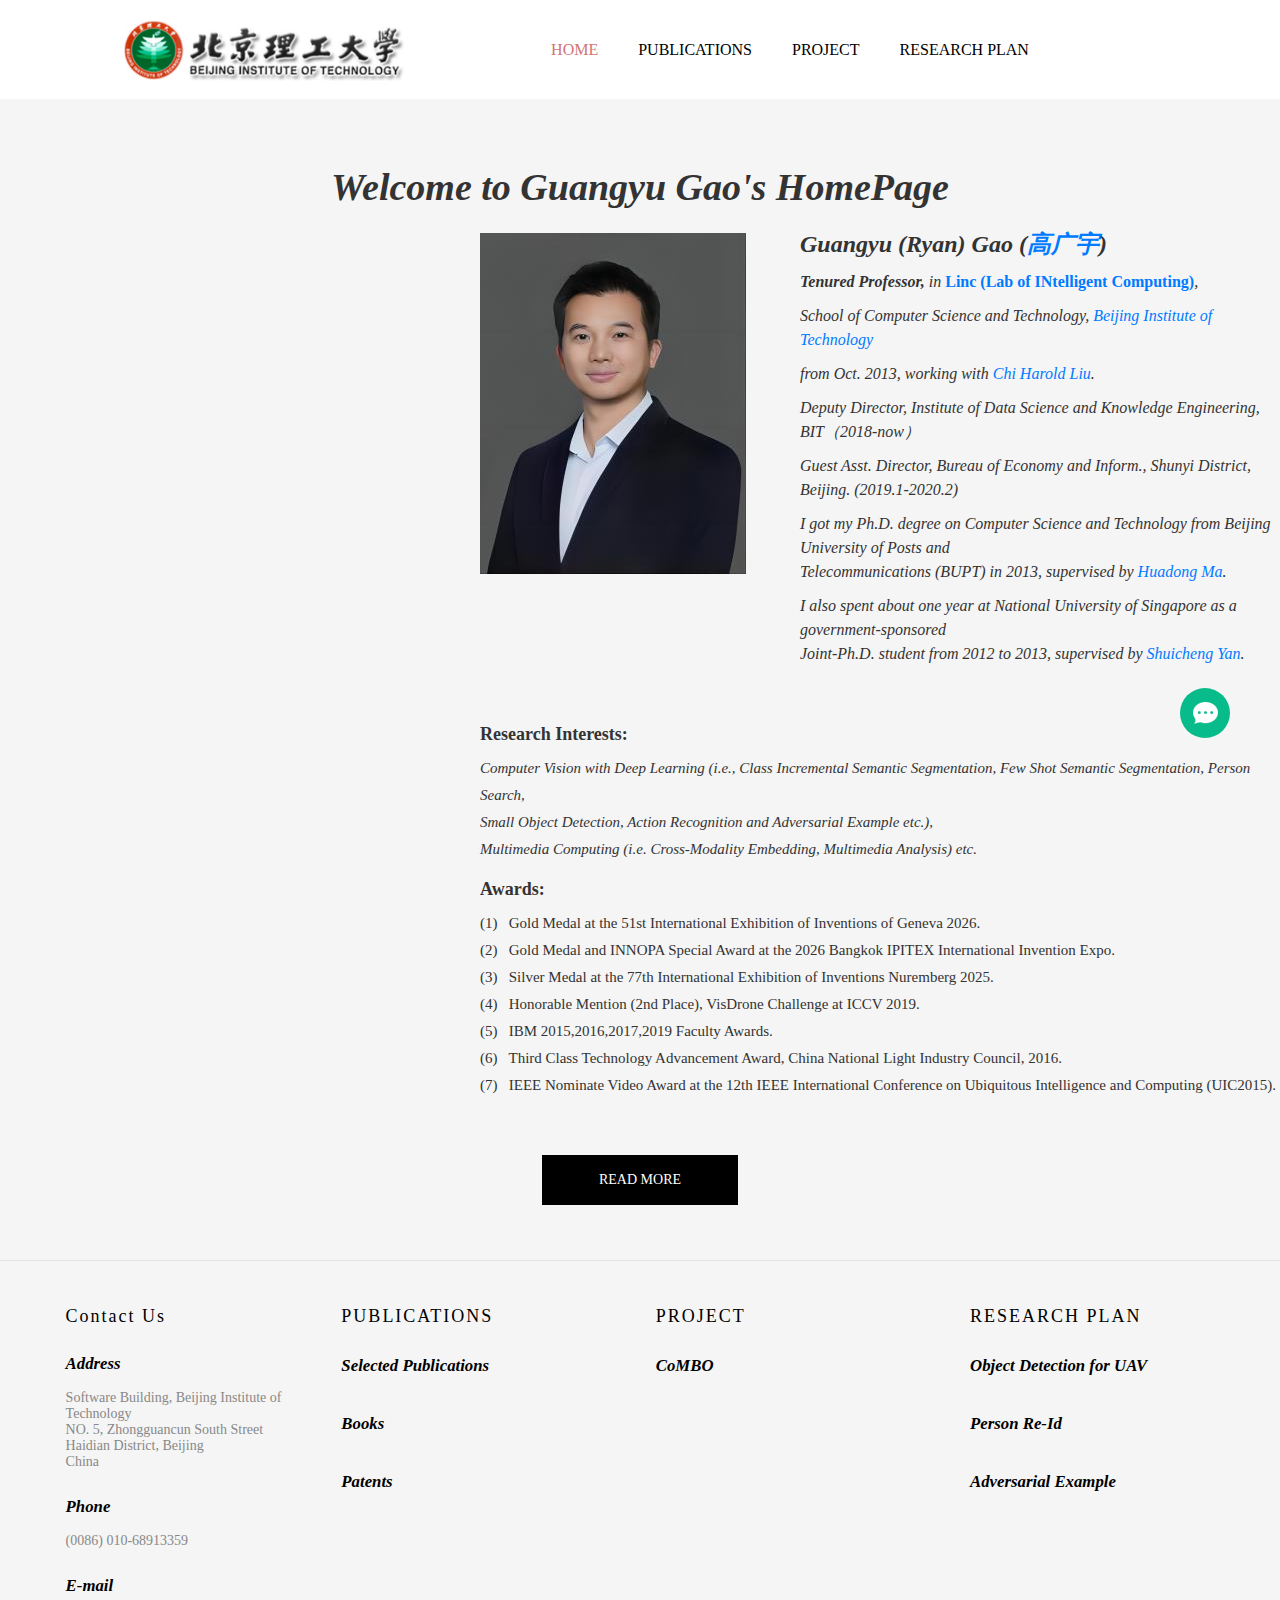
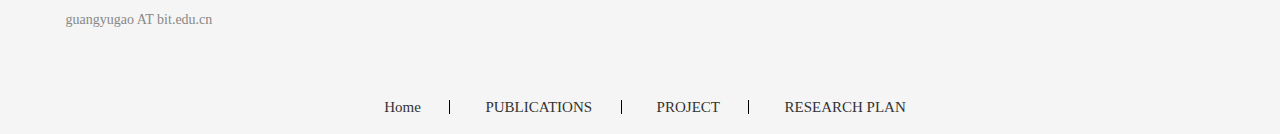
<file: index.html>
<!DOCTYPE HTML>
<html lang="en">
<head>
<meta charset="utf-8">
<meta name="viewport" content="width=device-width; initial-scale=1.0; maximum-scale=1.0; user-scalable=0;" />
<meta name="apple-mobile-web-app-capable" content="yes" />
<meta name="apple-mobile-web-app-status-bar-style" content="black" />
<meta content="telephone=no" name="format-detection" />
<title>_Guangyu Gao's HomePage</title>
<meta name="description" content="Welcome to Guangyu Gao's HomePage" />
<meta name="keywords" content="" />
<link href="favicon.ico" rel="shortcut icon" type="image/x-icon" />
<link href="template/pc/skin/css/style.css" rel="stylesheet" media="screen" type="text/css" />
<link href="template/pc/skin/css/index.css" rel="stylesheet" media="screen" type="text/css" />
<link href="template/pc/skin/css/jquery.bxslider.css" rel="stylesheet" media="screen" type="text/css" />
<script language="javascript" type="text/javascript" src="template/pc/skin/js/jquery-3.7.0.min.js"></script>
<script language="javascript" type="text/javascript" src="template/pc/skin/js/trade.js"></script>
<script language="javascript" type="text/javascript" src="template/pc/skin/js/jquery.bxslider.js"></script>
</head>
<body>
<div class="web_header">
  <div class="header">
    <h1 class="logo fl pic_box"><a href="index.html"><img src="uploads/allimg/20240805/1-240P5205003U5.png" alt="Guangyu Gao's HomePage"/><em></em></a></h1>
    <div class="func">
      <div class="btn search_btn"></div>
      <div class="btn menu_btn"></div>
    </div>
  </div>
  <div class="language trans">
    <div class="close_btn"><span></span></div>
    <div class="content"> </div>
  </div>
  <div class="nav trans">
    <div class="list "> <a href="index.html"  class="title">Home</a> </div>
        <div class="list "> <a href="PUBLICATIONS.html" class="title">PUBLICATIONS</a>  </div>
        <div class="list "> <a href="PROJECT.html" class="title">PROJECT</a>  </div>
        <div class="list "> <a href="RESEARCH_PLAN.html" class="title">RESEARCH PLAN</a>  </div>
     </div>
  <div class="son_nav trans"></div>
  <div class="nav_bg"></div>
</div>
<div class="web_header header_blank"></div>
<script language="javascript" type="text/javascript" src="template/pc/skin/js/m-ss.js"></script>
<div class="headerWrapper relative responsive_pc_header ab_header">
  <div class="header relative clean trans">
    <div class="header_in">
      <a class="logo block middleImg trans fl" href="index.html"> <img src="uploads/allimg/20240805/1-240P5205003U5.png" alt="Guangyu Gao's HomePage"/><span></span> </a>
      <div class="h_right">
        <div class="headerNav">
          <div class="head-nav">
            <div class="n_item"> <a  href="index.html" title="Home" class="active topName block text-over trans"> Home </a> </div>
                        <div class="n_item "> <a  href="PUBLICATIONS.html" title="PUBLICATIONS" class=" topName block text-over trans"> PUBLICATIONS </a>  </div>
                        <div class="n_item "> <a href="PROJECT.html" title="TEACHING" class=" topName block text-over trans"> PROJECT </a>  </div>
                        <div class="n_item "> <a  href="RESEARCH_PLAN.html" title="RESEARCH PLAN" class=" topName block text-over trans"> RESEARCH PLAN </a>  </div>
             </div>
        </div>
      </div>
    </div>
  </div>
</div>

<div class="i_txt">
  <div class="title" style = font-style:italic > Welcome to Guangyu Gao's HomePage </div>
    <br>
<span class='imgPusher' style='float:left;height:0px'></span><span style='display: table;width:259px;position:relative;float:left;max-width:100%;;clear:left;margin-top:0px;*margin-top:0px'><a><img src="template/pc/skin/images/teacher6.jpg" style="margin-top: 5px; margin-bottom: 10px; margin-left: 480px; margin-right: 10px; border-width:0; max-width:100%" alt="Picture" class="galleryImageBorder wsite-image" /></a><span style="display: table-caption; caption-side: bottom; font-size: 90%; margin-top: -10px; margin-bottom: 10px; text-align: center;" class="wsite-caption"></span></span>
<div class="profile-details">
      <h2>Guangyu (Ryan) Gao (<a href="https://cs.bit.edu.cn/szdw/jsml/bssds/609571a0ed5d4c1ebb0808a0bd7c46b8.htm">高广宇</a>)</h2>
      <p><strong>Tenured Professor,</strong> in <em><a href="http://linc.sinaapp.com/">Linc (Lab of INtelligent Computing)</a></em>,</p>
      <p>School of Computer Science and Technology, <a href="http://www.bit.edu.cn">Beijing Institute of Technology</a></p>
      <p>from Oct. 2013, working with <a href="http://haroldliu.weebly.com/">Chi Harold Liu</a>.</p>
      <ul>
        <li>Deputy Director, Institute of Data Science and Knowledge Engineering, BIT（2018-now）</li>
        <li>Guest Asst. Director, Bureau of Economy and Inform., Shunyi District, Beijing. (2019.1-2020.2)</li>
      </ul>
      <ul>
        <li>I got my Ph.D. degree on Computer Science and Technology from Beijing University of Posts and
            <br>Telecommunications (BUPT) in 2013, supervised by <a href="https://kyy.bupt.edu.cn/info/1010/3322.htm">Huadong Ma</a>.</li>
        <li>I also spent about one year at National University of Singapore as a government-sponsored
            <br>Joint-Ph.D. student from 2012 to 2013, supervised by <a href="https://yanshuicheng.info/">Shuicheng Yan</a>.</li>
      </ul>
    </div>
<br>
    <br>
    <br>
    <div class="profile-title">
    <p><strong>Research Interests:</strong>
    </p>
    </div>
    <div class="profile-details1">
    <p>Computer Vision with Deep Learning (i.e., Class Incremental Semantic Segmentation, Few Shot Semantic Segmentation, Person Search, <br>Small Object Detection, Action Recognition and Adversarial Example etc.),
<br>Multimedia Computing (i.e. Cross-Modality Embedding, Multimedia Analysis) etc.
    </p>
    </div>
    <br>
    <div class="profile-title">
    <p><strong>Awards:</strong>
    </p>
    </div>
    <div class="profile-details2">
    <p>
      (1) &nbsp; Gold Medal at the 51st International Exhibition of Inventions of Geneva 2026.<br>
      (2) &nbsp; Gold Medal and INNOPA Special Award at the 2026 Bangkok IPITEX International Invention Expo.<br>
      (3) &nbsp; Silver Medal at the 77th International Exhibition of Inventions Nuremberg 2025.<br>
      (4) &nbsp; Honorable Mention (2nd Place), VisDrone Challenge at ICCV 2019.<br>
      (5) &nbsp; IBM 2015,2016,2017,2019 Faculty Awards.<br>
      (6) &nbsp; Third Class Technology Advancement Award, China National Light Industry Council, 2016.<br>
      (7) &nbsp; IEEE Nominate Video Award at the 12th IEEE International Conference on Ubiquitous Intelligence and Computing (UIC2015).<br>
    </p>
    </div>
    <br>
  <!--
    <div class="profile-title">
    <p><strong>Funded Research Projects:</strong>
    </p>
    </div>
    <div class="profile-details2">
    <p>&bull;&nbsp;&nbsp;<strong>Shanghai Academy of Spaceflight Technology (SAST) Foundation,</strong> "Research on high-speed target detection and recognition of <br>&nbsp;&nbsp;&nbsp;&nbsp;spaceborne neuromorphic system based on visual principles."（SAST基金项目）, <strong>Principal Investigator,</strong> 01/2023~12/2024.<br>
&bull;&nbsp;&nbsp;<strong>National Defense Pre-Research Foundation of China,</strong> "Dim Light Radiance Measurement Research based on Single Photon <br>&nbsp;&nbsp;&nbsp;&nbsp;Avalanche Diode Arrays"（装备预研基金项目）, <strong>Principal Investigator,</strong> 09/2020~8/2022.<br>
&bull;&nbsp;&nbsp;<strong>National Science Foundation of China,</strong> "Research on Pedestrian Understanding in Low-quality Surveillance Videos"（面上项目）,<br> &nbsp;&nbsp;&nbsp;&nbsp;<strong>Principal Investigator,</strong> 01/2020~12/2023.<br>
&bull;&nbsp;&nbsp;<strong>National Science Foundation of China,</strong> "System optimization and management of large data driven service operations -- Taking <br>&nbsp;&nbsp;&nbsp;&nbsp;new energy vehicles as an example"（重大研究计划）, co-PI, 01/2018~12/2021.<br>
&bull;&nbsp;&nbsp;<strong>National Science Foundation of China,</strong> "Research on abnormal detection of industrial control system based on two-way safety<br> &nbsp;&nbsp;&nbsp;&nbsp;baseline"（面上项目）, co-PI, 01/2018~12/2020.<br>
&bull;&nbsp;&nbsp;<strong>National Science Foundation of China,</strong> "Evolutionary Learning for Celebrity Dataset Construction and Identification with Video<br>&nbsp;&nbsp;&nbsp;&nbsp;Context", Principal Investigator, 01/2015 ~ 12/2017.<br>
&bull;&nbsp;&nbsp;<strong>IBM 2017 Faculty Award,</strong>"Large Scale Short Video Dataset Construction with LinuxOne", <strong>Principal Investigator,</strong> 9/2017-3/2018.<br>
&bull;&nbsp;&nbsp;<strong>IBM Visiting Scholarship,</strong> "Video Cognitive Learning Research with LinuxONE in Big data Environment", <strong>Principal Investigator,</strong><br> &nbsp;&nbsp;&nbsp;&nbsp;09/2016 ~ 12/2016.
    </p>
    </div>
-->
  <a href="https://guangyugao.weebly.com/" class="read_more">Read More</a> </div>
<div class="i_collect">   <div class="clear"></div>
</div>
<div id="footer">
  <div class="footer_top wrap">
    <div class="f_left fl">
  <div class="f_item">
    <div class="f_title"> Contact Us <em></em> </div>
    <div class="f_contact">
      <address class="row">
          <strong class="label"> Address</strong><br>
          <br>
          <i>Software Building, Beijing Institute of Technology<br>
        NO. 5, Zhongguancun South Street<br>
        Haidian District, Beijing<br>
        China</i>
      </address>
      <div class="row">
        <strong class="label">Phone</strong> <br>
          <br>
          <i>(0086) 010-68913359</i>
      </div>
      <div class="row">
        <strong class="label">E-mail</strong> <br>
          <br>
          <a href="mailto:guangyugao@bit.edu.cn"><i>guangyugao AT bit.edu.cn</i></a>
      </div>
    </div>
  </div>
</div>

    <div class="f_right fr">       <div class="f_item fl">
        <div class="f_title">PUBLICATIONS<em></em></div>
        <div class="list"><a  style="text-indent: 0;"><strong class="label">Selected Publications</strong></a>
        <div class="list"><a  style="text-indent: 0;"><strong class="label">Books</strong></a></div>
        <div class="list"><a  style="text-indent: 0;"><strong class="label">Patents</strong></a></div>
      </div>
    </div>
            <div class="f_item fl">
        <div class="f_title">PROJECT<em></em></div>
        <div class="list"><a style="text-indent: 0;"><strong class="label">CoMBO</strong></a></div>
      </div>
            <div class="f_item fl share_menu">
        <div class="f_title">RESEARCH PLAN</div>
                <div class="list"><a  style="text-indent: 0;"><strong class="label">Object Detection for UAV</strong></a></div>
        <div class="list"><a  style="text-indent: 0;"><strong class="label">Person Re-Id</strong></a></div>
         <div class="list"><a  style="text-indent: 0;"><strong class="label">Adversarial Example </strong></a></div>
      </div>
      </div>
      <div class="clear"></div>
    </div>
    <div class="clear"></div>
    <div class="link">
      <div class="item"><a href="index.html"  title="Home">Home</a></div>
            <div class="item"><a href="PUBLICATIONS.html" title="PUBLICATIONS">PUBLICATIONS</a></div>
            <div class="item"><a href="PROJECT.html" title="TEACHING">PROJECT</a></div>
            <div class="item"><a href="RESEARCH_PLAN.html" title="RESEARCH PLAN">RESEARCH PLAN</a></div>
       </div>
  </div>
</div>
<div id="chat_window">
  <div class="chat_box is_respon">
    <div class="box trans_05">
      <div class="box_area">
        <div class="chat_item chat_qq">
          <div class="abs">
            <div class="more_box"> <a rel="nofollow" href="http://wpa.qq.com/msgrd?v=3&uin=2242452056&menu=yes" target="_blank" class="item"> Kai </a> </div>
          </div>
        </div>
        <div class="chat_item chat_email">
          <div class="abs">
            <div class="more_box"> <a rel="nofollow" href="mailto:guangyugao@bit.edu.cn" class="item"> Gao </a></div>
          </div>
        </div>
          <div class="chat_item chat_twitter">
          <div class="abs">
            <div class="more_box"> <a rel="nofollow" href="https://x.com/BreezeSnow" class="item"> Gao </a></div>
          </div>
        </div>
         <div class="chat_item chat_facebook">
          <div class="abs">
            <div class="more_box"> <a rel="nofollow" href="https://www.facebook.com/gao.ryan.3" class="item"> Gao </a></div>
          </div>
        </div>
      </div>
      <span class="chat_close"></span> </div>
    <div class="chat_box_menu"> <a href="javascript:;" class="more default_show"></a> <a href="javascript:;" id="go_top" class="top trans_05"></a> </div>
  </div>
</div>
<!-- 应用插件标签 start --> 
  
<!-- 应用插件标签 end -->
</body>
</html>
</file>
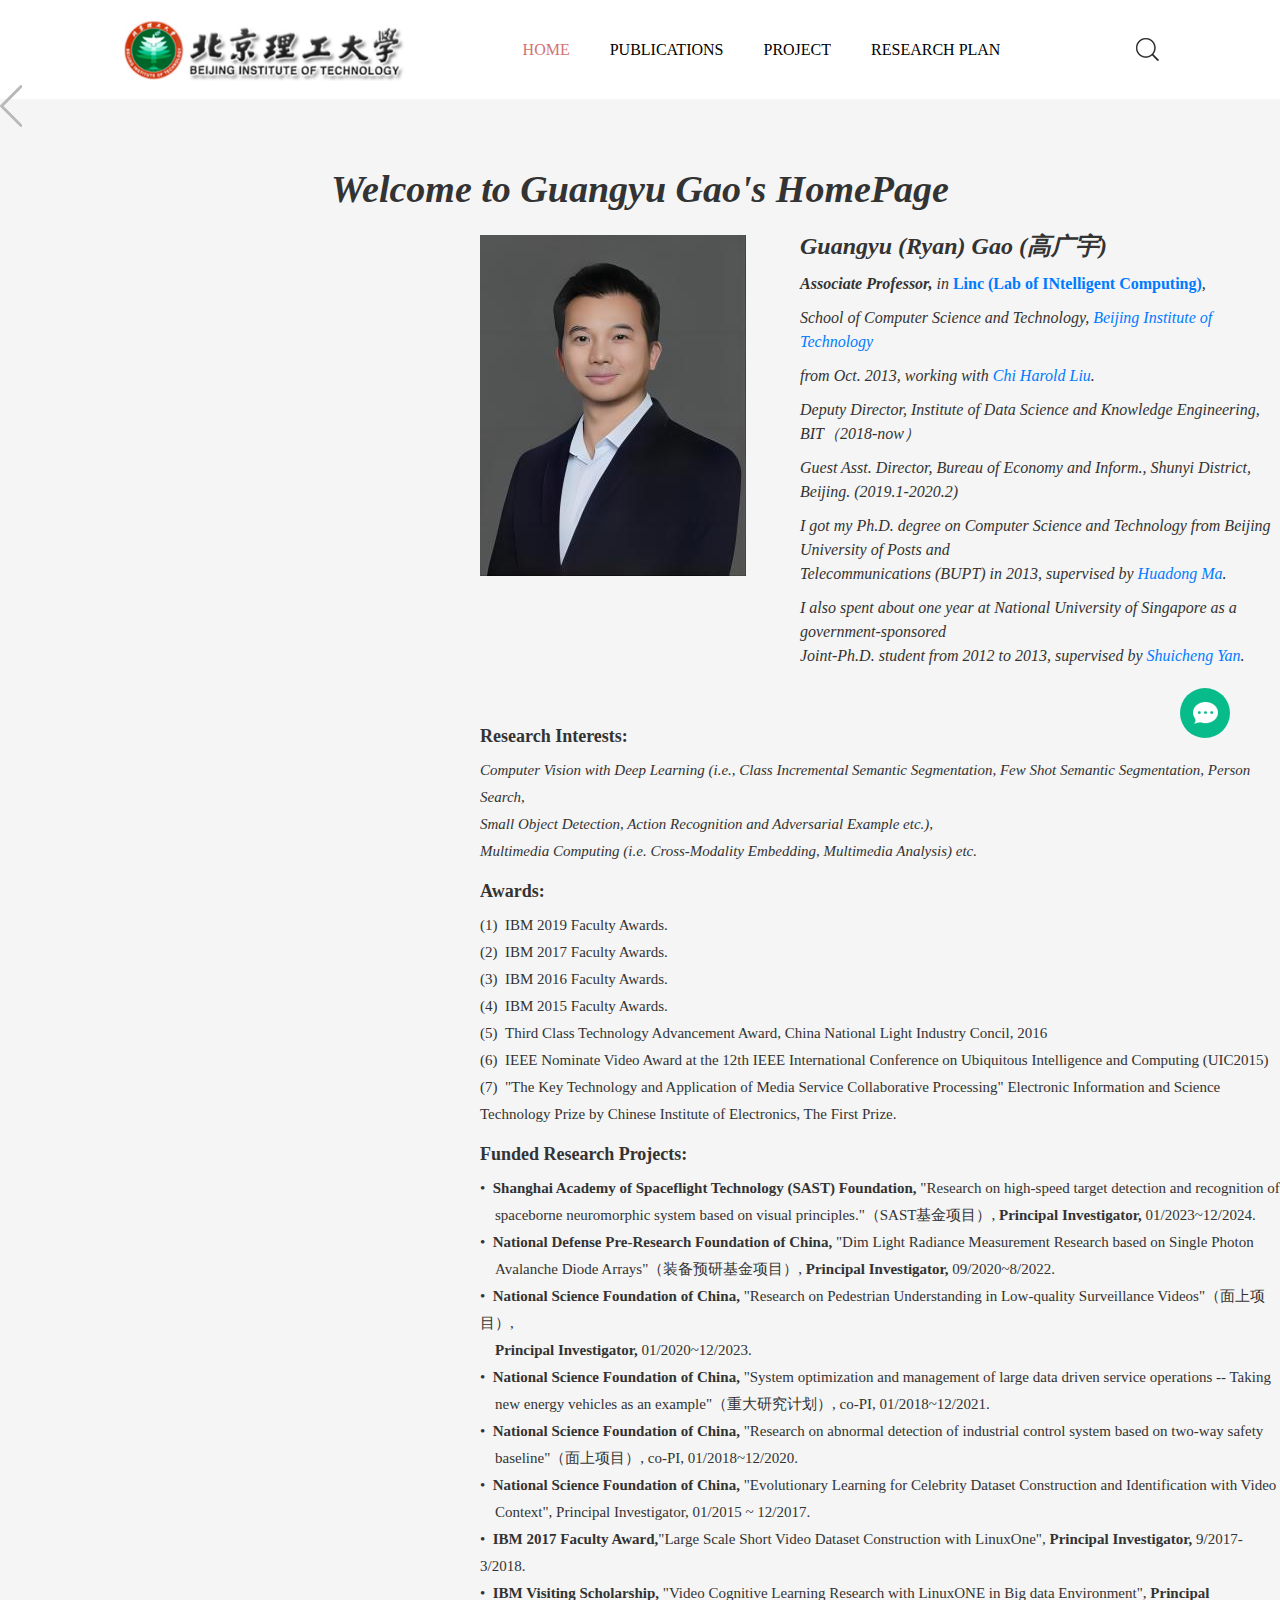
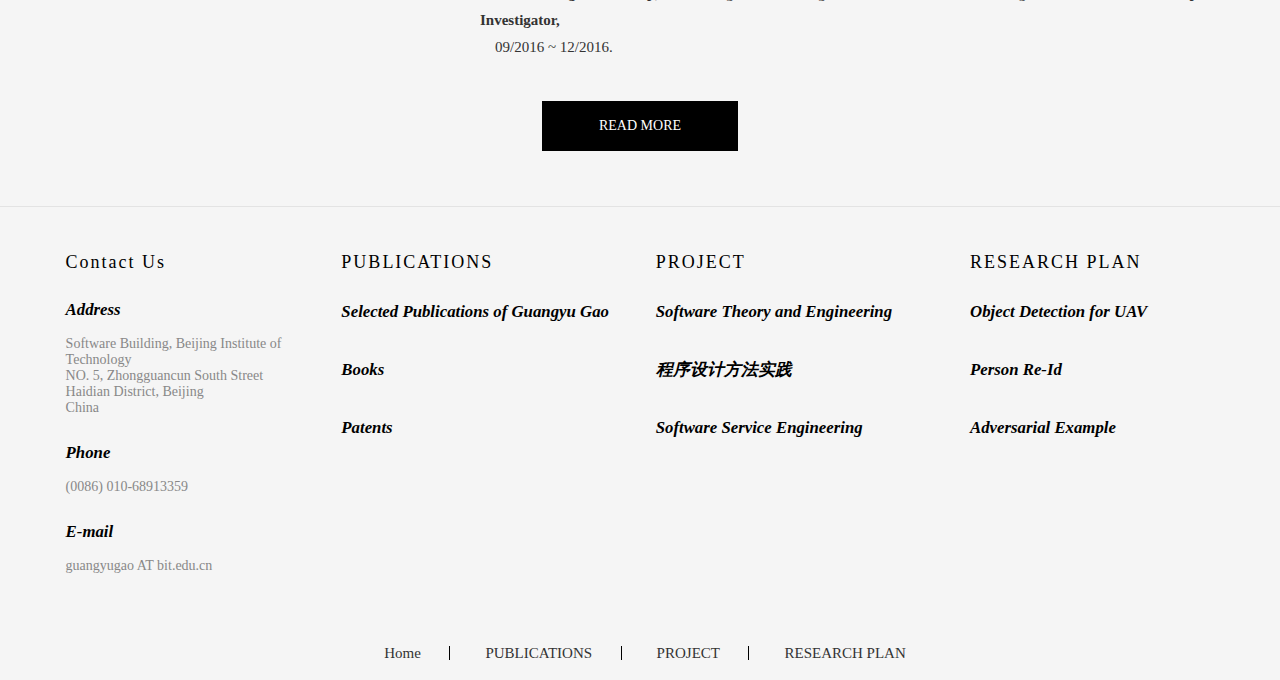
<file: guangyugao-master.com/index.html>
<!DOCTYPE HTML>
<html lang="en">
<head>
<meta charset="utf-8">
<meta name="viewport" content="width=device-width; initial-scale=1.0; maximum-scale=1.0; user-scalable=0;" />
<meta name="apple-mobile-web-app-capable" content="yes" />
<meta name="apple-mobile-web-app-status-bar-style" content="black" />
<meta content="telephone=no" name="format-detection" />
<title>_Guangyu Gao's HomePage</title>
<meta name="description" content="Welcome to Guangyu Gao's HomePage" />
<meta name="keywords" content="" />
<link href="favicon.ico" rel="shortcut icon" type="image/x-icon" />
<link href="template/pc/skin/css/style.css" rel="stylesheet" media="screen" type="text/css" />
<link href="template/pc/skin/css/index.css" rel="stylesheet" media="screen" type="text/css" />
<link href="template/pc/skin/css/jquery.bxslider.css" rel="stylesheet" media="screen" type="text/css" />
<script language="javascript" type="text/javascript" src="template/pc/skin/js/jquery-3.7.0.min.js"></script>
<script language="javascript" type="text/javascript" src="template/pc/skin/js/trade.js"></script>
<script language="javascript" type="text/javascript" src="template/pc/skin/js/jquery.bxslider.js"></script>
</head>
<body>
<div class="web_header">
  <div class="header">
    <h1 class="logo fl pic_box"><a href="index.html"><img src="uploads/allimg/20240805/1-240P5205003U5.png" alt="Guangyu Gao's HomePage"/><em></em></a></h1>
    <div class="func">
      <div class="btn search_btn"></div>
      <div class="btn menu_btn"></div>
    </div>
  </div>
  <div class="resp_search_box trans">
    <div class="close_btn"><span></span></div>
    <div class="clear"></div>
        <form class="search_form" method="get" action="http://guangyugao-master.com/index.php?m=home&amp;c=Search&amp;a=lists" onsubmit="return searchForm();">
      <input type="text" class="" name="keywords" id="keywords" placeholder="Search Our Catalog" />
      <input type="submit" class="" value="" />
      <div class="clear"></div>
      <input type="hidden" name="m" value="home" /><input type="hidden" name="c" value="Search" /><input type="hidden" name="a" value="lists" /><input type="hidden" name="method" value="1" />    </form>
     </div>
  <div class="language trans">
    <div class="close_btn"><span></span></div>
    <div class="content"> </div>
  </div>
  <div class="nav trans">
    <div class="list "> <a href="index.html"  class="title">Home</a> </div>
        <div class="list "> <a href="PUBLICATIONS.html" class="title">PUBLICATIONS</a>  </div>
        <div class="list "> <a href="PROJECT.html" class="title">PROJECT</a>  </div>
        <div class="list "> <a href="RESEARCH_PLAN.html" class="title">RESEARCH PLAN</a>  </div>
     </div>
  <div class="son_nav trans"></div>
  <div class="nav_bg"></div>
</div>
<div class="web_header header_blank"></div>
<script language="javascript" type="text/javascript" src="template/pc/skin/js/m-ss.js"></script>
<div class="headerWrapper relative responsive_pc_header ab_header">
  <div class="header relative clean trans">
    <div class="header_in">
      <div class="right fr">
        <div class="h_icon search-form fl clean"> <a class="search_icon" href="javascript:;" rel="nofollow"></a>           <form class="trans" method="get" action="http://guangyugao-master.com/index.php?m=home&amp;c=Search&amp;a=lists" onsubmit="return searchForm();">
            <input class="text fl" placeholder="No Products!" type="text" name="keywords" id="keywords" value=""/>
            <input type="submit" class="sub_btn fr" value=""/>
            <input type="hidden" name="m" value="home" /><input type="hidden" name="c" value="Search" /><input type="hidden" name="a" value="lists" /><input type="hidden" name="method" value="1" />          </form>
           </div>
      </div>
      <a class="logo block middleImg trans fl" href="index.html"> <img src="uploads/allimg/20240805/1-240P5205003U5.png" alt="Guangyu Gao's HomePage"/><span></span> </a>
      <div class="h_right">
        <div class="headerNav">
          <div class="head-nav">
            <div class="n_item"> <a  href="index.html" title="Home" class="active topName block text-over trans"> Home </a> </div>
                        <div class="n_item "> <a  href="PUBLICATIONS.html" title="PUBLICATIONS" class=" topName block text-over trans"> PUBLICATIONS </a>  </div>
                        <div class="n_item "> <a href="PROJECT.html" title="TEACHING" class=" topName block text-over trans"> PROJECT </a>  </div>
                        <div class="n_item "> <a  href="RESEARCH_PLAN.html" title="RESEARCH PLAN" class=" topName block text-over trans"> RESEARCH PLAN </a>  </div>
             </div>
        </div>
      </div>
    </div>
  </div>
</div>

<div class="index-banner">
  <div class='bxSlide-outter' style='overflow:hidden;margin-left:auto;margin-right:auto; width:1920px; max-width:100%; max-height:900px'>
    <div class='bxslider_1'>  </div>
  </div>
</div>
<div class="i_txt">
  <div class="title" style = font-style:italic > Welcome to Guangyu Gao's HomePage </div>
    <br>
<span class='imgPusher' style='float:left;height:0px'></span><span style='display: table;width:259px;position:relative;float:left;max-width:100%;;clear:left;margin-top:0px;*margin-top:0px'><a><img src="template/pc/skin/images/teacher6.jpg" style="margin-top: 5px; margin-bottom: 10px; margin-left: 480px; margin-right: 10px; border-width:0; max-width:100%" alt="Picture" class="galleryImageBorder wsite-image" /></a><span style="display: table-caption; caption-side: bottom; font-size: 90%; margin-top: -10px; margin-bottom: 10px; text-align: center;" class="wsite-caption"></span></span>
<div class="profile-details">
      <h2>Guangyu (Ryan) Gao (高广宇)</h2>
      <p><strong>Associate Professor,</strong> in <em><a href="http://linc.sinaapp.com/">Linc (Lab of INtelligent Computing)</a></em>,</p>
      <p>School of Computer Science and Technology, <a href="http://www.bit.edu.cn">Beijing Institute of Technology</a></p>
      <p>from Oct. 2013, working with <a href="http://haroldliu.weebly.com/">Chi Harold Liu</a>.</p>
      <ul>
        <li>Deputy Director, Institute of Data Science and Knowledge Engineering, BIT（2018-now）</li>
        <li>Guest Asst. Director, Bureau of Economy and Inform., Shunyi District, Beijing. (2019.1-2020.2)</li>
      </ul>
      <ul>
        <li>I got my Ph.D. degree on Computer Science and Technology from Beijing University of Posts and
            <br>Telecommunications (BUPT) in 2013, supervised by <a href="https://kyy.bupt.edu.cn/info/1010/3322.htm">Huadong Ma</a>.</li>
        <li>I also spent about one year at National University of Singapore as a government-sponsored
            <br>Joint-Ph.D. student from 2012 to 2013, supervised by <a href="https://yanshuicheng.info/">Shuicheng Yan</a>.</li>
      </ul>
    </div>
<br>
    <br>
    <br>
    <div class="profile-title">
    <p><strong>Research Interests:</strong>
    </p>
    </div>
    <div class="profile-details1">
    <p>Computer Vision with Deep Learning (i.e., Class Incremental Semantic Segmentation, Few Shot Semantic Segmentation, Person Search, <br>Small Object Detection, Action Recognition and Adversarial Example etc.),
<br>Multimedia Computing (i.e. Cross-Modality Embedding, Multimedia Analysis) etc.
    </p>
    </div>
    <br>
    <div class="profile-title">
    <p><strong>Awards:</strong>
    </p>
    </div>
    <div class="profile-details2">
    <p>(1) &nbsp;IBM 2019 Faculty Awards.<br>
(2) &nbsp;IBM 2017 Faculty Awards.<br>
(3) &nbsp;IBM 2016 Faculty Awards.<br>
(4) &nbsp;IBM 2015 Faculty Awards.<br>
(5) &nbsp;Third Class Technology Advancement Award, China National Light Industry Concil, 2016<br>
(6) &nbsp;IEEE Nominate Video Award at the 12th IEEE International Conference on Ubiquitous Intelligence and Computing (UIC2015)<br>
(7) &nbsp;"The Key Technology and Application of Media Service Collaborative Processing" Electronic Information and Science Technology Prize by Chinese Institute of Electronics, The First Prize.
    </p>
    </div>
    <br>
    <div class="profile-title">
    <p><strong>Funded Research Projects:</strong>
    </p>
    </div>
    <div class="profile-details2">
    <p>&bull;&nbsp;&nbsp;<strong>Shanghai Academy of Spaceflight Technology (SAST) Foundation,</strong> "Research on high-speed target detection and recognition of <br>&nbsp;&nbsp;&nbsp;&nbsp;spaceborne neuromorphic system based on visual principles."（SAST基金项目）, <strong>Principal Investigator,</strong> 01/2023~12/2024.<br>
&bull;&nbsp;&nbsp;<strong>National Defense Pre-Research Foundation of China,</strong> "Dim Light Radiance Measurement Research based on Single Photon <br>&nbsp;&nbsp;&nbsp;&nbsp;Avalanche Diode Arrays"（装备预研基金项目）, <strong>Principal Investigator,</strong> 09/2020~8/2022.<br>
&bull;&nbsp;&nbsp;<strong>National Science Foundation of China,</strong> "Research on Pedestrian Understanding in Low-quality Surveillance Videos"（面上项目）,<br> &nbsp;&nbsp;&nbsp;&nbsp;<strong>Principal Investigator,</strong> 01/2020~12/2023.<br>
&bull;&nbsp;&nbsp;<strong>National Science Foundation of China,</strong> "System optimization and management of large data driven service operations -- Taking <br>&nbsp;&nbsp;&nbsp;&nbsp;new energy vehicles as an example"（重大研究计划）, co-PI, 01/2018~12/2021.<br>
&bull;&nbsp;&nbsp;<strong>National Science Foundation of China,</strong> "Research on abnormal detection of industrial control system based on two-way safety<br> &nbsp;&nbsp;&nbsp;&nbsp;baseline"（面上项目）, co-PI, 01/2018~12/2020.<br>
&bull;&nbsp;&nbsp;<strong>National Science Foundation of China,</strong> "Evolutionary Learning for Celebrity Dataset Construction and Identification with Video<br>&nbsp;&nbsp;&nbsp;&nbsp;Context", Principal Investigator, 01/2015 ~ 12/2017.<br>
&bull;&nbsp;&nbsp;<strong>IBM 2017 Faculty Award,</strong>"Large Scale Short Video Dataset Construction with LinuxOne", <strong>Principal Investigator,</strong> 9/2017-3/2018.<br>
&bull;&nbsp;&nbsp;<strong>IBM Visiting Scholarship,</strong> "Video Cognitive Learning Research with LinuxONE in Big data Environment", <strong>Principal Investigator,</strong><br> &nbsp;&nbsp;&nbsp;&nbsp;09/2016 ~ 12/2016.
    </p>
    </div>
  <a href="https://guangyugao.weebly.com/" class="read_more">Read More</a> </div>
<div class="i_collect">   <div class="clear"></div>
</div>
<div id="footer">
  <div class="footer_top wrap">
    <div class="f_left fl">
  <div class="f_item">
    <div class="f_title"> Contact Us <em></em> </div>
    <div class="f_contact">
      <address class="row">
          <strong class="label"> Address</strong><br>
          <br>
          <i>Software Building, Beijing Institute of Technology<br>
        NO. 5, Zhongguancun South Street<br>
        Haidian District, Beijing<br>
        China</i>
      </address>
      <div class="row">
        <strong class="label">Phone</strong> <br>
          <br>
          <i>(0086) 010-68913359</i>
      </div>
      <div class="row">
        <strong class="label">E-mail</strong> <br>
          <br>
          <a href="mailto:guangyugao@bit.edu.cn"><i>guangyugao AT bit.edu.cn</i></a>
      </div>
    </div>
  </div>
</div>

    <div class="f_right fr">       <div class="f_item fl">
        <div class="f_title">PUBLICATIONS<em></em></div>
        <div class="list"><a  style="text-indent: 0;"><strong class="label">Selected Publications of Guangyu Gao</strong></a>
        <div class="list"><a  style="text-indent: 0;"><strong class="label">Books</strong></a></div>
        <div class="list"><a style="text-indent: 0;"><strong class="label">Patents</strong></a></div>
      </div>
    </div>
            <div class="f_item fl">
        <div class="f_title">PROJECT<em></em></div>
        <div class="list"><a style="text-indent: 0;"><strong class="label">Software Theory and Engineering</strong></a>
        <div class="list"><a style="text-indent: 0;"><strong class="label">程序设计方法实践</strong></a></div>
           <div class="list"><a style="text-indent: 0;"><strong class="label">Software Service Engineering </strong></a></div>
      </div>
      </div>
            <div class="f_item fl share_menu">
        <div class="f_title">RESEARCH PLAN</div>
                <div class="list"><a  style="text-indent: 0;"><strong class="label">Object Detection for UAV</strong></a></div>
        <div class="list"><a  style="text-indent: 0;"><strong class="label">Person Re-Id</strong></a></div>
         <div class="list"><a  style="text-indent: 0;"><strong class="label">Adversarial Example </strong></a></div>
      </div>
      </div>
      <div class="clear"></div>
    </div>
    <div class="clear"></div>
    <div class="link">
      <div class="item"><a href="index.html"  title="Home">Home</a></div>
            <div class="item"><a href="PUBLICATIONS.html" title="PUBLICATIONS">PUBLICATIONS</a></div>
            <div class="item"><a href="PROJECT.html" title="TEACHING">PROJECT</a></div>
            <div class="item"><a href="RESEARCH_PLAN.html" title="RESEARCH PLAN">RESEARCH PLAN</a></div>
       </div>
  </div>
</div>
<div id="chat_window">
  <div class="chat_box is_respon">
    <div class="box trans_05">
      <div class="box_area">
        <div class="chat_item chat_qq">
          <div class="abs">
            <div class="more_box"> <a rel="nofollow" href="http://wpa.qq.com/msgrd?v=3&uin=2242452056&menu=yes" target="_blank" class="item"> Kai </a> </div>
          </div>
        </div>
        <div class="chat_item chat_email">
          <div class="abs">
            <div class="more_box"> <a rel="nofollow" href="mailto:guangyugao@bit.edu.cn" class="item"> Gao </a></div>
          </div>
        </div>
          <div class="chat_item chat_twitter">
          <div class="abs">
            <div class="more_box"> <a rel="nofollow" href="https://x.com/BreezeSnow" class="item"> Gao </a></div>
          </div>
        </div>
         <div class="chat_item chat_facebook">
          <div class="abs">
            <div class="more_box"> <a rel="nofollow" href="https://www.facebook.com/gao.ryan.3" class="item"> Gao </a></div>
          </div>
        </div>
      </div>
      <span class="chat_close"></span> </div>
    <div class="chat_box_menu"> <a href="javascript:;" class="more default_show"></a> <a href="javascript:;" id="go_top" class="top trans_05"></a> </div>
  </div>
</div>
<!-- 应用插件标签 start --> 
  
<!-- 应用插件标签 end -->
</body>
</html>
</file>
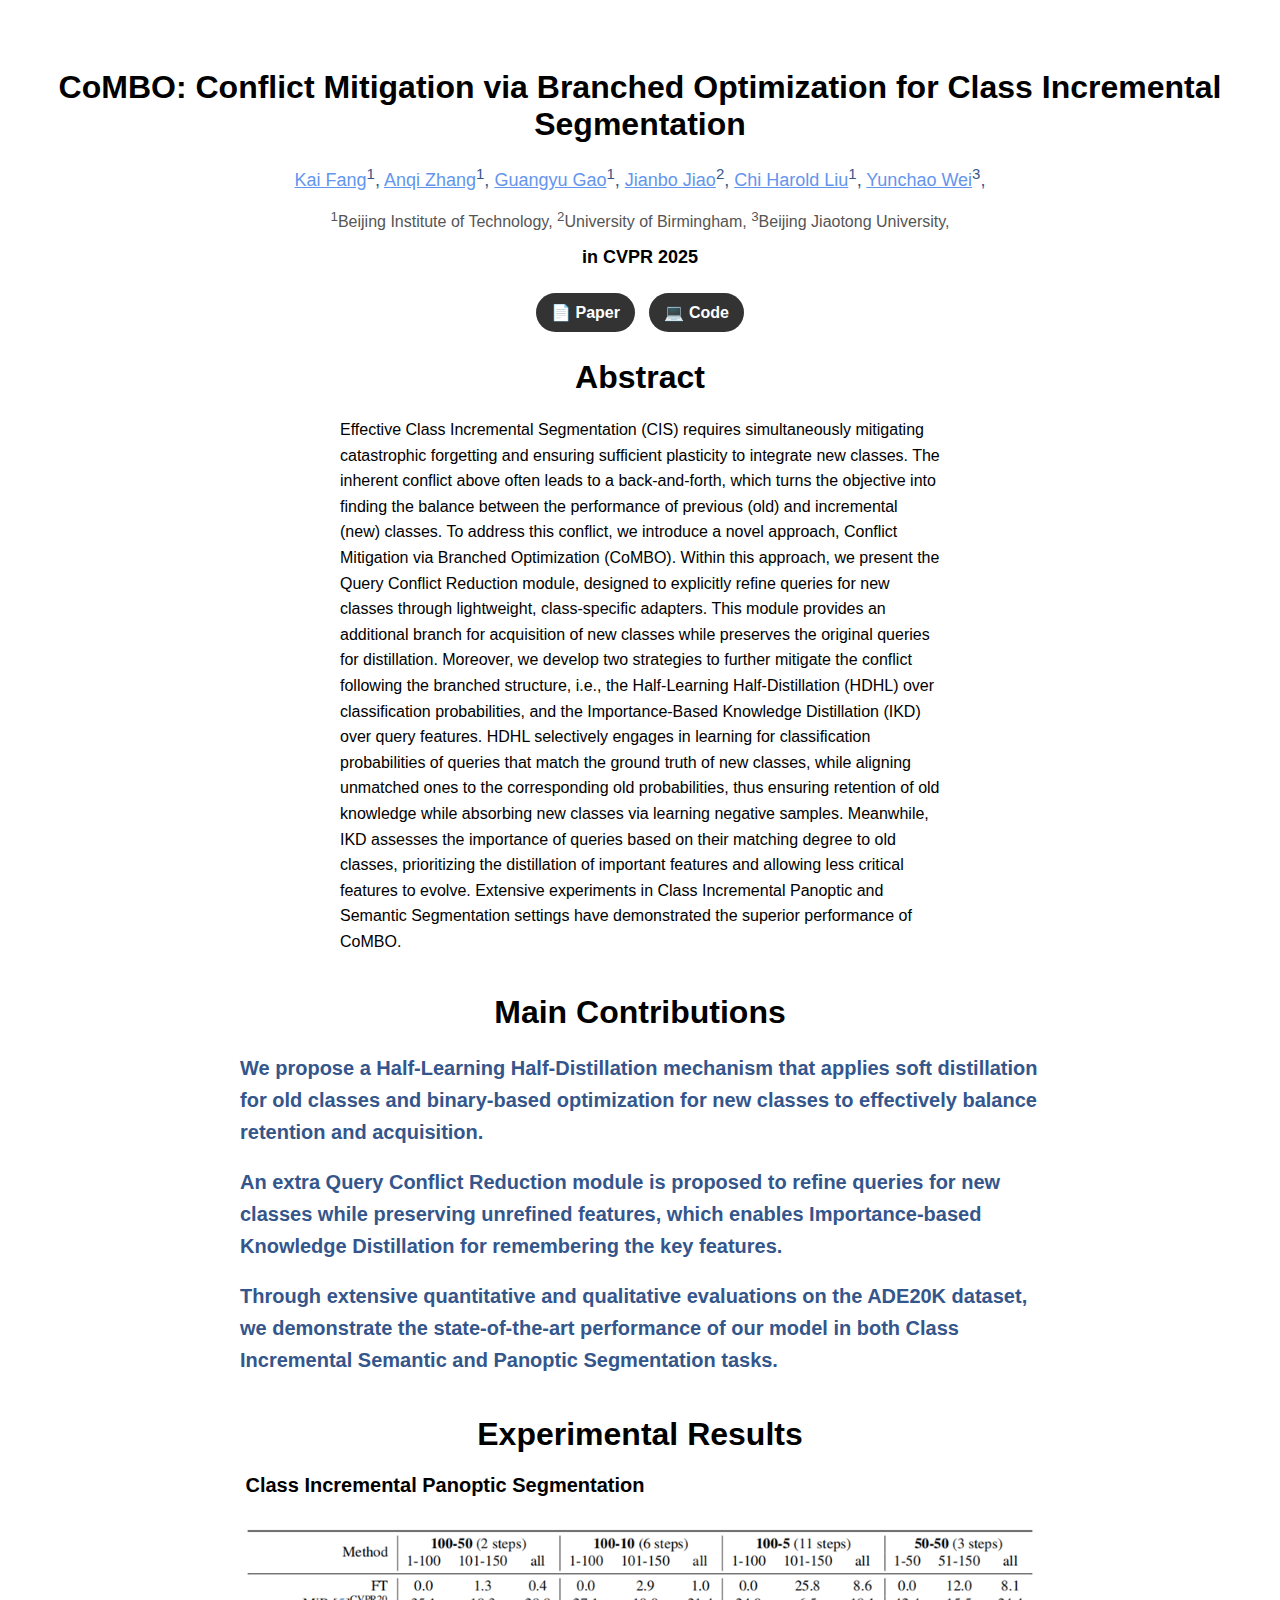
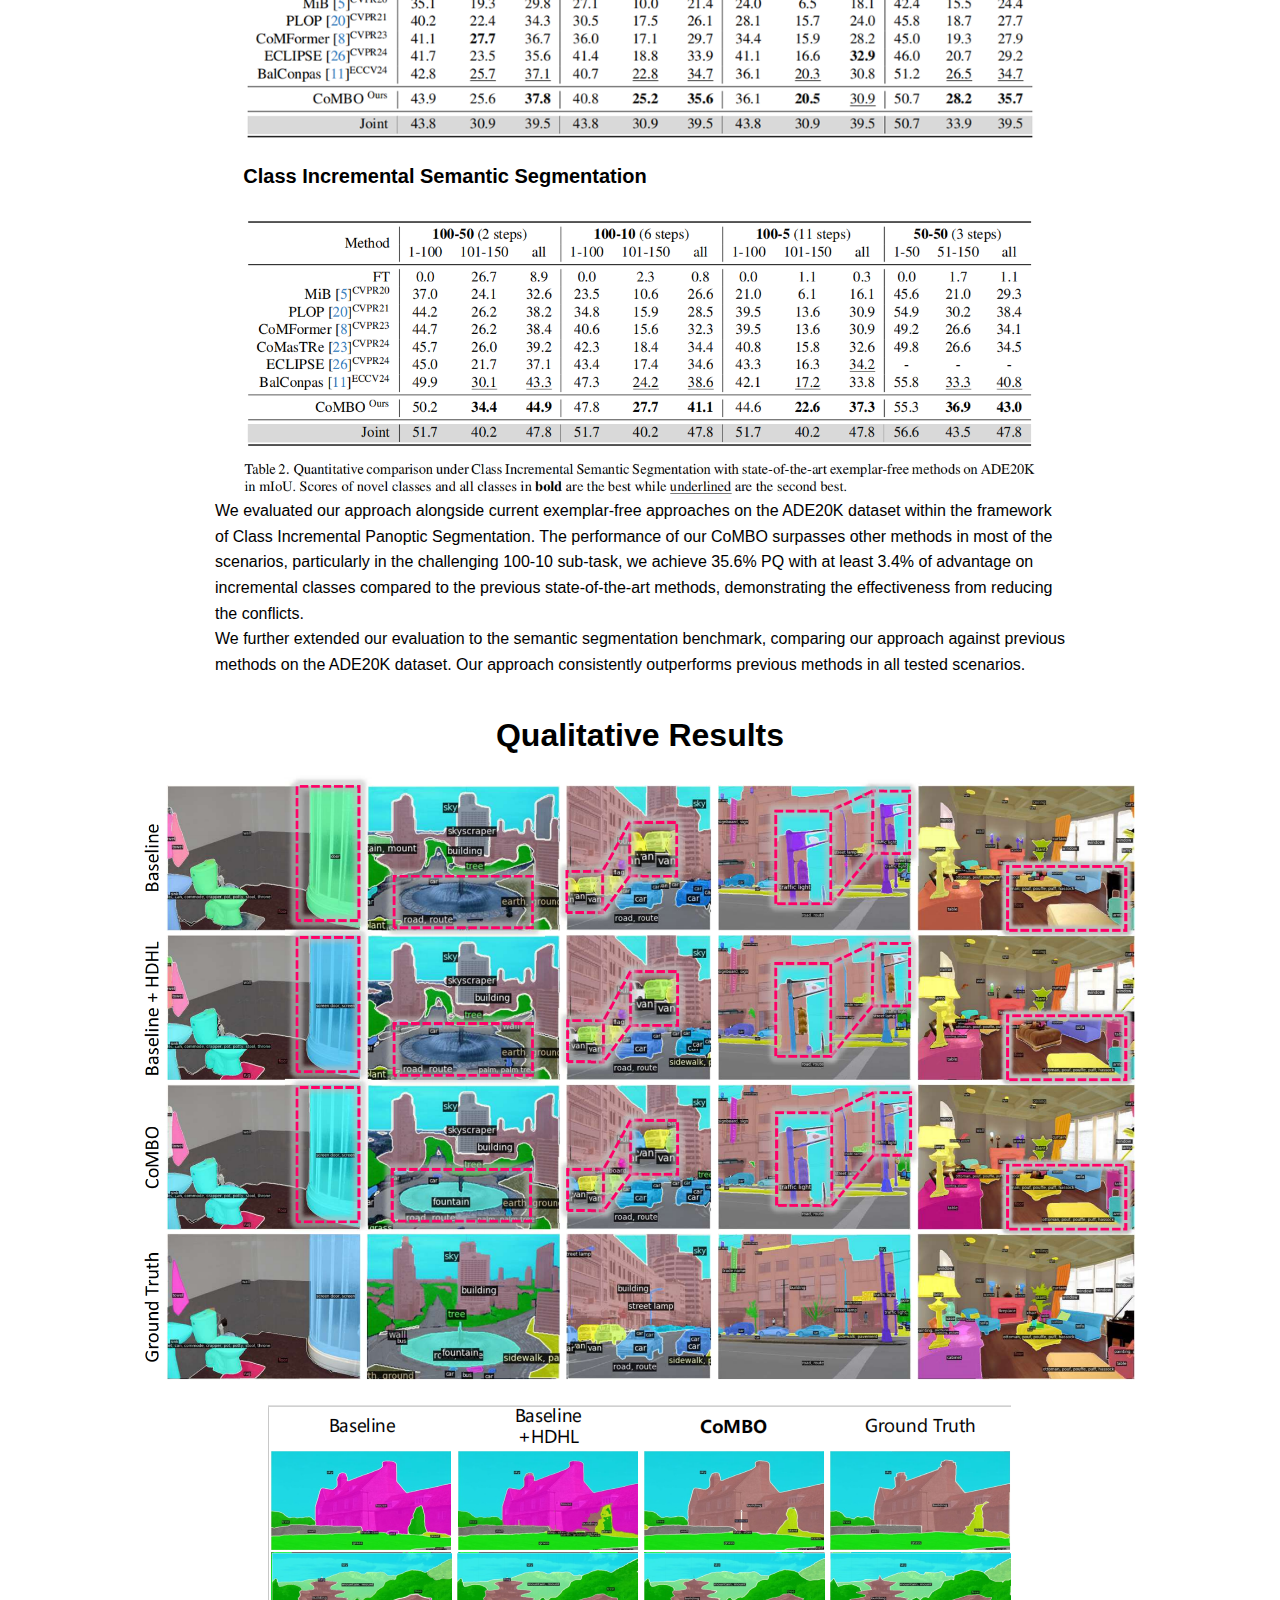
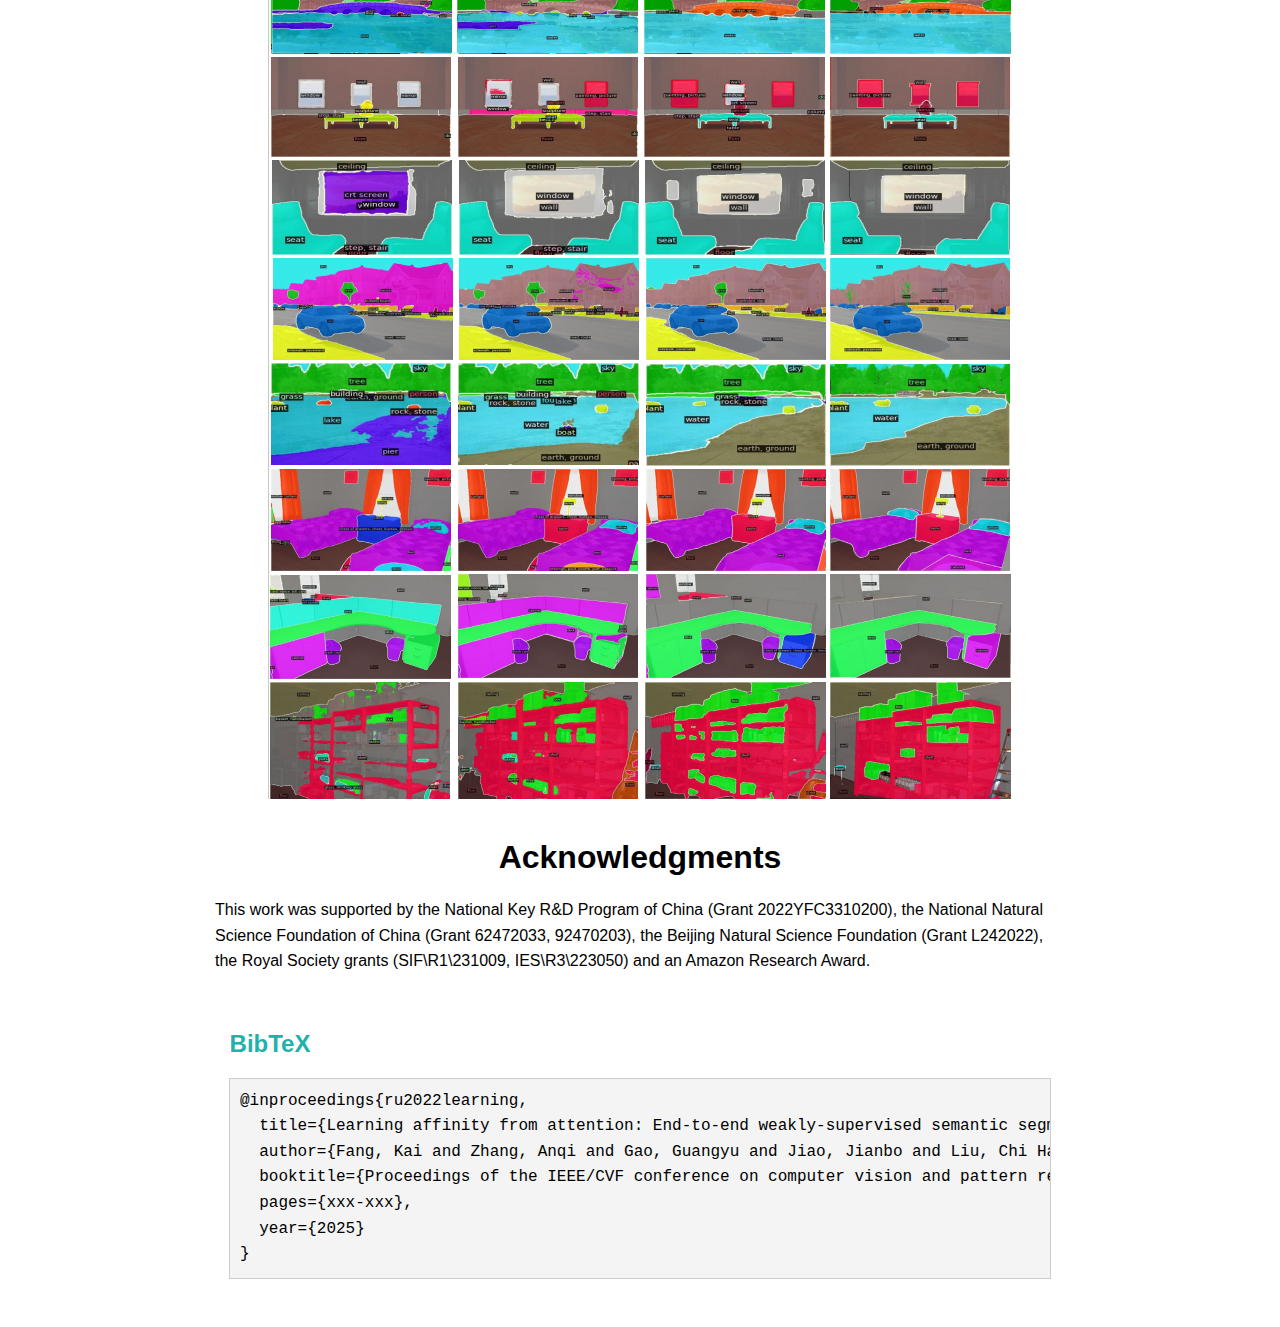
<file: CoMBO.html>
<!DOCTYPE html>
<html lang="en">
<head>
    <meta charset="UTF-8">
    <meta name="viewport" content="width=device-width, initial-scale=1.0">
    <title>Paper Page</title>
    <style>
        body {
            font-family: Arial, sans-serif;
            text-align: center;
            padding: 40px;
        }

        h1 {
            font-size: 32px;
            font-weight: bold;
        }

        h3 {
            font-size: 20px;
            font-weight: bold;
            margin-left: -390px;
        }

        h2 {
            font-size: 24px;
            font-weight: bold;
            color: lightseagreen; /* 标题颜色 */
            margin-left: -740px;
        }

        .authors {
            font-size: 18px;
            color: #34568B;
        }

        .affiliations {
            font-size: 16px;
            color: #555;
            margin-top: 5px;
        }

        .conference {
            font-size: 18px;
            font-weight: bold;
            margin-top: 10px;
        }

        .buttons {
            margin-top: 20px;
        }

        .person-link {
            color: #6495ED;
        }

        .button {
            display: inline-flex;
            align-items: center;
            gap: 8px;
            padding: 10px 15px;
            margin: 5px;
            font-size: 16px;
            font-weight: bold;
            color: white;
            background-color: #333;
            border-radius: 20px;
            text-decoration: none;
        }

        .button:hover {
            background-color: #555;
        }

        .icon {
            width: 16px;
            height: 16px;
        }
        .ack {
            font-size: 16px;
            max-width: 850px;
            margin: 0 auto; /* 使内容居中 */
            text-align: left;
            line-height: 1.6; /* 设置行间距，1.6为推荐值 */
        }
        .ack1 {
            font-size: 20px;
            max-width: 800px;
            font-weight: bold;
            color: #34568B;
            margin: 0 auto; /* 使内容居中 */
            text-align: left;
            line-height: 1.6; /* 设置行间距，1.6为推荐值 */
        }

        .abstract {
            font-size: 16px;
            max-width: 600px;
            margin: 0 auto; /* 使内容居中 */
            text-align: left;
            line-height: 1.6; /* 设置行间距，1.6为推荐值 */
        }
        pre {
            background-color: #f4f4f4; /* 背景颜色 */
            font-size: 16px;
            border: 1px solid #ccc; /* 边框样式 */
            padding: 10px; /* 内边距 */
            text-align: left;
            margin: 0 auto; /* 使内容居中 */
            overflow: auto; /* 允许滚动 */
            line-height: 1.6; /* 设置行间距，1.6为推荐值 */
            max-width: 800px;
        }
         img {
            height: auto; /* 高度自动调整以保持纵横比 */
            display: block; /* 将图片设置为块级元素 */
             margin: 0 auto; /* 使内容居中 */
             max-width: 800px;
        }
        .img1 {
            height: auto; /* 高度自动调整以保持纵横比 */
            display: block; /* 将图片设置为块级元素 */
             margin: 0 auto; /* 使内容居中 */
             max-width: 1000px;
        }
        .img2 {
            height: auto; /* 高度自动调整以保持纵横比 */
            display: block; /* 将图片设置为块级元素 */
             margin: 0 auto; /* 使内容居中 */
             max-width: 1200px;
        }
    </style>
</head>
<body>

    <h1>CoMBO: Conflict Mitigation via Branched Optimization for Class Incremental Segmentation</h1>

    <p class="authors">
        <a href="#" class="person-link">Kai Fang</a><sup>1</sup>,
        <a href="#" class="person-link">Anqi Zhang</a><sup>1</sup>,
        <a href="http://guangyugao-master.cn/" class="person-link">Guangyu Gao</a><sup>1</sup>,
        <a href="https://jianbojiao.com/" class="person-link">Jianbo Jiao</a><sup>2</sup>,
        <a href="https://cs.bit.edu.cn/szdw/jsml/bssds/e99eddb6f93f4c1f9388bea0b4f9979e.htm" class="person-link">Chi Harold Liu</a><sup>1</sup>,
        <a href="https://weiyc.github.io/" class="person-link">Yunchao Wei</a><sup>3</sup>,
    </p>

    <p class="affiliations">
        <sup>1</sup>Beijing Institute of Technology,
        <sup>2</sup>University of Birmingham,
        <sup>3</sup>Beijing Jiaotong University,
    </p>

    <p class="conference">in CVPR 2025</p>

    <div class="buttons">
        <a href="https://arxiv.org/abs/2407.09838" class="button">📄 Paper</a>
        <a href="https://github.com/KaiXu47/CoMBO" class="button">💻 Code</a>
    </div>
    <h1>Abstract</h1>
    <p class="abstract">Effective Class Incremental Segmentation (CIS) requires simultaneously mitigating catastrophic forgetting and ensuring sufficient plasticity to integrate new classes.
The inherent conflict above often leads to a back-and-forth, which turns the objective into finding the balance between the performance of previous (old) and incremental (new) classes.
To address this conflict, we introduce a novel approach, Conflict Mitigation via Branched Optimization (CoMBO).
Within this approach, we present the Query Conflict Reduction module, designed to explicitly refine queries for new classes through lightweight, class-specific adapters.
This module provides an additional branch for acquisition of new classes while preserves the original queries for distillation.
Moreover, we develop two strategies to further mitigate the conflict following the branched structure,
i.e., the Half-Learning Half-Distillation (HDHL) over classification probabilities, and the Importance-Based Knowledge Distillation (IKD) over query features.
HDHL selectively engages in learning for classification probabilities of queries that match the ground truth of new classes, while aligning unmatched ones to the corresponding old probabilities, thus ensuring retention of old knowledge while absorbing new classes via learning negative samples.
Meanwhile, IKD assesses the importance of queries based on their matching degree to old classes, prioritizing the distillation of important features and allowing less critical features to evolve.
Extensive experiments in Class Incremental Panoptic and Semantic Segmentation settings have demonstrated the superior performance of CoMBO.
</p>
<br>
    <h1>Main Contributions</h1>
    <p class="ack1">We propose a Half-Learning Half-Distillation mechanism that applies soft distillation for old classes and binary-based optimization for new classes to effectively balance retention and acquisition.</p>
    <br>
    <p class="ack1">An extra Query Conflict Reduction module is proposed to refine queries for new classes while preserving unrefined features, which enables Importance-based Knowledge Distillation for remembering the key features.</p>
    <br>
    <p class="ack1">Through extensive quantitative and qualitative evaluations on the ADE20K dataset, we demonstrate the state-of-the-art performance of our model in both Class Incremental Semantic and Panoptic Segmentation tasks.</p>
    <br>
    <h1>Experimental Results</h1>
    <h3>Class Incremental Panoptic Segmentation</h3>
    <img src="https://guangyu-ryan.github.io/guangyugao-master.com/template/pc/skin/images/CIPS.png" alt="CIPS">
    <h3>Class Incremental Semantic Segmentation</h3>
    <img src="https://guangyu-ryan.github.io/guangyugao-master.com/template/pc/skin/images/CISS.png" alt="CISS">
    <p class="ack">We evaluated our approach alongside current exemplar-free approaches on the ADE20K dataset within the framework of Class Incremental Panoptic Segmentation.
The performance of our CoMBO surpasses other methods in most of the scenarios, particularly in the challenging 100-10 sub-task, we achieve 35.6% PQ with at least 3.4% of advantage on incremental classes compared to the previous state-of-the-art methods, demonstrating the effectiveness from reducing the conflicts.
<br>
        We further extended our evaluation to the semantic segmentation benchmark, comparing our approach against previous methods on the ADE20K dataset.
Our approach consistently outperforms previous methods in all tested scenarios. </p>
    <br>
    <h1>Qualitative Results</h1>
    <img class="img1" src="https://guangyu-ryan.github.io/guangyugao-master.com/template/pc/skin/images/qualitative.png" alt="CIPS">
    <br>
    <img class="img2" src="https://guangyu-ryan.github.io/guangyugao-master.com/template/pc/skin/images/sem_qual.png" alt="CIPS">
    <br>
    <h1>Acknowledgments</h1>
    <p class="ack">This work was supported by the National Key R&D Program of China (Grant 2022YFC3310200), the National
Natural Science Foundation of China (Grant 62472033,
92470203), the Beijing Natural Science Foundation (Grant
L242022), the Royal Society grants (SIF\R1\231009,
IES\R3\223050) and an Amazon Research Award.</p>
    <br>
    <br>
    <h2>BibTeX</h2>
<pre>
@inproceedings{ru2022learning,
  title={Learning affinity from attention: End-to-end weakly-supervised semantic segmentation with transformers},
  author={Fang, Kai and Zhang, Anqi and Gao, Guangyu and Jiao, Jianbo and Liu, Chi Harold and Wei, Yunchao},
  booktitle={Proceedings of the IEEE/CVF conference on computer vision and pattern recognition},
  pages={xxx-xxx},
  year={2025}
}
</pre>
</body>
</html>
</file>
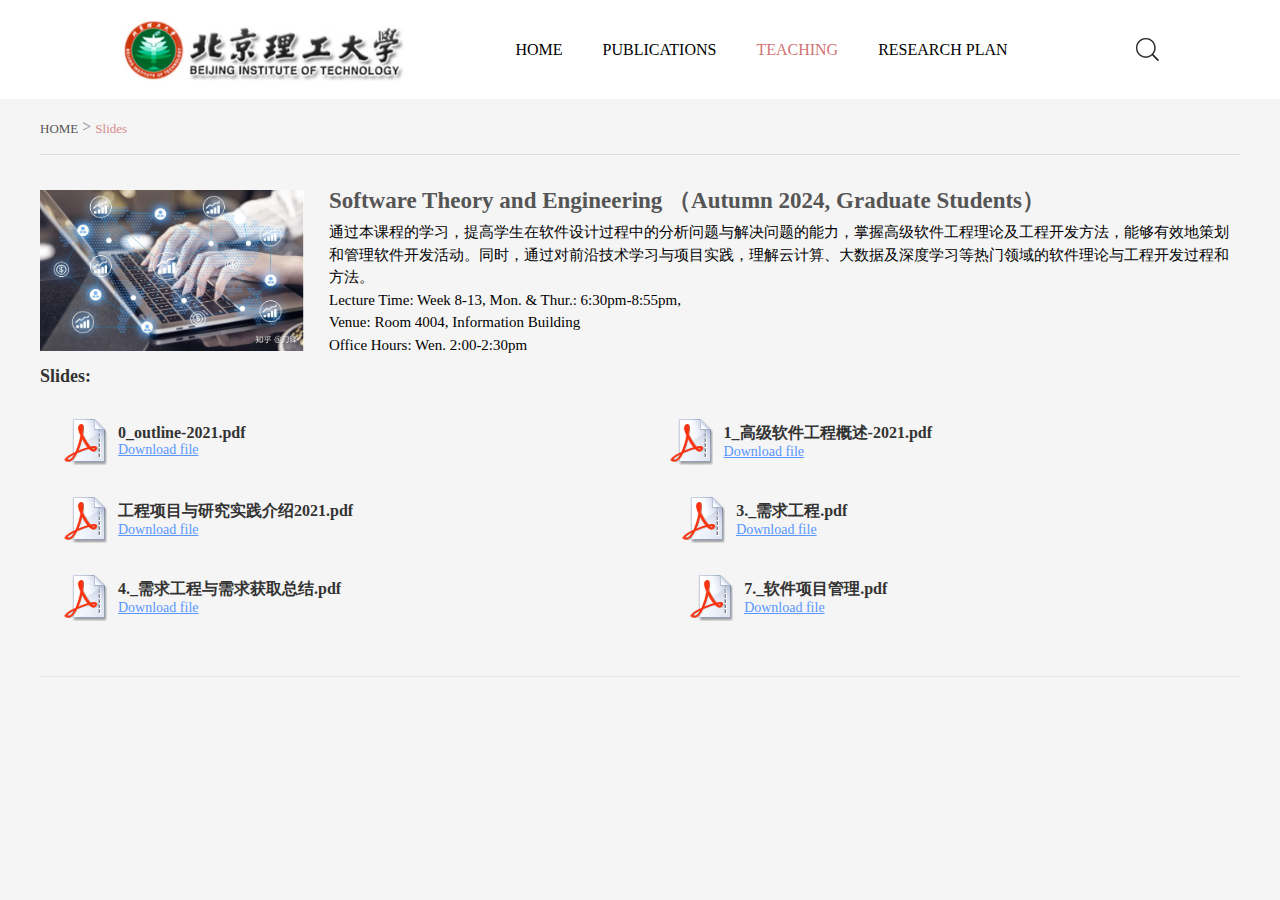
<file: download.html>
<!DOCTYPE HTML>
<html lang="en">
<head>
<meta charset="utf-8">
<meta name="viewport" content="width=device-width; initial-scale=1.0; maximum-scale=1.0; user-scalable=0;" />
<meta name="apple-mobile-web-app-capable" content="yes" />
<meta name="apple-mobile-web-app-status-bar-style" content="black" />
<meta content="telephone=no" name="format-detection" />
<title>TEACHING_Guangyu Gao's HomePage</title>
<meta name="description" content="" />
<meta name="keywords" content="" />
<link href="favicon.ico" rel="shortcut icon" type="image/x-icon" />
<link href="template/pc/skin/css/style.css" rel="stylesheet" media="screen" type="text/css" />
<link href="template/pc/skin/css/jquery.bxslider.css" rel="stylesheet" media="screen" type="text/css" />
<script language="javascript" type="text/javascript" src="template/pc/skin/js/jquery-3.7.0.min.js"></script>
<script language="javascript" type="text/javascript" src="template/pc/skin/js/trade.js"></script>
<script language="javascript" type="text/javascript" src="template/pc/skin/js/jquery.bxslider.js"></script>
</head>
<body>
<div class="web_header">
  <div class="header">
    <h1 class="logo fl pic_box"><a href="index.html"><img src="uploads/allimg/20240805/1-240P5205003U5.png" alt="Guangyu Gao's HomePage"/><em></em></a></h1>
    <div class="func">
      <div class="btn search_btn"></div>
      <div class="btn menu_btn"></div>
    </div>
  </div>
  <div class="resp_search_box trans">
    <div class="close_btn"><span></span></div>
    <div class="clear"></div>
        <form class="search_form" method="get" action="http://guangyugao-master.com/index.php?m=home&amp;c=Search&amp;a=lists" onsubmit="return searchForm();">
      <input type="text" class="" name="keywords" id="keywords" placeholder="Search Our Catalog" />
      <input type="submit" class="" value="" />
      <div class="clear"></div>
      <input type="hidden" name="m" value="home" /><input type="hidden" name="c" value="Search" /><input type="hidden" name="a" value="lists" /><input type="hidden" name="method" value="1" />    </form>
     </div>
  <div class="language trans">
    <div class="close_btn"><span></span></div>
    <div class="content"> </div>
  </div>
  <div class="nav trans">
    <div class="list "> <a href="index.html"  class="title">Home</a> </div>
        <div class="list "> <a href="PUBLICATIONS.html" class="title">PUBLICATIONS</a>  </div>
        <div class="list "> <a href="TEACHING.html" class="title">TEACHING</a>  </div>
        <div class="list "> <a href="RESEARCH_PLAN.html" class="title">RESEARCH PLAN</a>  </div>
     </div>
  <div class="son_nav trans"></div>
  <div class="nav_bg"></div>
</div>
<div class="web_header header_blank"></div>
<script language="javascript" type="text/javascript" src="template/pc/skin/js/m-ss.js"></script>
<div class="headerWrapper relative responsive_pc_header ab_header">
  <div class="header relative clean trans">
    <div class="header_in">
      <div class="right fr">
        <div class="h_icon search-form fl clean"> <a class="search_icon" href="javascript:;" rel="nofollow"></a>           <form class="trans" method="get" action="http://guangyugao-master.com/index.php?m=home&amp;c=Search&amp;a=lists" onsubmit="return searchForm();">
            <input class="text fl" placeholder="No Products!" type="text" name="keywords" id="keywords" value=""/>
            <input type="submit" class="sub_btn fr" value=""/>
            <input type="hidden" name="m" value="home" /><input type="hidden" name="c" value="Search" /><input type="hidden" name="a" value="lists" /><input type="hidden" name="method" value="1" />          </form>
           </div>
      </div>
      <a class="logo block middleImg trans fl" href="index.html"> <img src="uploads/allimg/20240805/1-240P5205003U5.png" alt="Guangyu Gao's HomePage"/><span></span> </a>
      <div class="h_right">
        <div class="headerNav">
          <div class="head-nav">
            <div class="n_item"> <a  href="index.html" title="Home" class=" topName block text-over trans"> Home </a> </div>
                        <div class="n_item "> <a  href="PUBLICATIONS.html" title="PUBLICATIONS" class="topName block text-over trans"> PUBLICATIONS </a>  </div>
                        <div class="n_item "> <a  href="TEACHING.html" title="TEACHING" class=" active topName block text-over trans"> TEACHING </a>  </div>
                        <div class="n_item "> <a  href="RESEARCH_PLAN.html" title="RESEARCH PLAN" class=" topName block text-over trans"> RESEARCH PLAN </a>  </div>
             </div>
        </div>
      </div>
    </div>
  </div>
</div>
<div class="in_ad">
  <div class='bxSlide-outter' style='overflow:hidden;margin-left:auto;margin-right:auto; width:1920px; max-width:100%; max-height:260px'> </div>
</div>
<div id="main" class="w page_detail">
  <div class="web_position clean s1">
    <div class="title">TEACHING</div>
    <div class="position"> <a href='index.html' class=''>HOME</a> &gt; <a href='download.html'>Slides</a></div>
  </div>
  <!--<div class="top_tab">
    <div class="info_cate">  </div>
    <div class="web_position clean s1">
      <div class="title">TEACHING</div>
      <div class="position"> <a href='/' class=''>HOME</a> &gt; <a href='/index.php?m=home&c=Lists&a=index&tid=15'>TEACHING</a></div>
    </div>
    <div class="clear"></div>
  </div>-->
  <div class="web_info_list">     <div class="item">
      <div class="img"><a  title="Selected Publications of Guangyu Gao"><img src="/guangyugao-master.com/template/pc/skin/images/t1.jpg" alt="软件理论与工程 Software Theory and Engineering （Autumn 2019, Graduate Students）"/></a></div>
      <div class="info fr">
        <h3 class="title"><a href='download.html' title="软件理论与工程 Software Theory and Engineering （Autumn 2019, Graduate Students）">Software Theory and Engineering （Autumn 2024, Graduate Students）</a></h3>
        <a  title="Selected Publications of Guangyu Gao" class="desc">通过本课程的学习，提高学生在软件设计过程中的分析问题与解决问题的能力，掌握高级软件工程理论及工程开发方法，能够有效地策划和管理软件开发活动。同时，通过对前沿技术学习与项目实践，理解云计算、大数据及深度学习等热门领域的软件理论与工程开发过程和方法。
<br>Lecture Time: Week 8-13, Mon. & Thur.: 6:30pm-8:55pm,
<br>Venue: Room 4004, Information Building
<br>Office Hours: Wen. 2:00-2:30pm
<br>Hand-in works though Email guangyu.ryan@yahoo.com</a> </div>
      <div class="clear"></div>
      <p style="font-size: 18px; font-weight: bold;">Slides:</p>
<div style="display: flex; gap: 400px; align-items: center; margin: 20px;">
    <div style="display: flex; align-items: center; margin-right: 20px;">
        <img src="/guangyugao-master.com/template/pc/skin/images/pdf.png" alt="PDF Image 1" style="width: 48px; height: auto; margin-right: 10px;margin-top: 10px;">
        <div>
            <div style="font-weight: bold; font-size: 16px;margin-top: 10px;">0_outline-2021.pdf</div>
            <a href="/guangyugao-master.com/template/pc/skin/pdf/1.pdf" style="font-size: 14px; color: #5996ff; text-decoration: underline;">Download file</a>
        </div>
    </div>

    <div style="display: flex; align-items: center;">
        <img src="/guangyugao-master.com/template/pc/skin/images/pdf.png" alt="PDF Image 2" style="width: 48px; height: auto; margin-right: 10px;margin-top: 10px;">
        <div>
            <div style="font-weight: bold; font-size: 16px;margin-top: 10px;">1_高级软件工程概述-2021.pdf</div>
            <a href="/guangyugao-master.com/template/pc/skin/pdf/2.pdf" style="font-size: 14px; color: #5996ff; text-decoration: underline;">Download file</a>
        </div>
    </div>
</div>
<div style="display: flex; gap: 305px; align-items: center; margin: 20px;">
    <div style="display: flex; align-items: center; margin-right: 20px;">
        <img src="/guangyugao-master.com/template/pc/skin/images/pdf.png" alt="PDF Image 1" style="width: 48px; height: auto; margin-right: 10px;margin-top: 10px;">
        <div>
            <div style="font-weight: bold; font-size: 16px;margin-top: 10px;">工程项目与研究实践介绍2021.pdf</div>
            <a href="/guangyugao-master.com/template/pc/skin/pdf/3.pdf" style="font-size: 14px; color: #5996ff; text-decoration: underline;">Download file</a>
        </div>
    </div>

    <div style="display: flex; align-items: center;">
        <img src="/guangyugao-master.com/template/pc/skin/images/pdf.png" alt="PDF Image 2" style="width: 48px; height: auto; margin-right: 10px;margin-top: 10px;">
        <div>
            <div style="font-weight: bold; font-size: 16px;margin-top: 10px;">3._需求工程.pdf</div>
            <a href="/guangyugao-master.com/template/pc/skin/pdf/4.pdf" style="font-size: 14px; color: #5996ff; text-decoration: underline;">Download file</a>
        </div>
    </div>
</div>
      <div style="display: flex; gap: 325px; align-items: center; margin: 20px;">
    <div style="display: flex; align-items: center; margin-right: 20px;">
        <img src="/guangyugao-master.com/template/pc/skin/images/pdf.png" alt="PDF Image 1" style="width: 48px; height: auto; margin-right: 10px;margin-top: 10px;">
        <div>
            <div style="font-weight: bold; font-size: 16px;margin-top: 10px;">4._需求工程与需求获取总结.pdf</div>
            <a href="/guangyugao-master.com/template/pc/skin/pdf/5.pdf" style="font-size: 14px; color: #5996ff; text-decoration: underline;">Download file</a>
        </div>
    </div>

    <div style="display: flex; align-items: center;">
        <img src="/guangyugao-master.com/template/pc/skin/images/pdf.png" alt="PDF Image 2" style="width: 48px; height: auto; margin-right: 10px;margin-top: 10px;">
        <div>
            <div style="font-weight: bold; font-size: 16px;margin-top: 10px;">7._软件项目管理.pdf</div>
            <a href="/guangyugao-master.com/template/pc/skin/pdf/6.pdf" style="font-size: 14px; color: #5996ff; text-decoration: underline;">Download file</a>
        </div>
    </div>
</div>
</div>
    </div>

  </div>
</div>
</body>
</html>
</file>
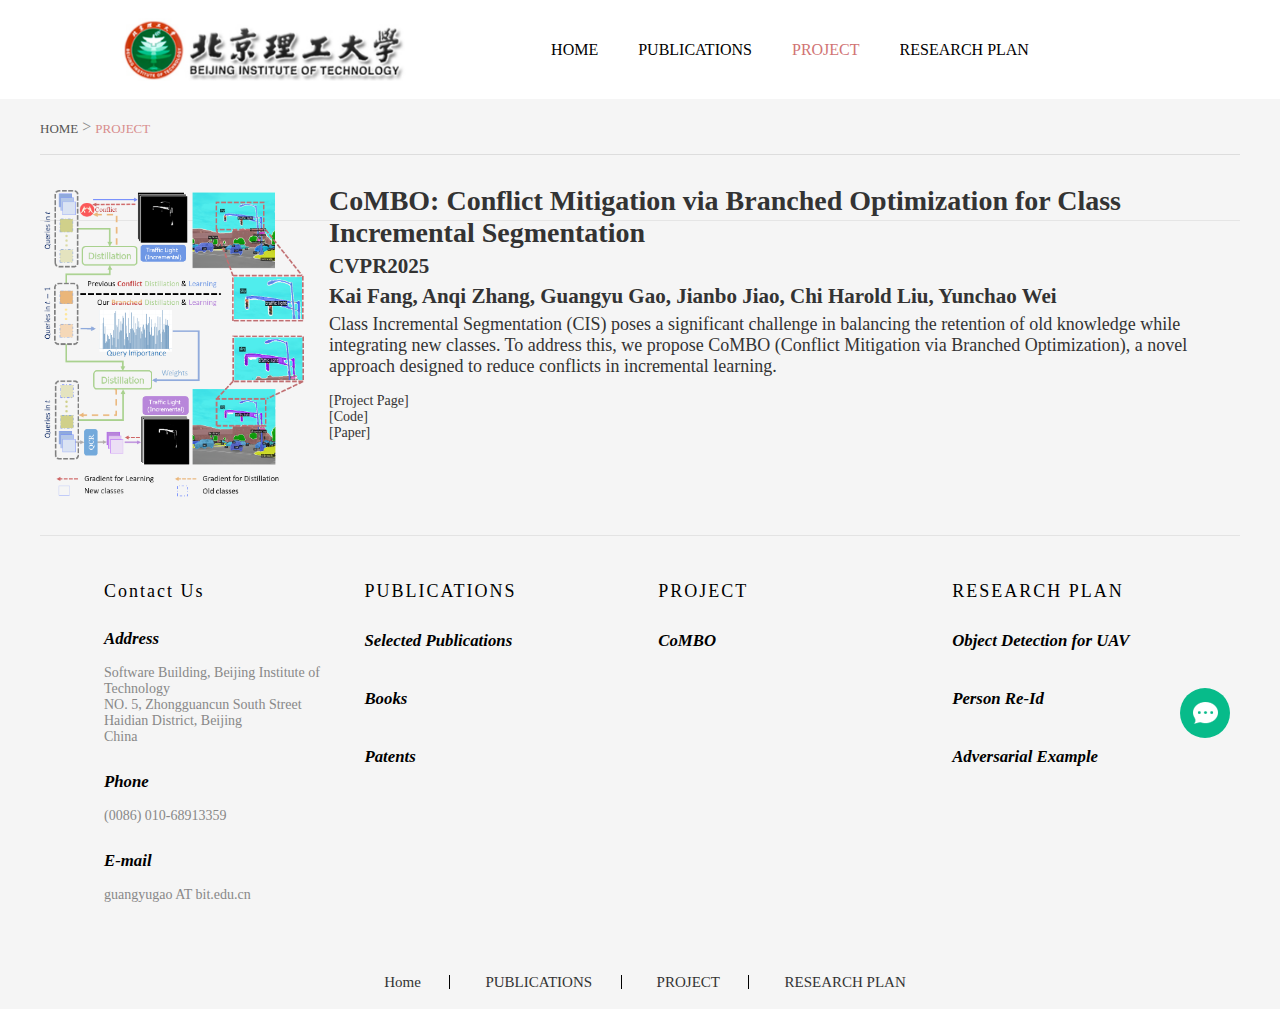
<file: PROJECT.html>
<!DOCTYPE HTML>
<html lang="en">
<head>
<meta charset="utf-8">
<meta name="viewport" content="width=device-width; initial-scale=1.0; maximum-scale=1.0; user-scalable=0;" />
<meta name="apple-mobile-web-app-capable" content="yes" />
<meta name="apple-mobile-web-app-status-bar-style" content="black" />
<meta content="telephone=no" name="format-detection" />
<title>PROJECT_Guangyu Gao's HomePage</title>
<meta name="description" content="" />
<meta name="keywords" content="" />
<link href="favicon.ico" rel="shortcut icon" type="image/x-icon" />
<link href="template/pc/skin/css/style.css" rel="stylesheet" media="screen" type="text/css" />
<link href="template/pc/skin/css/jquery.bxslider.css" rel="stylesheet" media="screen" type="text/css" />
<script language="javascript" type="text/javascript" src="template/pc/skin/js/jquery-3.7.0.min.js"></script>
<script language="javascript" type="text/javascript" src="template/pc/skin/js/trade.js"></script>
<script language="javascript" type="text/javascript" src="template/pc/skin/js/jquery.bxslider.js"></script>
</head>
<body>
<div class="web_header">
  <div class="header">
    <h1 class="logo fl pic_box"><a href="index.html"><img src="uploads/allimg/20240805/1-240P5205003U5.png" alt="Guangyu Gao's HomePage"/><em></em></a></h1>
    <div class="func">
      <div class="btn search_btn"></div>
      <div class="btn menu_btn"></div>
    </div>
  </div>
  <div class="resp_search_box trans">
    <div class="close_btn"><span></span></div>
    <div class="clear"></div>
        <form class="search_form" method="get" action="http://guangyugao-master.com/index.php?m=home&amp;c=Search&amp;a=lists" onsubmit="return searchForm();">
      <input type="text" class="" name="keywords" id="keywords" placeholder="Search Our Catalog" />
      <input type="submit" class="" value="" />
      <div class="clear"></div>
      <input type="hidden" name="m" value="home" /><input type="hidden" name="c" value="Search" /><input type="hidden" name="a" value="lists" /><input type="hidden" name="method" value="1" />    </form>
     </div>
  <div class="language trans">
    <div class="close_btn"><span></span></div>
    <div class="content"> </div>
  </div>
  <div class="nav trans">
    <div class="list "> <a href="index.html"  class="title">Home</a> </div>
        <div class="list "> <a href="PUBLICATIONS.html" class="title">PUBLICATIONS</a>  </div>
        <div class="list "> <a href="PROJECT.html" class="title">PROJECT</a>  </div>
        <div class="list "> <a href="RESEARCH_PLAN.html" class="title">RESEARCH PLAN</a>  </div>
     </div>
  <div class="son_nav trans"></div>
  <div class="nav_bg"></div>
</div>
<div class="web_header header_blank"></div>
<script language="javascript" type="text/javascript" src="template/pc/skin/js/m-ss.js"></script>
<div class="headerWrapper relative responsive_pc_header ab_header">
  <div class="header relative clean trans">
    <div class="header_in">
      <a class="logo block middleImg trans fl" href="index.html"> <img src="uploads/allimg/20240805/1-240P5205003U5.png" alt="Guangyu Gao's HomePage"/><span></span> </a>
      <div class="h_right">
        <div class="headerNav">
          <div class="head-nav">
            <div class="n_item"> <a  href="index.html" title="Home" class=" topName block text-over trans"> Home </a> </div>
                        <div class="n_item "> <a  href="PUBLICATIONS.html" title="PUBLICATIONS" class="topName block text-over trans"> PUBLICATIONS </a>  </div>
                        <div class="n_item "> <a  href="PROJECT.html" title="TEACHING" class=" active topName block text-over trans"> PROJECT </a>  </div>
                        <div class="n_item "> <a  href="RESEARCH_PLAN.html" title="RESEARCH PLAN" class=" topName block text-over trans"> RESEARCH PLAN </a>  </div>
             </div>
        </div>
      </div>
    </div>
  </div>
</div>
<div class="in_ad">
  <div class='bxSlide-outter' style='overflow:hidden;margin-left:auto;margin-right:auto; width:1920px; max-width:100%; max-height:260px'> </div>
</div>
<div id="main" class="w page_detail">
  <div class="web_position clean s1">
    <div class="title">PROJECT</div>
    <div class="position"> <a href='index.html' class=''>HOME</a> &gt; <a href='PROJECT.html'>PROJECT</a></div>
  </div>
  <!--<div class="top_tab">
    <div class="info_cate">  </div>
    <div class="web_position clean s1">
      <div class="title">TEACHING</div>
      <div class="position"> <a href='/' class=''>HOME</a> &gt; <a href='/index.php?m=home&c=Lists&a=index&tid=15'>TEACHING</a></div>
    </div>
    <div class="clear"></div>
  </div>-->
  <div class="web_info_list">
      <div class="item">
      <div class="img"><img src="https://guangyu-ryan.github.io/guangyugao-master.com/template/pc/skin/images/start.png" alt="CoMBO"/></div>
      <div class="info fr">
        <h1 class="title">CoMBO: Conflict Mitigation via Branched Optimization for
Class Incremental Segmentation</h1>
        <h2 class="title">CVPR2025</h2>
         <h2 class="title"> Kai Fang, Anqi Zhang, Guangyu Gao, Jianbo Jiao, Chi Harold Liu, Yunchao Wei</h2>
          <div style="font-size: 18px;">Class Incremental Segmentation (CIS) poses a significant challenge in balancing the retention of old knowledge while integrating new classes. To address this, we propose CoMBO (Conflict Mitigation via Branched Optimization), a novel approach designed to reduce conflicts in incremental learning.</div>
            <br>
          <a href="PixelProjects/CoMBO/CoMBO.html" title="PUBLICATIONS" class="project-link">[Project Page]</a><br>
          <a href="https://github.com/KaiXu47/CoMBO" title="PUBLICATIONS" class="project-link">[Code]</a><br>
         <a href="https://arxiv.org/abs/2407.09838" title="PUBLICATIONS" class="project-link">[Paper]</a>

      <div class="clear"></div>
    </div>
  </div>
</div>
<div id="footer">
  <div class="footer_top wrap">
    <div class="f_left fl">
  <div class="f_item">
    <div class="f_title"> Contact Us <em></em> </div>
    <div class="f_contact">
      <address class="row">
          <strong class="label"> Address</strong><br>
          <br>
          <i>Software Building, Beijing Institute of Technology<br>
        NO. 5, Zhongguancun South Street<br>
        Haidian District, Beijing<br>
        China</i>
      </address>
      <div class="row">
        <strong class="label">Phone</strong> <br>
          <br>
          <i>(0086) 010-68913359</i>
      </div>
      <div class="row">
        <strong class="label">E-mail</strong> <br>
          <br>
          <a href="mailto:guangyugao@bit.edu.cn"><i>guangyugao AT bit.edu.cn</i></a>
      </div>
    </div>
  </div>
</div>

    <div class="f_right fr">       <div class="f_item fl">
        <div class="f_title">PUBLICATIONS<em></em></div>
        <div class="list"><a  style="text-indent: 0;"><strong class="label">Selected Publications</strong></a>
        <div class="list"><a  style="text-indent: 0;"><strong class="label">Books</strong></a></div>
        <div class="list"><a  style="text-indent: 0;"><strong class="label">Patents</strong></a></div>
      </div>
    </div>
            <div class="f_item fl">
        <div class="f_title">PROJECT<em></em></div>
        <div class="list"><a style="text-indent: 0;"><strong class="label">CoMBO</strong></a></div>
      </div>
            <div class="f_item fl share_menu">
        <div class="f_title">RESEARCH PLAN</div>
                <div class="list"><a  style="text-indent: 0;"><strong class="label">Object Detection for UAV</strong></a></div>
        <div class="list"><a  style="text-indent: 0;"><strong class="label">Person Re-Id</strong></a></div>
         <div class="list"><a  style="text-indent: 0;"><strong class="label">Adversarial Example </strong></a></div>
      </div>
      </div>
      <div class="clear"></div>
    </div>
    <div class="clear"></div>
    <div class="link">
      <div class="item"><a href="index.html"  title="Home">Home</a></div>
            <div class="item"><a href="PUBLICATIONS.html" title="PUBLICATIONS">PUBLICATIONS</a></div>
            <div class="item"><a href="PROJECT.html" title="TEACHING">PROJECT</a></div>
            <div class="item"><a href="RESEARCH_PLAN.html" title="RESEARCH PLAN">RESEARCH PLAN</a></div>
       </div>
  </div>
</div>
<div id="chat_window">
  <div class="chat_box is_respon">
    <div class="box trans_05">
      <div class="box_area">
        <div class="chat_item chat_qq">
          <div class="abs">
            <div class="more_box"> <a rel="nofollow" href="http://wpa.qq.com/msgrd?v=3&uin=2242452056&menu=yes" target="_blank" class="item"> Kai </a> </div>
          </div>
        </div>
        <div class="chat_item chat_email">
          <div class="abs">
            <div class="more_box"> <a rel="nofollow" href="mailto:guangyugao@bit.edu.cn" class="item"> Gao </a></div>
          </div>
        </div>
          <div class="chat_item chat_twitter">
          <div class="abs">
            <div class="more_box"> <a rel="nofollow" href="https://x.com/BreezeSnow" class="item"> Gao </a></div>
          </div>
        </div>
         <div class="chat_item chat_facebook">
          <div class="abs">
            <div class="more_box"> <a rel="nofollow" href="https://www.facebook.com/gao.ryan.3" class="item"> Gao </a></div>
          </div>
        </div>
      </div>
      <span class="chat_close"></span> </div>
    <div class="chat_box_menu"> <a href="javascript:;" class="more default_show"></a> <a href="javascript:;" id="go_top" class="top trans_05"></a> </div>
  </div>
</div>
<!-- 应用插件标签 start -->

<!-- 应用插件标签 end -->
</body>
</html>
</file>
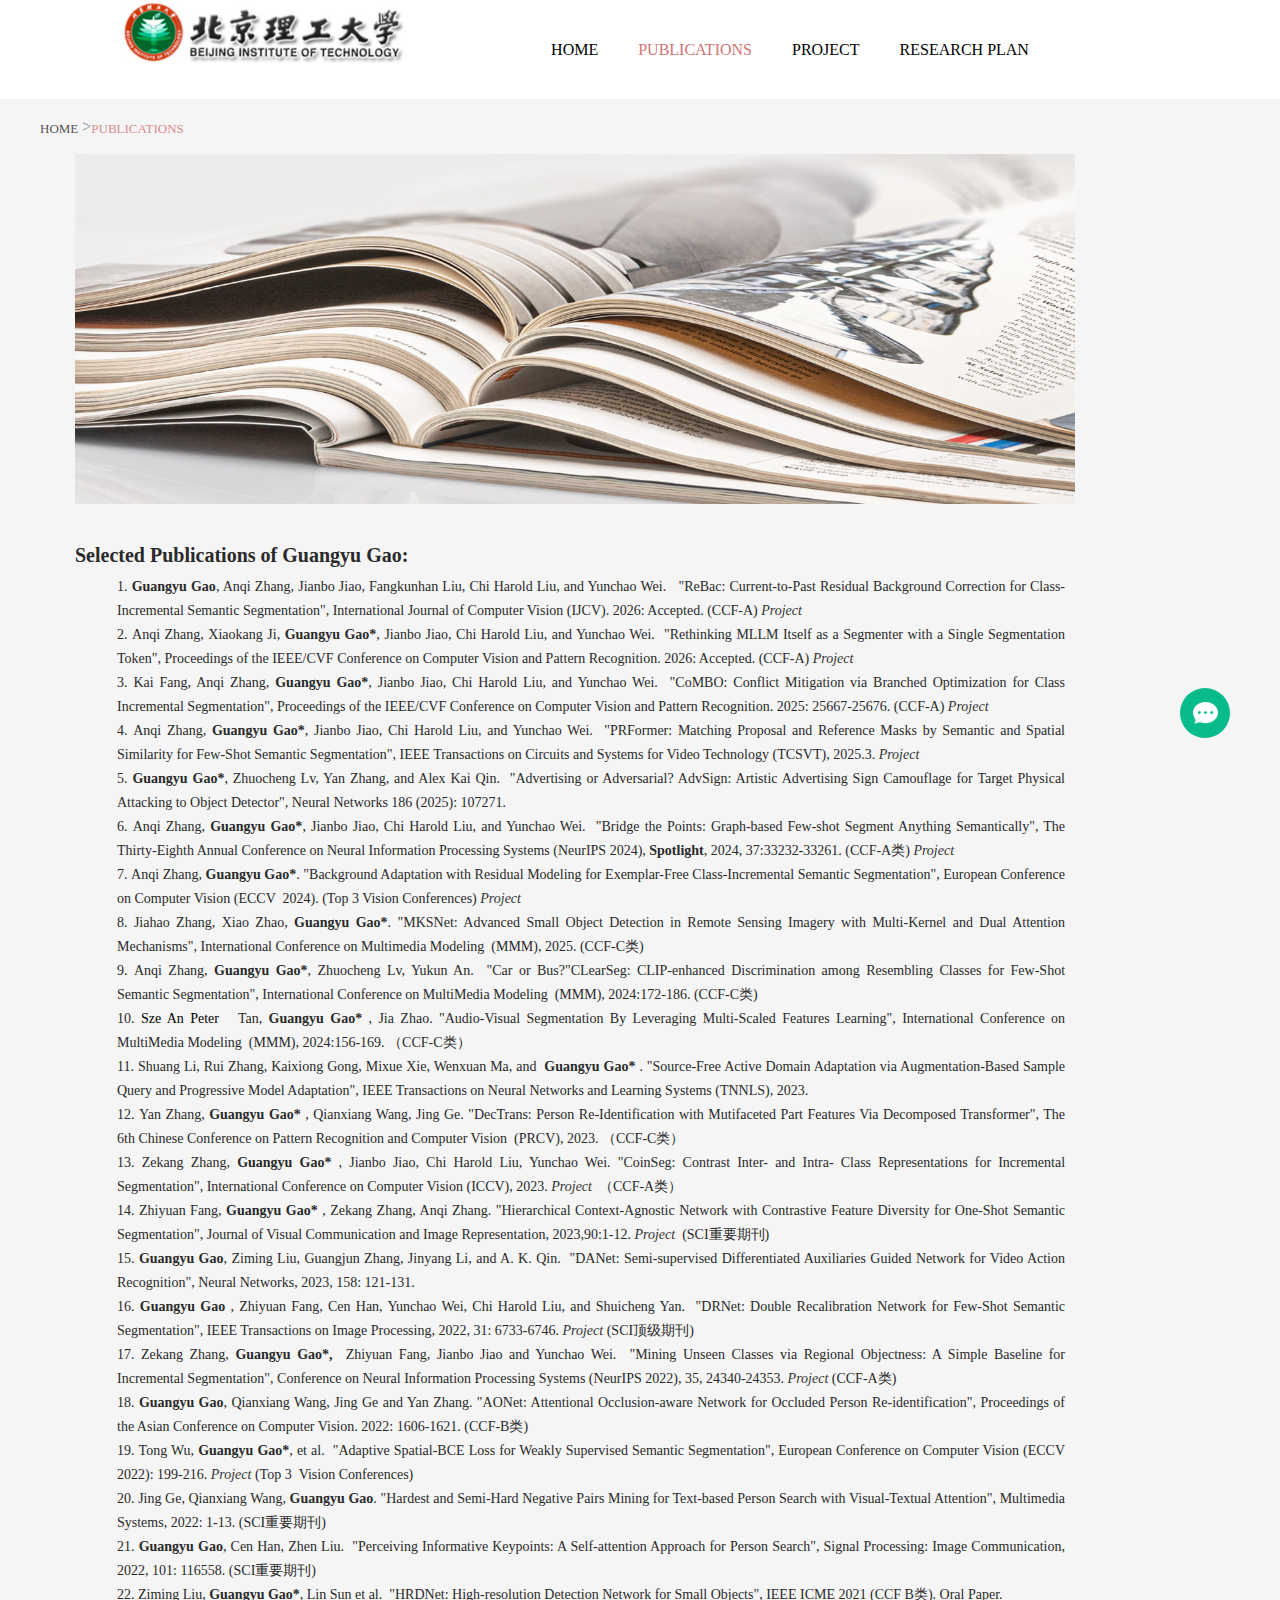
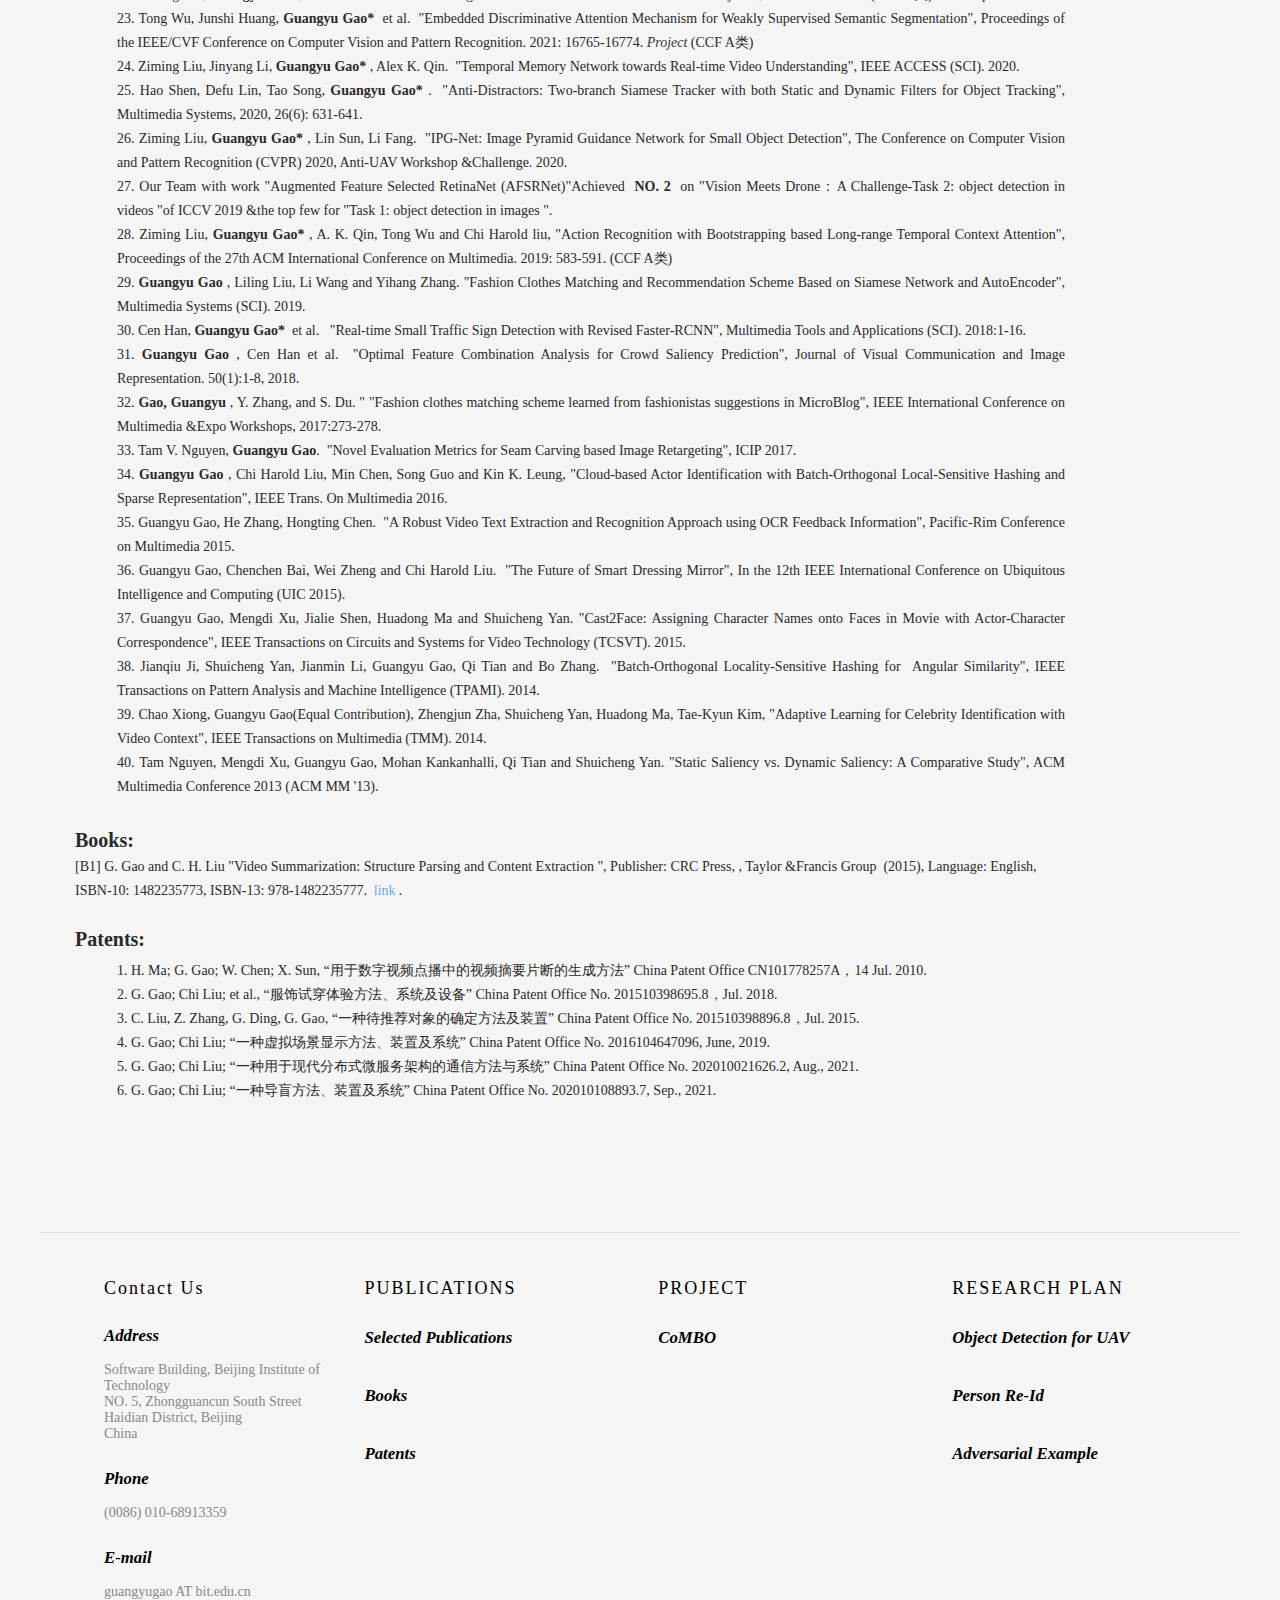
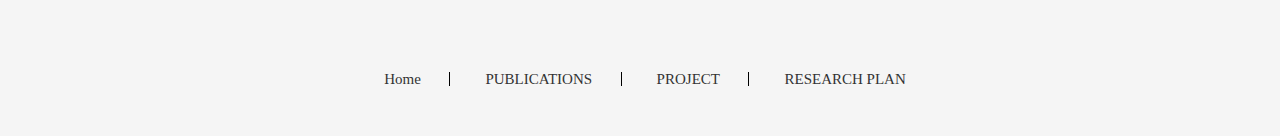
<file: PUBLICATIONS.html>
<!DOCTYPE HTML>
<html lang="en">
    <head>
        <meta charset="utf-8">
        <meta name="viewport" content="width=device-width; initial-scale=1.0; maximum-scale=1.0; user-scalable=0;"/>
        <meta name="apple-mobile-web-app-capable" content="yes"/>
        <meta name="apple-mobile-web-app-status-bar-style" content="black"/>
        <meta content="telephone=no" name="format-detection"/>
        <title>PUBLICATIONS_Guangyu Gao's HomePage</title>
        <meta name="description" content=""/>
        <meta name="keywords" content=""/>
        <link href="favicon.ico" rel="shortcut icon" type="image/x-icon"/>
        <link href="template/pc/skin/css/style.css" rel="stylesheet" media="screen" type="text/css"/>
        <link href="template/pc/skin/css/jquery.bxslider.css" rel="stylesheet" media="screen" type="text/css"/>
        <script language="javascript" type="text/javascript" src="template/pc/skin/js/jquery-3.7.0.min.js"></script>
        <script language="javascript" type="text/javascript" src="template/pc/skin/js/trade.js"></script>
        <script language="javascript" type="text/javascript" src="template/pc/skin/js/jquery.bxslider.js"></script>
    </head>
    <body>
        <div class="web_header">
            <div class="header">
                <h1 class="logo fl pic_box">
                    <a href="index.html">
                        <img src="uploads/allimg/20240805/1-240P5205003U5.png" alt="Guangyu Gao's HomePage"/>
                        <em></em>
                    </a>
                </h1>
                <div class="func">
                    <div class="btn search_btn"></div>
                    <div class="btn menu_btn"></div>
                </div>
            </div>
            <div class="resp_search_box trans">
                <div class="close_btn">
                    <span></span>
                </div>
                <div class="clear"></div>
                <form class="search_form" method="get" action="/index.php?m=home&c=Search&a=lists" onsubmit="return searchForm();">
                    <input type="text" class="" name="keywords" id="keywords" placeholder="Search Our Catalog"/>
                    <input type="submit" class="" value=""/>
                    <div class="clear"></div>
                    <input type="hidden" name="m" value="home"/>
                    <input type="hidden" name="c" value="Search"/>
                    <input type="hidden" name="a" value="lists"/>
                    <input type="hidden" name="method" value="1"/>
                </form>
            </div>
            <div class="language trans">
                <div class="close_btn">
                    <span></span>
                </div>
                <div class="content"></div>
            </div>
            <div class="nav trans">
                <div class="list ">
                    <a href="index.html" class="title">Home</a>
                </div>
                <div class="list ">
                    <a href="PUBLICATIONS.html" class="title">PUBLICATIONS</a>
                </div>
                <div class="list ">
                    <a href="PROJECT.html" class="title">PROJECT</a>
                </div>
                <div class="list ">
                    <a href="RESEARCH_PLAN.html" class="title">RESEARCH PLAN</a>
                </div>
            </div>
            <div class="son_nav trans"></div>
            <div class="nav_bg"></div>
        </div>
        <div class="web_header header_blank"></div>
        <script language="javascript" type="text/javascript" src="template/pc/skin/js/m-ss.js"></script>
        <div class="headerWrapper relative responsive_pc_header ab_header">
            <div class="header relative clean trans">
                <div class="header_in">
                    <a class="logo block middleImg trans fl" href="index.html">
                        <img src="uploads/allimg/20240805/1-240P5205003U5.png" alt="Guangyu Gao's HomePage"/>
                        <span></span>
                    </a>
                    <div class="h_right">
                        <div class="headerNav">
                            <div class="head-nav">
                                <div class="n_item">
                                    <a href="index.html" title="Home" class=" topName block text-over trans">Home </a>
                                </div>
                                  <div class="n_item ">
                                    <a href="PUBLICATIONS.html" title="PUBLICATIONS" class="active topName block text-over trans">PUBLICATIONS </a>
                                </div>
                                <div class="n_item ">
                                    <a href="PROJECT.html" title="TEACHING" class=" topName block text-over trans">PROJECT </a>
                                </div>
                                <div class="n_item ">
                                    <a href="RESEARCH_PLAN.html" title="RESEARCH PLAN" class=" topName block text-over trans">RESEARCH PLAN </a>
                                </div>
                            </div>
                        </div>
                    </div>
                </div>
            </div>
        </div>
        <div class="in_ad">
            <div class='bxSlide-outter' style='overflow:hidden;margin-left:auto;margin-right:auto; width:1920px; max-width:100%; max-height:260px'></div>
        </div>
        <div id="main" class="w article">
            <div class="web_position clean s1">
                <div class="title">PUBLICATIONS</div>
                <div class="position">
                    <a href='/' class=''>HOME</a>
                    &gt;<a href='PUBLICATIONS.html'>PUBLICATIONS</a>
                </div>
            </div>
<img src="https://guangyu-ryan.github.io/guangyugao-master.com/template/pc/skin/images/p1.jpg" alt="PDF Image 2" style="margin-left:35px;width:1000px;height:350px">
            <div class="contenter">
                <div class="webarticle_detail">
                    <div id="global_editor_contents" class="contents">
                        <div class="about">
                            <div class="other">
                                <p>
                                    <strong style="color: rgb(42, 42, 42); font-family: &quot;Droid Serif&quot;; font-size: 20px; text-align: justify; text-wrap: wrap; ">Selected Publications of Guangyu Gao:</strong>
                                </p>
                                <ol style="padding-top: 0px; padding-right: 0px; padding-bottom: 0px; color: rgb(42, 42, 42); font-family: &quot;Droid Serif&quot;; font-size: 14px; text-align: justify; text-wrap: wrap;  margin-top: 5px !important; margin-bottom: 5px !important; padding-left: 3em !important; list-style-position: outside !important; list-style-image: initial !important;" class=" list-paddingleft-2">
                                    <li>
                                        <strong><!New> Guangyu Gao</strong>, Anqi Zhang, Jianbo Jiao, Fangkunhan Liu, Chi Harold Liu, and Yunchao Wei. &nbsp; "ReBac: Current-to-Past Residual Background Correction for Class-Incremental Semantic Segmentation", International Journal of Computer Vision (IJCV). 2026: Accepted. (CCF-A) <a href="https://github.com/ANDYZAQ/ReBac"><em>Project</em></a><br/>
                                    </li>
                                    <li>
                                        <strong><!New></strong> Anqi Zhang, Xiaokang Ji, <strong>Guangyu Gao*</strong>, Jianbo Jiao, Chi Harold Liu, and Yunchao Wei.&nbsp; "Rethinking MLLM Itself as a Segmenter with a Single Segmentation Token", Proceedings of the IEEE/CVF Conference on Computer Vision and Pattern Recognition. 2026: Accepted. (CCF-A) <a href="https://github.com/ANDYZAQ/SELF1E"><em>Project</em></a><br/>
                                    </li>
                                    <li>
                                        Kai Fang, Anqi Zhang, <strong>Guangyu Gao*</strong>, Jianbo Jiao, Chi Harold Liu, and Yunchao Wei.&nbsp; "CoMBO: Conflict Mitigation via Branched Optimization for Class Incremental Segmentation", Proceedings of the IEEE/CVF Conference on Computer Vision and Pattern Recognition. 2025: 25667-25676. (CCF-A) <a href="https://github.com/KaiXu47/CoMBO"><em>Project</em></a><br/>
                                    </li>
                                    <li>
                                        Anqi Zhang, <strong>Guangyu Gao*</strong>, Jianbo Jiao, Chi Harold Liu, and Yunchao Wei.&nbsp; "PRFormer: Matching Proposal and Reference Masks by Semantic and Spatial Similarity for Few-Shot Semantic Segmentation", IEEE Transactions on Circuits and Systems for Video Technology (TCSVT), 2025.3. <a href="https://github.com/ANDYZAQ/PRFormer"><em>Project</em></a><br/>
                                    </li>
                                    <li>
                                        <strong>Guangyu Gao*</strong>, Zhuocheng Lv, Yan Zhang, and Alex Kai Qin.&nbsp; "Advertising or Adversarial? AdvSign: Artistic Advertising Sign Camouflage for Target Physical Attacking to Object Detector", Neural Networks 186 (2025): 107271. <br/>
                                    </li>                                    
                                    <li>
                                        Anqi Zhang, <strong>Guangyu Gao*</strong>, Jianbo Jiao, Chi Harold Liu, and Yunchao Wei.&nbsp; "Bridge the Points: Graph-based Few-shot Segment Anything Semantically", The Thirty-Eighth Annual Conference on Neural Information Processing Systems (NeurIPS 2024), <strong>Spotlight</strong>, 2024, 37:33232-33261. (CCF-A类) <a href="https://github.com/ANDYZAQ/GF-SAM"><em>Project</em></a><br/>
                                    </li>
                                    <li>
                                        Anqi Zhang,&nbsp;<strong>Guangyu Gao*</strong>. "Background Adaptation with Residual Modeling for Exemplar-Free Class-Incremental Semantic Segmentation", European Conference on Computer Vision (ECCV &nbsp;2024). (Top 3 Vision Conferences) <a href="https://andyzaq.github.io/barmsite/"><em>Project</em></a><br/>
                                    </li>
                                    <li>
                                        Jiahao Zhang, Xiao Zhao, <strong>Guangyu Gao*</strong>. "MKSNet: Advanced Small Object Detection in Remote Sensing Imagery with Multi-Kernel and Dual Attention Mechanisms", International Conference on Multimedia Modeling &nbsp;(MMM), 2025. (CCF-C类)
                                    </li>
                                    <li>
                                        Anqi Zhang,&nbsp;<strong>Guangyu Gao*</strong>, Zhuocheng Lv, Yukun An.&nbsp "Car or Bus?&quot;CLearSeg: CLIP-enhanced Discrimination among Resembling Classes for Few-Shot Semantic Segmentation", International Conference on MultiMedia Modeling &nbsp;(MMM), 2024:172-186.&nbsp;(CCF-C类)
                                    </li>
                                    <li>
                                        <span style="color: rgb(0, 0, 0);">Sze An Peter &nbsp;</span>
                                        Tan,&nbsp;<strong>Guangyu Gao*</strong>
                                        , Jia Zhao.&nbsp;"Audio-Visual Segmentation By Leveraging Multi-Scaled Features Learning", International Conference on MultiMedia Modeling &nbsp;(MMM), 2024:156-169.&nbsp;（CCF-C类）
                                    </li>
                                    <li>
                                        Shuang Li, Rui Zhang, Kaixiong Gong, Mixue Xie, Wenxuan Ma, and &nbsp;<strong>Guangyu Gao*</strong>
                                        . "Source-Free Active Domain Adaptation via Augmentation-Based Sample Query and Progressive Model Adaptation", IEEE Transactions on Neural Networks and Learning Systems (TNNLS), 2023.&nbsp;
                                    </li>
                                    <li>
                                        Yan Zhang,&nbsp;<strong>Guangyu Gao*</strong>
                                        , Qianxiang Wang, Jing Ge.&nbsp;"DecTrans: Person Re-Identification with Mutifaceted Part Features Via Decomposed Transformer", The 6th Chinese Conference on Pattern Recognition and Computer Vision &nbsp;(PRCV), 2023.&nbsp;（CCF-C类）
                                    </li>
                                    <li>
                                        Zekang Zhang,&nbsp;<strong>Guangyu Gao*</strong>
                                        , Jianbo Jiao, Chi Harold Liu, Yunchao Wei.&nbsp;"CoinSeg: Contrast Inter- and Intra- Class Representations for Incremental Segmentation", International Conference on Computer Vision (ICCV), 2023. <a href="https://github.com/guangyu-ryan/CoinSeg"><em>Project</em></a> &nbsp;（CCF-A类）
                                    </li>
                                    <li>
                                        Zhiyuan Fang,&nbsp;<strong>Guangyu Gao*</strong>
                                        , Zekang Zhang, Anqi Zhang. "Hierarchical Context-Agnostic Network with Contrastive Feature Diversity for One-Shot Semantic Segmentation", Journal of Visual Communication and Image Representation, 2023,90:1-12. <a href="https://github.com/fangzy97/hcnet"><em>Project</em></a> &nbsp;(SCI重要期刊)
                                    </li>
                                    <li>
                                        <strong>Guangyu Gao</strong>, Ziming Liu, Guangjun Zhang, Jinyang Li, and A. K. Qin.&nbsp; "DANet: Semi-supervised Differentiated Auxiliaries Guided Network for Video Action Recognition", Neural Networks, 2023, 158: 121-131.
                                    </li>
                                    <li>
                                        <strong>Guangyu Gao</strong>
                                        , Zhiyuan Fang, Cen Han, Yunchao Wei, Chi Harold Liu, and Shuicheng Yan.&nbsp; "DRNet: Double Recalibration Network for Few-Shot Semantic Segmentation", IEEE Transactions on Image Processing, 2022, 31: 6733-6746. <a href="https://github.com/guangyu-ryan/drnet"><em>Project</em></a> (SCI顶级期刊)
                                    </li>
                                    <li>
                                        Zekang Zhang,&nbsp;<strong>Guangyu Gao*,</strong>
                                        &nbsp;Zhiyuan Fang, Jianbo Jiao and Yunchao Wei.&nbsp; "Mining Unseen Classes via Regional Objectness: A Simple Baseline for Incremental Segmentation", Conference on Neural Information Processing Systems (NeurIPS 2022), 35, 24340-24353. <a href="https://github.com/guangyu-ryan/MicroSeg"><em>Project</em></a> (CCF-A类)
                                    </li>
                                    <li>
                                        <strong>Guangyu Gao</strong>, Qianxiang Wang, Jing Ge and Yan Zhang. "AONet: Attentional Occlusion-aware Network for Occluded Person Re-identification", Proceedings of the Asian Conference on Computer Vision. 2022: 1606-1621. (CCF-B类)
                                    </li>
                                    <li>
                                        Tong Wu,&nbsp;<strong>Guangyu Gao*</strong>, et al.&nbsp; "Adaptive Spatial-BCE Loss for Weakly Supervised Semantic Segmentation", European Conference on Computer Vision (ECCV 2022): 199-216. <a href="https://github.com/guangyu-ryan/Spatial-BCE"><em>Project</em></a> (Top 3 &nbsp;Vision Conferences)
                                    </li>
                                    <li>
                                        Jing Ge, Qianxiang Wang, <strong>Guangyu Gao</strong>. "Hardest and Semi-Hard Negative Pairs Mining for Text-based Person Search with Visual-Textual Attention", Multimedia Systems, 2022: 1-13. (SCI重要期刊)
                                    </li>
                                    <li>
                                        <strong>Guangyu Gao</strong>, Cen Han, Zhen Liu.&nbsp; "Perceiving Informative Keypoints: A Self-attention Approach for Person Search", Signal Processing: Image Communication, 2022, 101: 116558. (SCI重要期刊)
                                    </li>
                                    <li>
                                        Ziming Liu,&nbsp;<strong>Guangyu Gao*</strong>, Lin Sun et al.&nbsp; "HRDNet: High-resolution Detection Network for Small Objects", IEEE ICME 2021 (CCF B类). Oral Paper.
                                    </li>
                                    <li>
                                        Tong Wu, Junshi Huang,&nbsp;<strong>Guangyu Gao*&nbsp;</strong>
                                        et al.&nbsp; "Embedded Discriminative Attention Mechanism for Weakly Supervised Semantic Segmentation", Proceedings of the IEEE/CVF Conference on Computer Vision and Pattern Recognition. 2021: 16765-16774. <a href="https://github.com/guangyu-ryan/EDAM"><em>Project</em></a> (CCF A类)
                                    </li>
                                    <li>
                                        Ziming Liu, Jinyang Li,&nbsp;<strong>Guangyu Gao*</strong>
                                        , Alex K. Qin.&nbsp; "Temporal Memory Network towards Real-time Video Understanding", IEEE ACCESS (SCI). 2020.
                                    </li>
                                    <li>
                                        Hao Shen, Defu Lin, Tao Song,&nbsp;<strong>Guangyu Gao*</strong>
                                        .&nbsp; "Anti-Distractors: Two-branch Siamese Tracker with both Static and Dynamic Filters for Object Tracking",  Multimedia Systems, 2020, 26(6): 631-641.</span>
                                    </li>
                                    <li>
                                        Ziming Liu,&nbsp;<strong>Guangyu Gao*</strong>
                                        , Lin Sun, Li Fang.&nbsp; "IPG-Net: Image Pyramid Guidance Network for Small Object Detection", The Conference on Computer Vision and Pattern Recognition (CVPR) 2020, Anti-UAV Workshop &amp;Challenge. 2020.
                                    </li>
                                    <li>
                                        Our Team with work &quot;Augmented Feature Selected RetinaNet (AFSRNet)&quot;Achieved &nbsp;<strong>NO. 2</strong>
                                        &nbsp;on &quot;Vision Meets Drone：A Challenge-Task 2: object detection in videos &quot;of ICCV 2019 &amp;the top few for &quot;Task 1: object detection in images &quot;.
                                    </li>
                                    <li>
                                        Ziming Liu,&nbsp;<strong>Guangyu Gao*</strong>
                                        , A. K. Qin, Tong Wu and Chi Harold liu, "Action Recognition with Bootstrapping based Long-range Temporal Context Attention", Proceedings of the 27th ACM International Conference on Multimedia. 2019: 583-591. (CCF A类)
                                    </li>
                                    <li>
                                        <strong>Guangyu Gao</strong>
                                        , Liling Liu, Li Wang and Yihang Zhang. "Fashion Clothes Matching and Recommendation Scheme Based on Siamese Network and AutoEncoder", Multimedia Systems (SCI). 2019.
                                    </li>
                                    <li>
                                        Cen Han,&nbsp;<strong>Guangyu Gao*</strong>
                                        &nbsp;et al.&nbsp;&nbsp; "Real-time Small Traffic Sign Detection with Revised Faster-RCNN", Multimedia Tools and Applications (SCI). 2018:1-16.
                                    </li>
                                    <li>
                                        <strong>Guangyu Gao</strong>
                                        , Cen Han et al.&nbsp; "Optimal Feature Combination Analysis for Crowd Saliency Prediction", Journal of Visual Communication and Image Representation. 50(1):1-8, 2018.
                                    </li>
                                    <li>
                                        <strong>Gao, Guangyu</strong>
                                        , Y. Zhang, and S. Du. &quot; "Fashion clothes matching scheme learned from fashionistas suggestions in MicroBlog", IEEE International Conference on Multimedia &amp;Expo Workshops, 2017:273-278.&nbsp;
                                    </li>
                                    <li>
                                        Tam V. Nguyen, <strong>Guangyu Gao</strong>.&nbsp; "Novel Evaluation Metrics for Seam Carving based Image Retargeting", ICIP 2017.
                                    </li>
                                    <li>
                                        <strong>Guangyu Gao</strong>
                                        , Chi Harold Liu, Min Chen, Song Guo and Kin K. Leung, "Cloud-based Actor Identification with Batch-Orthogonal Local-Sensitive Hashing and Sparse Representation", IEEE Trans. On Multimedia 2016.                                    </li>
                                    <li>
                                        Guangyu Gao, He Zhang, Hongting Chen.&nbsp; "A Robust Video Text Extraction and Recognition Approach using OCR Feedback Information", Pacific-Rim Conference on Multimedia 2015.
                                    </li>
                                    <li>Guangyu Gao, Chenchen Bai, Wei Zheng and Chi Harold Liu.&nbsp; "The Future of Smart Dressing Mirror", In the 12th IEEE International Conference on Ubiquitous Intelligence and Computing (UIC 2015).&nbsp;</li>
                                    <li>
                                        Guangyu Gao, Mengdi Xu, Jialie Shen, Huadong Ma and Shuicheng Yan. "Cast2Face: Assigning Character Names onto Faces in Movie with Actor-Character Correspondence", IEEE Transactions on Circuits and Systems for Video Technology (TCSVT). 2015.
                                    </li>
                                    <li>
                                        Jianqiu Ji, Shuicheng Yan, Jianmin Li, Guangyu Gao, Qi Tian and Bo Zhang.&nbsp; "Batch-Orthogonal Locality-Sensitive Hashing for &nbsp;Angular Similarity", IEEE Transactions on Pattern Analysis and Machine Intelligence (TPAMI). 2014.
                                    </li>
                                    <li>
                                        Chao Xiong, Guangyu Gao(Equal Contribution), Zhengjun Zha, Shuicheng Yan, Huadong Ma, Tae-Kyun Kim, "Adaptive Learning for Celebrity Identification with Video Context", IEEE Transactions on Multimedia (TMM). 2014.
                                    </li>
                                    <li>Tam Nguyen, Mengdi Xu, Guangyu Gao, Mohan Kankanhalli, Qi Tian and Shuicheng Yan. "Static Saliency vs. Dynamic Saliency: A Comparative Study", ACM Multimedia Conference 2013 (ACM MM &#39;13).</li>
                                </ol>
                                <p>
                                    <br style="color: rgb(42, 42, 42); font-family: &quot;Droid Serif&quot;; font-size: 14px; text-align: justify; text-wrap: wrap; "/>
                                    <strong style="color: rgb(42, 42, 42); font-family: &quot;Droid Serif&quot;; font-size: 20px; text-align: justify; text-wrap: wrap; ">Books:</strong>
                                    <br style="color: rgb(42, 42, 42); font-family: &quot;Droid Serif&quot;; font-size: 14px; text-align: justify; text-wrap: wrap; "/>
                                    <span style="color: rgb(42, 42, 42); font-family: &quot;Droid Serif&quot;; font-size: 14px; text-align: justify; text-wrap: wrap; ">[B1] G. Gao and C. H. Liu &quot;Video Summarization: Structure Parsing and Content Extraction &quot;,&nbsp;Publisher: CRC Press,&nbsp;, Taylor &amp;Francis Group &nbsp;(2015), Language: English, ISBN-10: 1482235773, ISBN-13: 978-1482235777.&nbsp;</span>
                                    <a href="http://www.amazon.com/Video-Cataloguing-Structure-Parsing-Extraction/dp/1482235773/ref=sr_1_1?ie=UTF8&qid=1442453152&sr=8-1&keywords=Video+Cataloguing%3A+Structure+Parsing+and+Content+Extraction" style="color: rgb(108, 169, 213); text-decoration-line: none; font-family: &quot;Droid Serif&quot;; font-size: 14px; text-align: justify; text-wrap: wrap; ">link</a>
                                    <span style="color: rgb(42, 42, 42); font-family: &quot;Droid Serif&quot;; font-size: 14px; text-align: justify; text-wrap: wrap; ">.</span>
                                    <br style="color: rgb(42, 42, 42); font-family: &quot;Droid Serif&quot;; font-size: 14px; text-align: justify; text-wrap: wrap; "/>
                                    <br style="color: rgb(42, 42, 42); font-family: &quot;Droid Serif&quot;; font-size: 14px; text-align: justify; text-wrap: wrap; "/>
                                    <strong style="color: rgb(42, 42, 42); font-family: &quot;Droid Serif&quot;; font-size: 20px; text-align: justify; text-wrap: wrap; ">Patents:</strong>
                                </p>
                                <ol style="padding-top: 0px; padding-right: 0px; padding-bottom: 0px; color: rgb(42, 42, 42); font-family: &quot;Droid Serif&quot;; font-size: 14px; text-align: justify; text-wrap: wrap;  margin-top: 5px !important; margin-bottom: 5px !important; padding-left: 3em !important; list-style-position: outside !important; list-style-image: initial !important;" class=" list-paddingleft-2">
                                    <li>H. Ma; G. Gao; W. Chen; X. Sun, “用于数字视频点播中的视频摘要片断的生成方法” China Patent Office CN101778257A，14 Jul. 2010.&nbsp;</li>
                                    <li>G. Gao; Chi Liu; et al., “服饰试穿体验方法、系统及设备” China Patent Office No. 201510398695.8，Jul. 2018.&nbsp;</li>
                                    <li>
                                        C. Liu, Z. Zhang, G. Ding, G. Gao, “一种待推荐对象的确定方法及装置” China Patent Office No. 201510398896.8，Jul. 2015.<strong>&nbsp;</strong>
                                    </li>
                                    <li>G. Gao; Chi Liu; “一种虚拟场景显示方法、装置及系统” China Patent Office No. 2016104647096, June, 2019.</li>
                                    <li>G. Gao; Chi Liu; “一种用于现代分布式微服务架构的通信方法与系统” China Patent Office No. 202010021626.2, Aug., 2021.</li>
                                    <li>G. Gao; Chi Liu; “一种导盲方法、装置及系统” China Patent Office No.&nbsp;202010108893.7, Sep., 2021.</li>
                                </ol>
                                <p>
                                    <br/>
                                </p>
                            </div>
                        </div>
                    </div>
<div id="footer">
  <div class="footer_top wrap">
    <div class="f_left fl">
  <div class="f_item">
    <div class="f_title"> Contact Us <em></em> </div>
    <div class="f_contact">
      <address class="row">
          <strong class="label"> Address</strong><br>
          <br>
          <i>Software Building, Beijing Institute of Technology<br>
        NO. 5, Zhongguancun South Street<br>
        Haidian District, Beijing<br>
        China</i>
      </address>
      <div class="row">
        <strong class="label">Phone</strong> <br>
          <br>
          <i>(0086) 010-68913359</i>
      </div>
      <div class="row">
        <strong class="label">E-mail</strong> <br>
          <br>
          <a href="mailto:guangyugao@bit.edu.cn"><i>guangyugao AT bit.edu.cn</i></a>
      </div>
    </div>
  </div>
</div>

    <div class="f_right fr">       <div class="f_item fl">
        <div class="f_title">PUBLICATIONS<em></em></div>
        <div class="list"><a  style="text-indent: 0;"><strong class="label">Selected Publications</strong></a>
        <div class="list"><a  style="text-indent: 0;"><strong class="label">Books</strong></a></div>
        <div class="list"><a  style="text-indent: 0;"><strong class="label">Patents</strong></a></div>
      </div>
    </div>
            <div class="f_item fl">
        <div class="f_title">PROJECT<em></em></div>
        <div class="list"><a style="text-indent: 0;"><strong class="label">CoMBO</strong></a></div>
      </div>
            <div class="f_item fl share_menu">
        <div class="f_title">RESEARCH PLAN</div>
                <div class="list"><a  style="text-indent: 0;"><strong class="label">Object Detection for UAV</strong></a></div>
        <div class="list"><a  style="text-indent: 0;"><strong class="label">Person Re-Id</strong></a></div>
         <div class="list"><a  style="text-indent: 0;"><strong class="label">Adversarial Example </strong></a></div>
      </div>
      </div>
      <div class="clear"></div>
    </div>
    <div class="clear"></div>
    <div class="link">
      <div class="item"><a href="index.html"  title="Home">Home</a></div>
            <div class="item"><a href="PUBLICATIONS.html" title="PUBLICATIONS">PUBLICATIONS</a></div>
            <div class="item"><a href="PROJECT.html" title="TEACHING">PROJECT</a></div>
            <div class="item"><a href="RESEARCH_PLAN.html" title="RESEARCH PLAN">RESEARCH PLAN</a></div>
       </div>
  </div>
</div>
<div id="chat_window">
  <div class="chat_box is_respon">
    <div class="box trans_05">
      <div class="box_area">
        <div class="chat_item chat_qq">
          <div class="abs">
            <div class="more_box"> <a rel="nofollow" href="http://wpa.qq.com/msgrd?v=3&uin=2242452056&menu=yes" target="_blank" class="item"> Kai </a> </div>
          </div>
        </div>
        <div class="chat_item chat_email">
          <div class="abs">
            <div class="more_box"> <a rel="nofollow" href="mailto:guangyugao@bit.edu.cn" class="item"> Gao </a></div>
          </div>
        </div>
          <div class="chat_item chat_twitter">
          <div class="abs">
            <div class="more_box"> <a rel="nofollow" href="https://x.com/BreezeSnow" class="item"> Gao </a></div>
          </div>
        </div>
         <div class="chat_item chat_facebook">
          <div class="abs">
            <div class="more_box"> <a rel="nofollow" href="https://www.facebook.com/gao.ryan.3" class="item"> Gao </a></div>
          </div>
        </div>
      </div>
      <span class="chat_close"></span> </div>
    <div class="chat_box_menu"> <a href="javascript:;" class="more default_show"></a> <a href="javascript:;" id="go_top" class="top trans_05"></a> </div>
  </div>
</div>
        <!-- 应用插件标签 start -->
        <!-- 应用插件标签 end -->
    </body>
</html>
</file>
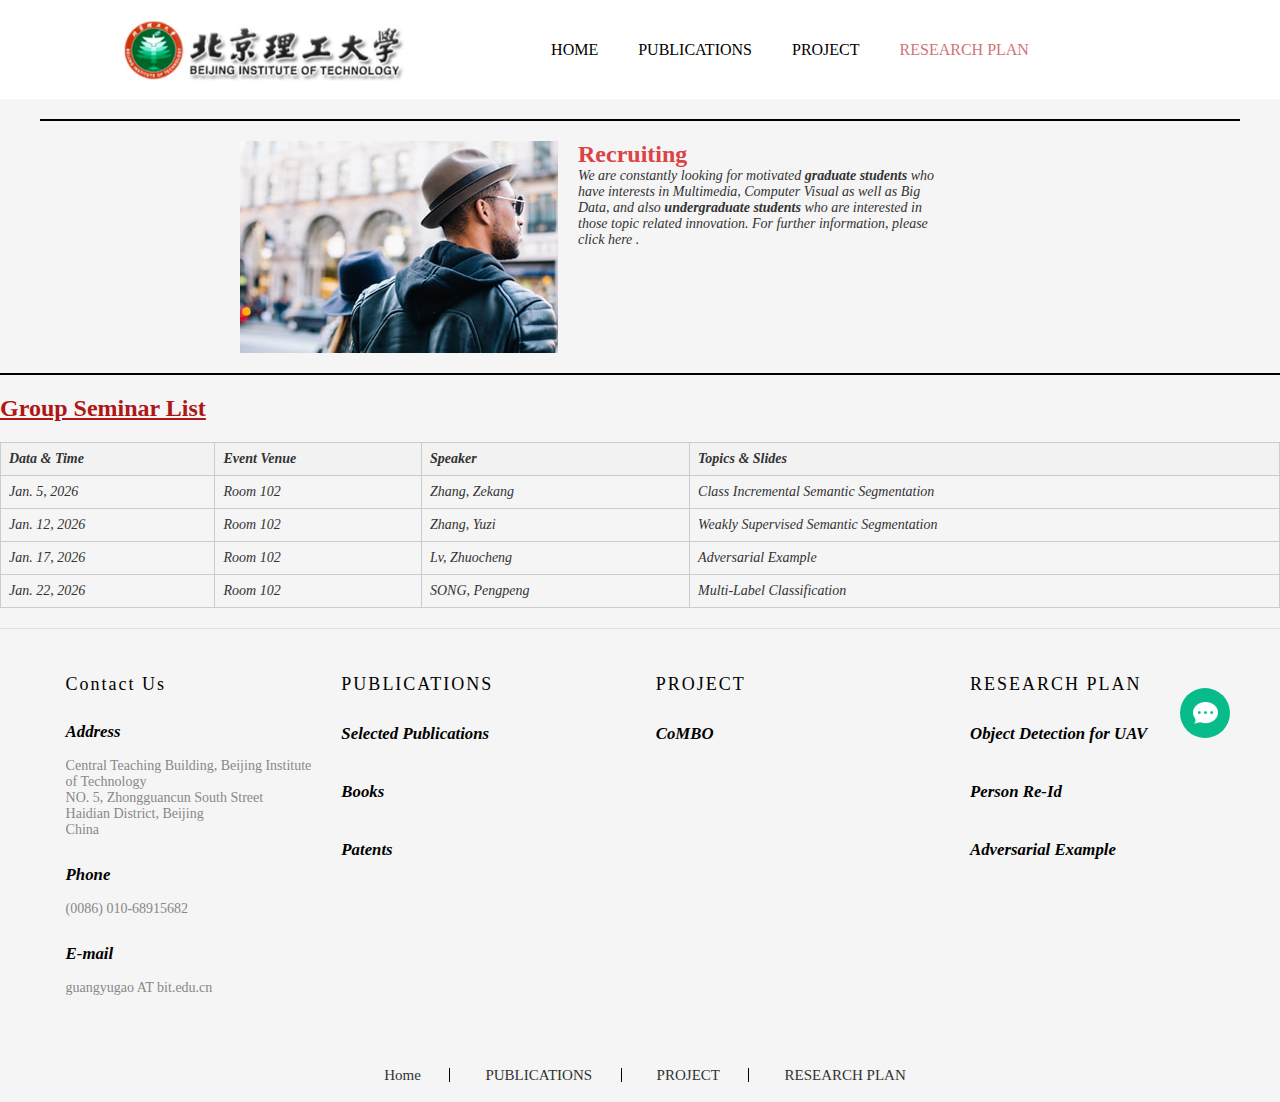
<file: RESEARCH_PLAN.html>
<!DOCTYPE HTML>
<html lang="en">
<head>
<meta charset="utf-8">
<meta name="viewport" content="width=device-width; initial-scale=1.0; maximum-scale=1.0; user-scalable=0;" />
<meta name="apple-mobile-web-app-capable" content="yes" />
<meta name="apple-mobile-web-app-status-bar-style" content="black" />
<meta content="telephone=no" name="format-detection" />
<title>RESEARCH PLAN_Guangyu Gao's HomePage</title>
<meta name="description" content="" />
<meta name="keywords" content="" />
<link href="favicon.ico" rel="shortcut icon" type="image/x-icon" />
<link href="template/pc/skin/css/style.css" rel="stylesheet" media="screen" type="text/css" />
<link href="template/pc/skin/css/jquery.bxslider.css" rel="stylesheet" media="screen" type="text/css" />
<script language="javascript" type="text/javascript" src="template/pc/skin/js/jquery-3.7.0.min.js"></script>
<script language="javascript" type="text/javascript" src="template/pc/skin/js/trade.js"></script>
<script language="javascript" type="text/javascript" src="template/pc/skin/js/jquery.bxslider.js"></script>

</head>
<body>
<div class="web_header">
  <div class="header">
    <h1 class="logo fl pic_box"><a href="index.html"><img src="https://guangyu-ryan.github.io/guangyugao-master.com/uploads/allimg/20240805/1-240P5205003U5.png" alt="Guangyu Gao's HomePage"/><em></em></a></h1>
    <div class="func">
      <div class="btn search_btn"></div>
      <div class="btn menu_btn"></div>
    </div>
  </div>
  <div class="resp_search_box trans">
    <div class="close_btn"><span></span></div>
    <div class="clear"></div>
        <form class="search_form" method="get" action="/index.php?m=home&c=Search&a=lists" onsubmit="return searchForm();">
      <input type="text" class="" name="keywords" id="keywords" placeholder="Search Our Catalog" />
      <input type="submit" class="" value="" />
      <div class="clear"></div>
      <input type="hidden" name="m" value="home" /><input type="hidden" name="c" value="Search" /><input type="hidden" name="a" value="lists" /><input type="hidden" name="method" value="1" />    </form>
     </div>
  <div class="language trans">
    <div class="close_btn"><span></span></div>
    <div class="content"> </div>
  </div>
  <div class="nav trans">
    <div class="list "> <a href="index.html"  class="title">Home</a> </div>
        <div class="list "> <a href="PUBLICATIONS.html" class="title">PUBLICATIONS</a>  </div>
        <div class="list "> <a href="PROJECT.html" class="title">PROJECT</a>  </div>
        <div class="list "> <a href="RESEARCH_PLAN.html" class="title">RESEARCH PLAN</a>  </div>
     </div>
  <div class="son_nav trans"></div>
  <div class="nav_bg"></div>
</div>
<div class="web_header header_blank"></div>
<script language="javascript" type="text/javascript" src="template/pc/skin/js/m-ss.js"></script>
<div class="headerWrapper relative responsive_pc_header ab_header">
  <div class="header relative clean trans">
    <div class="header_in">
      <a class="logo block middleImg trans fl" href="index.html"> <img src="https://guangyu-ryan.github.io/guangyugao-master.com/uploads/allimg/20240805/1-240P5205003U5.png" alt="Guangyu Gao's HomePage"/><span></span> </a>
      <div class="h_right">
        <div class="headerNav">
          <div class="head-nav">
            <div class="n_item"> <a  href="index.html" title="Home" class=" topName block text-over trans"> Home </a> </div>
                        <div class="n_item "> <a  href="PUBLICATIONS.html" title="PUBLICATIONS" class=" topName block text-over trans"> PUBLICATIONS </a>  </div>
                        <div class="n_item "> <a  href="PROJECT.html" title="TEACHING" class=" topName block text-over trans"> PROJECT </a>  </div>
                        <div class="n_item "> <a  href="RESEARCH_PLAN.html" title="RESEARCH PLAN" class="active topName block text-over trans"> RESEARCH PLAN </a>  </div>
             </div>
        </div>
      </div>
    </div>
  </div>
</div>

<div class="in_ad">
  <div class='bxSlide-outter' style='overflow:hidden;margin-left:auto;margin-right:auto; width:1920px; max-width:100%; max-height:380px'> </div>
</div>

<div id="main" class="products w">
   <hr style="border: 1px solid #000000; margin: 20px 0;">
<div class="container1">
    <div class="content" style="margin-left:200px;margin-top:10px;margin-bottom:10px;">
    <div style="display: flex; align-items: flex-start;">
        <img src="https://guangyu-ryan.github.io/guangyugao-master.com/template/pc/skin/images/r0.jpeg" alt="PDF Image 2" style="margin-right: 20px;">
        <div class="paragraph">
            <strong><font size="5" color="#da4444">Recruiting</font></strong><br />
            <p style="font-style:italic">We are constantly looking for motivated&nbsp;<strong>graduate students</strong>&nbsp;who<br> have interests in Multimedia, Computer Visual as well as Big<br> Data,&nbsp;and also&nbsp;<strong>undergraduate students&nbsp;</strong>who are interested in<br> those topic&nbsp;related innovation. For further information, please<br> click here&nbsp;.</p>
<!--
          <div class="pdf-section" style="display: flex; align-items: center; margin-top: 20px;">
        <img src="https://guangyu-ryan.github.io/guangyugao-master.com/template/pc/skin/images/pdf.png" alt="PDF Image 1" style="margin-right: 10px;">
        <div>
            <div style="font-weight: bold; font-size: 16px;">students_recruit.pdf</div>
            <a href="https://guangyu-ryan.github.io/guangyugao-master.com/template/pc/skin/pdf/r1.pdf">Download file</a>
        </div>
-->
    </div>
        </div>
    </div>


</div>

<!--
<hr style="border: 1px solid #000000; margin: 20px 0;">
    </div>
  <div class="contenter">
    <div class="web_position clean ">
      <div class="title">RESEARCH PLAN</div>
      <div class="position"> <a href='index.html' class=''>HOME</a> &gt; <a href='RESEARCH_PLAN.html'>RESEARCH PLAN</a></div>
    </div>
    <div class="brief_desction"></div>
    <div class="clear"></div>
    <div class="web_filter_mb"> </div>
    <div class="contents">       <div class="blk fl text-center border-box">
        <div class="imgbox pic_box img"><a   title="Object Detection for UAV"><img src="https://guangyu-ryan.github.io/guangyugao-master.com/template/pc/skin/images/r1.jpg" alt="Object Detection for UAV"/><em></em></a></div>
        <div class="name text-over"><a  title="Object Detection for UAV" style="font-weight: bold; font-size: 18px; text-decoration: none;">Object Detection for UAV</a></div>
      </div>
            <div class="blk fl text-center border-box">
        <div class="imgbox pic_box img"><a  title="Few Shot Semantic Segmentation"><img src="https://guangyu-ryan.github.io/guangyugao-master.com/template/pc/skin/images/r7.jpg" alt="Few Shot Semantic Segmentation"/><em></em></a></div>
        <div class="name text-over"><a title="Few Shot Semantic Segmentation" style="font-weight: bold; font-size: 18px; text-decoration: none;">Few Shot Semantic Segmentation</a></div>
      </div>
            <div class="blk fl text-center border-box">
        <div class="imgbox pic_box img"><a  title="Adversarial Example"><img src="https://guangyu-ryan.github.io/guangyugao-master.com/template/pc/skin/images/r4.jpg" alt="Adversarial Example"/><em></em></a></div>
        <div class="name text-over"><a title="Adversarial Example" style="font-weight: bold; font-size: 18px; text-decoration: none;">Adversarial Example</a></div>
      </div>
            <div class="clear_gt_991"></div>
            <div class="blk fl text-center border-box">
        <div class="imgbox pic_box img"><a  title="Action Recognition &amp; Mechanism Anal"><img src="https://guangyu-ryan.github.io/guangyugao-master.com/template/pc/skin/images/r3.jpg" alt="Action Recognition &amp; Mechanism Anal"/><em></em></a></div>
        <div class="name text-over"><a  title="Action Recognition &amp; Mechanism Anal" style="font-weight: bold; font-size: 18px; text-decoration: none;">Action Recognition &amp; Mechanism Anal</a></div>
      </div>
            <div class="blk fl text-center border-box">
        <div class="imgbox pic_box img"><a   title="Person Re-Id"><img src="https://guangyu-ryan.github.io/guangyugao-master.com/template/pc/skin/images/r2.jpg" alt="Person Re-Id"/><em></em></a></div>
        <div class="name text-over"><a  title="Person Re-Id" style="font-weight: bold; font-size: 18px; text-decoration: none;">Person Re-Id</a></div>
      </div>
            <div class="blk fl text-center border-box">
        <div class="imgbox pic_box img"><a   title="Incremental Semantic Segmentation"><img src="https://guangyu-ryan.github.io/guangyugao-master.com/template/pc/skin/images/r8.png" alt="Incremental Semantic Segmentation"/><em></em></a></div>
        <div class="name text-over"><a  title="Incremental Semantic Segmentation" style="font-weight: bold; font-size: 18px; text-decoration: none;">Incremental Semantic Segmentation</a></div>
      </div>
            <div class="clear_gt_991"></div>
            <div class="clear"></div>
    </div>
    <div class="clear"></div>
    <div class="annex e2">

    </div>
-->
</div>
    <hr style="border: 1px solid #000000; margin: 20px 0;">
    <div style="color: #af1717; font-weight: bold; text-decoration: underline; font-size: 24px; margin: 20px 0;">
        Group Seminar List
    </div>
     <table style="width: 100%; margin-bottom: 20px ;border-collapse: collapse; font-style: italic;">
        <tr>
            <th style="border: 1px solid #ccc; padding: 8px; background-color: #f2f2f2; text-align: left; font-weight: bold;">Data & Time</th>
            <th style="border: 1px solid #ccc; padding: 8px; background-color: #f2f2f2; text-align: left; font-weight: bold;">Event Venue</th>
            <th style="border: 1px solid #ccc; padding: 8px; background-color: #f2f2f2; text-align: left; font-weight: bold;">Speaker</th>
            <th style="border: 1px solid #ccc; padding: 8px; background-color: #f2f2f2; text-align: left; font-weight: bold;">Topics & Slides</th>
        </tr>
        <tr>
            <td style="border: 1px solid #ccc; padding: 8px;">Jan. 5, 2026</td>
            <td style="border: 1px solid #ccc; padding: 8px;">Room 102</td>
            <td style="border: 1px solid #ccc; padding: 8px;">Zhang, Zekang</td>
            <td style="border: 1px solid #ccc; padding: 8px;">Class Incremental Semantic Segmentation</td>
        </tr>
        <tr>
            <td style="border: 1px solid #ccc; padding: 8px;">Jan. 12, 2026</td>
            <td style="border: 1px solid #ccc; padding: 8px;">Room 102</td>
            <td style="border: 1px solid #ccc; padding: 8px;">Zhang, Yuzi</td>
            <td style="border: 1px solid #ccc; padding: 8px;">Weakly Supervised Semantic Segmentation</td>
        </tr>
        <tr>
            <td style="border: 1px solid #ccc; padding: 8px;">Jan. 17, 2026</td>
            <td style="border: 1px solid #ccc; padding: 8px;">Room 102</td>
            <td style="border: 1px solid #ccc; padding: 8px;">Lv, Zhuocheng</td>
            <td style="border: 1px solid #ccc; padding: 8px;">Adversarial Example</td>
        </tr>
        <tr>
            <td style="border: 1px solid #ccc; padding: 8px;">Jan. 22, 2026</td>
            <td style="border: 1px solid #ccc; padding: 8px;">Room 102</td>
            <td style="border: 1px solid #ccc; padding: 8px;">SONG, Pengpeng</td>
            <td style="border: 1px solid #ccc; padding: 8px;">Multi-Label Classification</td>
        </tr>
    </table>
  <div class="clear"></div>
</div>
<div id="footer">
  <div class="footer_top wrap">
    <div class="f_left fl">
  <div class="f_item">
    <div class="f_title"> Contact Us <em></em> </div>
    <div class="f_contact">
      <address class="row">
          <strong class="label"> Address</strong><br>
          <br>
          <i>Central Teaching Building, Beijing Institute of Technology<br>
        NO. 5, Zhongguancun South Street<br>
        Haidian District, Beijing<br>
        China</i>
      </address>
      <div class="row">
        <strong class="label">Phone</strong> <br>
          <br>
          <i>(0086) 010-68915682</i>
      </div>
      <div class="row">
        <strong class="label">E-mail</strong> <br>
          <br>
          <a href="mailto:guangyugao@bit.edu.cn"><i>guangyugao AT bit.edu.cn</i></a>
      </div>
    </div>
  </div>
</div>

    <div class="f_right fr">       <div class="f_item fl">
        <div class="f_title">PUBLICATIONS<em></em></div>
        <div class="list"><a  style="text-indent: 0;"><strong class="label">Selected Publications</strong></a>
        <div class="list"><a  style="text-indent: 0;"><strong class="label">Books</strong></a></div>
        <div class="list"><a  style="text-indent: 0;"><strong class="label">Patents</strong></a></div>
      </div>
    </div>
            <div class="f_item fl">
        <div class="f_title">PROJECT<em></em></div>
        <div class="list"><a style="text-indent: 0;"><strong class="label">CoMBO</strong></a></div>
      </div>
            <div class="f_item fl share_menu">
        <div class="f_title">RESEARCH PLAN</div>
                <div class="list"><a  style="text-indent: 0;"><strong class="label">Object Detection for UAV</strong></a></div>
        <div class="list"><a  style="text-indent: 0;"><strong class="label">Person Re-Id</strong></a></div>
         <div class="list"><a  style="text-indent: 0;"><strong class="label">Adversarial Example </strong></a></div>
      </div>
      </div>
      <div class="clear"></div>
    </div>
    <div class="clear"></div>
    <div class="link">
      <div class="item"><a href="index.html"  title="Home">Home</a></div>
            <div class="item"><a href="PUBLICATIONS.html" title="PUBLICATIONS">PUBLICATIONS</a></div>
            <div class="item"><a href="PROJECT.html" title="TEACHING">PROJECT</a></div>
            <div class="item"><a href="RESEARCH_PLAN.html" title="RESEARCH PLAN">RESEARCH PLAN</a></div>
       </div>
  </div>
</div>
<div id="chat_window">
  <div class="chat_box is_respon">
    <div class="box trans_05">
      <div class="box_area">
        <div class="chat_item chat_qq">
          <div class="abs">
            <div class="more_box"> <a rel="nofollow" href="http://wpa.qq.com/msgrd?v=3&uin=2242452056&menu=yes" target="_blank" class="item"> Kai </a> </div>
          </div>
        </div>
        <div class="chat_item chat_email">
          <div class="abs">
            <div class="more_box"> <a rel="nofollow" href="mailto:guangyugao@bit.edu.cn" class="item"> Gao </a></div>
          </div>
        </div>
          <div class="chat_item chat_twitter">
          <div class="abs">
            <div class="more_box"> <a rel="nofollow" href="https://x.com/BreezeSnow" class="item"> Gao </a></div>
          </div>
        </div>
         <div class="chat_item chat_facebook">
          <div class="abs">
            <div class="more_box"> <a rel="nofollow" href="https://www.facebook.com/gao.ryan.3" class="item"> Gao </a></div>
          </div>
        </div>
      </div>
      <span class="chat_close"></span> </div>
    <div class="chat_box_menu"> <a href="javascript:;" class="more default_show"></a> <a href="javascript:;" id="go_top" class="top trans_05"></a> </div>
  </div>
</div>
<!-- 应用插件标签 start --> 
  
<!-- 应用插件标签 end -->
</body>
</html>
</file>
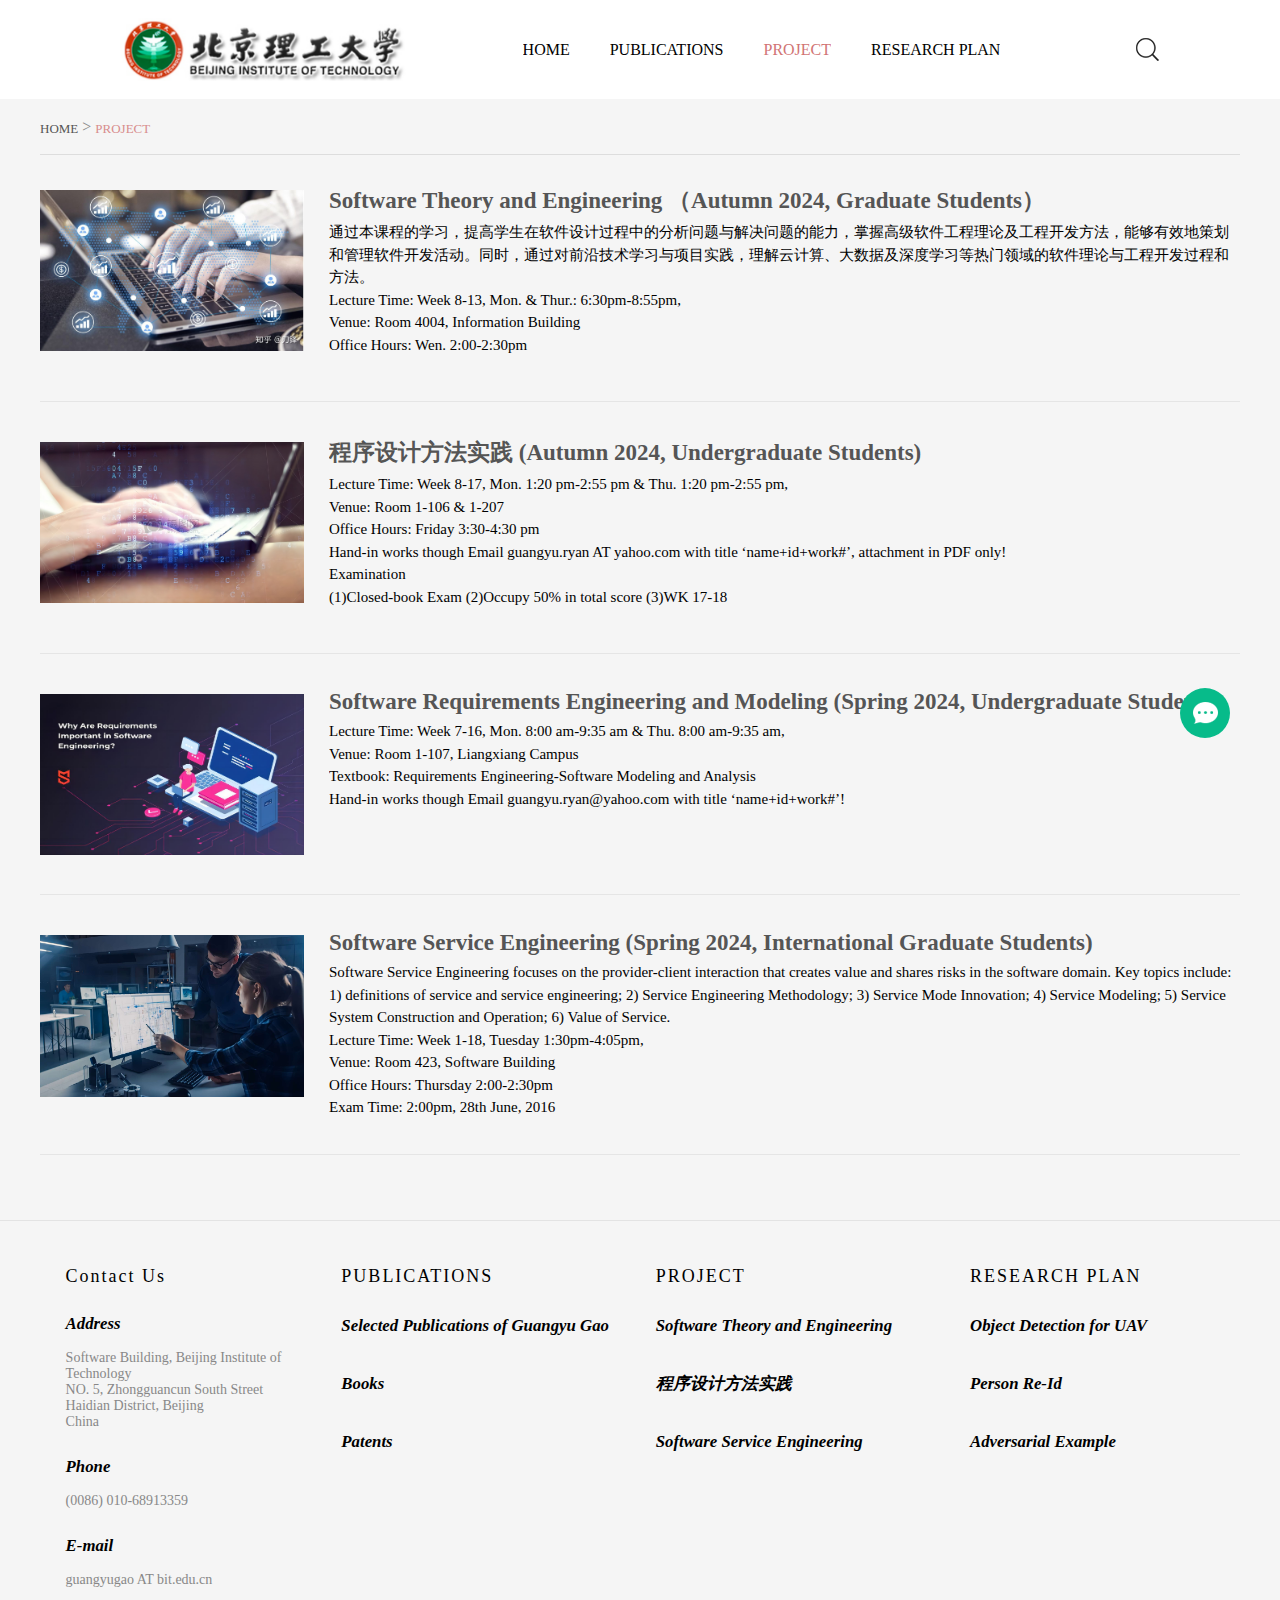
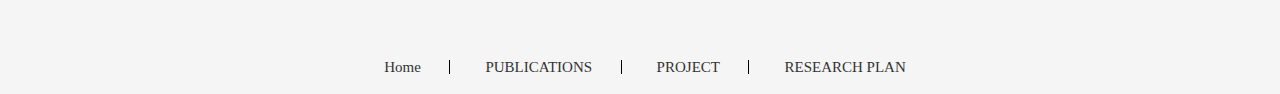
<file: TEACHING.html>
<!DOCTYPE HTML>
<html lang="en">
<head>
<meta charset="utf-8">
<meta name="viewport" content="width=device-width; initial-scale=1.0; maximum-scale=1.0; user-scalable=0;" />
<meta name="apple-mobile-web-app-capable" content="yes" />
<meta name="apple-mobile-web-app-status-bar-style" content="black" />
<meta content="telephone=no" name="format-detection" />
<title>PROJECT_Guangyu Gao's HomePage</title>
<meta name="description" content="" />
<meta name="keywords" content="" />
<link href="favicon.ico" rel="shortcut icon" type="image/x-icon" />
<link href="template/pc/skin/css/style.css" rel="stylesheet" media="screen" type="text/css" />
<link href="template/pc/skin/css/jquery.bxslider.css" rel="stylesheet" media="screen" type="text/css" />
<script language="javascript" type="text/javascript" src="template/pc/skin/js/jquery-3.7.0.min.js"></script>
<script language="javascript" type="text/javascript" src="template/pc/skin/js/trade.js"></script>
<script language="javascript" type="text/javascript" src="template/pc/skin/js/jquery.bxslider.js"></script>
</head>
<body>
<div class="web_header">
  <div class="header">
    <h1 class="logo fl pic_box"><a href="index.html"><img src="uploads/allimg/20240805/1-240P5205003U5.png" alt="Guangyu Gao's HomePage"/><em></em></a></h1>
    <div class="func">
      <div class="btn search_btn"></div>
      <div class="btn menu_btn"></div>
    </div>
  </div>
  <div class="resp_search_box trans">
    <div class="close_btn"><span></span></div>
    <div class="clear"></div>
        <form class="search_form" method="get" action="http://guangyugao-master.com/index.php?m=home&amp;c=Search&amp;a=lists" onsubmit="return searchForm();">
      <input type="text" class="" name="keywords" id="keywords" placeholder="Search Our Catalog" />
      <input type="submit" class="" value="" />
      <div class="clear"></div>
      <input type="hidden" name="m" value="home" /><input type="hidden" name="c" value="Search" /><input type="hidden" name="a" value="lists" /><input type="hidden" name="method" value="1" />    </form>
     </div>
  <div class="language trans">
    <div class="close_btn"><span></span></div>
    <div class="content"> </div>
  </div>
  <div class="nav trans">
    <div class="list "> <a href="index.html"  class="title">Home</a> </div>
        <div class="list "> <a href="PUBLICATIONS.html" class="title">PUBLICATIONS</a>  </div>
        <div class="list "> <a href="TEACHING.html" class="title">PROJECT</a>  </div>
        <div class="list "> <a href="RESEARCH_PLAN.html" class="title">RESEARCH PLAN</a>  </div>
     </div>
  <div class="son_nav trans"></div>
  <div class="nav_bg"></div>
</div>
<div class="web_header header_blank"></div>
<script language="javascript" type="text/javascript" src="template/pc/skin/js/m-ss.js"></script>
<div class="headerWrapper relative responsive_pc_header ab_header">
  <div class="header relative clean trans">
    <div class="header_in">
      <div class="right fr">
        <div class="h_icon search-form fl clean"> <a class="search_icon" href="javascript:;" rel="nofollow"></a>           <form class="trans" method="get" action="http://guangyugao-master.com/index.php?m=home&amp;c=Search&amp;a=lists" onsubmit="return searchForm();">
            <input class="text fl" placeholder="No Products!" type="text" name="keywords" id="keywords" value=""/>
            <input type="submit" class="sub_btn fr" value=""/>
            <input type="hidden" name="m" value="home" /><input type="hidden" name="c" value="Search" /><input type="hidden" name="a" value="lists" /><input type="hidden" name="method" value="1" />          </form>
           </div>
      </div>
      <a class="logo block middleImg trans fl" href="index.html"> <img src="uploads/allimg/20240805/1-240P5205003U5.png" alt="Guangyu Gao's HomePage"/><span></span> </a>
      <div class="h_right">
        <div class="headerNav">
          <div class="head-nav">
            <div class="n_item"> <a  href="index.html" title="Home" class=" topName block text-over trans"> Home </a> </div>
                        <div class="n_item "> <a  href="PUBLICATIONS.html" title="PUBLICATIONS" class="topName block text-over trans"> PUBLICATIONS </a>  </div>
                        <div class="n_item "> <a  href="TEACHING.html" title="TEACHING" class=" active topName block text-over trans"> PROJECT </a>  </div>
                        <div class="n_item "> <a  href="RESEARCH_PLAN.html" title="RESEARCH PLAN" class=" topName block text-over trans"> RESEARCH PLAN </a>  </div>
             </div>
        </div>
      </div>
    </div>
  </div>
</div>
<div class="in_ad">
  <div class='bxSlide-outter' style='overflow:hidden;margin-left:auto;margin-right:auto; width:1920px; max-width:100%; max-height:260px'> </div>
</div>
<div id="main" class="w page_detail">
  <div class="web_position clean s1">
    <div class="title">PROJECT</div>
    <div class="position"> <a href='index.html' class=''>HOME</a> &gt; <a href='TEACHING.html'>PROJECT</a></div>
  </div>
  <!--<div class="top_tab">
    <div class="info_cate">  </div>
    <div class="web_position clean s1">
      <div class="title">TEACHING</div>
      <div class="position"> <a href='/' class=''>HOME</a> &gt; <a href='/index.php?m=home&c=Lists&a=index&tid=15'>TEACHING</a></div>
    </div>
    <div class="clear"></div>
  </div>-->
  <div class="web_info_list">     <div class="item">
      <div class="img"><a  title="Selected Publications of Guangyu Gao"><img src="https://guangyu-ryan.github.io/guangyugao-master.com/template/pc/skin/images/t1.jpg" alt="软件理论与工程 Software Theory and Engineering （Autumn 2019, Graduate Students）"/></a></div>
      <div class="info fr">
        <h3 class="title"><a href='download.html' title="软件理论与工程 Software Theory and Engineering （Autumn 2019, Graduate Students）">Software Theory and Engineering （Autumn 2024, Graduate Students）</a></h3>
        <a  title="Selected Publications of Guangyu Gao" class="desc">通过本课程的学习，提高学生在软件设计过程中的分析问题与解决问题的能力，掌握高级软件工程理论及工程开发方法，能够有效地策划和管理软件开发活动。同时，通过对前沿技术学习与项目实践，理解云计算、大数据及深度学习等热门领域的软件理论与工程开发过程和方法。
<br>Lecture Time: Week 8-13, Mon. & Thur.: 6:30pm-8:55pm,
<br>Venue: Room 4004, Information Building
<br>Office Hours: Wen. 2:00-2:30pm
<br>Hand-in works though Email guangyu.ryan@yahoo.com</a> </div>
      <div class="clear"></div>
    </div>
        <div class="item">
      <div class="img"><a title="Books"><img src="https://guangyu-ryan.github.io/guangyugao-master.com/template/pc/skin/images/t2.jpg" alt="Books"/></a></div>
      <div class="info fr">
        <h3 class="title"><a title="程序设计方法实践 (Autumn 2024, Undergraduate Students)">程序设计方法实践 (Autumn 2024, Undergraduate Students)</a></h3>
        <a  title="Books" class="desc">Lecture Time: Week 8-17, Mon. 1:20 pm-2:55 pm & Thu. 1:20 pm-2:55 pm,
<br>Venue: Room 1-106 & 1-207
<br>Office Hours: Friday 3:30-4:30 pm
<br>Hand-in works though Email guangyu.ryan AT yahoo.com with title ‘name+id+work#’, attachment in PDF only!
<br>Examination
<br>(1)Closed-book Exam
 (2)Occupy 50% in total score
  (3)WK 17-18</a> </div>
      <div class="clear"></div>
    </div>
      <div class="item">
      <div class="img"><a title="Books"><img src="https://guangyu-ryan.github.io/guangyugao-master.com/template/pc/skin/images/t4.jpg" alt="Books"/></a></div>
      <div class="info fr">
        <h3 class="title"><a title="程序设计方法实践 (Autumn 2024, Undergraduate Students)">Software Requirements Engineering and Modeling (Spring 2024, Undergraduate Student)</a></h3>
        <a  title="Books" class="desc">Lecture Time: Week 7-16, Mon. 8:00 am-9:35 am & Thu. 8:00 am-9:35 am,
<br>Venue: Room 1-107, Liangxiang Campus
<br>Textbook: Requirements Engineering-Software Modeling and Analysis
<br>Hand-in works though Email guangyu.ryan@yahoo.com with title ‘name+id+work#’!</a> </div>
      <div class="clear"></div>
    </div>
        <div class="item">
      <div class="img"><a  title="Patents"><img src="https://guangyu-ryan.github.io/guangyugao-master.com/template/pc/skin/images/t3.jpg" alt="Patents"/></a></div>
      <div class="info fr">
        <h3 class="title"><a title="Patents">Software Service Engineering (Spring 2024, International Graduate Students)</a></h3>
        <a title="Patents" class="desc1">Software Service Engineering focuses on the provider-client interaction that creates value and shares risks in the software domain. Key topics include: 1) definitions of service and service engineering; 2) Service Engineering Methodology; 3) Service Mode Innovation; 4) Service Modeling; 5) Service System Construction and Operation; 6) Value of Service.
<br>Lecture Time: Week 1-18, Tuesday 1:30pm-4:05pm,
<br>Venue: Room 423, Software Building
<br>Office Hours: Thursday 2:00-2:30pm
<br>Exam Time: 2:00pm, 28th June, 2016</a> </div>
      <div class="clear"></div>
    </div>
        <div class="clear"></div>
  </div>
</div>
<div id="footer">
  <div class="footer_top wrap">
    <div class="f_left fl">
  <div class="f_item">
    <div class="f_title"> Contact Us <em></em> </div>
    <div class="f_contact">
      <address class="row">
          <strong class="label"> Address</strong><br>
          <br>
          <i>Software Building, Beijing Institute of Technology<br>
        NO. 5, Zhongguancun South Street<br>
        Haidian District, Beijing<br>
        China</i>
      </address>
      <div class="row">
        <strong class="label">Phone</strong> <br>
          <br>
          <i>(0086) 010-68913359</i>
      </div>
      <div class="row">
        <strong class="label">E-mail</strong> <br>
          <br>
          <a href="mailto:guangyugao@bit.edu.cn"><i>guangyugao AT bit.edu.cn</i></a>
      </div>
    </div>
  </div>
</div>

    <div class="f_right fr">       <div class="f_item fl">
        <div class="f_title">PUBLICATIONS<em></em></div>
        <div class="list"><a  style="text-indent: 0;"><strong class="label">Selected Publications of Guangyu Gao</strong></a>
        <div class="list"><a  style="text-indent: 0;"><strong class="label">Books</strong></a></div>
        <div class="list"><a  style="text-indent: 0;"><strong class="label">Patents</strong></a></div>
      </div>
    </div>
            <div class="f_item fl">
        <div class="f_title">PROJECT<em></em></div>
        <div class="list"><a style="text-indent: 0;"><strong class="label">Software Theory and Engineering</strong></a>
        <div class="list"><a style="text-indent: 0;"><strong class="label">程序设计方法实践</strong></a></div>
           <div class="list"><a style="text-indent: 0;"><strong class="label">Software Service Engineering </strong></a></div>
      </div>
      </div>
            <div class="f_item fl share_menu">
        <div class="f_title">RESEARCH PLAN</div>
                <div class="list"><a  style="text-indent: 0;"><strong class="label">Object Detection for UAV</strong></a></div>
        <div class="list"><a  style="text-indent: 0;"><strong class="label">Person Re-Id</strong></a></div>
         <div class="list"><a  style="text-indent: 0;"><strong class="label">Adversarial Example </strong></a></div>
      </div>
      </div>
      <div class="clear"></div>
    </div>
    <div class="clear"></div>
    <div class="link">
      <div class="item"><a href="index.html"  title="Home">Home</a></div>
            <div class="item"><a href="PUBLICATIONS.html" title="PUBLICATIONS">PUBLICATIONS</a></div>
            <div class="item"><a href="TEACHING.html" title="TEACHING">PROJECT</a></div>
            <div class="item"><a href="RESEARCH_PLAN.html" title="RESEARCH PLAN">RESEARCH PLAN</a></div>
       </div>
  </div>
</div>
<div id="chat_window">
  <div class="chat_box is_respon">
    <div class="box trans_05">
      <div class="box_area">
        <div class="chat_item chat_qq">
          <div class="abs">
            <div class="more_box"> <a rel="nofollow" href="http://wpa.qq.com/msgrd?v=3&uin=2242452056&menu=yes" target="_blank" class="item"> Kai </a> </div>
          </div>
        </div>
        <div class="chat_item chat_email">
          <div class="abs">
            <div class="more_box"> <a rel="nofollow" href="mailto:guangyugao@bit.edu.cn" class="item"> Gao </a></div>
          </div>
        </div>
          <div class="chat_item chat_twitter">
          <div class="abs">
            <div class="more_box"> <a rel="nofollow" href="https://x.com/BreezeSnow" class="item"> Gao </a></div>
          </div>
        </div>
         <div class="chat_item chat_facebook">
          <div class="abs">
            <div class="more_box"> <a rel="nofollow" href="https://www.facebook.com/gao.ryan.3" class="item"> Gao </a></div>
          </div>
        </div>
      </div>
      <span class="chat_close"></span> </div>
    <div class="chat_box_menu"> <a href="javascript:;" class="more default_show"></a> <a href="javascript:;" id="go_top" class="top trans_05"></a> </div>
  </div>
</div>
<!-- 应用插件标签 start -->

<!-- 应用插件标签 end -->
</body>
</html>
</file>
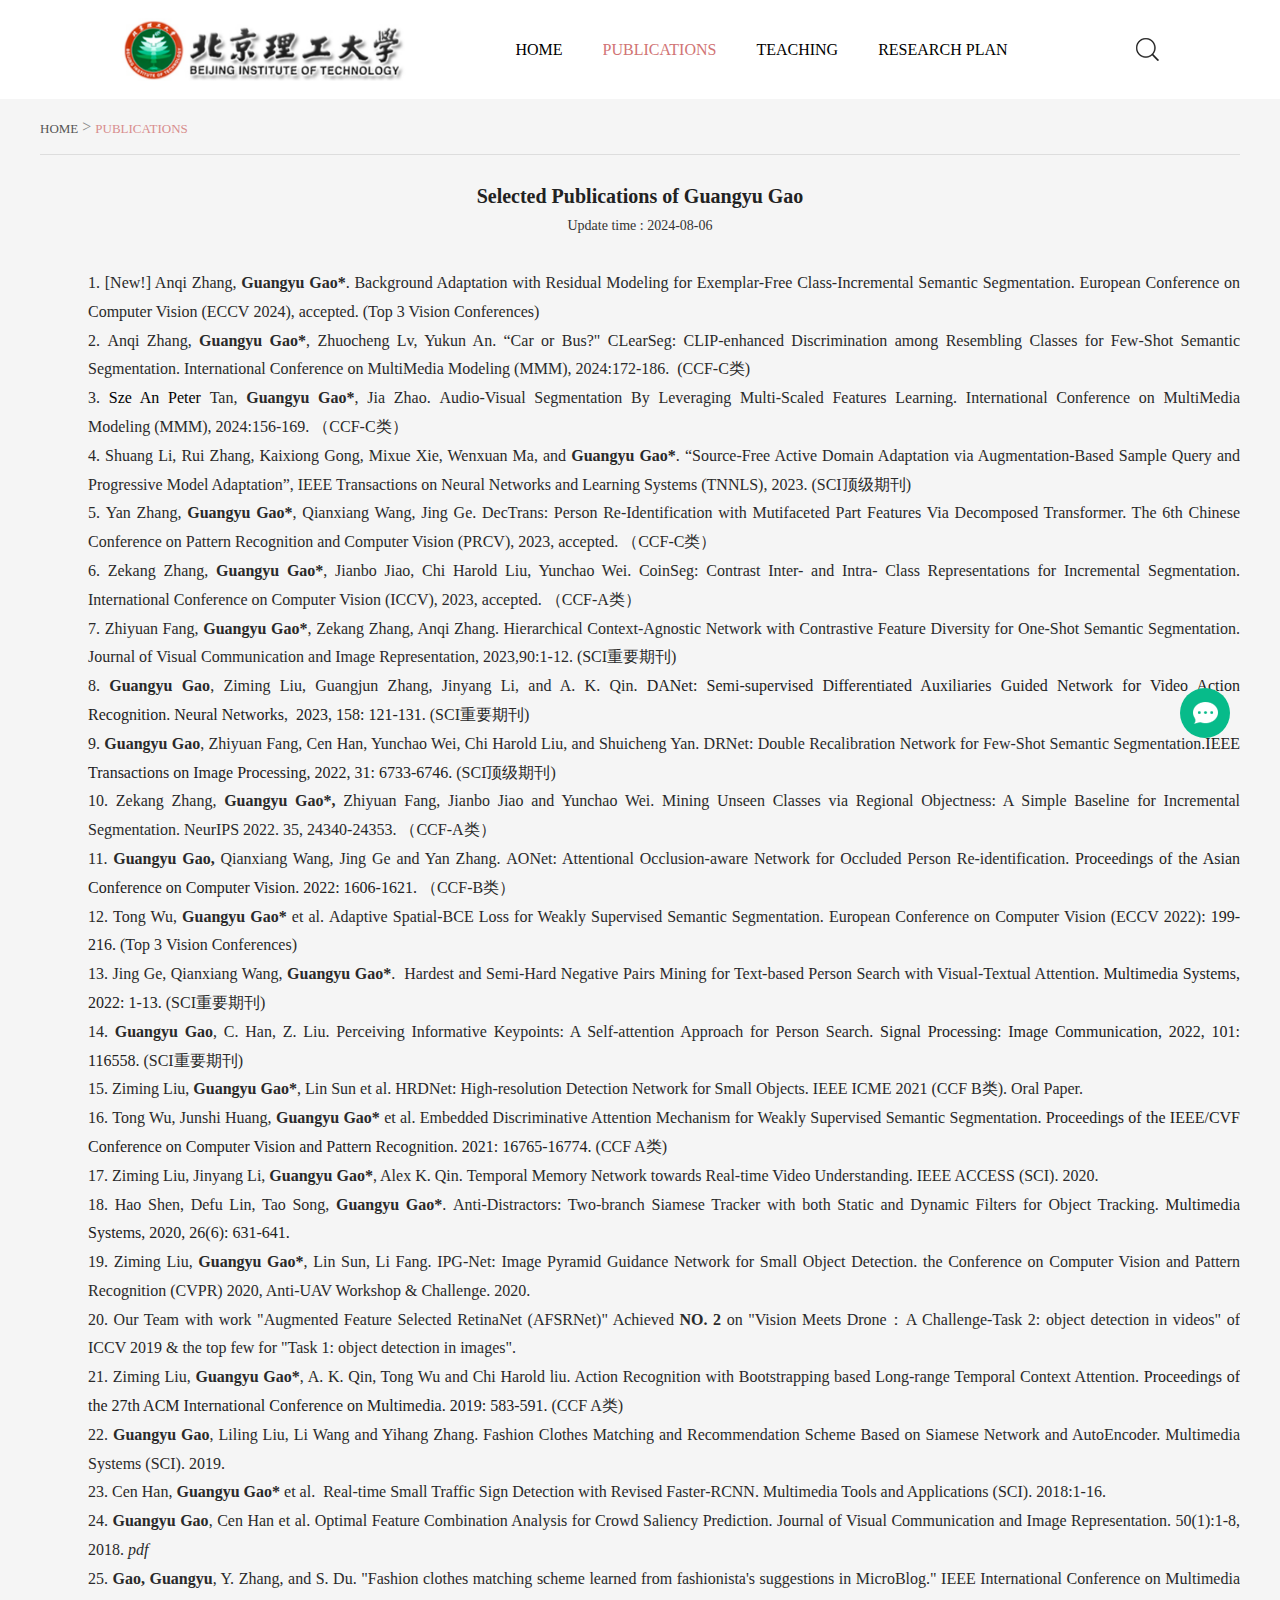
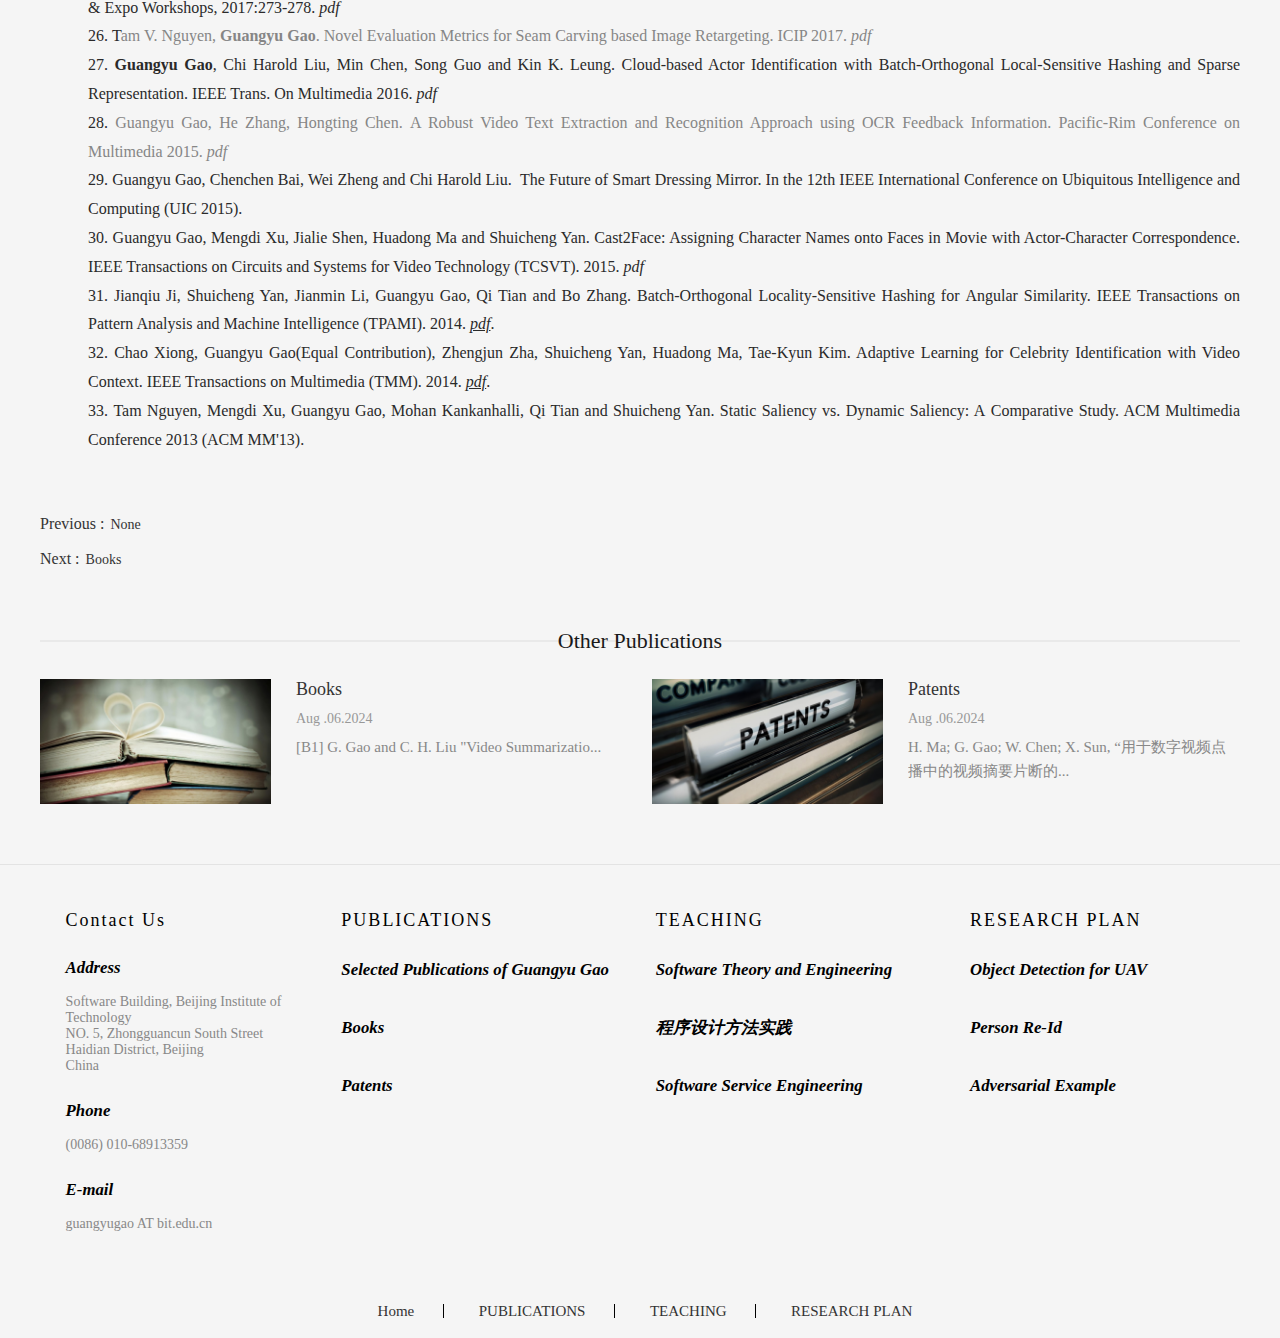
<file: TEACHING1.html>
<!DOCTYPE HTML>
<html lang="en">
<head>
<meta charset="utf-8">
<meta name="viewport" content="width=device-width; initial-scale=1.0; maximum-scale=1.0; user-scalable=0;" />
<meta name="apple-mobile-web-app-capable" content="yes" />
<meta name="apple-mobile-web-app-status-bar-style" content="black" />
<meta content="telephone=no" name="format-detection" />
<title>Selected Publications of Guangyu Gao_Guangyu Gao's HomePage</title>
<meta name="description" content="[New!] Anqi Zhang, Guangyu Gao*. Background Adaptation with Residual Modeling for Exemplar-Free Class-Incremental Semantic Segmentation. European Conference on Computer Vision (ECCV 2024), accepted. (Top 3 Vision Conferences)Anqi Zhang, Guangyu Gao*, Zhuocheng Lv, Yukun An. “Car or Bus?&quot; CLearSeg: CLIP-enhanced Discrimination among Resembling Classes for Few-Shot Semantic Segmentation. International Conference on MultiMedia Modeling (MMM), 2024:172-186.  (CCF-C类)" />
<meta name="keywords" content="" />
<link href="favicon.ico" rel="shortcut icon" type="image/x-icon" />
<link href="template/pc/skin/css/style.css" rel="stylesheet" media="screen" type="text/css" />
<link href="template/pc/skin/css/jquery.bxslider.css" rel="stylesheet" media="screen" type="text/css" />
<script language="javascript" type="text/javascript" src="template/pc/skin/js/jquery-3.7.0.min.js"></script>
<script language="javascript" type="text/javascript" src="template/pc/skin/js/trade.js"></script>
<script language="javascript" type="text/javascript" src="template/pc/skin/js/jquery.bxslider.js"></script>
</head>
<body>
<div class="web_header">
  <div class="header">
    <h1 class="logo fl pic_box"><a href="index.html"><img src="uploads/allimg/20240805/1-240P5205003U5.png" alt="Guangyu Gao's HomePage"/><em></em></a></h1>
    <div class="func">
      <div class="btn search_btn"></div>
      <div class="btn menu_btn"></div>
    </div>
  </div>
  <div class="resp_search_box trans">
    <div class="close_btn"><span></span></div>
    <div class="clear"></div>
        <form class="search_form" method="get" action="http://guangyugao-master.com/index.php?m=home&amp;c=Search&amp;a=lists" onsubmit="return searchForm();">
      <input type="text" class="" name="keywords" id="keywords" placeholder="Search Our Catalog" />
      <input type="submit" class="" value="" />
      <div class="clear"></div>
      <input type="hidden" name="m" value="home" /><input type="hidden" name="c" value="Search" /><input type="hidden" name="a" value="lists" /><input type="hidden" name="method" value="1" />    </form>
     </div>
  <div class="language trans">
    <div class="close_btn"><span></span></div>
    <div class="content"> </div>
  </div>
  <div class="nav trans">
    <div class="list "> <a href="index.html"  class="title">Home</a> </div>
        <div class="list "> <a href="PUBLICATIONS.html" class="title">PUBLICATIONS</a>  </div>
        <div class="list "> <a href="TEACHING.html" class="title">TEACHING</a>  </div>
        <div class="list "> <a href="RESEARCH_PLAN.html" class="title">RESEARCH PLAN</a>  </div>
     </div>
  <div class="son_nav trans"></div>
  <div class="nav_bg"></div>
</div>
<div class="web_header header_blank"></div>
<script language="javascript" type="text/javascript" src="template/pc/skin/js/m-ss.js"></script>
<div class="headerWrapper relative responsive_pc_header ab_header">
  <div class="header relative clean trans">
    <div class="header_in">
      <div class="right fr">
        <div class="h_icon search-form fl clean"> <a class="search_icon" href="javascript:;" rel="nofollow"></a>           <form class="trans" method="get" action="http://guangyugao-master.com/index.php?m=home&amp;c=Search&amp;a=lists" onsubmit="return searchForm();">
            <input class="text fl" placeholder="No Products!" type="text" name="keywords" id="keywords" value=""/>
            <input type="submit" class="sub_btn fr" value=""/>
            <input type="hidden" name="m" value="home" /><input type="hidden" name="c" value="Search" /><input type="hidden" name="a" value="lists" /><input type="hidden" name="method" value="1" />          </form>
           </div>
      </div>
      <a class="logo block middleImg trans fl" href="index.html"> <img src="uploads/allimg/20240805/1-240P5205003U5.png" alt="Guangyu Gao's HomePage"/><span></span> </a>
      <div class="h_right">
        <div class="headerNav">
          <div class="head-nav">
            <div class="n_item"> <a  href="index.html" title="Home" class=" topName block text-over trans"> Home </a> </div>
                        <div class="n_item "> <a  href="PUBLICATIONS.html" title="PUBLICATIONS" class="active topName block text-over trans"> PUBLICATIONS </a>  </div>
                        <div class="n_item "> <a  href="TEACHING.html" title="TEACHING" class="topName block text-over trans"> TEACHING </a>  </div>
                        <div class="n_item "> <a  href="RESEARCH_PLAN.html" title="RESEARCH PLAN" class=" topName block text-over trans"> RESEARCH PLAN </a>  </div>
             </div>
        </div>
      </div>
    </div>
  </div>
</div>

<div class="banner">
  <div class='bxSlide-outter' style='overflow:hidden;margin-left:auto;margin-right:auto; width:1920px; max-width:100%; max-height:260px'> </div>
</div>
<div id="main" class="w page_detail">
  <div class="web_position clean s1">
    <div class="title">PUBLICATIONS</div>
    <div class="position"> <a href='index.html' class=''>HOME</a> &gt; <a href=PUBLICATIONS.html>PUBLICATIONS</a></div>
  </div>
  <div class="contenter">
    <div class="webinfo_detail">
      <h1 class="title">Selected Publications of Guangyu Gao</h1>
      <div class="ext_mes">
        <div>Update time : 2024-08-06</div>
      </div>
      <div class="share">
        <div class="addthis_sharing_toolbox"></div>
      </div>
      <div id="global_editor_contents" class="contents"><ol class=" list-paddingleft-2" style="font-family: &quot;Droid Serif&quot;; padding-top: 0px; padding-right: 0px; padding-bottom: 0px; text-wrap: wrap; color: rgb(42, 42, 42); font-size: 16px; text-align: justify;  margin-top: 5px !important; margin-bottom: 5px !important; padding-left: 3em !important; list-style-position: outside !important; list-style-image: initial !important;"><li>[New!] Anqi Zhang,&nbsp;<strong style="font-family: inherit; color: inherit; font-size: inherit;">Guangyu Gao*</strong>. Background Adaptation with Residual Modeling for Exemplar-Free Class-Incremental Semantic Segmentation.&nbsp;European Conference on Computer Vision (ECCV&nbsp;2024), accepted. (Top 3 Vision Conferences)<br/></li><li>Anqi Zhang,&nbsp;<strong style="font-family: inherit; color: inherit; font-size: inherit;">Guangyu Gao*</strong>, Zhuocheng Lv, Yukun An.&nbsp;“Car or Bus?&quot; CLearSeg: CLIP-enhanced Discrimination among Resembling Classes for Few-Shot Semantic Segmentation. International Conference on MultiMedia Modeling&nbsp;(MMM), 2024:172-186.&nbsp; (CCF-C类)</li><li><span style="font-family: inherit; color: rgb(0, 0, 0); font-size: inherit;">Sze An Peter&nbsp;</span>Tan,&nbsp;<strong style="font-family: inherit; color: inherit; font-size: inherit;">Guangyu Gao*</strong>, Jia Zhao.&nbsp;Audio-Visual Segmentation By Leveraging Multi-Scaled Features Learning.&nbsp;International Conference on MultiMedia Modeling&nbsp;(MMM), 2024:156-169.&nbsp;（CCF-C类）</li><li>Shuang Li, Rui Zhang, Kaixiong Gong, Mixue Xie, Wenxuan Ma, and&nbsp;<strong style="font-family: inherit; color: inherit; font-size: inherit;">Guangyu Gao*</strong>. “Source-Free Active Domain Adaptation via Augmentation-Based Sample Query and Progressive Model Adaptation”, IEEE Transactions on Neural Networks and Learning Systems (TNNLS), 2023.&nbsp;(SCI顶级期刊)</li><li>Yan Zhang,&nbsp;<strong style="font-family: inherit; color: inherit; font-size: inherit;">Guangyu Gao*</strong>, Qianxiang Wang, Jing Ge.&nbsp;DecTrans: Person Re-Identification with Mutifaceted Part Features Via Decomposed Transformer. The 6th Chinese Conference on Pattern Recognition and Computer Vision&nbsp;(PRCV), 2023, accepted.&nbsp;（CCF-C类）</li><li>Zekang Zhang,&nbsp;<strong style="font-family: inherit; color: inherit; font-size: inherit;">Guangyu Gao*</strong>, Jianbo Jiao, Chi Harold Liu, Yunchao Wei.&nbsp;CoinSeg: Contrast Inter- and Intra- Class Representations for Incremental Segmentation. International Conference on Computer Vision (ICCV), 2023, accepted.&nbsp;（CCF-A类）</li><li>Zhiyuan Fang,&nbsp;<strong style="font-family: inherit; color: inherit; font-size: inherit;">Guangyu Gao*</strong>, Zekang Zhang, Anqi Zhang. Hierarchical Context-Agnostic Network with Contrastive Feature Diversity for One-Shot Semantic Segmentation. Journal of Visual Communication and Image Representation, 2023,90:1-12.&nbsp;(SCI重要期刊)</li><li><strong style="font-family: inherit; color: inherit; font-size: inherit;">Guangyu Gao</strong>, Ziming Liu, Guangjun Zhang, Jinyang Li, and A. K. Qin.&nbsp;<span style="font-family: inherit; color: rgb(34, 34, 34); font-size: inherit;">DANet: Semi-supervised Differentiated Auxiliaries Guided Network for Video Action Recognition</span>.&nbsp;<span style="font-family: inherit; color: rgb(34, 34, 34); font-size: inherit;">Neural Networks</span>,&nbsp;<span style="font-family: inherit; color: rgb(34, 34, 34); font-size: inherit;">&nbsp;2023, 158: 121-131</span>.&nbsp;(SCI重要期刊)</li><li><strong style="font-family: inherit; color: inherit; font-size: inherit;">Guangyu Gao</strong>, Zhiyuan Fang, Cen Han, Yunchao Wei, Chi Harold Liu, and Shuicheng Yan.&nbsp;DRNet: Double Recalibration Network for Few-Shot Semantic Segmentation.<span style="font-family: inherit; color: rgb(34, 34, 34); font-size: inherit;">IEEE Transactions on Image Processing, 2022, 31: 6733-6746.&nbsp;</span>(SCI顶级期刊)</li><li>Zekang Zhang,&nbsp;<strong style="font-family: inherit; color: inherit; font-size: inherit;">Guangyu Gao*,</strong>&nbsp;Zhiyuan Fang, Jianbo Jiao and Yunchao Wei.&nbsp;Mining Unseen Classes via Regional Objectness: A Simple Baseline for Incremental Segmentation.&nbsp;NeurIPS 2022.&nbsp;35, 24340-24353. （CCF-A类）</li><li><strong style="font-family: inherit; color: inherit; font-size: inherit;">Guangyu Gao</strong><strong style="font-family: inherit; color: inherit; font-size: inherit;">,</strong>&nbsp;Qianxiang Wang, Jing Ge and Yan Zhang.&nbsp;AONet: Attentional Occlusion-aware Network for Occluded Person Re-identification.&nbsp;<span style="font-family: inherit; color: rgb(34, 34, 34); font-size: inherit;">Proceedings of the Asian Conference on Computer Vision. 2022: 1606-1621.&nbsp;</span>（CCF-B类）</li><li>Tong Wu,&nbsp;<strong style="font-family: inherit; color: inherit; font-size: inherit;">Guangyu Gao*</strong>&nbsp;et al.&nbsp;Adaptive Spatial-BCE Loss for Weakly Supervised Semantic Segmentation.&nbsp;European Conference on Computer Vision (ECCV&nbsp;2022)<span style="font-family: inherit; color: rgb(34, 34, 34); font-size: inherit;">: 199-216.&nbsp;</span>(Top 3&nbsp;Vision Conferences)</li><li>Jing Ge, Qianxiang Wang,&nbsp;<strong style="font-family: inherit; color: inherit; font-size: inherit;">Guangyu Gao</strong><strong style="font-family: inherit; color: inherit; font-size: inherit;">*</strong>.&nbsp;&nbsp;Hardest and Semi-Hard Negative Pairs Mining for Text-based Person Search with Visual-Textual Attention.&nbsp;<span style="font-family: inherit; color: rgb(34, 34, 34); font-size: inherit;">Multimedia Systems, 2022: 1-13.</span>&nbsp;(SCI重要期刊)</li><li><strong style="font-family: inherit; color: inherit; font-size: inherit;">Guangyu Gao</strong>, C. Han, Z. Liu.&nbsp;Perceiving Informative Keypoints: A Self-attention Approach for Person Search.&nbsp;<span style="font-family: inherit; color: rgb(34, 34, 34); font-size: inherit;">Signal Processing: Image Communication, 2022, 101: 116558.</span>&nbsp;(SCI重要期刊)</li><li>Ziming Liu,&nbsp;<strong style="font-family: inherit; color: inherit; font-size: inherit;">Guangyu Gao*</strong>, Lin Sun et al.&nbsp;HRDNet: High-resolution Detection Network for Small Objects. IEEE ICME 2021 (CCF B类). Oral Paper.&nbsp;</li><li>Tong Wu, Junshi Huang,&nbsp;<strong style="font-family: inherit; color: inherit; font-size: inherit;">Guangyu Gao*&nbsp;</strong>et al.&nbsp;Embedded Discriminative Attention Mechanism for Weakly Supervised Semantic Segmentation.&nbsp;<span style="font-family: inherit; color: rgb(34, 34, 34); font-size: inherit;">Proceedings of the IEEE/CVF Conference on Computer Vision and Pattern Recognition. 2021: 16765-16774.&nbsp;</span>(CCF A类)</li><li>Ziming Liu, Jinyang Li,&nbsp;<strong style="font-family: inherit; color: inherit; font-size: inherit;">Guangyu Gao*</strong>, Alex K. Qin.&nbsp;Temporal Memory Network towards Real-time Video Understanding.&nbsp;IEEE ACCESS (SCI). 2020.</li><li>Hao Shen, Defu Lin, Tao Song,&nbsp;<strong style="font-family: inherit; color: inherit; font-size: inherit;">Guangyu Gao*</strong>.&nbsp;Anti-Distractors: Two-branch Siamese Tracker with both Static and Dynamic Filters for Object Tracking.&nbsp;<span style="font-family: inherit; color: rgb(34, 34, 34); font-size: inherit;">Multimedia Systems, 2020, 26(6): 631-641.</span></li><li>Ziming Liu,&nbsp;<strong style="font-family: inherit; color: inherit; font-size: inherit;">Guangyu Gao*</strong>, Lin Sun, Li Fang.&nbsp;IPG-Net: Image Pyramid Guidance Network for Small Object Detection.&nbsp;the&nbsp;Conference on Computer Vision and Pattern Recognition (CVPR) 2020, Anti-UAV Workshop &amp; Challenge. 2020.</li><li>Our Team with work &quot;Augmented Feature Selected RetinaNet (AFSRNet)&quot; Achieved&nbsp;<strong style="font-family: inherit; color: inherit; font-size: inherit;">NO. 2</strong>&nbsp;on &quot;Vision Meets Drone：A Challenge-Task 2: object detection in videos&quot; of ICCV 2019 &amp; the top few for &quot;Task 1: object detection in images&quot;.</li><li>Ziming Liu,&nbsp;<strong style="font-family: inherit; color: inherit; font-size: inherit;">Guangyu Gao*</strong>, A. K. Qin, Tong Wu and Chi Harold liu. Action Recognition with Bootstrapping based Long-range Temporal Context Attention.&nbsp;<span style="font-family: inherit; color: rgb(34, 34, 34); font-size: inherit;">Proceedings of the 27th ACM International Conference on Multimedia. 2019: 583-591.</span>&nbsp;(CCF A类)</li><li><strong style="font-family: inherit; color: inherit; font-size: inherit;">Guangyu Gao</strong>, Liling Liu, Li Wang and Yihang Zhang. Fashion Clothes Matching and Recommendation Scheme Based on Siamese Network and AutoEncoder. Multimedia Systems (SCI). 2019.</li><li>Cen Han,&nbsp;<strong style="font-family: inherit; color: inherit; font-size: inherit;">Guangyu Gao*</strong>&nbsp;et al.&nbsp;&nbsp;Real-time Small Traffic Sign Detection with Revised Faster-RCNN.&nbsp;Multimedia Tools and Applications (SCI). 2018:1-16.</li><li><strong style="font-family: inherit; color: inherit; font-size: inherit;">Guangyu Gao</strong>, Cen Han et al.&nbsp;Optimal Feature Combination Analysis for Crowd Saliency Prediction.&nbsp;Journal of Visual Communication and Image Representation. 50(1):1-8, 2018.&nbsp;<em style="position: relative;">pdf</em></li><li><strong style="font-family: inherit; color: inherit; font-size: inherit;">Gao, Guangyu</strong>, Y. Zhang, and S. Du. &quot;Fashion clothes matching scheme learned from fashionista&#39;s suggestions in MicroBlog.&quot; IEEE International Conference on Multimedia &amp; Expo Workshops, 2017:273-278.&nbsp;<em style="position: relative;">pdf</em></li><li>T<span style="font-family: inherit; color: rgb(134, 134, 134); font-size: inherit;">am V. Nguyen,&nbsp;</span><strong style="font-family: inherit; color: rgb(134, 134, 134); font-size: inherit;">Guangyu Gao</strong><span style="font-family: inherit; color: rgb(134, 134, 134); font-size: inherit;">.&nbsp;Novel Evaluation Metrics for Seam Carving based Image Retargeting. ICIP 2017.&nbsp;</span><em style="position: relative; color: rgb(134, 134, 134);">pdf</em></li><li><strong style="font-family: inherit; color: inherit; font-size: inherit;">Guangyu Gao</strong>, Chi Harold Liu, Min Chen, Song Guo and Kin K. Leung. Cloud-based Actor Identification with&nbsp;Batch-Orthogonal Local-Sensitive Hashing and&nbsp;Sparse Representation. IEEE Trans. On Multimedia 2016.&nbsp;<em style="position: relative;">pdf</em></li><li><span style="font-family: inherit; color: rgb(134, 134, 134); font-size: inherit;">Guangyu Gao, He Zhang, Hongting Chen.&nbsp;A Robust Video Text Extraction and Recognition Approach using OCR Feedback Information. Pacific-Rim Conference on Multimedia 2015.&nbsp;</span><em style="position: relative; color: rgb(134, 134, 134);">pdf</em></li><li>Guangyu Gao, Chenchen Bai, Wei Zheng and Chi Harold Liu. &nbsp;The Future of Smart Dressing Mirror. In the 12th IEEE International Conference on Ubiquitous Intelligence and Computing (UIC 2015).&nbsp;</li><li>Guangyu Gao, Mengdi Xu, Jialie Shen, Huadong Ma and Shuicheng Yan. Cast2Face: Assigning Character Names onto Faces in Movie with Actor-Character Correspondence. IEEE Transactions on Circuits and Systems for Video Technology (TCSVT). 2015.&nbsp;<em style="position: relative;">pdf</em></li><li>Jianqiu Ji, Shuicheng Yan, Jianmin Li, Guangyu Gao, Qi Tian and Bo Zhang.&nbsp;Batch-Orthogonal Locality-Sensitive Hashing for&nbsp;Angular Similarity. IEEE Transactions on Pattern Analysis and Machine Intelligence (TPAMI). 2014.&nbsp;<span style="font-family: inherit; color: inherit; font-size: inherit; text-decoration-line: underline;">﻿<em style="position: relative;">pdf</em>﻿</span>.</li><li>Chao Xiong, Guangyu Gao(Equal Contribution), Zhengjun Zha, Shuicheng Yan, Huadong Ma, Tae-Kyun Kim. Adaptive Learning for Celebrity Identification with Video Context. IEEE Transactions on Multimedia (TMM). 2014.&nbsp;<em style="position: relative;">﻿<span style="font-family: inherit; color: inherit; font-size: inherit; text-decoration-line: underline;">pdf</span>﻿</em>.</li><li>Tam Nguyen, Mengdi Xu, Guangyu Gao, Mohan Kankanhalli, Qi Tian and Shuicheng Yan. Static Saliency vs. Dynamic Saliency: A&nbsp;Comparative Study. ACM Multimedia Conference 2013 (ACM MM&#39;13).</li></ol><p><br/></p></div>
      <div class="pro_prev_next info_prev_next clean">  <span>Previous : </span> <a class="prev">None</a>         <div class="blank12"></div>
         <span>Next : </span> <a href="TEACHING2.html" title="Books" class="next">Books</a>  </div>
    </div>
    <div class="rale_news desc_news">
      <div class="news_title"> <span class="title"> Other Publications </span> </div>
      <div class="list">
                <div class="item"> <a href="TEACHING2.html" class="img photo fl" title="Books"> <img src="uploads/allimg/20240806/1-240P6131JI00.jpg" alt="Books" class="trans"/><span></span> </a>
          <div class="text fr"> <a href="TEACHING2.html" class="title trans" title="Books"> Books </a>
            <div class="time"> Aug .06.2024 </div>
            <div class="brief"> [B1] G. Gao and C. H. Liu &quot;Video Summarizatio... </div>
          </div>
          <div class="clear"></div>
        </div>
                <div class="item"> <a href="TEACHING3.html" class="img photo fl" title="Patents"> <img src="uploads/allimg/20240806/1-240P6131K9446.jpg" alt="Patents" class="trans"/><span></span> </a>
          <div class="text fr"> <a href="TEACHING3.html" class="title trans" title="Patents"> Patents </a>
            <div class="time"> Aug .06.2024 </div>
            <div class="brief"> H. Ma; G. Gao; W. Chen; X. Sun, “用于数字视频点播中的视频摘要片断的... </div>
          </div>
          <div class="clear"></div>
        </div>
         </div>
    </div>
  </div>
</div>
<div id="footer">
  <div class="footer_top wrap">
    <div class="f_left fl">
  <div class="f_item">
    <div class="f_title"> Contact Us <em></em> </div>
    <div class="f_contact">
      <address class="row">
          <strong class="label"> Address</strong><br>
          <br>
          <i>Software Building, Beijing Institute of Technology<br>
        NO. 5, Zhongguancun South Street<br>
        Haidian District, Beijing<br>
        China</i>
      </address>
      <div class="row">
        <strong class="label">Phone</strong> <br>
          <br>
          <i>(0086) 010-68913359</i>
      </div>
      <div class="row">
        <strong class="label">E-mail</strong> <br>
          <br>
          <a href="mailto:guangyugao@bit.edu.cn"><i>guangyugao AT bit.edu.cn</i></a>
      </div>
    </div>
  </div>
</div>

    <div class="f_right fr">       <div class="f_item fl">
        <div class="f_title">PUBLICATIONS<em></em></div>
        <div class="list"><a href="TEACHING1.html" style="text-indent: 0;"><strong class="label">Selected Publications of Guangyu Gao</strong></a>
        <div class="list"><a href="TEACHING2.html" style="text-indent: 0;"><strong class="label">Books</strong></a></div>
        <div class="list"><a href="TEACHING3.html" style="text-indent: 0;"><strong class="label">Patents</strong></a></div>
      </div>
    </div>
            <div class="f_item fl">
        <div class="f_title">TEACHING<em></em></div>
        <div class="list"><a style="text-indent: 0;"><strong class="label">Software Theory and Engineering</strong></a>
        <div class="list"><a style="text-indent: 0;"><strong class="label">程序设计方法实践</strong></a></div>
           <div class="list"><a style="text-indent: 0;"><strong class="label">Software Service Engineering </strong></a></div>
      </div>
      </div>
            <div class="f_item fl share_menu">
        <div class="f_title">RESEARCH PLAN</div>
                <div class="list"><a  style="text-indent: 0;"><strong class="label">Object Detection for UAV</strong></a></div>
        <div class="list"><a  style="text-indent: 0;"><strong class="label">Person Re-Id</strong></a></div>
         <div class="list"><a  style="text-indent: 0;"><strong class="label">Adversarial Example </strong></a></div>
      </div>
      </div>
      <div class="clear"></div>
    </div>
    <div class="clear"></div>
    <div class="link">
      <div class="item"><a href="index.html"  title="Home">Home</a></div>
            <div class="item"><a href="PUBLICATIONS.html" title="PUBLICATIONS">PUBLICATIONS</a></div>
            <div class="item"><a href="TEACHING.html" title="TEACHING">TEACHING</a></div>
            <div class="item"><a href="RESEARCH_PLAN.html" title="RESEARCH PLAN">RESEARCH PLAN</a></div>
       </div>
  </div>
</div>
<div id="chat_window">
  <div class="chat_box is_respon">
    <div class="box trans_05">
      <div class="box_area">
        <div class="chat_item chat_qq">
          <div class="abs">
            <div class="more_box"> <a rel="nofollow" href="http://wpa.qq.com/msgrd?v=3&uin=2242452056&menu=yes" target="_blank" class="item"> Kai </a> </div>
          </div>
        </div>
        <div class="chat_item chat_email">
          <div class="abs">
            <div class="more_box"> <a rel="nofollow" href="mailto:guangyugao@bit.edu.cn" class="item"> Gao </a></div>
          </div>
        </div>
          <div class="chat_item chat_twitter">
          <div class="abs">
            <div class="more_box"> <a rel="nofollow" href="https://x.com/BreezeSnow" class="item"> Gao </a></div>
          </div>
        </div>
         <div class="chat_item chat_facebook">
          <div class="abs">
            <div class="more_box"> <a rel="nofollow" href="https://www.facebook.com/gao.ryan.3" class="item"> Gao </a></div>
          </div>
        </div>
      </div>
      <span class="chat_close"></span> </div>
    <div class="chat_box_menu"> <a href="javascript:;" class="more default_show"></a> <a href="javascript:;" id="go_top" class="top trans_05"></a> </div>
  </div>
</div>
<!-- 应用插件标签 start --> 
  
<!-- 应用插件标签 end -->
</body>
</html>
</file>
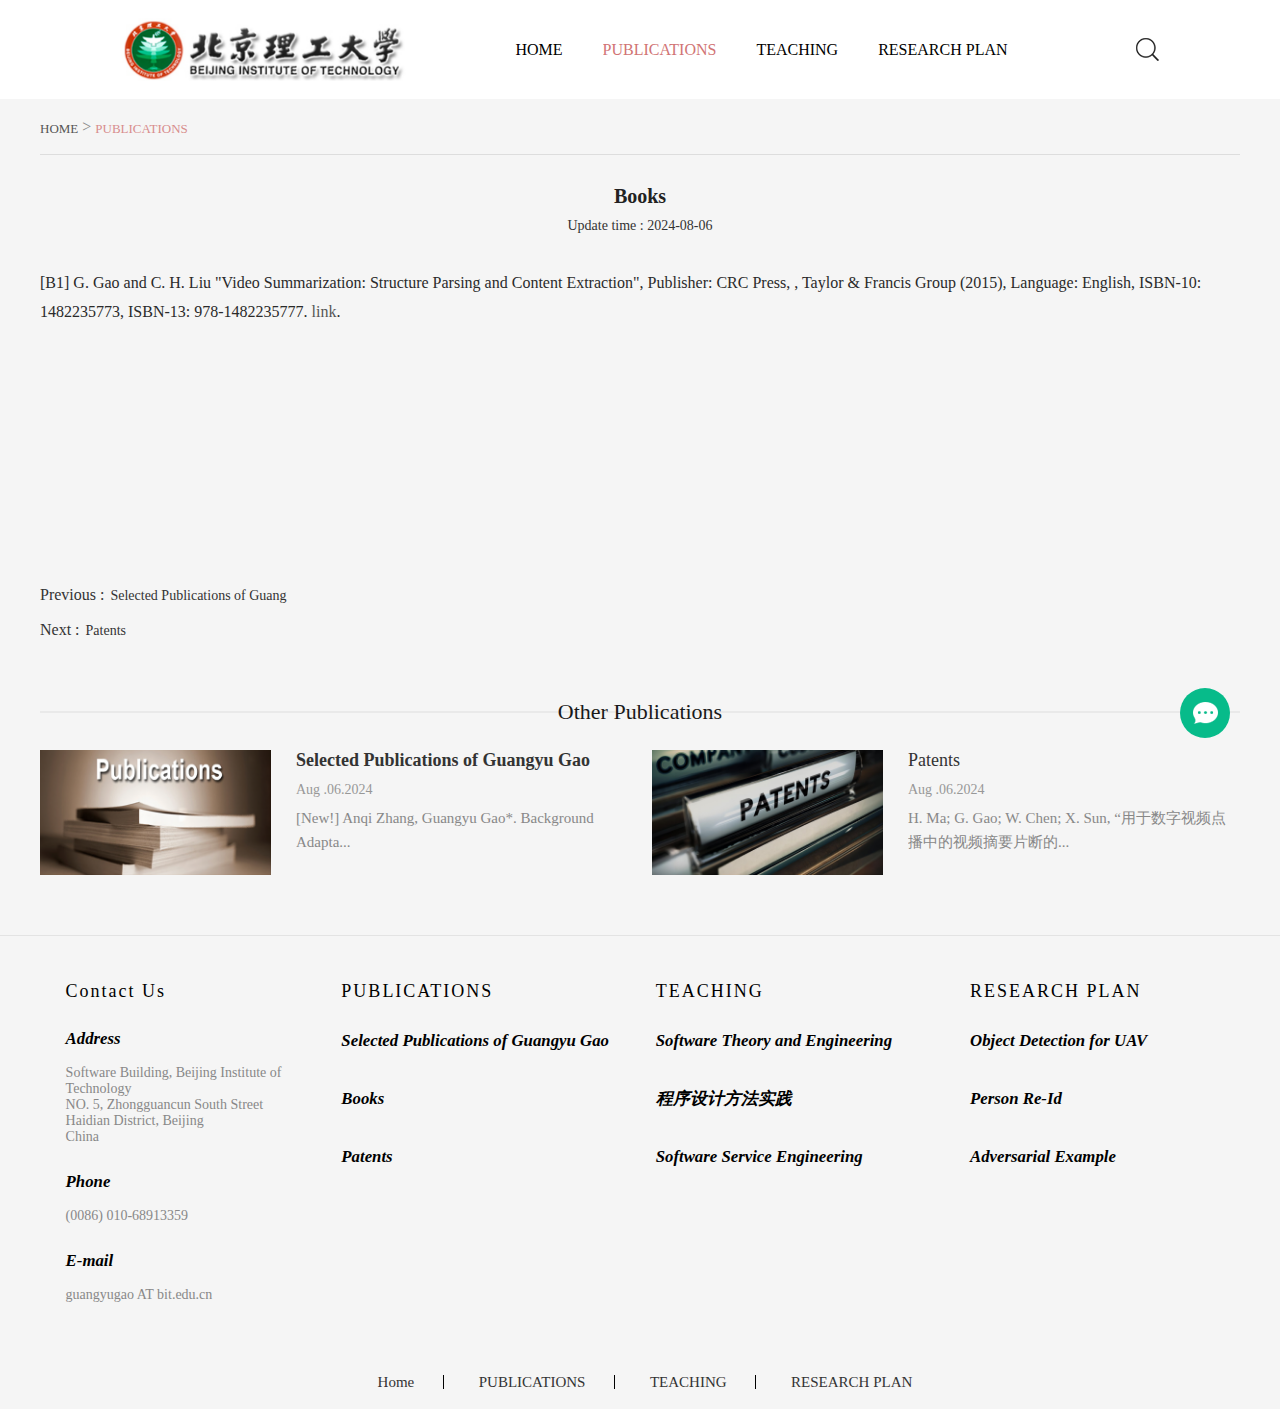
<file: TEACHING2.html>
<!DOCTYPE HTML>
<html lang="en">
<head>
<meta charset="utf-8">
<meta name="viewport" content="width=device-width; initial-scale=1.0; maximum-scale=1.0; user-scalable=0;" />
<meta name="apple-mobile-web-app-capable" content="yes" />
<meta name="apple-mobile-web-app-status-bar-style" content="black" />
<meta content="telephone=no" name="format-detection" />
<title>Books_Guangyu Gao's HomePage</title>
<meta name="description" content="[B1] G. Gao and C. H. Liu &quot;Video Summarization: Structure Parsing and Content Extraction&quot;, Publisher: CRC Press, , Taylor & Francis Group (2015), Language: English, ISBN-10: 1482235773, ISBN-13: 978-1482235777. link." />
<meta name="keywords" content="" />
<link href="favicon.ico" rel="shortcut icon" type="image/x-icon" />
<link href="template/pc/skin/css/style.css" rel="stylesheet" media="screen" type="text/css" />
<link href="template/pc/skin/css/jquery.bxslider.css" rel="stylesheet" media="screen" type="text/css" />
<script language="javascript" type="text/javascript" src="template/pc/skin/js/jquery-3.7.0.min.js"></script>
<script language="javascript" type="text/javascript" src="template/pc/skin/js/trade.js"></script>
<script language="javascript" type="text/javascript" src="template/pc/skin/js/jquery.bxslider.js"></script>
</head>
<body>
<div class="web_header">
  <div class="header">
    <h1 class="logo fl pic_box"><a href="index.html"><img src="uploads/allimg/20240805/1-240P5205003U5.png" alt="Guangyu Gao's HomePage"/><em></em></a></h1>
    <div class="func">
      <div class="btn search_btn"></div>
      <div class="btn menu_btn"></div>
    </div>
  </div>
  <div class="resp_search_box trans">
    <div class="close_btn"><span></span></div>
    <div class="clear"></div>
        <form class="search_form" method="get" action="http://guangyugao-master.com/index.php?m=home&amp;c=Search&amp;a=lists" onsubmit="return searchForm();">
      <input type="text" class="" name="keywords" id="keywords" placeholder="Search Our Catalog" />
      <input type="submit" class="" value="" />
      <div class="clear"></div>
      <input type="hidden" name="m" value="home" /><input type="hidden" name="c" value="Search" /><input type="hidden" name="a" value="lists" /><input type="hidden" name="method" value="1" />    </form>
     </div>
  <div class="language trans">
    <div class="close_btn"><span></span></div>
    <div class="content"> </div>
  </div>
  <div class="nav trans">
    <div class="list "> <a href="index.html"  class="title">Home</a> </div>
        <div class="list "> <a href="PUBLICATIONS.html" class="title">PUBLICATIONS</a>  </div>
        <div class="list "> <a href="TEACHING.html" class="title">TEACHING</a>  </div>
        <div class="list "> <a href="RESEARCH_PLAN.html" class="title">RESEARCH PLAN</a>  </div>
     </div>
  <div class="son_nav trans"></div>
  <div class="nav_bg"></div>
</div>
<div class="web_header header_blank"></div>
<script language="javascript" type="text/javascript" src="template/pc/skin/js/m-ss.js"></script>
<div class="headerWrapper relative responsive_pc_header ab_header">
  <div class="header relative clean trans">
    <div class="header_in">
      <div class="right fr">
        <div class="h_icon search-form fl clean"> <a class="search_icon" href="javascript:;" rel="nofollow"></a>           <form class="trans" method="get" action="http://guangyugao-master.com/index.php?m=home&amp;c=Search&amp;a=lists" onsubmit="return searchForm();">
            <input class="text fl" placeholder="No Products!" type="text" name="keywords" id="keywords" value=""/>
            <input type="submit" class="sub_btn fr" value=""/>
            <input type="hidden" name="m" value="home" /><input type="hidden" name="c" value="Search" /><input type="hidden" name="a" value="lists" /><input type="hidden" name="method" value="1" />          </form>
           </div>
      </div>
      <a class="logo block middleImg trans fl" href="index.html"> <img src="uploads/allimg/20240805/1-240P5205003U5.png" alt="Guangyu Gao's HomePage"/><span></span> </a>
      <div class="h_right">
        <div class="headerNav">
          <div class="head-nav">
            <div class="n_item"> <a  href="index.html" title="Home" class=" topName block text-over trans"> Home </a> </div>
                        <div class="n_item "> <a  href="PUBLICATIONS.html" title="PUBLICATIONS" class="active topName block text-over trans"> PUBLICATIONS </a>  </div>
                        <div class="n_item "> <a  href="TEACHING.html" title="TEACHING" class="topName block text-over trans"> TEACHING </a>  </div>
                        <div class="n_item "> <a  href="RESEARCH_PLAN.html" title="RESEARCH PLAN" class=" topName block text-over trans"> RESEARCH PLAN </a>  </div>
             </div>
        </div>
      </div>
    </div>
  </div>
</div>

<div class="banner">
  <div class='bxSlide-outter' style='overflow:hidden;margin-left:auto;margin-right:auto; width:1920px; max-width:100%; max-height:260px'> </div>
</div>
<div id="main" class="w page_detail">
  <div class="web_position clean s1">
    <div class="title">PUBLICATIONS</div>
    <div class="position"> <a href='index.html' class=''>HOME</a> &gt; <a href='PUBLICATIONS.html'>PUBLICATIONS</a></div>
  </div>
  <div class="contenter">
    <div class="webinfo_detail">
      <h1 class="title">Books</h1>
      <div class="ext_mes">
        <div>Update time : 2024-08-06</div>
      </div>
      <div class="share">
        <div class="addthis_sharing_toolbox"></div>
      </div>
      <div id="global_editor_contents" class="contents"><p><span style="color: rgb(42, 42, 42); font-family: &quot;Droid Serif&quot;; font-size: 16px; text-align: justify; text-wrap: wrap; ">[B1] G. Gao and C. H. Liu &quot;Video Summarization: Structure Parsing and Content Extraction&quot;,&nbsp;Publisher: CRC Press,&nbsp;, Taylor &amp; Francis Group&nbsp;(2015), Language: English, ISBN-10: 1482235773, ISBN-13: 978-1482235777.&nbsp;</span>link<span style="color: rgb(42, 42, 42); font-family: &quot;Droid Serif&quot; font-size: 16px; text-align: justify; text-wrap: wrap; ">.</span></p></div>
      <div class="pro_prev_next info_prev_next clean">  <span>Previous : </span> <a href="TEACHING1.html" title="Selected Publications of Guang" class="prev">Selected Publications of Guang</a>         <div class="blank12"></div>
         <span>Next : </span> <a href="TEACHING3.html" title="Patents" class="next">Patents</a>  </div>
    </div>
    <div class="rale_news desc_news">
      <div class="news_title"> <span class="title"> Other Publications </span> </div>
      <div class="list">
          <div class="item"> <a href="TEACHING1.html" class="img photo fl" title="<strong>Selected Publications of Guangyu Gao</strong>"> <img src="uploads/allimg/20240806/1-240P6131935639.png" alt="<strong>Selected Publications of Guangyu Gao</strong>" class="trans"/><span></span> </a>
          <div class="text fr"> <a href="TEACHING1.html" class="title trans" title="<strong>Selected Publications of Guangyu Gao</strong>"> <strong>Selected Publications of Guangyu Gao</strong> </a>
            <div class="time"> Aug .06.2024 </div>
            <div class="brief"> [New!] Anqi Zhang, Guangyu Gao*. Background Adapta... </div>
          </div>
          <div class="clear"></div>
        </div>
                <div class="item"> <a href="TEACHING3.html" class="img photo fl" title="Patents"> <img src="uploads/allimg/20240806/1-240P6131K9446.jpg" alt="Patents" class="trans"/><span></span> </a>
          <div class="text fr"> <a href="TEACHING3.html" class="title trans" title="Patents"> Patents </a>
            <div class="time"> Aug .06.2024 </div>
            <div class="brief"> H. Ma; G. Gao; W. Chen; X. Sun, “用于数字视频点播中的视频摘要片断的... </div>
          </div>
          <div class="clear"></div>
        </div>
         </div>
    </div>
  </div>
</div>
<div id="footer">
  <div class="footer_top wrap">
    <div class="f_left fl">
  <div class="f_item">
    <div class="f_title"> Contact Us <em></em> </div>
    <div class="f_contact">
      <address class="row">
          <strong class="label"> Address</strong><br>
          <br>
          <i>Software Building, Beijing Institute of Technology<br>
        NO. 5, Zhongguancun South Street<br>
        Haidian District, Beijing<br>
        China</i>
      </address>
      <div class="row">
        <strong class="label">Phone</strong> <br>
          <br>
          <i>(0086) 010-68913359</i>
      </div>
      <div class="row">
        <strong class="label">E-mail</strong> <br>
          <br>
          <a href="mailto:guangyugao@bit.edu.cn"><i>guangyugao AT bit.edu.cn</i></a>
      </div>
    </div>
  </div>
</div>

    <div class="f_right fr">       <div class="f_item fl">
        <div class="f_title">PUBLICATIONS<em></em></div>
        <div class="list"><a href="TEACHING1.html" style="text-indent: 0;"><strong class="label">Selected Publications of Guangyu Gao</strong></a>
        <div class="list"><a href="TEACHING2.html" style="text-indent: 0;"><strong class="label">Books</strong></a></div>
        <div class="list"><a href="TEACHING3.html" style="text-indent: 0;"><strong class="label">Patents</strong></a></div>
      </div>
    </div>
            <div class="f_item fl">
        <div class="f_title">TEACHING<em></em></div>
        <div class="list"><a style="text-indent: 0;"><strong class="label">Software Theory and Engineering</strong></a>
        <div class="list"><a style="text-indent: 0;"><strong class="label">程序设计方法实践</strong></a></div>
           <div class="list"><a style="text-indent: 0;"><strong class="label">Software Service Engineering </strong></a></div>
      </div>
      </div>
            <div class="f_item fl share_menu">
        <div class="f_title">RESEARCH PLAN</div>
                <div class="list"><a  style="text-indent: 0;"><strong class="label">Object Detection for UAV</strong></a></div>
        <div class="list"><a  style="text-indent: 0;"><strong class="label">Person Re-Id</strong></a></div>
         <div class="list"><a  style="text-indent: 0;"><strong class="label">Adversarial Example </strong></a></div>
      </div>
      </div>
      <div class="clear"></div>
    </div>
    <div class="clear"></div>
    <div class="link">
      <div class="item"><a href="index.html"  title="Home">Home</a></div>
            <div class="item"><a href="PUBLICATIONS.html" title="PUBLICATIONS">PUBLICATIONS</a></div>
            <div class="item"><a href="TEACHING.html" title="TEACHING">TEACHING</a></div>
            <div class="item"><a href="RESEARCH_PLAN.html" title="RESEARCH PLAN">RESEARCH PLAN</a></div>
       </div>
  </div>
</div>
<div id="chat_window">
  <div class="chat_box is_respon">
    <div class="box trans_05">
      <div class="box_area">
        <div class="chat_item chat_qq">
          <div class="abs">
            <div class="more_box"> <a rel="nofollow" href="http://wpa.qq.com/msgrd?v=3&uin=2242452056&menu=yes" target="_blank" class="item"> Kai </a> </div>
          </div>
        </div>
        <div class="chat_item chat_email">
          <div class="abs">
            <div class="more_box"> <a rel="nofollow" href="mailto:guangyugao@bit.edu.cn" class="item"> Gao </a></div>
          </div>
        </div>
          <div class="chat_item chat_twitter">
          <div class="abs">
            <div class="more_box"> <a rel="nofollow" href="https://x.com/BreezeSnow" class="item"> Gao </a></div>
          </div>
        </div>
         <div class="chat_item chat_facebook">
          <div class="abs">
            <div class="more_box"> <a rel="nofollow" href="https://www.facebook.com/gao.ryan.3" class="item"> Gao </a></div>
          </div>
        </div>
      </div>
      <span class="chat_close"></span> </div>
    <div class="chat_box_menu"> <a href="javascript:;" class="more default_show"></a> <a href="javascript:;" id="go_top" class="top trans_05"></a> </div>
  </div>
</div>
<!-- 应用插件标签 start --> 
  
<!-- 应用插件标签 end -->
</body>
</html>
</file>
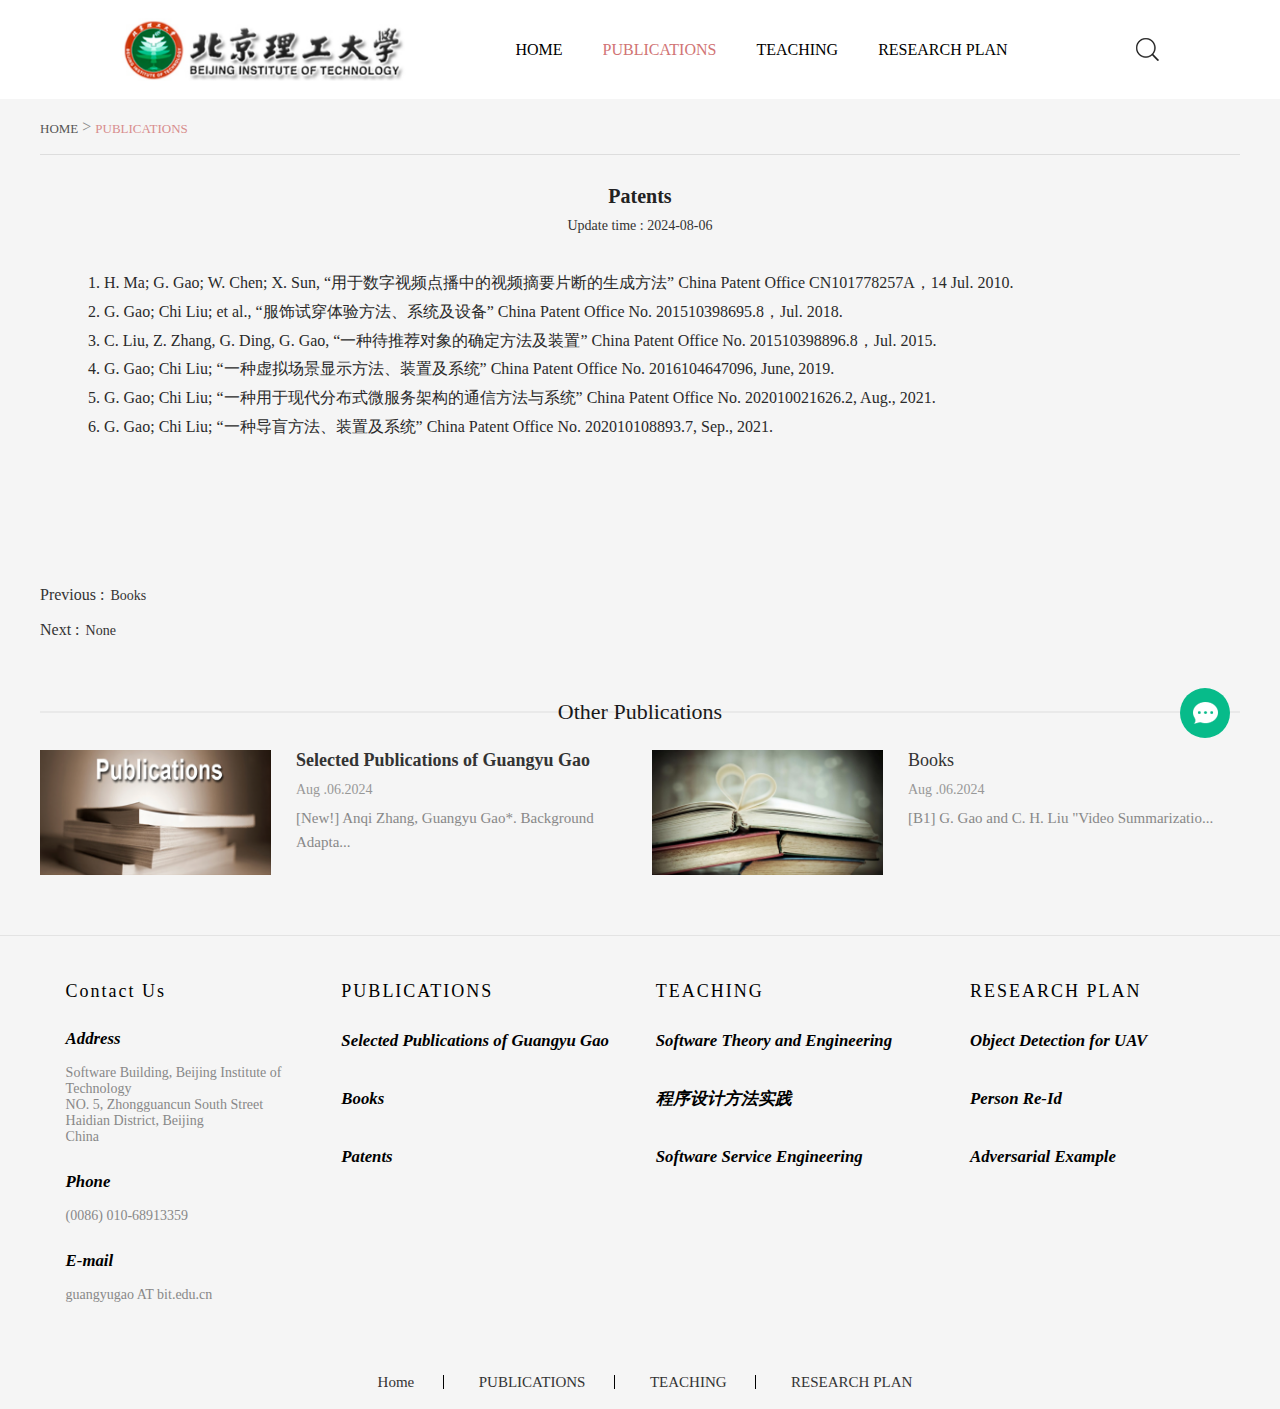
<file: TEACHING3.html>
<!DOCTYPE HTML>
<html lang="en">
<head>
<meta charset="utf-8">
<meta name="viewport" content="width=device-width; initial-scale=1.0; maximum-scale=1.0; user-scalable=0;" />
<meta name="apple-mobile-web-app-capable" content="yes" />
<meta name="apple-mobile-web-app-status-bar-style" content="black" />
<meta content="telephone=no" name="format-detection" />
<title>Patents_Guangyu Gao's HomePage</title>
<meta name="description" content="H. Ma; G. Gao; W. Chen; X. Sun, “用于数字视频点播中的视频摘要片断的生成方法” China Patent Office CN101778257A，14 Jul. 2010. G. Gao; Chi Liu; et al., “服饰试穿体验方法、系统及设备” China Patent Office No. 201510398695.8，Jul. 2018. C. Liu, Z. Zhang, G. Ding, G. Gao, “一种待推荐对象的确定方法及装置” China Patent Office No. 201510398896.8，Jul. 2015. G. Gao; Chi Liu; “一种虚拟场景显示方法、装置及系统” China Patent Office No. 2016104647096, June, 2019.G. Gao; Chi Liu; “一种用于现代分布式微服务架构的通信方法与系统” China Patent Office No. 202010021626.2, Aug., 2021.G. Gao; Chi Liu; “一种导盲方法、装置及系统” China Patent Office No. 202010108893.7, Sep., 2021." />
<meta name="keywords" content="" />
<link href="favicon.ico" rel="shortcut icon" type="image/x-icon" />
<link href="template/pc/skin/css/style.css" rel="stylesheet" media="screen" type="text/css" />
<link href="template/pc/skin/css/jquery.bxslider.css" rel="stylesheet" media="screen" type="text/css" />
<script language="javascript" type="text/javascript" src="template/pc/skin/js/jquery-3.7.0.min.js"></script>
<script language="javascript" type="text/javascript" src="template/pc/skin/js/trade.js"></script>
<script language="javascript" type="text/javascript" src="template/pc/skin/js/jquery.bxslider.js"></script>
</head>
<body>
<div class="web_header">
  <div class="header">
    <h1 class="logo fl pic_box"><a href="index.html"><img src="uploads/allimg/20240805/1-240P5205003U5.png" alt="Guangyu Gao's HomePage"/><em></em></a></h1>
    <div class="func">
      <div class="btn search_btn"></div>
      <div class="btn menu_btn"></div>
    </div>
  </div>
  <div class="resp_search_box trans">
    <div class="close_btn"><span></span></div>
    <div class="clear"></div>
        <form class="search_form" method="get" action="http://guangyugao-master.com/index.php?m=home&amp;c=Search&amp;a=lists" onsubmit="return searchForm();">
      <input type="text" class="" name="keywords" id="keywords" placeholder="Search Our Catalog" />
      <input type="submit" class="" value="" />
      <div class="clear"></div>
      <input type="hidden" name="m" value="home" /><input type="hidden" name="c" value="Search" /><input type="hidden" name="a" value="lists" /><input type="hidden" name="method" value="1" />    </form>
     </div>
  <div class="language trans">
    <div class="close_btn"><span></span></div>
    <div class="content"> </div>
  </div>
  <div class="nav trans">
    <div class="list "> <a href="index.html"  class="title">Home</a> </div>
        <div class="list "> <a href="PUBLICATIONS.html" class="title">PUBLICATIONS</a>  </div>
        <div class="list "> <a href="TEACHING.html" class="title">TEACHING</a>  </div>
        <div class="list "> <a href="RESEARCH_PLAN.html" class="title">RESEARCH PLAN</a>  </div>
     </div>
  <div class="son_nav trans"></div>
  <div class="nav_bg"></div>
</div>
<div class="web_header header_blank"></div>
<script language="javascript" type="text/javascript" src="template/pc/skin/js/m-ss.js"></script>
<div class="headerWrapper relative responsive_pc_header ab_header">
  <div class="header relative clean trans">
    <div class="header_in">
      <div class="right fr">
        <div class="h_icon search-form fl clean"> <a class="search_icon" href="javascript:;" rel="nofollow"></a>           <form class="trans" method="get" action="http://guangyugao-master.com/index.php?m=home&amp;c=Search&amp;a=lists" onsubmit="return searchForm();">
            <input class="text fl" placeholder="No Products!" type="text" name="keywords" id="keywords" value=""/>
            <input type="submit" class="sub_btn fr" value=""/>
            <input type="hidden" name="m" value="home" /><input type="hidden" name="c" value="Search" /><input type="hidden" name="a" value="lists" /><input type="hidden" name="method" value="1" />          </form>
           </div>
      </div>
      <a class="logo block middleImg trans fl" href="index.html"> <img src="uploads/allimg/20240805/1-240P5205003U5.png" alt="Guangyu Gao's HomePage"/><span></span> </a>
      <div class="h_right">
        <div class="headerNav">
          <div class="head-nav">
            <div class="n_item"> <a  href="index.html" title="Home" class=" topName block text-over trans"> Home </a> </div>
                        <div class="n_item "> <a  href="PUBLICATIONS.html" title="PUBLICATIONS" class="active topName block text-over trans"> PUBLICATIONS </a>  </div>
                        <div class="n_item "> <a  href="TEACHING.html" title="TEACHING" class="topName block text-over trans"> TEACHING </a>  </div>
                        <div class="n_item "> <a  href="RESEARCH_PLAN.html" title="RESEARCH PLAN" class=" topName block text-over trans"> RESEARCH PLAN </a>  </div>
             </div>
        </div>
      </div>
    </div>
  </div>
</div>

<div class="banner">
  <div class='bxSlide-outter' style='overflow:hidden;margin-left:auto;margin-right:auto; width:1920px; max-width:100%; max-height:260px'> </div>
</div>
<div id="main" class="w page_detail">
  <div class="web_position clean s1">
    <div class="title">PUBLICATIONS</div>
    <div class="position"> <a href='index.html' class=''>HOME</a> &gt; <a href='PUBLICATIONS.html'>PUBLICATIONS</a></div>
  </div>
  <div class="contenter">
    <div class="webinfo_detail">
      <h1 class="title">Patents</h1>
      <div class="ext_mes">
        <div>Update time : 2024-08-06</div>
      </div>
      <div class="share">
        <div class="addthis_sharing_toolbox"></div>
      </div>
      <div id="global_editor_contents" class="contents"><ol style="padding-top: 0px; padding-right: 0px; padding-bottom: 0px; color: rgb(42, 42, 42); font-family: &quot;Droid Serif&quot;; font-size: 16px; text-align: justify; text-wrap: wrap;  margin-top: 5px !important; margin-bottom: 5px !important; padding-left: 3em !important; list-style-position: outside !important; list-style-image: initial !important;" class=" list-paddingleft-2"><li>H. Ma; G. Gao; W. Chen; X. Sun, “用于数字视频点播中的视频摘要片断的生成方法” China Patent Office CN101778257A，14 Jul. 2010.&nbsp;</li><li>G. Gao; Chi Liu; et al., “服饰试穿体验方法、系统及设备” China Patent Office No. 201510398695.8，Jul. 2018.&nbsp;</li><li>C. Liu, Z. Zhang, G. Ding, G. Gao, “一种待推荐对象的确定方法及装置” China Patent Office No. 201510398896.8，Jul. 2015.<strong>&nbsp;</strong></li><li>G. Gao; Chi Liu; “一种虚拟场景显示方法、装置及系统” China Patent Office No. 2016104647096, June, 2019.</li><li>G. Gao; Chi Liu; “一种用于现代分布式微服务架构的通信方法与系统” China Patent Office No. 202010021626.2, Aug., 2021.</li><li>G. Gao; Chi Liu; “一种导盲方法、装置及系统” China Patent Office No.&nbsp;202010108893.7, Sep., 2021.</li></ol><p><br/></p></div>
      <div class="pro_prev_next info_prev_next clean">  <span>Previous : </span> <a href="TEACHING2.html" title="Books" class="prev">Books</a>         <div class="blank12"></div>
         <span>Next : </span> <a class="next">None</a>  </div>
    </div>
    <div class="rale_news desc_news">
      <div class="news_title"> <span class="title"> Other Publications </span> </div>
      <div class="list">         <div class="item"> <a href="TEACHING1.html" class="img photo fl" title="<strong>Selected Publications of Guangyu Gao</strong>"> <img src="uploads/allimg/20240806/1-240P6131935639.png" alt="<strong>Selected Publications of Guangyu Gao</strong>" class="trans"/><span></span> </a>
          <div class="text fr"> <a href="TEACHING1.html" class="title trans" title="<strong>Selected Publications of Guangyu Gao</strong>"> <strong>Selected Publications of Guangyu Gao</strong> </a>
            <div class="time"> Aug .06.2024 </div>
            <div class="brief"> [New!] Anqi Zhang, Guangyu Gao*. Background Adapta... </div>
          </div>
          <div class="clear"></div>
        </div>
                <div class="item"> <a href="TEACHING2.html" class="img photo fl" title="Books"> <img src="uploads/allimg/20240806/1-240P6131JI00.jpg" alt="Books" class="trans"/><span></span> </a>
          <div class="text fr"> <a href="TEACHING2.html" class="title trans" title="Books"> Books </a>
            <div class="time"> Aug .06.2024 </div>
            <div class="brief"> [B1] G. Gao and C. H. Liu &quot;Video Summarizatio... </div>
          </div>
          <div class="clear"></div>
        </div>
         </div>
    </div>
  </div>
</div>
<div id="footer">
  <div class="footer_top wrap">
    <div class="f_left fl">
  <div class="f_item">
    <div class="f_title"> Contact Us <em></em> </div>
    <div class="f_contact">
      <address class="row">
          <strong class="label"> Address</strong><br>
          <br>
          <i>Software Building, Beijing Institute of Technology<br>
        NO. 5, Zhongguancun South Street<br>
        Haidian District, Beijing<br>
        China</i>
      </address>
      <div class="row">
        <strong class="label">Phone</strong> <br>
          <br>
          <i>(0086) 010-68913359</i>
      </div>
      <div class="row">
        <strong class="label">E-mail</strong> <br>
          <br>
          <a href="mailto:guangyugao@bit.edu.cn"><i>guangyugao AT bit.edu.cn</i></a>
      </div>
    </div>
  </div>
</div>

    <div class="f_right fr">       <div class="f_item fl">
        <div class="f_title">PUBLICATIONS<em></em></div>
        <div class="list"><a href="TEACHING1.html" style="text-indent: 0;"><strong class="label">Selected Publications of Guangyu Gao</strong></a>
        <div class="list"><a href="TEACHING2.html" style="text-indent: 0;"><strong class="label">Books</strong></a></div>
        <div class="list"><a href="TEACHING3.html" style="text-indent: 0;"><strong class="label">Patents</strong></a></div>
      </div>
    </div>
            <div class="f_item fl">
        <div class="f_title">TEACHING<em></em></div>
        <div class="list"><a style="text-indent: 0;"><strong class="label">Software Theory and Engineering</strong></a>
        <div class="list"><a style="text-indent: 0;"><strong class="label">程序设计方法实践</strong></a></div>
           <div class="list"><a style="text-indent: 0;"><strong class="label">Software Service Engineering </strong></a></div>
      </div>
      </div>
            <div class="f_item fl share_menu">
        <div class="f_title">RESEARCH PLAN</div>
                <div class="list"><a  style="text-indent: 0;"><strong class="label">Object Detection for UAV</strong></a></div>
        <div class="list"><a  style="text-indent: 0;"><strong class="label">Person Re-Id</strong></a></div>
         <div class="list"><a  style="text-indent: 0;"><strong class="label">Adversarial Example </strong></a></div>
      </div>
      </div>
      <div class="clear"></div>
    </div>
    <div class="clear"></div>
    <div class="link">
      <div class="item"><a href="index.html"  title="Home">Home</a></div>
            <div class="item"><a href="PUBLICATIONS.html" title="PUBLICATIONS">PUBLICATIONS</a></div>
            <div class="item"><a href="TEACHING.html" title="TEACHING">TEACHING</a></div>
            <div class="item"><a href="RESEARCH_PLAN.html" title="RESEARCH PLAN">RESEARCH PLAN</a></div>
       </div>
  </div>
</div>
<div id="chat_window">
  <div class="chat_box is_respon">
    <div class="box trans_05">
      <div class="box_area">
        <div class="chat_item chat_qq">
          <div class="abs">
            <div class="more_box"> <a rel="nofollow" href="http://wpa.qq.com/msgrd?v=3&uin=2242452056&menu=yes" target="_blank" class="item"> Kai </a> </div>
          </div>
        </div>
        <div class="chat_item chat_email">
          <div class="abs">
            <div class="more_box"> <a rel="nofollow" href="mailto:guangyugao@bit.edu.cn" class="item"> Gao </a></div>
          </div>
        </div>
          <div class="chat_item chat_twitter">
          <div class="abs">
            <div class="more_box"> <a rel="nofollow" href="https://x.com/BreezeSnow" class="item"> Gao </a></div>
          </div>
        </div>
         <div class="chat_item chat_facebook">
          <div class="abs">
            <div class="more_box"> <a rel="nofollow" href="https://www.facebook.com/gao.ryan.3" class="item"> Gao </a></div>
          </div>
        </div>
      </div>
      <span class="chat_close"></span> </div>
    <div class="chat_box_menu"> <a href="javascript:;" class="more default_show"></a> <a href="javascript:;" id="go_top" class="top trans_05"></a> </div>
  </div>
</div>
<!-- 应用插件标签 start --> 
  
<!-- 应用插件标签 end -->
</body>
</html>
</file>
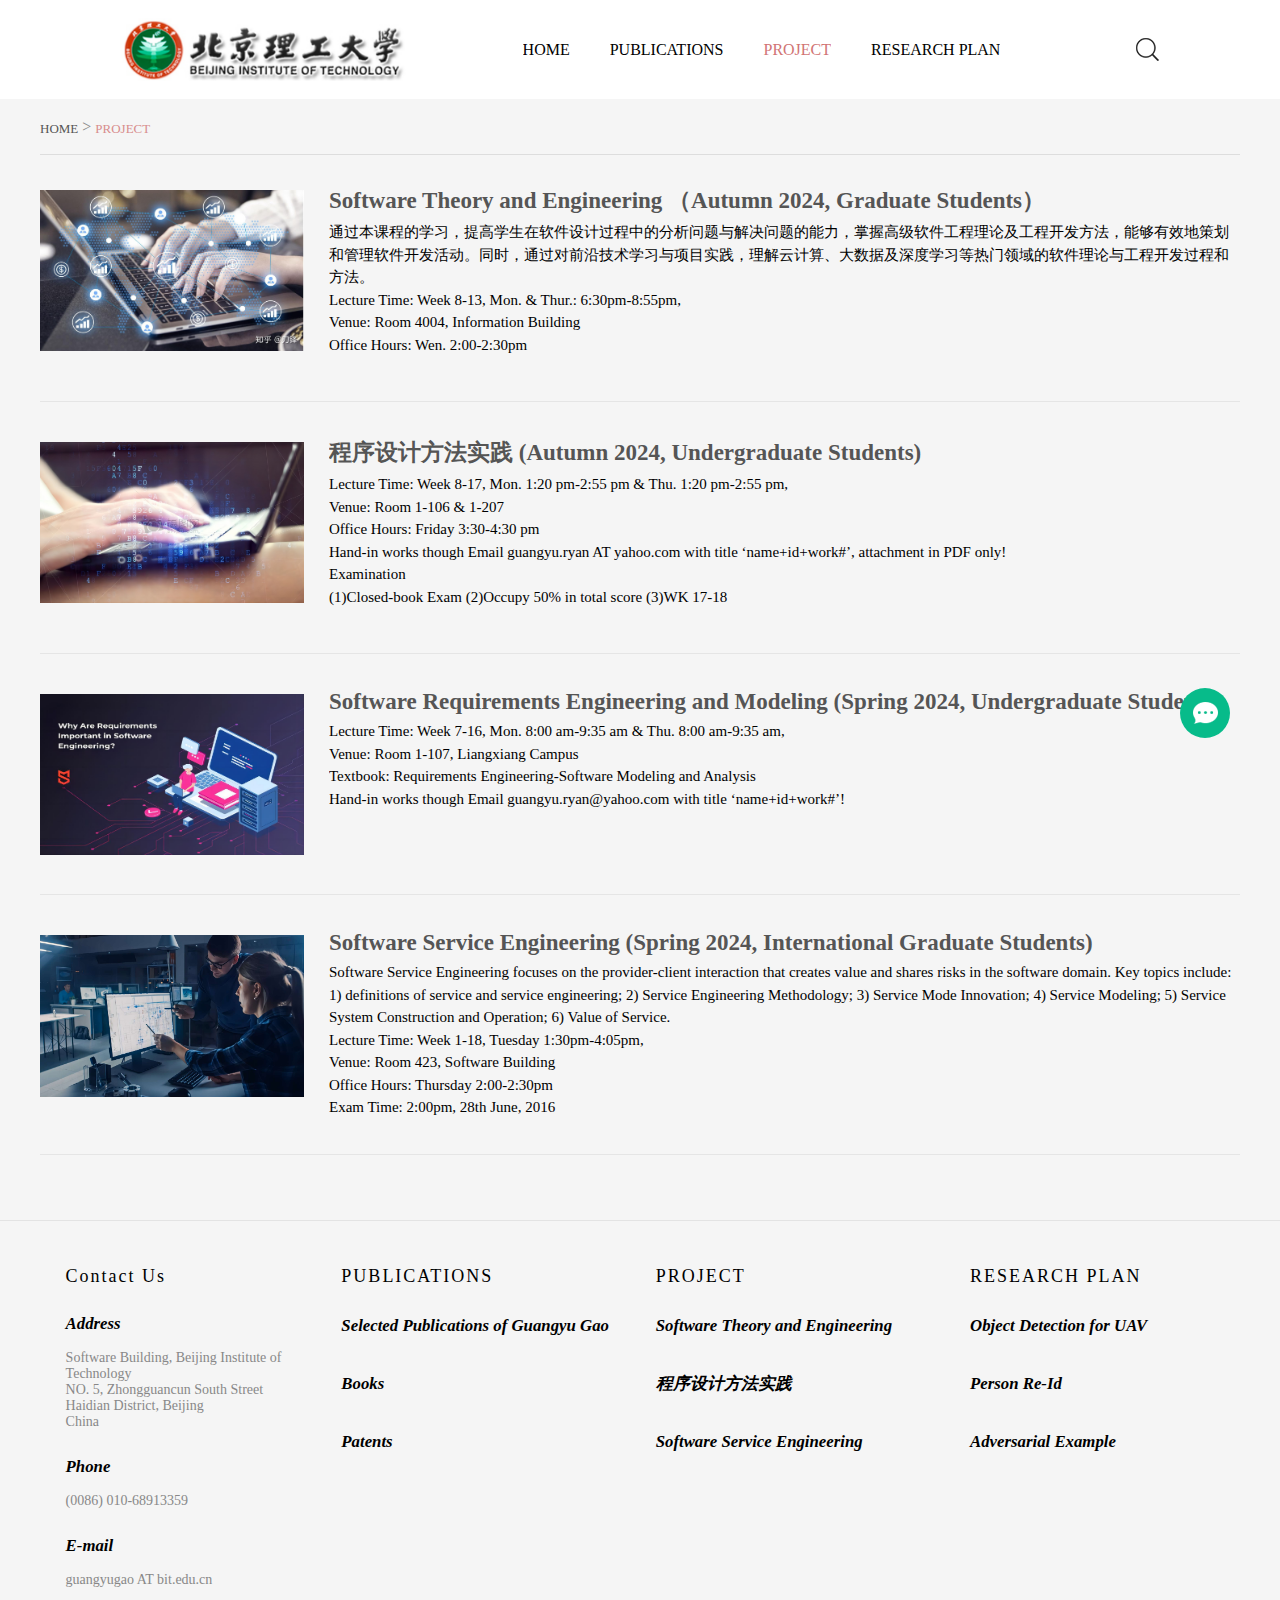
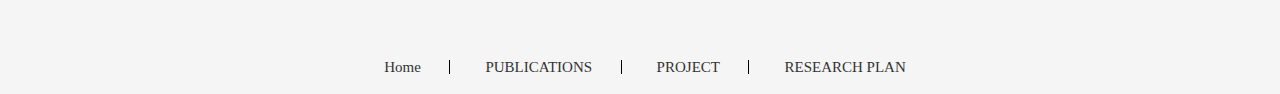
<file: guangyugao-master.com/PROJECT.html>
<!DOCTYPE HTML>
<html lang="en">
<head>
<meta charset="utf-8">
<meta name="viewport" content="width=device-width; initial-scale=1.0; maximum-scale=1.0; user-scalable=0;" />
<meta name="apple-mobile-web-app-capable" content="yes" />
<meta name="apple-mobile-web-app-status-bar-style" content="black" />
<meta content="telephone=no" name="format-detection" />
<title>PROJECT_Guangyu Gao's HomePage</title>
<meta name="description" content="" />
<meta name="keywords" content="" />
<link href="favicon.ico" rel="shortcut icon" type="image/x-icon" />
<link href="template/pc/skin/css/style.css" rel="stylesheet" media="screen" type="text/css" />
<link href="template/pc/skin/css/jquery.bxslider.css" rel="stylesheet" media="screen" type="text/css" />
<script language="javascript" type="text/javascript" src="template/pc/skin/js/jquery-3.7.0.min.js"></script>
<script language="javascript" type="text/javascript" src="template/pc/skin/js/trade.js"></script>
<script language="javascript" type="text/javascript" src="template/pc/skin/js/jquery.bxslider.js"></script>
</head>
<body>
<div class="web_header">
  <div class="header">
    <h1 class="logo fl pic_box"><a href="index.html"><img src="uploads/allimg/20240805/1-240P5205003U5.png" alt="Guangyu Gao's HomePage"/><em></em></a></h1>
    <div class="func">
      <div class="btn search_btn"></div>
      <div class="btn menu_btn"></div>
    </div>
  </div>
  <div class="resp_search_box trans">
    <div class="close_btn"><span></span></div>
    <div class="clear"></div>
        <form class="search_form" method="get" action="http://guangyugao-master.com/index.php?m=home&amp;c=Search&amp;a=lists" onsubmit="return searchForm();">
      <input type="text" class="" name="keywords" id="keywords" placeholder="Search Our Catalog" />
      <input type="submit" class="" value="" />
      <div class="clear"></div>
      <input type="hidden" name="m" value="home" /><input type="hidden" name="c" value="Search" /><input type="hidden" name="a" value="lists" /><input type="hidden" name="method" value="1" />    </form>
     </div>
  <div class="language trans">
    <div class="close_btn"><span></span></div>
    <div class="content"> </div>
  </div>
  <div class="nav trans">
    <div class="list "> <a href="index.html"  class="title">Home</a> </div>
        <div class="list "> <a href="PUBLICATIONS.html" class="title">PUBLICATIONS</a>  </div>
        <div class="list "> <a href="PROJECT.html" class="title">PROJECT</a>  </div>
        <div class="list "> <a href="RESEARCH_PLAN.html" class="title">RESEARCH PLAN</a>  </div>
     </div>
  <div class="son_nav trans"></div>
  <div class="nav_bg"></div>
</div>
<div class="web_header header_blank"></div>
<script language="javascript" type="text/javascript" src="template/pc/skin/js/m-ss.js"></script>
<div class="headerWrapper relative responsive_pc_header ab_header">
  <div class="header relative clean trans">
    <div class="header_in">
      <div class="right fr">
        <div class="h_icon search-form fl clean"> <a class="search_icon" href="javascript:;" rel="nofollow"></a>           <form class="trans" method="get" action="http://guangyugao-master.com/index.php?m=home&amp;c=Search&amp;a=lists" onsubmit="return searchForm();">
            <input class="text fl" placeholder="No Products!" type="text" name="keywords" id="keywords" value=""/>
            <input type="submit" class="sub_btn fr" value=""/>
            <input type="hidden" name="m" value="home" /><input type="hidden" name="c" value="Search" /><input type="hidden" name="a" value="lists" /><input type="hidden" name="method" value="1" />          </form>
           </div>
      </div>
      <a class="logo block middleImg trans fl" href="index.html"> <img src="uploads/allimg/20240805/1-240P5205003U5.png" alt="Guangyu Gao's HomePage"/><span></span> </a>
      <div class="h_right">
        <div class="headerNav">
          <div class="head-nav">
            <div class="n_item"> <a  href="index.html" title="Home" class=" topName block text-over trans"> Home </a> </div>
                        <div class="n_item "> <a  href="PUBLICATIONS.html" title="PUBLICATIONS" class="topName block text-over trans"> PUBLICATIONS </a>  </div>
                        <div class="n_item "> <a  href="PROJECT.html" title="TEACHING" class=" active topName block text-over trans"> PROJECT </a>  </div>
                        <div class="n_item "> <a  href="RESEARCH_PLAN.html" title="RESEARCH PLAN" class=" topName block text-over trans"> RESEARCH PLAN </a>  </div>
             </div>
        </div>
      </div>
    </div>
  </div>
</div>
<div class="in_ad">
  <div class='bxSlide-outter' style='overflow:hidden;margin-left:auto;margin-right:auto; width:1920px; max-width:100%; max-height:260px'> </div>
</div>
<div id="main" class="w page_detail">
  <div class="web_position clean s1">
    <div class="title">PROJECT</div>
    <div class="position"> <a href='index.html' class=''>HOME</a> &gt; <a href='PROJECT.html'>PROJECT</a></div>
  </div>
  <!--<div class="top_tab">
    <div class="info_cate">  </div>
    <div class="web_position clean s1">
      <div class="title">TEACHING</div>
      <div class="position"> <a href='/' class=''>HOME</a> &gt; <a href='/index.php?m=home&c=Lists&a=index&tid=15'>TEACHING</a></div>
    </div>
    <div class="clear"></div>
  </div>-->
  <div class="web_info_list">     <div class="item">
      <div class="img"><a  title="Selected Publications of Guangyu Gao"><img src="https://guangyu-ryan.github.io/guangyugao-master.com/template/pc/skin/images/t1.jpg" alt="软件理论与工程 Software Theory and Engineering （Autumn 2019, Graduate Students）"/></a></div>
      <div class="info fr">
        <h3 class="title"><a href='download.html' title="软件理论与工程 Software Theory and Engineering （Autumn 2019, Graduate Students）">Software Theory and Engineering （Autumn 2024, Graduate Students）</a></h3>
        <a  title="Selected Publications of Guangyu Gao" class="desc">通过本课程的学习，提高学生在软件设计过程中的分析问题与解决问题的能力，掌握高级软件工程理论及工程开发方法，能够有效地策划和管理软件开发活动。同时，通过对前沿技术学习与项目实践，理解云计算、大数据及深度学习等热门领域的软件理论与工程开发过程和方法。
<br>Lecture Time: Week 8-13, Mon. & Thur.: 6:30pm-8:55pm,
<br>Venue: Room 4004, Information Building
<br>Office Hours: Wen. 2:00-2:30pm
<br>Hand-in works though Email guangyu.ryan@yahoo.com</a> </div>
      <div class="clear"></div>
    </div>
        <div class="item">
      <div class="img"><a title="Books"><img src="https://guangyu-ryan.github.io/guangyugao-master.com/template/pc/skin/images/t2.jpg" alt="Books"/></a></div>
      <div class="info fr">
        <h3 class="title"><a title="程序设计方法实践 (Autumn 2024, Undergraduate Students)">程序设计方法实践 (Autumn 2024, Undergraduate Students)</a></h3>
        <a  title="Books" class="desc">Lecture Time: Week 8-17, Mon. 1:20 pm-2:55 pm & Thu. 1:20 pm-2:55 pm,
<br>Venue: Room 1-106 & 1-207
<br>Office Hours: Friday 3:30-4:30 pm
<br>Hand-in works though Email guangyu.ryan AT yahoo.com with title ‘name+id+work#’, attachment in PDF only!
<br>Examination
<br>(1)Closed-book Exam
 (2)Occupy 50% in total score
  (3)WK 17-18</a> </div>
      <div class="clear"></div>
    </div>
      <div class="item">
      <div class="img"><a title="Books"><img src="https://guangyu-ryan.github.io/guangyugao-master.com/template/pc/skin/images/t4.jpg" alt="Books"/></a></div>
      <div class="info fr">
        <h3 class="title"><a title="程序设计方法实践 (Autumn 2024, Undergraduate Students)">Software Requirements Engineering and Modeling (Spring 2024, Undergraduate Student)</a></h3>
        <a  title="Books" class="desc">Lecture Time: Week 7-16, Mon. 8:00 am-9:35 am & Thu. 8:00 am-9:35 am,
<br>Venue: Room 1-107, Liangxiang Campus
<br>Textbook: Requirements Engineering-Software Modeling and Analysis
<br>Hand-in works though Email guangyu.ryan@yahoo.com with title ‘name+id+work#’!</a> </div>
      <div class="clear"></div>
    </div>
        <div class="item">
      <div class="img"><a  title="Patents"><img src="https://guangyu-ryan.github.io/guangyugao-master.com/template/pc/skin/images/t3.jpg" alt="Patents"/></a></div>
      <div class="info fr">
        <h3 class="title"><a title="Patents">Software Service Engineering (Spring 2024, International Graduate Students)</a></h3>
        <a title="Patents" class="desc1">Software Service Engineering focuses on the provider-client interaction that creates value and shares risks in the software domain. Key topics include: 1) definitions of service and service engineering; 2) Service Engineering Methodology; 3) Service Mode Innovation; 4) Service Modeling; 5) Service System Construction and Operation; 6) Value of Service.
<br>Lecture Time: Week 1-18, Tuesday 1:30pm-4:05pm,
<br>Venue: Room 423, Software Building
<br>Office Hours: Thursday 2:00-2:30pm
<br>Exam Time: 2:00pm, 28th June, 2016</a> </div>
      <div class="clear"></div>
    </div>
        <div class="clear"></div>
  </div>
</div>
<div id="footer">
  <div class="footer_top wrap">
    <div class="f_left fl">
  <div class="f_item">
    <div class="f_title"> Contact Us <em></em> </div>
    <div class="f_contact">
      <address class="row">
          <strong class="label"> Address</strong><br>
          <br>
          <i>Software Building, Beijing Institute of Technology<br>
        NO. 5, Zhongguancun South Street<br>
        Haidian District, Beijing<br>
        China</i>
      </address>
      <div class="row">
        <strong class="label">Phone</strong> <br>
          <br>
          <i>(0086) 010-68913359</i>
      </div>
      <div class="row">
        <strong class="label">E-mail</strong> <br>
          <br>
          <a href="mailto:guangyugao@bit.edu.cn"><i>guangyugao AT bit.edu.cn</i></a>
      </div>
    </div>
  </div>
</div>

    <div class="f_right fr">       <div class="f_item fl">
        <div class="f_title">PUBLICATIONS<em></em></div>
        <div class="list"><a  style="text-indent: 0;"><strong class="label">Selected Publications of Guangyu Gao</strong></a>
        <div class="list"><a  style="text-indent: 0;"><strong class="label">Books</strong></a></div>
        <div class="list"><a  style="text-indent: 0;"><strong class="label">Patents</strong></a></div>
      </div>
    </div>
            <div class="f_item fl">
        <div class="f_title">PROJECT<em></em></div>
        <div class="list"><a style="text-indent: 0;"><strong class="label">Software Theory and Engineering</strong></a>
        <div class="list"><a style="text-indent: 0;"><strong class="label">程序设计方法实践</strong></a></div>
           <div class="list"><a style="text-indent: 0;"><strong class="label">Software Service Engineering </strong></a></div>
      </div>
      </div>
            <div class="f_item fl share_menu">
        <div class="f_title">RESEARCH PLAN</div>
                <div class="list"><a  style="text-indent: 0;"><strong class="label">Object Detection for UAV</strong></a></div>
        <div class="list"><a  style="text-indent: 0;"><strong class="label">Person Re-Id</strong></a></div>
         <div class="list"><a  style="text-indent: 0;"><strong class="label">Adversarial Example </strong></a></div>
      </div>
      </div>
      <div class="clear"></div>
    </div>
    <div class="clear"></div>
    <div class="link">
      <div class="item"><a href="index.html"  title="Home">Home</a></div>
            <div class="item"><a href="PUBLICATIONS.html" title="PUBLICATIONS">PUBLICATIONS</a></div>
            <div class="item"><a href="PROJECT.html" title="TEACHING">PROJECT</a></div>
            <div class="item"><a href="RESEARCH_PLAN.html" title="RESEARCH PLAN">RESEARCH PLAN</a></div>
       </div>
  </div>
</div>
<div id="chat_window">
  <div class="chat_box is_respon">
    <div class="box trans_05">
      <div class="box_area">
        <div class="chat_item chat_qq">
          <div class="abs">
            <div class="more_box"> <a rel="nofollow" href="http://wpa.qq.com/msgrd?v=3&uin=2242452056&menu=yes" target="_blank" class="item"> Kai </a> </div>
          </div>
        </div>
        <div class="chat_item chat_email">
          <div class="abs">
            <div class="more_box"> <a rel="nofollow" href="mailto:guangyugao@bit.edu.cn" class="item"> Gao </a></div>
          </div>
        </div>
          <div class="chat_item chat_twitter">
          <div class="abs">
            <div class="more_box"> <a rel="nofollow" href="https://x.com/BreezeSnow" class="item"> Gao </a></div>
          </div>
        </div>
         <div class="chat_item chat_facebook">
          <div class="abs">
            <div class="more_box"> <a rel="nofollow" href="https://www.facebook.com/gao.ryan.3" class="item"> Gao </a></div>
          </div>
        </div>
      </div>
      <span class="chat_close"></span> </div>
    <div class="chat_box_menu"> <a href="javascript:;" class="more default_show"></a> <a href="javascript:;" id="go_top" class="top trans_05"></a> </div>
  </div>
</div>
<!-- 应用插件标签 start -->

<!-- 应用插件标签 end -->
</body>
</html>
</file>
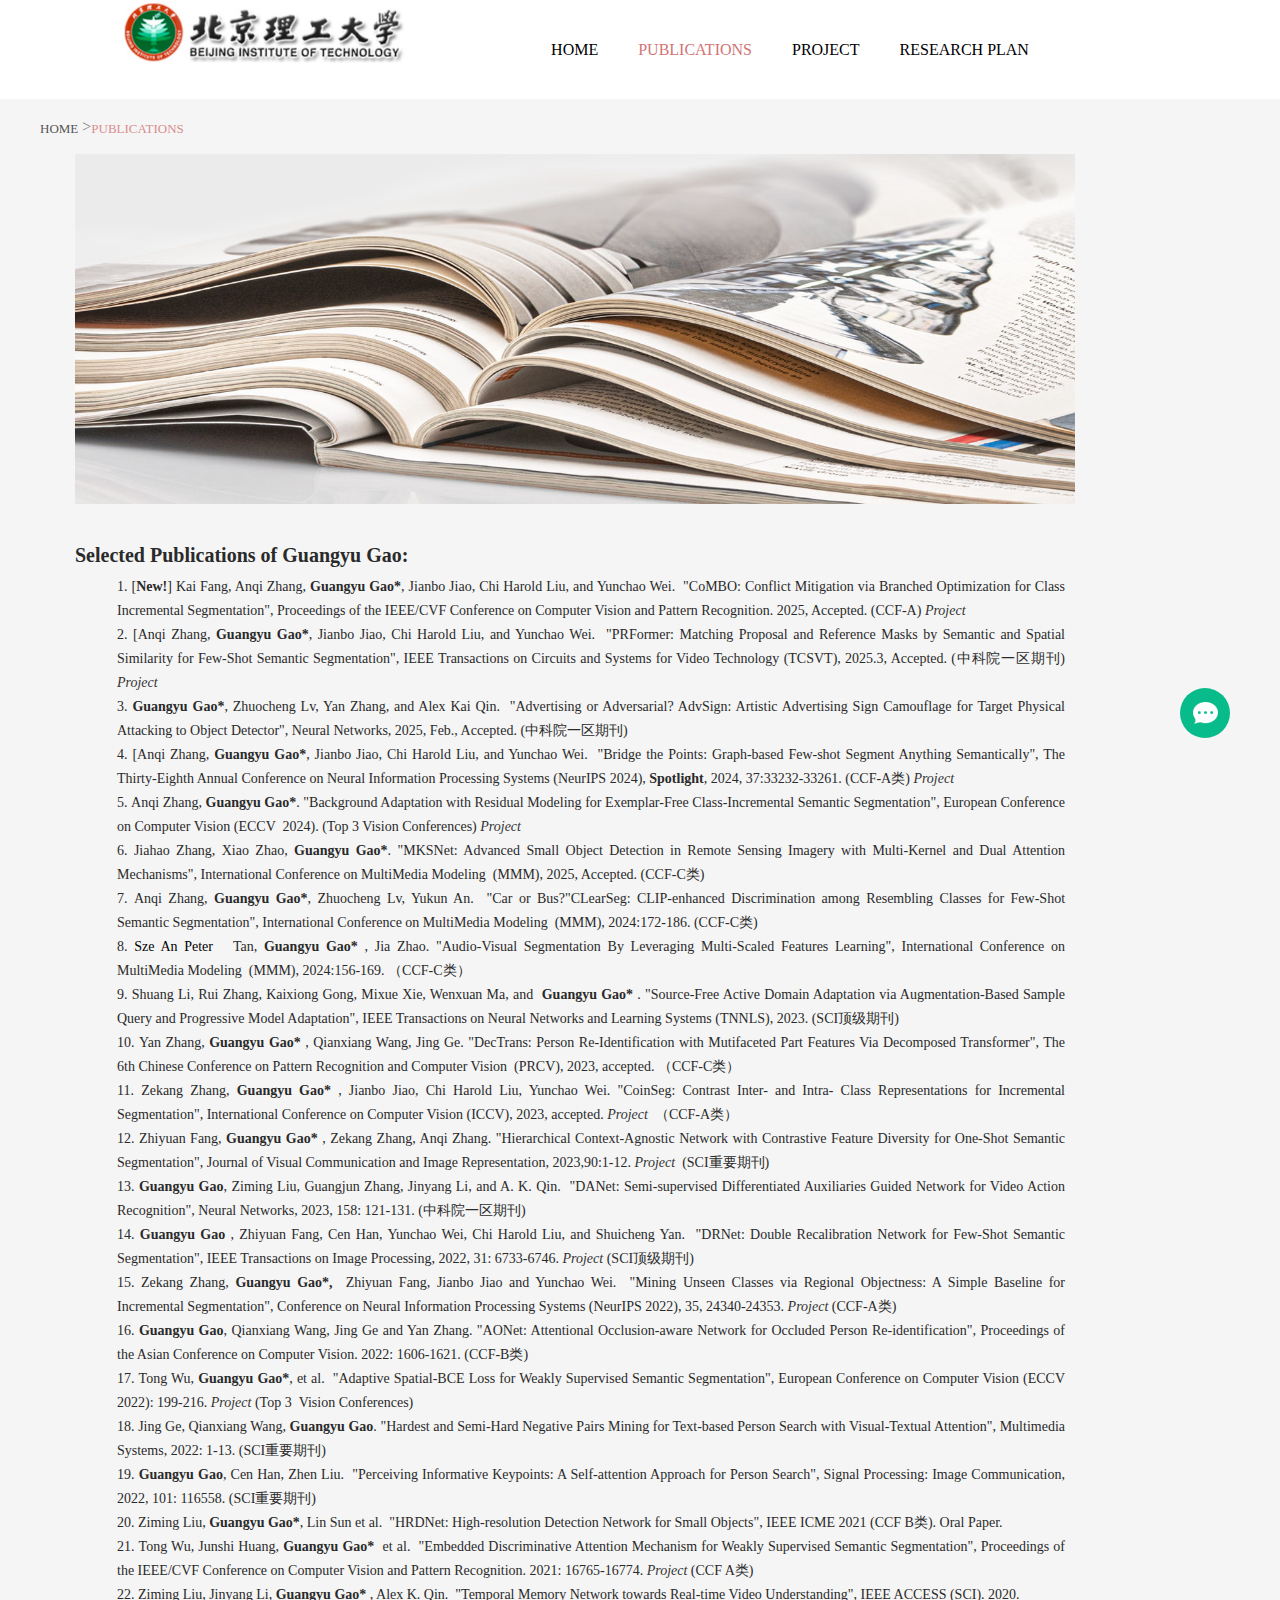
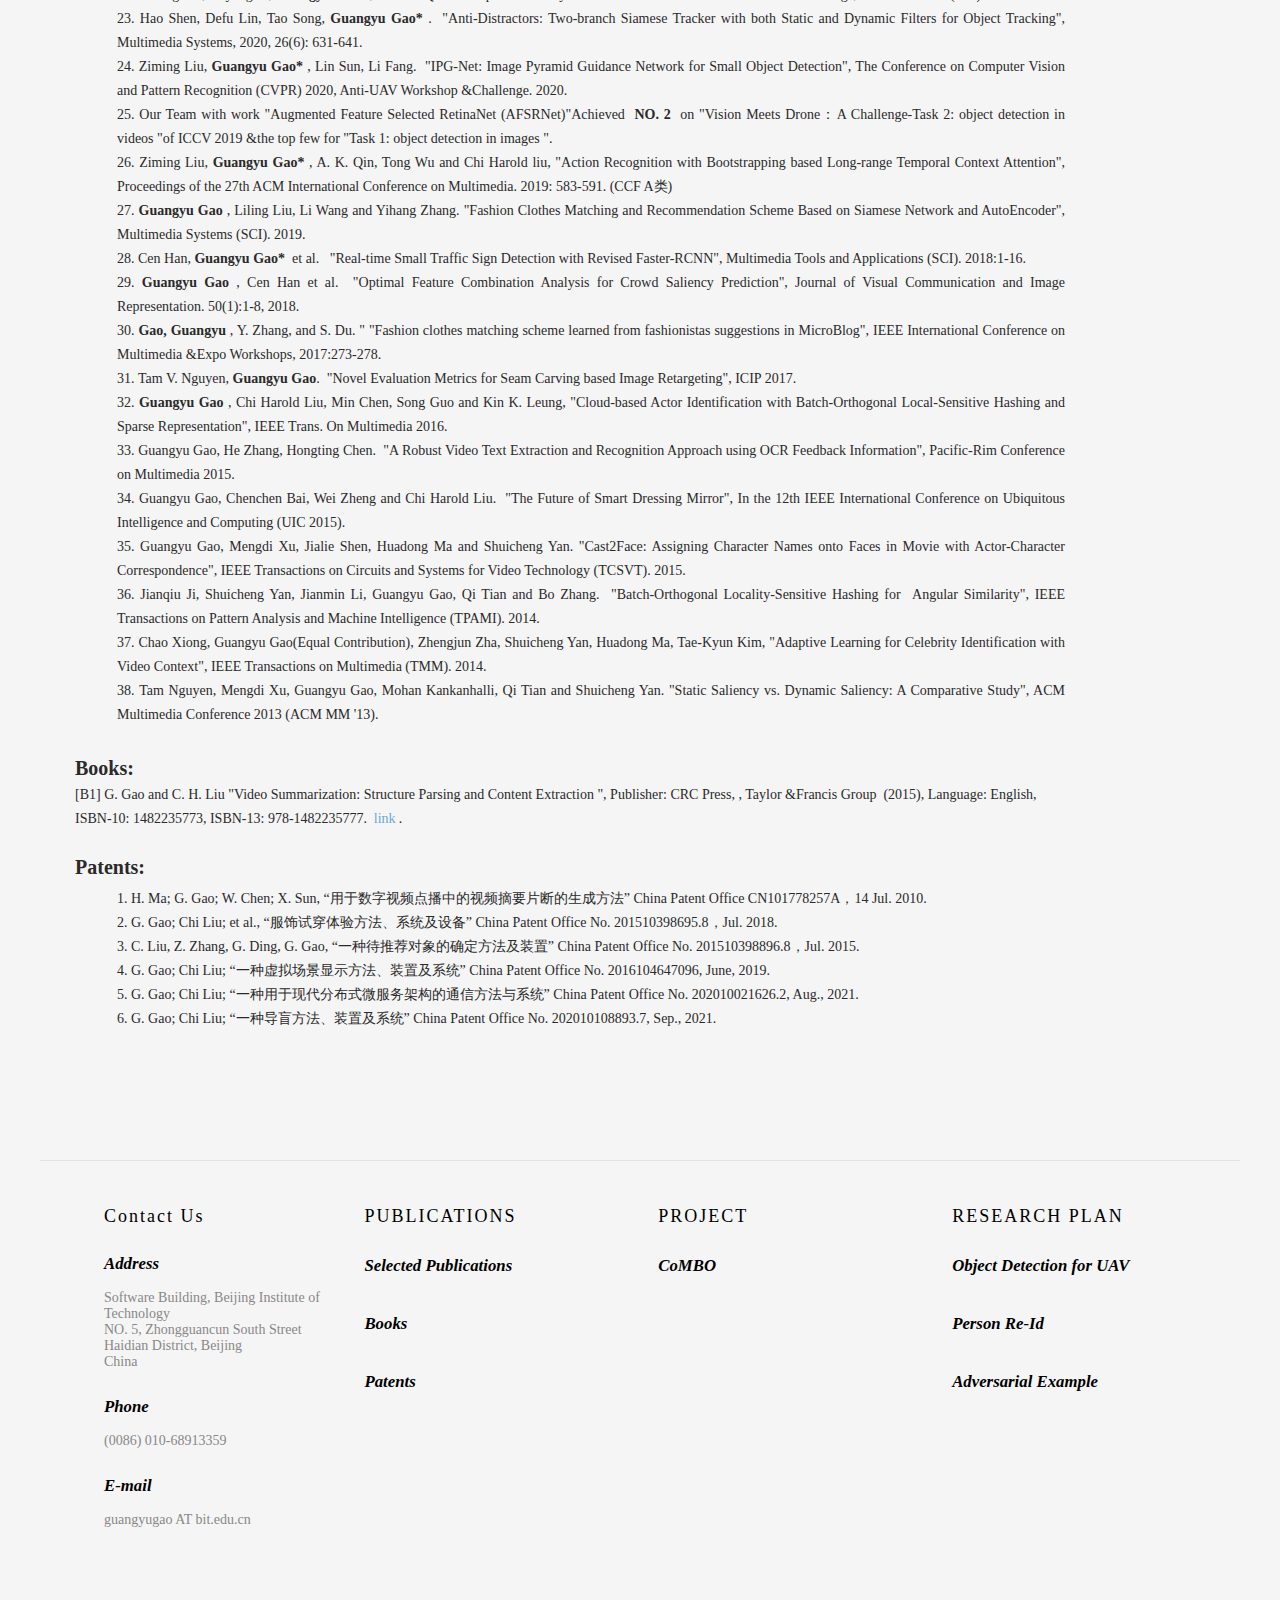
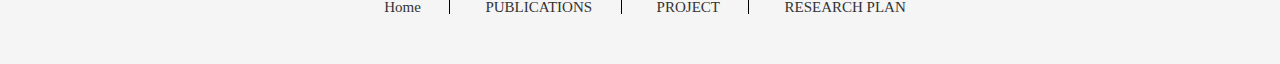
<file: guangyugao-master.com/PUBLICATIONS.html>
<!DOCTYPE HTML>
<html lang="en">
    <head>
        <meta charset="utf-8">
        <meta name="viewport" content="width=device-width; initial-scale=1.0; maximum-scale=1.0; user-scalable=0;"/>
        <meta name="apple-mobile-web-app-capable" content="yes"/>
        <meta name="apple-mobile-web-app-status-bar-style" content="black"/>
        <meta content="telephone=no" name="format-detection"/>
        <title>PUBLICATIONS_Guangyu Gao's HomePage</title>
        <meta name="description" content=""/>
        <meta name="keywords" content=""/>
        <link href="favicon.ico" rel="shortcut icon" type="image/x-icon"/>
        <link href="template/pc/skin/css/style.css" rel="stylesheet" media="screen" type="text/css"/>
        <link href="template/pc/skin/css/jquery.bxslider.css" rel="stylesheet" media="screen" type="text/css"/>
        <script language="javascript" type="text/javascript" src="template/pc/skin/js/jquery-3.7.0.min.js"></script>
        <script language="javascript" type="text/javascript" src="template/pc/skin/js/trade.js"></script>
        <script language="javascript" type="text/javascript" src="template/pc/skin/js/jquery.bxslider.js"></script>
    </head>
    <body>
        <div class="web_header">
            <div class="header">
                <h1 class="logo fl pic_box">
                    <a href="index.html">
                        <img src="uploads/allimg/20240805/1-240P5205003U5.png" alt="Guangyu Gao's HomePage"/>
                        <em></em>
                    </a>
                </h1>
                <div class="func">
                    <div class="btn search_btn"></div>
                    <div class="btn menu_btn"></div>
                </div>
            </div>
            <div class="resp_search_box trans">
                <div class="close_btn">
                    <span></span>
                </div>
                <div class="clear"></div>
                <form class="search_form" method="get" action="/index.php?m=home&c=Search&a=lists" onsubmit="return searchForm();">
                    <input type="text" class="" name="keywords" id="keywords" placeholder="Search Our Catalog"/>
                    <input type="submit" class="" value=""/>
                    <div class="clear"></div>
                    <input type="hidden" name="m" value="home"/>
                    <input type="hidden" name="c" value="Search"/>
                    <input type="hidden" name="a" value="lists"/>
                    <input type="hidden" name="method" value="1"/>
                </form>
            </div>
            <div class="language trans">
                <div class="close_btn">
                    <span></span>
                </div>
                <div class="content"></div>
            </div>
            <div class="nav trans">
                <div class="list ">
                    <a href="index.html" class="title">Home</a>
                </div>
                <div class="list ">
                    <a href="PUBLICATIONS.html" class="title">PUBLICATIONS</a>
                </div>
                <div class="list ">
                    <a href="PROJECT.html" class="title">PROJECT</a>
                </div>
                <div class="list ">
                    <a href="RESEARCH_PLAN.html" class="title">RESEARCH PLAN</a>
                </div>
            </div>
            <div class="son_nav trans"></div>
            <div class="nav_bg"></div>
        </div>
        <div class="web_header header_blank"></div>
        <script language="javascript" type="text/javascript" src="template/pc/skin/js/m-ss.js"></script>
        <div class="headerWrapper relative responsive_pc_header ab_header">
            <div class="header relative clean trans">
                <div class="header_in">
                    <a class="logo block middleImg trans fl" href="index.html">
                        <img src="uploads/allimg/20240805/1-240P5205003U5.png" alt="Guangyu Gao's HomePage"/>
                        <span></span>
                    </a>
                    <div class="h_right">
                        <div class="headerNav">
                            <div class="head-nav">
                                <div class="n_item">
                                    <a href="index.html" title="Home" class=" topName block text-over trans">Home </a>
                                </div>
                                  <div class="n_item ">
                                    <a href="PUBLICATIONS.html" title="PUBLICATIONS" class="active topName block text-over trans">PUBLICATIONS </a>
                                </div>
                                <div class="n_item ">
                                    <a href="PROJECT.html" title="TEACHING" class=" topName block text-over trans">PROJECT </a>
                                </div>
                                <div class="n_item ">
                                    <a href="RESEARCH_PLAN.html" title="RESEARCH PLAN" class=" topName block text-over trans">RESEARCH PLAN </a>
                                </div>
                            </div>
                        </div>
                    </div>
                </div>
            </div>
        </div>
        <div class="in_ad">
            <div class='bxSlide-outter' style='overflow:hidden;margin-left:auto;margin-right:auto; width:1920px; max-width:100%; max-height:260px'></div>
        </div>
        <div id="main" class="w article">
            <div class="web_position clean s1">
                <div class="title">PUBLICATIONS</div>
                <div class="position">
                    <a href='/' class=''>HOME</a>
                    &gt;<a href='PUBLICATIONS.html'>PUBLICATIONS</a>
                </div>
            </div>
<img src="https://guangyu-ryan.github.io/guangyugao-master.com/template/pc/skin/images/p1.jpg" alt="PDF Image 2" style="margin-left:35px;width:1000px;height:350px">
            <div class="contenter">
                <div class="webarticle_detail">
                    <div id="global_editor_contents" class="contents">
                        <div class="about">
                            <div class="other">
                                <p>
                                    <strong style="color: rgb(42, 42, 42); font-family: &quot;Droid Serif&quot;; font-size: 20px; text-align: justify; text-wrap: wrap; ">Selected Publications of Guangyu Gao:</strong>
                                </p>
                                <ol style="padding-top: 0px; padding-right: 0px; padding-bottom: 0px; color: rgb(42, 42, 42); font-family: &quot;Droid Serif&quot;; font-size: 14px; text-align: justify; text-wrap: wrap;  margin-top: 5px !important; margin-bottom: 5px !important; padding-left: 3em !important; list-style-position: outside !important; list-style-image: initial !important;" class=" list-paddingleft-2">
                                    <li>
                                        [<strong>New!</strong>] Kai Fang, Anqi Zhang, <strong>Guangyu Gao*</strong>, Jianbo Jiao, Chi Harold Liu, and Yunchao Wei.&nbsp; "CoMBO: Conflict Mitigation via Branched Optimization for Class Incremental Segmentation", Proceedings of the IEEE/CVF Conference on Computer Vision and Pattern Recognition. 2025, Accepted. (CCF-A) <a href="https://github.com/ANDYZAQ/PRFormer"><em>Project</em></a><br/>
                                    </li>
                                    <li>
                                        [Anqi Zhang, <strong>Guangyu Gao*</strong>, Jianbo Jiao, Chi Harold Liu, and Yunchao Wei.&nbsp; "PRFormer: Matching Proposal and Reference Masks by Semantic and Spatial Similarity for Few-Shot Semantic Segmentation", IEEE Transactions on Circuits and Systems for Video Technology (TCSVT), 2025.3, Accepted. (中科院一区期刊) <a href="https://github.com/ANDYZAQ/PRFormer"><em>Project</em></a><br/>
                                    </li>
                                    <li>
                                        <strong>Guangyu Gao*</strong>, Zhuocheng Lv, Yan Zhang, and Alex Kai Qin.&nbsp; "Advertising or Adversarial? AdvSign: Artistic Advertising Sign Camouflage for Target Physical Attacking to Object Detector", Neural Networks, 2025, Feb., Accepted. (中科院一区期刊) <br/>
                                    </li>                                    
                                    <li>
                                        [Anqi Zhang, <strong>Guangyu Gao*</strong>, Jianbo Jiao, Chi Harold Liu, and Yunchao Wei.&nbsp; "Bridge the Points: Graph-based Few-shot Segment Anything Semantically", The Thirty-Eighth Annual Conference on Neural Information Processing Systems (NeurIPS 2024), <strong>Spotlight</strong>, 2024, 37:33232-33261. (CCF-A类) <a href="https://github.com/ANDYZAQ/GF-SAM"><em>Project</em></a><br/>
                                    </li>
                                    <li>
                                        Anqi Zhang,&nbsp;<strong>Guangyu Gao*</strong>. "Background Adaptation with Residual Modeling for Exemplar-Free Class-Incremental Semantic Segmentation", European Conference on Computer Vision (ECCV &nbsp;2024). (Top 3 Vision Conferences) <a href="https://andyzaq.github.io/barmsite/"><em>Project</em></a><br/>
                                    </li>
                                    <li>
                                        Jiahao Zhang, Xiao Zhao, <strong>Guangyu Gao*</strong>. "MKSNet: Advanced Small Object Detection in Remote Sensing Imagery with Multi-Kernel and Dual Attention Mechanisms", International Conference on MultiMedia Modeling &nbsp;(MMM), 2025, Accepted. (CCF-C类)
                                    </li>
                                    <li>
                                        Anqi Zhang,&nbsp;<strong>Guangyu Gao*</strong>, Zhuocheng Lv, Yukun An.&nbsp "Car or Bus?&quot;CLearSeg: CLIP-enhanced Discrimination among Resembling Classes for Few-Shot Semantic Segmentation", International Conference on MultiMedia Modeling &nbsp;(MMM), 2024:172-186.&nbsp;(CCF-C类)
                                    </li>
                                    <li>
                                        <span style="color: rgb(0, 0, 0);">Sze An Peter &nbsp;</span>
                                        Tan,&nbsp;<strong>Guangyu Gao*</strong>
                                        , Jia Zhao.&nbsp;"Audio-Visual Segmentation By Leveraging Multi-Scaled Features Learning", International Conference on MultiMedia Modeling &nbsp;(MMM), 2024:156-169.&nbsp;（CCF-C类）
                                    </li>
                                    <li>
                                        Shuang Li, Rui Zhang, Kaixiong Gong, Mixue Xie, Wenxuan Ma, and &nbsp;<strong>Guangyu Gao*</strong>
                                        . "Source-Free Active Domain Adaptation via Augmentation-Based Sample Query and Progressive Model Adaptation", IEEE Transactions on Neural Networks and Learning Systems (TNNLS), 2023.&nbsp;(SCI顶级期刊)
                                    </li>
                                    <li>
                                        Yan Zhang,&nbsp;<strong>Guangyu Gao*</strong>
                                        , Qianxiang Wang, Jing Ge.&nbsp;"DecTrans: Person Re-Identification with Mutifaceted Part Features Via Decomposed Transformer", The 6th Chinese Conference on Pattern Recognition and Computer Vision &nbsp;(PRCV), 2023, accepted.&nbsp;（CCF-C类）
                                    </li>
                                    <li>
                                        Zekang Zhang,&nbsp;<strong>Guangyu Gao*</strong>
                                        , Jianbo Jiao, Chi Harold Liu, Yunchao Wei.&nbsp;"CoinSeg: Contrast Inter- and Intra- Class Representations for Incremental Segmentation", International Conference on Computer Vision (ICCV), 2023, accepted. <a href="https://github.com/guangyu-ryan/CoinSeg"><em>Project</em></a> &nbsp;（CCF-A类）
                                    </li>
                                    <li>
                                        Zhiyuan Fang,&nbsp;<strong>Guangyu Gao*</strong>
                                        , Zekang Zhang, Anqi Zhang. "Hierarchical Context-Agnostic Network with Contrastive Feature Diversity for One-Shot Semantic Segmentation", Journal of Visual Communication and Image Representation, 2023,90:1-12. <a href="https://github.com/fangzy97/hcnet"><em>Project</em></a> &nbsp;(SCI重要期刊)
                                    </li>
                                    <li>
                                        <strong>Guangyu Gao</strong>, Ziming Liu, Guangjun Zhang, Jinyang Li, and A. K. Qin.&nbsp; "DANet: Semi-supervised Differentiated Auxiliaries Guided Network for Video Action Recognition", Neural Networks, 2023, 158: 121-131. (中科院一区期刊)
                                    </li>
                                    <li>
                                        <strong>Guangyu Gao</strong>
                                        , Zhiyuan Fang, Cen Han, Yunchao Wei, Chi Harold Liu, and Shuicheng Yan.&nbsp; "DRNet: Double Recalibration Network for Few-Shot Semantic Segmentation", IEEE Transactions on Image Processing, 2022, 31: 6733-6746. <a href="https://github.com/guangyu-ryan/drnet"><em>Project</em></a> (SCI顶级期刊)
                                    </li>
                                    <li>
                                        Zekang Zhang,&nbsp;<strong>Guangyu Gao*,</strong>
                                        &nbsp;Zhiyuan Fang, Jianbo Jiao and Yunchao Wei.&nbsp; "Mining Unseen Classes via Regional Objectness: A Simple Baseline for Incremental Segmentation", Conference on Neural Information Processing Systems (NeurIPS 2022), 35, 24340-24353. <a href="https://github.com/guangyu-ryan/MicroSeg"><em>Project</em></a> (CCF-A类)
                                    </li>
                                    <li>
                                        <strong>Guangyu Gao</strong>, Qianxiang Wang, Jing Ge and Yan Zhang. "AONet: Attentional Occlusion-aware Network for Occluded Person Re-identification", Proceedings of the Asian Conference on Computer Vision. 2022: 1606-1621. (CCF-B类)
                                    </li>
                                    <li>
                                        Tong Wu,&nbsp;<strong>Guangyu Gao*</strong>, et al.&nbsp; "Adaptive Spatial-BCE Loss for Weakly Supervised Semantic Segmentation", European Conference on Computer Vision (ECCV 2022): 199-216. <a href="https://github.com/guangyu-ryan/Spatial-BCE"><em>Project</em></a> (Top 3 &nbsp;Vision Conferences)
                                    </li>
                                    <li>
                                        Jing Ge, Qianxiang Wang, <strong>Guangyu Gao</strong>. "Hardest and Semi-Hard Negative Pairs Mining for Text-based Person Search with Visual-Textual Attention", Multimedia Systems, 2022: 1-13. (SCI重要期刊)
                                    </li>
                                    <li>
                                        <strong>Guangyu Gao</strong>, Cen Han, Zhen Liu.&nbsp; "Perceiving Informative Keypoints: A Self-attention Approach for Person Search", Signal Processing: Image Communication, 2022, 101: 116558. (SCI重要期刊)
                                    </li>
                                    <li>
                                        Ziming Liu,&nbsp;<strong>Guangyu Gao*</strong>, Lin Sun et al.&nbsp; "HRDNet: High-resolution Detection Network for Small Objects", IEEE ICME 2021 (CCF B类). Oral Paper.
                                    </li>
                                    <li>
                                        Tong Wu, Junshi Huang,&nbsp;<strong>Guangyu Gao*&nbsp;</strong>
                                        et al.&nbsp; "Embedded Discriminative Attention Mechanism for Weakly Supervised Semantic Segmentation", Proceedings of the IEEE/CVF Conference on Computer Vision and Pattern Recognition. 2021: 16765-16774. <a href="https://github.com/guangyu-ryan/EDAM"><em>Project</em></a> (CCF A类)
                                    </li>
                                    <li>
                                        Ziming Liu, Jinyang Li,&nbsp;<strong>Guangyu Gao*</strong>
                                        , Alex K. Qin.&nbsp; "Temporal Memory Network towards Real-time Video Understanding", IEEE ACCESS (SCI). 2020.
                                    </li>
                                    <li>
                                        Hao Shen, Defu Lin, Tao Song,&nbsp;<strong>Guangyu Gao*</strong>
                                        .&nbsp; "Anti-Distractors: Two-branch Siamese Tracker with both Static and Dynamic Filters for Object Tracking",  Multimedia Systems, 2020, 26(6): 631-641.</span>
                                    </li>
                                    <li>
                                        Ziming Liu,&nbsp;<strong>Guangyu Gao*</strong>
                                        , Lin Sun, Li Fang.&nbsp; "IPG-Net: Image Pyramid Guidance Network for Small Object Detection", The Conference on Computer Vision and Pattern Recognition (CVPR) 2020, Anti-UAV Workshop &amp;Challenge. 2020.
                                    </li>
                                    <li>
                                        Our Team with work &quot;Augmented Feature Selected RetinaNet (AFSRNet)&quot;Achieved &nbsp;<strong>NO. 2</strong>
                                        &nbsp;on &quot;Vision Meets Drone：A Challenge-Task 2: object detection in videos &quot;of ICCV 2019 &amp;the top few for &quot;Task 1: object detection in images &quot;.
                                    </li>
                                    <li>
                                        Ziming Liu,&nbsp;<strong>Guangyu Gao*</strong>
                                        , A. K. Qin, Tong Wu and Chi Harold liu, "Action Recognition with Bootstrapping based Long-range Temporal Context Attention", Proceedings of the 27th ACM International Conference on Multimedia. 2019: 583-591. (CCF A类)
                                    </li>
                                    <li>
                                        <strong>Guangyu Gao</strong>
                                        , Liling Liu, Li Wang and Yihang Zhang. "Fashion Clothes Matching and Recommendation Scheme Based on Siamese Network and AutoEncoder", Multimedia Systems (SCI). 2019.
                                    </li>
                                    <li>
                                        Cen Han,&nbsp;<strong>Guangyu Gao*</strong>
                                        &nbsp;et al.&nbsp;&nbsp; "Real-time Small Traffic Sign Detection with Revised Faster-RCNN", Multimedia Tools and Applications (SCI). 2018:1-16.
                                    </li>
                                    <li>
                                        <strong>Guangyu Gao</strong>
                                        , Cen Han et al.&nbsp; "Optimal Feature Combination Analysis for Crowd Saliency Prediction", Journal of Visual Communication and Image Representation. 50(1):1-8, 2018.
                                    </li>
                                    <li>
                                        <strong>Gao, Guangyu</strong>
                                        , Y. Zhang, and S. Du. &quot; "Fashion clothes matching scheme learned from fashionistas suggestions in MicroBlog", IEEE International Conference on Multimedia &amp;Expo Workshops, 2017:273-278.&nbsp;
                                    </li>
                                    <li>
                                        Tam V. Nguyen, <strong>Guangyu Gao</strong>.&nbsp; "Novel Evaluation Metrics for Seam Carving based Image Retargeting", ICIP 2017.
                                    </li>
                                    <li>
                                        <strong>Guangyu Gao</strong>
                                        , Chi Harold Liu, Min Chen, Song Guo and Kin K. Leung, "Cloud-based Actor Identification with Batch-Orthogonal Local-Sensitive Hashing and Sparse Representation", IEEE Trans. On Multimedia 2016.                                    </li>
                                    <li>
                                        Guangyu Gao, He Zhang, Hongting Chen.&nbsp; "A Robust Video Text Extraction and Recognition Approach using OCR Feedback Information", Pacific-Rim Conference on Multimedia 2015.
                                    </li>
                                    <li>Guangyu Gao, Chenchen Bai, Wei Zheng and Chi Harold Liu.&nbsp; "The Future of Smart Dressing Mirror", In the 12th IEEE International Conference on Ubiquitous Intelligence and Computing (UIC 2015).&nbsp;</li>
                                    <li>
                                        Guangyu Gao, Mengdi Xu, Jialie Shen, Huadong Ma and Shuicheng Yan. "Cast2Face: Assigning Character Names onto Faces in Movie with Actor-Character Correspondence", IEEE Transactions on Circuits and Systems for Video Technology (TCSVT). 2015.
                                    </li>
                                    <li>
                                        Jianqiu Ji, Shuicheng Yan, Jianmin Li, Guangyu Gao, Qi Tian and Bo Zhang.&nbsp; "Batch-Orthogonal Locality-Sensitive Hashing for &nbsp;Angular Similarity", IEEE Transactions on Pattern Analysis and Machine Intelligence (TPAMI). 2014.
                                    </li>
                                    <li>
                                        Chao Xiong, Guangyu Gao(Equal Contribution), Zhengjun Zha, Shuicheng Yan, Huadong Ma, Tae-Kyun Kim, "Adaptive Learning for Celebrity Identification with Video Context", IEEE Transactions on Multimedia (TMM). 2014.
                                    </li>
                                    <li>Tam Nguyen, Mengdi Xu, Guangyu Gao, Mohan Kankanhalli, Qi Tian and Shuicheng Yan. "Static Saliency vs. Dynamic Saliency: A Comparative Study", ACM Multimedia Conference 2013 (ACM MM &#39;13).</li>
                                </ol>
                                <p>
                                    <br style="color: rgb(42, 42, 42); font-family: &quot;Droid Serif&quot;; font-size: 14px; text-align: justify; text-wrap: wrap; "/>
                                    <strong style="color: rgb(42, 42, 42); font-family: &quot;Droid Serif&quot;; font-size: 20px; text-align: justify; text-wrap: wrap; ">Books:</strong>
                                    <br style="color: rgb(42, 42, 42); font-family: &quot;Droid Serif&quot;; font-size: 14px; text-align: justify; text-wrap: wrap; "/>
                                    <span style="color: rgb(42, 42, 42); font-family: &quot;Droid Serif&quot;; font-size: 14px; text-align: justify; text-wrap: wrap; ">[B1] G. Gao and C. H. Liu &quot;Video Summarization: Structure Parsing and Content Extraction &quot;,&nbsp;Publisher: CRC Press,&nbsp;, Taylor &amp;Francis Group &nbsp;(2015), Language: English, ISBN-10: 1482235773, ISBN-13: 978-1482235777.&nbsp;</span>
                                    <a href="http://www.amazon.com/Video-Cataloguing-Structure-Parsing-Extraction/dp/1482235773/ref=sr_1_1?ie=UTF8&qid=1442453152&sr=8-1&keywords=Video+Cataloguing%3A+Structure+Parsing+and+Content+Extraction" style="color: rgb(108, 169, 213); text-decoration-line: none; font-family: &quot;Droid Serif&quot;; font-size: 14px; text-align: justify; text-wrap: wrap; ">link</a>
                                    <span style="color: rgb(42, 42, 42); font-family: &quot;Droid Serif&quot;; font-size: 14px; text-align: justify; text-wrap: wrap; ">.</span>
                                    <br style="color: rgb(42, 42, 42); font-family: &quot;Droid Serif&quot;; font-size: 14px; text-align: justify; text-wrap: wrap; "/>
                                    <br style="color: rgb(42, 42, 42); font-family: &quot;Droid Serif&quot;; font-size: 14px; text-align: justify; text-wrap: wrap; "/>
                                    <strong style="color: rgb(42, 42, 42); font-family: &quot;Droid Serif&quot;; font-size: 20px; text-align: justify; text-wrap: wrap; ">Patents:</strong>
                                </p>
                                <ol style="padding-top: 0px; padding-right: 0px; padding-bottom: 0px; color: rgb(42, 42, 42); font-family: &quot;Droid Serif&quot;; font-size: 14px; text-align: justify; text-wrap: wrap;  margin-top: 5px !important; margin-bottom: 5px !important; padding-left: 3em !important; list-style-position: outside !important; list-style-image: initial !important;" class=" list-paddingleft-2">
                                    <li>H. Ma; G. Gao; W. Chen; X. Sun, “用于数字视频点播中的视频摘要片断的生成方法” China Patent Office CN101778257A，14 Jul. 2010.&nbsp;</li>
                                    <li>G. Gao; Chi Liu; et al., “服饰试穿体验方法、系统及设备” China Patent Office No. 201510398695.8，Jul. 2018.&nbsp;</li>
                                    <li>
                                        C. Liu, Z. Zhang, G. Ding, G. Gao, “一种待推荐对象的确定方法及装置” China Patent Office No. 201510398896.8，Jul. 2015.<strong>&nbsp;</strong>
                                    </li>
                                    <li>G. Gao; Chi Liu; “一种虚拟场景显示方法、装置及系统” China Patent Office No. 2016104647096, June, 2019.</li>
                                    <li>G. Gao; Chi Liu; “一种用于现代分布式微服务架构的通信方法与系统” China Patent Office No. 202010021626.2, Aug., 2021.</li>
                                    <li>G. Gao; Chi Liu; “一种导盲方法、装置及系统” China Patent Office No.&nbsp;202010108893.7, Sep., 2021.</li>
                                </ol>
                                <p>
                                    <br/>
                                </p>
                            </div>
                        </div>
                    </div>
<div id="footer">
  <div class="footer_top wrap">
    <div class="f_left fl">
  <div class="f_item">
    <div class="f_title"> Contact Us <em></em> </div>
    <div class="f_contact">
      <address class="row">
          <strong class="label"> Address</strong><br>
          <br>
          <i>Software Building, Beijing Institute of Technology<br>
        NO. 5, Zhongguancun South Street<br>
        Haidian District, Beijing<br>
        China</i>
      </address>
      <div class="row">
        <strong class="label">Phone</strong> <br>
          <br>
          <i>(0086) 010-68913359</i>
      </div>
      <div class="row">
        <strong class="label">E-mail</strong> <br>
          <br>
          <a href="mailto:guangyugao@bit.edu.cn"><i>guangyugao AT bit.edu.cn</i></a>
      </div>
    </div>
  </div>
</div>

    <div class="f_right fr">       <div class="f_item fl">
        <div class="f_title">PUBLICATIONS<em></em></div>
        <div class="list"><a  style="text-indent: 0;"><strong class="label">Selected Publications</strong></a>
        <div class="list"><a  style="text-indent: 0;"><strong class="label">Books</strong></a></div>
        <div class="list"><a  style="text-indent: 0;"><strong class="label">Patents</strong></a></div>
      </div>
    </div>
            <div class="f_item fl">
        <div class="f_title">PROJECT<em></em></div>
        <div class="list"><a style="text-indent: 0;"><strong class="label">CoMBO</strong></a></div>
      </div>
            <div class="f_item fl share_menu">
        <div class="f_title">RESEARCH PLAN</div>
                <div class="list"><a  style="text-indent: 0;"><strong class="label">Object Detection for UAV</strong></a></div>
        <div class="list"><a  style="text-indent: 0;"><strong class="label">Person Re-Id</strong></a></div>
         <div class="list"><a  style="text-indent: 0;"><strong class="label">Adversarial Example </strong></a></div>
      </div>
      </div>
      <div class="clear"></div>
    </div>
    <div class="clear"></div>
    <div class="link">
      <div class="item"><a href="index.html"  title="Home">Home</a></div>
            <div class="item"><a href="PUBLICATIONS.html" title="PUBLICATIONS">PUBLICATIONS</a></div>
            <div class="item"><a href="PROJECT.html" title="TEACHING">PROJECT</a></div>
            <div class="item"><a href="RESEARCH_PLAN.html" title="RESEARCH PLAN">RESEARCH PLAN</a></div>
       </div>
  </div>
</div>
<div id="chat_window">
  <div class="chat_box is_respon">
    <div class="box trans_05">
      <div class="box_area">
        <div class="chat_item chat_qq">
          <div class="abs">
            <div class="more_box"> <a rel="nofollow" href="http://wpa.qq.com/msgrd?v=3&uin=2242452056&menu=yes" target="_blank" class="item"> Kai </a> </div>
          </div>
        </div>
        <div class="chat_item chat_email">
          <div class="abs">
            <div class="more_box"> <a rel="nofollow" href="mailto:guangyugao@bit.edu.cn" class="item"> Gao </a></div>
          </div>
        </div>
          <div class="chat_item chat_twitter">
          <div class="abs">
            <div class="more_box"> <a rel="nofollow" href="https://x.com/BreezeSnow" class="item"> Gao </a></div>
          </div>
        </div>
         <div class="chat_item chat_facebook">
          <div class="abs">
            <div class="more_box"> <a rel="nofollow" href="https://www.facebook.com/gao.ryan.3" class="item"> Gao </a></div>
          </div>
        </div>
      </div>
      <span class="chat_close"></span> </div>
    <div class="chat_box_menu"> <a href="javascript:;" class="more default_show"></a> <a href="javascript:;" id="go_top" class="top trans_05"></a> </div>
  </div>
</div>
        <!-- 应用插件标签 start -->
        <!-- 应用插件标签 end -->
    </body>
</html>
</file>
<file: template/pc/skin/css/style.css>
@charset "utf-8";*{font-family:'Heebo-Light'}
html,div{outline:0}
.hide{display:none}
.imgbox{display:block;overflow:hidden}
.imgbox img{max-width:100%;max-height:100%}
input,textarea{outline:none}
input[type=submit]{cursor:pointer}
.img_Path{text-align:center}
.img_Path img{vertical-align:middle;max-width:100%;max-height:100%;transition:all 0.4s ease-out;-moz-transition:all 0.4s ease-out;-ms-transition:all 0.4s ease-out;-o-transition:all 0.4s ease-out;-webkit-transition:all 0.4s ease-out}
.img_Path span{display:inline-block;height:100%;vertical-align:middle}
body{background:#fff;width:100%;height:100%;max-width:1920px;margin:0 auto;overflow-x:hidden;position:relative}
.wrap{width:1280px;margin:0 auto;zoom:1}
.index_con.wrap{width:1440px;margin:0 auto;zoom:1}
.text-over{text-overflow:ellipsis;white-space:nowrap;overflow:hidden;}
.over{overflow:hidden}
.text-center{text-align:center}
.text-left{text-align:left}
.text-right{text-align:right}
.table{width:100%;height:100%;display:table}
.table-cell{display:table-cell}
.inline{display:inline}
.inline-block{display:inline-block}
.block{display:block}
.hidden{display:none}
.visible-hidden{visibility:hidden;opacity:1}
.middle{vertical-align:middle}
.middleImg img{vertical-align:middle}
.middleImg .mid-ilb{vertical-align:middle;display:inline-block}
.middleImg span{height:100%;vertical-align:middle;display:inline-block}
.relative{position:relative}
.absolute{position:absolute;z-index:1}
.fixed{position:fixed;z-index:1}
.center-vertical{position:relative;top:50%;transform:translateY(-50%);-webkit-transform:translateY(-50%)}
.trans-show{transition:all .5s;-webkit-transition:all .5s;opacity:0;visibility:hidden}
.trans-show.visable{opacity:1;visibility:visible}
.trans{-webkit-transition:all 300ms ease 0s;transition:all 300ms ease 0s}
.imgZoom img{transition:all .4s;-webkit-transition:all .4s}
.imgZoom img:hover{transform:scale(1.1,1.1);-webkit-transform:scale(1.1,1.1)}
.pointer{cursor:pointer}
.flow-shadow{-webkit-transition:all .5s;transition:all .5s}
.flow-shadow:hover{transform:translate3d(0,-2px,0);-webkit-transform:translate3d(0,-2px,0);-webkit-box-shadow:0 0px 10px #e9e9e9;box-shadow:0 0px 10px #e9e9e9}
.clear_gt_991{clear:both}
.border-box{box-sizing:border-box}
*.hoverColor{-webkit-transition:all .3s;transition:all .3s}
.show-pc-block{display:block!important}
.show-pc-inline-block{display:inline-block!important}
.show-mb-block{display:none!i}
.show-mb-inline-block{display:none!important}
body.flex-foot-bottom{display:flex;flex-direction:column}
.flex-foot-bottom .header,.flex-foot-bottom .footer,.flex-foot-bottom .top-cateogry,.flex-foot-bottom .wrap-banner,.flex-foot-bottom .bread{flex:0 0 auto}
.flex-main-content{flex:1 0 auto}
a:hover{text-decoration:none}
body {
  font-family: Arial, sans-serif;
  margin: 0;
  padding: 20px;
  background-color: #f5f5f5;
}

.profile-container {
  display: flex;
  align-items: stretch; /* 确保图片和文字部分等高 */
  max-width: 1200px;
  margin: 0 auto;
  padding: 20px;
}

.profile-container {
  display: flex;
  align-items: stretch; /* 确保图片和文字部分等高 */
  max-width: 800px;
  margin: 0 auto;
  background-color: #fff; /* 设置背景颜色以分离内容 */
  padding: 20px;
}

.profile-image img {
  width: auto; /* 自动调整宽度 */
  height: 100%; /* 确保图片与内容部分等高 */
  object-fit: cover;
  margin-right: 20px;
}

.profile-details {
  flex-grow: 1;
  text-align: left; /* 确保文字左对齐 */
  margin-left: 800px;
  font-size: 18px;
  font-style: italic;
}
.profile-title{
  text-align: left; /* 确保文字左对齐 */
  margin-left: 480px;
  font-family: 'Times New Roman', Times, serif;
  font-size: 18px; /* 调整文字字号 */
}
.profile-details1{
  text-align: left; /* 确保文字左对齐 */
  flex-grow: 1;
  margin-left: 480px;
  margin-top: 10px;
  font-family: 'Times New Roman', Times, serif;
  line-height: 1.8; /* 增加文本行间距 */
  font-size: 15px; /* 调整文字字号 */
  font-style: italic;
}
.profile-details2{
  text-align: left; /* 确保文字左对齐 */
  flex-grow: 1;
  margin-left: 480px;
  margin-top: 10px;
  font-family: 'Times New Roman', Times, serif;
  line-height: 1.8; /* 增加文本行间距 */
  font-size: 15px; /* 调整文字字号 */
}
.profile-details h2 {
  margin: 0 0 10px;
  font-size: 24px;
}

.profile-details p,
.profile-details ul {
  font-size: 16px; /* 调整文字字号 */
  margin: 10px 0;
  line-height: 1.5; /* 增加文本行间距 */
}

.profile-details ul {
  list-style-type: disc;
  margin-left: 0px;
}

.profile-details ul li {
  margin-bottom: 10px;
}

.profile-details a {
  color: #007BFF; /* 链接颜色 */
  text-decoration: none;
}

.profile-details a:hover {
  text-decoration: underline;
}
div.paragraph ul, div.paragraph ol {
    padding-left: 3em !important;
    margin: 5px 0 !important;
}

div.paragraph li {
    padding-left: 5px !important;
    margin: 3px 0 0 !important;
}

div.paragraph ul, div.paragraph ul li {
    list-style: disc outside !important;
}

div.paragraph ol, div.paragraph ol li {
    list-style: decimal outside !important;
}


body .bx-wrapper .bx-pager,body .bx-wrapper .bx-controls-auto{display:none}
.responsive_pc_header{width:100%;background:#fff}
.responsive_pc_header.ab_header{z-index:1}
.responsive_pc_header .header{height:99px}
.responsive_pc_header .header_in{width:100%;background:#fff;transition:all 0.3s}
.responsive_pc_header .header_in.fixed{position:fixed;left:0;top:0;z-index:100}
.header_top{padding:0 120px;height:45px;line-height:45px;background:#f6f6f6;text-align:center}
.header_top span{font-size:14px;color:#555555;font-family:Opensans-Regular}
.header_top span a{margin-left:5px;font-size:14px;color:#000000;text-decoration:underline;text-transform:uppercase}
.header .header_in .logo{display:block;margin:0 auto;max-width:300px;height:100%;text-align:center}
.header .h_right{margin:0 auto;height:100%}
.header .right{height:100%}
.header .right .h_icon{margin-left:31px;width:26px;height:100%;line-height:72px;cursor:pointer}
.header .right .h_icon div,.header .right .h_icon a{display:block;height:100%}
.header .headerNav{width:100%;height:100%;box-sizing:border-box}
.header .headerNav .head-nav{display:flex;flex-direction:row;justify-content:center;height:100%;width:calc( 90% - 300px );margin:0 auto}
.header .headerNav .head-nav .n_item{padding:0 36px;max-width:150px;position:relative;z-index:100}
.header .headerNav .head-nav .n_item .topName{position:relative;line-height:99px;font-size:16px;color:#000000;text-transform:uppercase;font-family:Poppins-Regular;position:relative}
.header .headerNav .head-nav .n_item .active{color:#d17474;}
.header .headerNav .head-nav .n_item .topName:hover{color:#d17474}
.header .headerNav .head-nav .n_item .topName:hover:after{content:'';width:18px;height:2px;background:#d17474;position:absolute;left:50%;transform:translateX(-50%);bottom:25px}
.header .headerNav .head-nav .n_item .navSub{background:#fff;width:200px;position:absolute;top:100%;left:50%;transform:translate(-50%,0);box-shadow:0 0 10px rgba(0,0,0,.1);padding:9px 20px;box-sizing:border-box;opacity:0;border-radius:3px;pointer-events:none;text-align:left}
.header .headerNav .head-nav .n_item .navSub .subName{display:block;line-height:36px;font-size:14px;text-transform:capitalize;font-weight:bold}
.header .headerNav .head-nav .n_item:hover .topName:before{width:100%}
.header .headerNav .head-nav .n_item:hover .navSub{opacity:1;pointer-events:auto}
.header{text-align:center}
.header .header_in{padding:0 120px;height:99px;-webkit-box-sizing:border-box;box-sizing:border-box}
.header .search-form{position:relative;height:100%;z-index:1000}
.header .search-form .search_icon{display:block;width:100%;height:100%;background:url(../images/search_icon.png) no-repeat center}
.header .search-form form{opacity:0;position:absolute;top:50%;right:0;width:250px;height:42px;background:#fff;border-bottom:1px solid #9cc6cd;pointer-events:none;transform:translateY(-50%)}
.header .search-form.open form{opacity:1;pointer-events:auto}
.header .search-form form input.text{padding-left:10px;width:80%;height:100%;background:none;border:0;box-sizing:border-box}
.header .search-form form input.sub_btn{width:15%;height:100%;background:url(../images/search_icon.png) no-repeat center / 50% auto;border:0}
.header_top .sign{margin-right:52px;width:23px;height:100%;background:url(../images/user_icon.png) no-repeat left center;cursor:pointer}
.header_top .sign a,.header_top .sign span{display:block;height:100%;line-height:40px;font-size:14px;color:#000;heoig}
.header_top .sign span{margin:0 5px}
.header_top .sign .sign_in{height:100%}
.header_top .inq_btn{margin-right:50px;width:20px;height:100%;background:url(../images/inquiry_icon.png) no-repeat center}
.header_top .inq_btn .inquiry{display:block;width:100%;height:100%;position:relative}
.header_top .inq_btn .inquiry span{display:block;width:16px;height:16px;line-height:16px;font-size:10px;color:#ffffff;background:#d17474;border-radius:50%;-webkit-border-radius:50%;position:absolute;top:6px;left:12px}
.header_top .default_shopping_cart{width:22px;height:45px;background-size:100%}
.header_top .left{margin-right:54px;height:100%}
.header_top .left .h-lang{display:block;height:100%}
.header_top .left .h-lang .lang-on{width:35px;height:100%;font-size:16px;color:#333;font-family:'Avenir-Book';text-transform:uppercase}
.header_top .left .h-user{font-size:0}
.header_top .left .icon .layer{padding:0 10px;width:135px;background:#fff;top:65%;left:50%;-webkit-border-radius:8px;border-radius:8px;-webkit-transform:translateX(-50%);transform:translateX(-50%);-webkit-box-shadow:0 0 10px rgba(0,0,0,0.1);box-shadow:0 0 10px rgba(0,0,0,0.1);z-index:1000;max-height:690px;overflow-y:auto}
.header_top .left .icon .layer::-webkit-scrollbar{display:none}
.header_top .left .icon .layer a{line-height:45px;font-size:14px;color:#000;font-weight:bold}
.header_top .left .icon .layer a + a{border-top:1px solid rgba(255,255,255,0.2)}
.header_top .left .icon .layer a:hover{text-decoration:underline}
.header_top .left .icon:hover .layer{opacity:1;visibility:visible}
.index .bx-wrapper{position:relative}
.index .bx-wrapper .bx-pager.bx-default-pager a{width:13px;height:13px;background:rgba(255,255,255,0.3);-webkit-border-radius:50%;border-radius:50%;-webkit-box-sizing:border-box;box-sizing:border-box}
.index .bxSlide-outter .bx-wrapper .bx-pager.bx-default-pager a:hover,.bxSlide-outter .bx-wrapper .bx-pager.bx-default-pager a.active{background:none;border:2px solid 
	#fff}
.index .bx-wrapper .bx-pager .bx-pager-item,.bx-wrappe2r .bx-controls-auto .bx-controls-auto-item{vertical-align:bottom}
products{margin:35px auto}
.products .left_outer{width:260px}
.products .hot_pro{margin:30px 0;width:100%}
.products .hot_pro .title{margin-bottom:10px;font-size:22px;height:55px;line-height:55px}
.label {
  font-weight: bold;  /* 加粗 */
  font-size: 1.2em;   /* 增大字体大小，1.2em是一个相对单位，你可以根据需要调整 */
    color: black; /* 指定为白色 */
  font-style: italic;
}
.products .hot_pro .list{display:block;width:100%;height:100%;text-decoration:none}
.products .hot_pro .list .item{margin-top:20px;width:100%;height:90px}
.products .hot_pro .list .item:first-child{margin-top:0}
.products .hot_pro .list .item .img{display:block;width:90px;height:100%;background:#d1d1d1}
.products .hot_pro .list .item .item_title{display:block;width:calc(100% - 110px);height:100%;line-height:24px;font-size:13px;color:#888;overflow:hidden;-webkit-transition:all 0.3s;transition:all 0.3s}
.products .hot_pro .list .item:hover .item_title{color:#333}
.products .pro_cate{width:100%}
.products .pro_cate .page_name{margin-bottom:10px;font-size:22px;height:55px;line-height:55px}
.products .pro_cate .first_cate{height:51px;line-height:51px;overflow:hidden;background:url(http://guangyugao-master.com/template/pc/skin/images/pro_cate_icon.png) no-repeat center right;cursor:pointer}
.products .pro_cate .first_cate a{font-size:18px}
.products .pro_cate .first_cate .on{color: #af1717;}
.products .pro_cate .first_cate .border{width:37px;border-bottom:1px solid #d17474}
.products .pro_cate .son_cate{display:none}
.products .pro_cate .list.on .son_cate{display:block}
.products .pro_cate .list.on .first_cate{background:url(http://guangyugao-master.com/template/pc/skin/images/pro_cate_icon_on.jpg) no-repeat center right}
.products .pro_cate .son_cate .item:first-child{border-top:none}
.products .pro_cate .son_cate .item{height:49px;line-height:49px;border-top:1px solid #e2e2e2}
.products .pro_cate .son_cate .item a{font-size:13px;color:#909090}
.products .pro_cate .son_cate .item:hover,.products .pro_cate .son_cate .item.on{padding-left:16px;background:url(http://guangyugao-master.com/template/pc/skin/images/pro_son_cate_icon.png) no-repeat left center}
.products .pro_cate .son_cate .item:hover a,.products .pro_cate .son_cate .item.on a,.products .pro_cate .son_cate .subcate3 a.sia:hover{color:#d27777}
.products .pro_cate .son_cate .subcate3{margin-bottom:10px}
.products .pro_cate .son_cate .subcate3 a.sia{display:block;font-size:12px;color:#909090;text-indent:15px;line-height:200%}
.products .contents .blk{width:31%;margin:0 1% 25px;text-align:center}
.products .contents .blk .pic_box{}
.products .contents .blk .name{margin-top:22px;}
.products .contents .blk .name a{font-size:13px;color:#333}
.products .contents .blk .price{margin-top:5px}
.products .web_position{margin-bottom:20px}
.products .brief_desction{margin-bottom:29px}
.pdf-link {
    font-weight: bold; /* 将文字加粗 */
    font-size: 30px;  /* 设置字号，可以根据需要调整 */
    color: inherit;   /* 继承父元素的颜色 */
    text-decoration: none; /* 去掉下划线，如果需要的话 */
}
body .webpro_detail .gallery .left_small_img .pic_box.on{border:1px solid #d88d8d}
.goods .webpro_detail .description .title{border:none;text-transform:uppercase;color:#000}
.category_name{float:left;font-size:22px}
#position{float:right;height:25px;line-height:25px;padding:25px 0;font-size:13px;color:#555555;text-align:right}
#position a{font-size:13px;color:#555555}
#position strong{font-weight:normal}
.page_detail #position,.article #position{float:left;width:100%;border-bottom:1px solid #ededed;text-align:left}
.goods #position{border-bottom:none}
.products #position{padding:0}
.top_tab{padding-top:25px;border-bottom:1px solid #ededed}
.top_tab .web_position{float:right;height:auto}
.top_tab .web_position .position{position:unset;height:auto;line-height:normal}
.w .web_position{border-bottom:none}
.page_detail.w .web_position{border-bottom:1px solid #ddd}
.w .web_position .position a{font-size:13px;color:#555}
.w .web_position .position a:last-child{color:#d88d8d}
.products .contenter{float:right;width:1210px;margin-left:49px}
#turn_page{margin:50px 0 90px;text-align:right}
#turn_page span{border:none}
#turn_page span em{width:20px;height:8px}
#turn_page .icon_page_prev{background:url(http://guangyugao-master.com/template/pc/skin/images/prev_page.png) no-repeat center center}
#turn_page .icon_page_next{background:url(http://guangyugao-master.com/template/pc/skin/images/next_page.png) no-repeat center center}
#turn_page .page_item_current{background:none;color:#d17474;font-size:16px}
#turn_page font,#turn_page a{color:#555555}
body .web_turn_page span{width:auto;min-width:54px}
body .web_turn_page span a,body .web_turn_page span font{width:100%}
.info_cate{float:left;width:60%}
.info_cate .item{display:inline-block;vertical-align:middle;padding-left:10px;margin:0 40px 25px 0}
.info_cate .item.on{background:url(http://guangyugao-master.com/template/pc/skin/images/info_cate_icon.jpg) no-repeat center left}
.info_cate .item.on a{text-decoration:underline}
.info_cate .item a{font-size:15px}
.rale_news{padding-bottom:56px;width:100%}
.rale_news .news_title{width:100%;height:30px;line-height:30px}
.rale_news .news_title .title{font-size:22px;color:#191919}
.rale_news .news_title .read_btn{font-size:14px;color:#888}
.rale_news .news_title .read_btn span{font-size:14px;color:#888;font-family:cursive;font-weight:bold}
.rale_news .list{display:grid;grid-template-columns:repeat(4,23.25%);justify-content:space-between;margin-top:23px;width:100%}
.rale_news .list .item{}
.rale_news .list .item .img{display:block;width:100%;text-align:center;text-decoration:none;overflow:hidden}
.rale_news .list .item .title{display:-webkit-box;margin-top:15px;line-height:21px;font-size:16px;color:#333;text-decoration:none;overflow:hidden;-webkit-box-orient:vertical;-webkit-line-clamp:2}
.rale_news .list .item .time{margin-top:8px;width:100%;height:21px;line-height:21px;font-size:14px;color:#989898}
.rale_news .list .item .brief{display:-webkit-box;margin-top:6px;line-height:24px;font-size:14px;color:#888;text-decoration:none;overflow:hidden;-webkit-box-orient:vertical;-webkit-line-clamp:3}
.rale_news .list .item:hover .img img{-webkit-transform:scale(1.1);transform:scale(1.1)}
.rale_news.desc_news{margin-top:55px}
.rale_news.desc_news .news_title{position:relative;width:100%;text-align:center}
.rale_news.desc_news .news_title:before{display:block;content:'';position:absolute;left:0;top:50%;width:100%;height:1px;background:#ddd;-webkit-transform:translateY(-50%);transform:translateY(-50%)}
.rale_news.desc_news .news_title .title{position:relative;z-index:1;padding:0 40px;width:100%;text-align:center}
.rale_news.desc_news .list{grid-template-columns:repeat(2,49%);grid-row-gap:44px}
.rale_news.desc_news .list .item .img{width:39.2857%;height:100%;text-align:center}
.rale_news.desc_news .list .item .text{width:calc(100% - 43.5374%)}
.rale_news.desc_news .list .item.no_img .text{width:100%}
.rale_news.desc_news .list .item .text .title{margin-top:0;font-size:18px}
.rale_news.desc_news .list .item .brief{font-size:15px;color:#888}
.w{width:1200px;margin:0 auto}
#footer{padding-top:45px;width:100%;border-top:1px solid #e3e3e3}
#footer .footer_top{padding-bottom:40px}
#footer .f_left{width:20%;padding-left:40px}
#footer .f_left .f_title{font-family:Poppins-Regular;font-size:18px;color:#000000;letter-spacing:2px}
#footer .f_left .f_contact .row{margin-top:27px;text-align:left}
#footer .f_left .f_contact .row,#footer .f_left .f_contact .row a{color:#888888;font-size:14px}
#footer .f_right{width:calc( 100% - 20% - 40px )}
#footer .f_right .f_item{width:calc( 33.3333% - 120px );padding-left:120px}
#footer .f_right .f_item .f_title{font-family:Poppins-Regular;font-size:18px;color:#000000;letter-spacing:2px;text-transform:uppercase}
#footer .f_right .f_item.share_menu{padding-left:80px}
#footer .f_right .f_item .list{margin-top:21px}
#footer .f_right .f_item .list a{display:block;line-height:36px;text-indent:12px;font-size:14px;color:#888888;font-family:Opensans-Regular}
#footer .f_right .f_item .list a:hover{color:#d17474}
#footer .f_right .f_item.share_menu .foot_share a{display:inline-block}
#footer .link{padding-top:30px;margin-bottom:20px;text-align:center}
#footer .link .item{display:inline-block;vertical-align:middle;line-height:14px}
#footer .link .item:first-child a{border-left:none}
#footer .link .item a{display:block;padding:0 25px 0 35px;font-size:15px;border-left:1px solid #000000}
.copyright{height:88px;line-height:88px;background:#222222;font-size:14px;color:#ffffff;text-align:center}
.copyright a{color:#fff}
@media screen and (max-width:1540px){.header .headerNav .head-nav .n_item{padding:0 20px}
}@media screen and (max-width:1280px){#footer .copyright .wrap{width:100%}
#footer .footer_top{width:96%;margin:0 auto}
#footer .f_right .f_item{width:calc( 33.3333% - 30px );padding-left:30px}
#footer .f_right .f_item.share_menu{padding-left:30px}
}@media(max-width:1220px){.w{width:96%}
.contenter{width:calc( 100% - 309px)}
.products .pro_cate{width:22.5%}
.products .contenter{width:73%;margin-left:0}
}@media(max-width:1150px){#header .header .logo{margin-left:10px}
#nav .list{margin:0 10px}
#header .func .icon{margin-left:15px}
}@media(max-width:1000px){.clear_991{clear:both}
.clear_gt_991{clear:none}
.info_cate{display:none}
.pro_cate{display:none}
.contenter{width:100%}
.products .left_outer{display:none}
.products .contenter{width:100%}
.products .contents .blk{width:48%}
}@media(max-width:768px){#header{display:none}
#footer .footer_down .link .item{width:25%;margin:10px 0}
#footer .foot-contact .foot-title{background:none;border-bottom:none;padding-bottom:0}
#footer .friendship-link{margin-top:20px}
#footer .friendship-link .list a{width:13%}
.rale_news .list{grid-template-columns:repeat(2,46.5%)}
#footer .footer_top{padding-bottom:30px}
#footer .f_left,#footer .f_right .f_item{margin-bottom:25px}
#footer .f_left,#footer .f_right{padding-left:0;width:100%}
#footer .f_right .f_item{padding-left:0;width:100%}
#footer .f_right .f_item.share_menu{padding-left:0}
.foot_share .foot_share_box{margin-left:10px}
#footer .f_right .f_item .list a{text-indent:0}
#footer .f_contact{display:none}
#footer .f_right .f_item:not(.share_menu) .list{display:none}
#footer .f_left .f_title,#footer .f_right .f_item .f_title{position:relative}
#footer .f_left .f_title em,#footer .f_right .f_item:not(.share_menu) .f_title em{width:24px;height:24px;position:absolute;top:50%;transform:translateY(-50%);right:20px}
#footer .f_right .f_item:not(.share_menu) .f_title{cursor:pointer}
.copyright{height:44px;line-height:44px}
}@media screen and (max-width:650px){#footer .f_left .f_item .f_title,#footer .f_right .f_item .f_title{font-size:16px;text-align:left}
}@media(max-width:600px){.clear_991{clear:none}
.clear_640{clear:both}
#footer .footer_top{text-align:center}
#footer .footer_top .list{width:auto;margin:5px auto;text-align:left;padding-top:10px}
#footer .footer_top .list .item{display:none}
#footer .footer_top .list .title{margin-bottom:0;font-size:14px}
#footer .footer_top .list.on .title{margin-bottom:20px}
#footer .footer_top .list.on .item{display:block;margin-left:5px}
#footer .footer_down .link{margin-top:10px}
#footer .footer_top .list .title,#footer .footer_top .list .item{text-overflow:ellipsis;white-space:nowrap;overflow:hidden}
#footer .footer_top .list.contact_list{width:auto}
#footer .footer_down .link .item{width:auto;margin:0}
#footer .footer_down .link .item a{font-size:12px;padding:0 5px}
#footer .footer_down{margin-top:20px}
#footer .footer_down .link .item{margin:5px 0}
#footer .friendship-link{margin-top:15px}
#footer .friendship-link .title{width:100%;float:none;text-align:center;margin-bottom:10px;margin-right:0}
#footer .friendship-link .list{width:100%;float:none}
#footer .friendship-link .list a{width:19%}
#footer .footer_top .list_box{display:none}
#footer .f_right .f_item .list a{text-align:left}
#copymsg{padding:15px 0}
.products{margin:5px auto}
.top_tab{padding:10px 0}
}@media (max-width:450px){#footer .friendship-link .list a{width:24%;text-align:center;margin:0 .5% 5px}
#footer .link .item a{padding:0 10px}
#copymsg,#copymsg a{font-size:14px}
}#preview{position:absolute;top:0;left:0;width:auto;height:auto;z-index:1;opacity:0.3}
.about{width:1130px;margin:0 auto}
.about .about_title{font-size:30px;line-height:28px;color:#000000;text-align:center;font-family:'Poppins-Regular';width:100%;padding-top:55px}
.about .about_title_line{width:28px;height:2px;background:#c3c3c3;margin:15px auto 0}
.about .desc{width:990px;margin:16px auto 0;font-size:13px;line-height:24px;color:#555555;text-align:center;padding-bottom:75px}
.about .other{font-size:13px;line-height:24px;color:#555555;width:990px;padding-bottom:95px}
.about .copy{padding-bottom:45px}
.about .copy .imgout{width:603px}
.about .copy .imgout .img{width:296px;height:366px;float:left}
.about .copy .imgout .img:first-child{margin-right:11px}
.about .copy .words{width:472px}
.about .copy .words .title{font-size:40px;color:#000000;border-bottom:1px solid #cccccc;font-family:'Poppins-Regular';padding-bottom:18px}
.about .copy .words .name{font-size:30px;color:#000000;font-family:'Poppins-Regular';padding-top:26px}
.about .copy .words .brief{font-size:13px;color:#555555;font-family:'Poppins-Regular';line-height:24px;padding-top:11px}
#footer .global_swap_chain{padding:0}
html,body,h1,h2,h3,h4,h5,h6,div,dl,dt,dd,ul,ol,li,p,blockquote,pre,hr,figure,table,caption,th,td,form,fieldset,legend,input,button,textarea,menu{margin:0;padding:0}
body,textarea,input,button,select,keygen,legend{font-size:14px;color:#333;font-family:Arial;-webkit-text-size-adjust:none;outline:0}
header,footer,section:not(#global_editor_contents section),article:not(#global_editor_contents article),aside:not(#global_editor_contents aside),nav:not(#global_editor_contents nav),hgroup:not(#global_editor_contents hgroup),address:not(#global_editor_contents address),figure:not(#global_editor_contents figure),figcaption:not(#global_editor_contents figcaption),menu:not(#global_editor_contents menu),details:not(#global_editor_contents details){display:block}
table:not(#global_editor_contents table){border-collapse:collapse;border-spacing:0}
caption:not(#global_editor_contents caption),th:not(#global_editor_contents th){text-align:left;font-weight:normal}
html,body,fieldset:not(#global_editor_contents fieldset),img:not(#global_editor_contents img),iframe:not(#global_editor_contents iframe),abbr:not(#global_editor_contents abbr){border:none}
i:not(#global_editor_contents i),cite:not(#global_editor_contents cite),em:not(#global_editor_contents em),var:not(#global_editor_contents var),address:not(#global_editor_contents address),dfn:not(#global_editor_contents dfn){font-style:normal}
li:not(#global_editor_contents li){list-style:none}
h1:not(#global_editor_contents h1),h2:not(#global_editor_contents h2),h3:not(#global_editor_contents h3),h4:not(#global_editor_contents h4),h5:not(#global_editor_contents h5),h6:not(#global_editor_contents h6),em:not(#global_editor_contents em),strong:not(#global_editor_contents strong),b:not(#global_editor_contents b){font-weight:bold}
pre:not(#global_editor_contents pre),code:not(#global_editor_contents code),kbd:not(#global_editor_contents kbd),samp:not(#global_editor_contents samp){font-family:inherit}
q:before:not(#global_editor_contents before),q:after:not(#global_editor_contents after){content:none}
ins:not(#global_editor_contents ins),u:not(#global_editor_contents u),s:not(#global_editor_contents s),a:not(#global_editor_contents a){text-decoration:none}
label,summary{cursor:default}
a,button{cursor:pointer}
textarea{overflow:auto;resize:none}
textarea,input{outline:none;-webkit-tap-highlight-color:rgba(0,0,0,0)}
input[type='text'],input[type='number'],input[type='password'],input[type='reset'],input[type='submit'],input[type='button'],input[type='tel'],button,textarea{-webkit-appearance:none;border:1px #cbcecd solid;outline:none}
img{max-width:100%;max-height:100%;border:none}
input:-webkit-autofill,textarea:-webkit-autofill,select:-webkit-autofill{-webkit-box-shadow:0 0 0 1000px #fff inset}
blockquote{padding:2px 0;border-style:solid;border-color:#ccc;border-width:0;padding-left:20px;padding-right:8px;border-left-width:5px}
blockquote p{font-family:Georgia,Times,"Times New Roman",serif}
.lang_cn *:not(#global_editor_contents *,.cart_close *,.global_shopping_cart_box *,.iconfont),.lang_zh_tw *:not(#global_editor_contents *,.cart_close *,.global_shopping_cart_box *,.iconfont){font-family:微软雅黑!important}
.fz_12px{font-size:12px}
.fz_14px{font-size:14px}
.fz_16px{font-size:16px}
.fc_red{color:#ff0000}
.fc_grey{color:#aaa}
.fc_gory{color:#666}
.fc_white{color:#fff}
.fc_yellow{color:#ff6600}
.flh_150{line-height:150%}
.flh_180{line-height:180%}
.fl{float:left}
.fr{float:right}
.form_input{color:#333;height:20px;line-height:20px}
.form_area{color:#333;line-height:180%;resize:none;overflow:auto}
.form_button{border:none;background:#505050;color:#fff;height:22px;line-height:22px;padding:0 5px;overflow:hidden;width:80px}
.form_focus{border-color:red}
.form_input.center{text-align:center}
.clear{margin:0px auto;clear:both;height:0px;font-size:0px;overflow:hidden}
.blank3{margin:0px auto;clear:both;height:3px;font-size:1px;overflow:hidden}
.blank6{margin:0px auto;clear:both;height:6px;font-size:1px;overflow:hidden}
.blank9{margin:0px auto;clear:both;height:9px;font-size:1px;overflow:hidden}
.blank12{margin:0px auto;clear:both;height:12px;font-size:1px;overflow:hidden}
.blank15{margin:0px auto;clear:both;height:15px;font-size:1px;overflow:hidden}
.blank20{margin:0px auto;clear:both;height:20px;font-size:1px;overflow:hidden}
.blank30{margin:0px auto;clear:both;height:30px;font-size:1px;overflow:hidden}
.blank25{margin:0px auto;clear:both;height:25px;font-size:1px;overflow:hidden}
.clean{zoom:1}
.clean:after,.clean:before{content:'';display:table}
.clean:after{clear:both}
a{color:#333;text-decoration:none}
a.red{color:red;text-decoration:none}
a.red:hover{color:red;text-decoration:underline}
.trans_05{transition:all .5s;-moz-transition:all .5s;-webkit-transition:all .5s;-o-transition:all .5s}
.icon_success_status{width:44px;height:44px;overflow:hidden;background-image:url(../images/icon_success_status.png);background-repeat:no-repeat;position:absolute;top:40px;left:244px;display:block}
.icon_success_status.await{background-position:0 -54px}
.icon_success_status.fail{background-position:0 -108px}
.sys_bg_button{background-color:#fff;transition:all 0.3s;-webkit-transition:all 0.3s;-moz-transition:all 0.3s}
.sys_bg_button:hover,.sys_bg_button.cur{text-decoration:none;background-color:#f6f6f6}
.sys_shadow_button{transition:all 0.3s;-webkit-transition:all 0.3s;-moz-transition:all 0.3s}
.sys_shadow_button:hover,.sys_shadow_button.cur{text-decoration:none;color:#fff;box-shadow:inset 0 0 10rem 2px rgba(105,105,105,.2);-webkit-box-shadow:inset 0 0 10rem 2px rgba(105,105,105,.2)}
.btn_global{height:42px;line-height:42px;overflow:hidden;padding:0 20px;text-decoration:none;font-size:16px;color:#fff;cursor:pointer;border:1px #e5e5e5 solid;border-radius:2px;-webkit-border-radius:2px;display:inline-block;vertical-align:top}
.btn_processing{color:#bcbcbc!important;background-color:#f2f2f2!important}
.btn_disabled{background-color:#f2f2f2!important;color:#bcbcbc!important;cursor:no-drop}
#global_editor_contents span,#global_editor_contents strong,#global_editor_contents sub,#global_editor_contents sup,#pdetail .description span,#pdetail .description strong,#pdetail .description sub,#pdetail .description sup{color:inherit;font-size:inherit;font-family:inherit}
#global_editor_contents u{text-decoration:underline}
#global_editor_contents li{list-style-type:inherit}
#global_editor_contents{word-break:break-word}
#global_editor_contents p{margin:5px 0}
#global_editor_contents h1{font-size:2em}
#global_editor_contents h2{font-size:1.5em}
#global_editor_contents h3{font-size:1.17em}
#global_editor_contents h4{font-size:1em;margin:1.33em 0}
#global_editor_contents h5{font-size:0.83em}
#global_editor_contents h6{font-size:0.67em}
#global_editor_contents b,#global_editor_contents b *,#global_editor_contents strong,#global_editor_contents strong *{font-weight:bold}
#global_editor_contents h4{margin:1.33em 0}
#global_editor_contents ul{padding-inline-start:0px;padding-left:0px}
#global_editor_contents li{list-style-position:inside;list-style-type:inherit;margin-left:0px}
#global_editor_contents li p{display:inline-block}
#global_editor_contents i,#global_editor_contents cite,#global_editor_contents em{font-style:italic}
#global_editor_contents .selectTdClass{background-color:#edf5fa!important}
#global_editor_contents table.noBorderTable td,#global_editor_contents table.noBorderTable th,#global_editor_contents table.noBorderTable caption{border:1px #ddd dashed!important}
#global_editor_contents table{margin-bottom:10px;border-collapse:collapse;display:table}
#global_editor_contents caption{border:1px #ddd dashed;border-bottom:0;padding:3px;text-align:center}
#global_editor_contents th{border-top:1px #bbb solid;background-color:#f7f7f7}
#global_editor_contents table tr.firstRow th{border-top-width:2px}
#global_editor_contents .ue-table-interlace-color-single{background-color:#fcfcfc}
#global_editor_contents .ue-table-interlace-color-double{background-color:#f7faff}
#global_editor_contents td p{margin:0;padding:0}
#global_editor_contents .pagebreak{display:block;clear:both!important;cursor:default!important;width:100%!important;margin:0}
#global_editor_contents pre{margin:.5em 0;padding:.4em .6em;border-radius:8px;background:#f8f8f8}
#global_editor_contents img{max-height:none;vertical-align:middle}
.g_fl{float:left}
.g_fr{float:right}
.g_show{display:block}
.g_hide{display:none}
.g_clear{zoom:1}
.g_clear:after{clear:both}
.g_clear:after,.g_clear:before{content:'';display:block}
.g_img_box img{vertical-align:middle}
.g_img_box:after{content:'';vertical-align:middle;height:100%;display:inline-block}
.g_transition_scale{transition:all 0.5s;-moz-transition:all 0.5s;-webkit-transition:all 0.5s;-o-transition:all 0.5s}
.g_transition_scale:hover{transform:scale(1.05);-moz-transform:scale(1.05);-webkit-transform:scale(1.05)}
.show{display:block}
.hide{display:none}
.pic_box em{vertical-align:middle;height:100%;display:inline-block}
.pic_box img{vertical-align:middle}
.error,.error_info{color:#900;margin:0;font-family:Verdana}
.clearfix:after{content:".";display:block;clear:both;visibility:hidden;line-height:0;height:0}
.img_Path{text-align:center}
.img_Path img{vertical-align:middle;max-width:100%;max-height:100%;transition:all 0.4s ease-out;-moz-transition:all 0.4s ease-out;-ms-transition:all 0.4s ease-out;-o-transition:all 0.4s ease-out;-webkit-transition:all 0.4s ease-out}
.img_Path span{display:inline-block;height:100%;vertical-align:middle}
.img_size{position:relative;display:block;width:100%;height:100%}
.img_size .img{padding-top:100%;overflow:hidden;position:relative}
.img_size .img .theme_img{position:absolute;width:100%;height:100%;margin-top:-100%}
.just{display:inline-block;vertical-align:middle;width:100%}
.web_filter_mb{display:none;margin-bottom:20px}
.webinfo_detail .ext_mes{text-align:center;margin:8px 0}
.webinfo_detail .ext_mes div{display:inline-block;margin:0 8px;font-size:14px;color:#333}
.info_prev_next.pro_prev_next{text-align:left}
.info_prev_next.pro_prev_next span{font-size:16px}
.info_prev_next.pro_prev_next a{display:inline;background:none;width:100%}
#go_top{display:block;height:24px;line-height:24px;color:#fff;text-align:center;font-size:14px}
#go_top:hover{text-decoration:none}
#chat_window{position:fixed;right:50px;bottom:100px;z-index:10000}
#chat_window .chat_box .box{display:none}
#chat_window .chat_box.pc_limit:hover .box,#chat_window .chat_box.cur .box{display:block}
#chat_window .chat_box .chat_item{display:block;position:relative;width:50px;height:50px;border-radius:100%;background:url(../images/icon_chat.png) no-repeat 0 0;margin-bottom:6px}
#chat_window .chat_box a.chat_item{text-indent:100px;overflow:hidden;white-space:nowrap}
#chat_window .chat_box .chat_facebook{background-color:#33bbf9;background-position:0 -200px}
#chat_window .chat_box .chat_twitter{background-color:#5996ff;background-position:0 -250px}
#chat_window .chat_box .chat_qq{background-color:#4cafe9}
#chat_window .chat_box .chat_skype{background-color:#5996ff;background-position:0 -50px}
#chat_window .chat_box .chat_email{background-color:#f5b246;background-position:0 -100px}
#chat_window .chat_box .chat_trademanager{background-color:#33bbf9;background-position:0 -150px}
#chat_window .chat_box .chat_wechat{background-color:#59c682;background-position:0 -200px}
#chat_window .chat_box .chat_whatsapp{background-color:#55d5bb;background-position:0 -250px}
#chat_window .chat_box .abs{display:none;position:absolute;bottom:0;right:0px;margin-right:50px;padding-right:15px}
#chat_window .chat_box .more_box{position:relative;padding:10px 0px;border:1px solid #e8e8e8;background:#fff;border-radius:5px}
#chat_window .chat_box .more_box:before{content:'';position:absolute;bottom:19px;right:-8px;border-width:7.5px 0 7.5px 8px;border-color:transparent;border-left-color:#e8e8e8;border-style:solid}
#chat_window .chat_box .more_box:after{content:'';position:absolute;bottom:19px;right:-6.5px;border-width:7.5px 0 7.5px 8px;border-color:transparent;border-left-color:#fff;border-style:solid}
#chat_window .chat_item:hover .abs{display:block}
#chat_window .chat_box .more_box a{position:relative;display:block;min-width:80px;height:30px;line-height:30px;padding:0px 17px;font-size:14px;color:#333;white-space:nowrap}
#chat_window .chat_box .more_box a:hover{background-color:#effaf7;text-decoration:none}
#chat_window .chat_box .more_box .item{width:auto;margin:0;border:0}
#chat_window .chat_box .more_box .relimg{display:none;position:absolute;top:0;left:-105px;padding-right:5px;width:100px;height:100px;text-align:right;margin-bottom:5px}
#chat_window .chat_box .more_box .relimg img{padding:2px;border:1px solid #effaf7;border-radius:2px;background:#fff}
#chat_window .chat_box .more_box a:hover .relimg{display:block}
#chat_window .chat_box .chat_box_menu{}
#chat_window .chat_box .chat_box_menu a{width:50px;height:50px;display:block;border-radius:100%;margin-bottom:6px;background:#07bb8a url(../images/icon_chat_menu.png) no-repeat 0 0}
#chat_window .chat_box .chat_box_menu #go_top{visibility:hidden;opacity:0}
#chat_window .chat_box .chat_box_menu #go_top.show{visibility:visible;opacity:1}
#chat_window .chat_box .chat_box_menu .more{}
#chat_window .chat_box .chat_box_menu .more{display:none}
#chat_window .chat_box .chat_box_menu .more.default_show{display:block}
#chat_window .chat_box:hover .chat_box_menu .more.default_show{display:none}
#chat_window .chat_box .chat_box_menu .top{background-position:0 -50px;background-color:#b0b0b0}
#chat_window .chat_box .box .chat_close{display:none}
.pro_prev_next{line-height:22px;text-align:right}
.pro_prev_next a{display:inline-block;width:22px;height:22px;margin:0 2px;background:url(../images/prev_next.png) no-repeat;text-decoration:none;content:''}
.pro_prev_next a.prev{background-position:0 0}
.pro_prev_next a.next{background-position:-22px 0}
.foot_share{display:inline-block}
.foot_share .foot_share_box{display:inline-block;width:40px;height:40px;margin-right:13px;vertical-align:middle;background-repeat:no-repeat;font-size:0;background-size:40px}
.foot_share .Facebook{background-position:0 0}
.foot_share .Twitter{background-position:0 -40px}
.foot_share .Pinterest{background-position:0 -80px}
.foot_share .LinkedIn{background-position:0 -120px}
.foot_share .YouTube{background-position:0 -160px}
.foot_share .Google{background-position:0 -200px}
.foot_share .Vk{background-position:0 -240px}
.foot_share .Instagram{background-position:0 -280px}
.foot_share_type_0 .foot_share_box{background-image:url(../fonts/icon_sj.svg)}
@media screen and (max-width:768px){#chat_window .chat_box .chat_box_menu .more{display:block}
#chat_window .chat_box:hover .chat_box_menu .more.default_show{display:block}
}@-webkit-keyframes spin{0%{-webkit-transform:rotate(0deg);-moz-transform:rotate(0deg);-ms-transform:rotate(0deg);-o-transform:rotate(0deg);transform:rotate(0deg)}
100%{-webkit-transform:rotate(360deg);-moz-transform:rotate(360deg);-ms-transform:rotate(360deg);-o-transform:rotate(360deg);transform:rotate(360deg)}
}@-moz-keyframes spin{0%{-webkit-transform:rotate(0deg);-moz-transform:rotate(0deg);-ms-transform:rotate(0deg);-o-transform:rotate(0deg);transform:rotate(0deg)}
100%{-webkit-transform:rotate(360deg);-moz-transform:rotate(360deg);-ms-transform:rotate(360deg);-o-transform:rotate(360deg);transform:rotate(360deg)}
}@-ms-keyframes spin{0%{-webkit-transform:rotate(0deg);-moz-transform:rotate(0deg);-ms-transform:rotate(0deg);-o-transform:rotate(0deg);transform:rotate(0deg)}
100%{-webkit-transform:rotate(360deg);-moz-transform:rotate(360deg);-ms-transform:rotate(360deg);-o-transform:rotate(360deg);transform:rotate(360deg)}
}@keyframes spin{0%{-webkit-transform:rotate(0deg);-moz-transform:rotate(0deg);-ms-transform:rotate(0deg);-o-transform:rotate(0deg);transform:rotate(0deg)}
100%{-webkit-transform:rotate(360deg);-moz-transform:rotate(360deg);-ms-transform:rotate(360deg);-o-transform:rotate(360deg);transform:rotate(360deg)}
}
.logo h1{max-width:100%;max-height:100%}
.web_header{width:100%;display:none}
.web_header .header{position:fixed;top:auto;left:0;width:100%;height:50px;padding:0 10px;background:#fff;border-bottom:1px solid #ddd;z-index:9999;max-width:991px;box-sizing:border-box}
.web_header .header .logo{float:left;width:50%;padding:0 0;overflow:hidden}
.web_header .header .logo img{max-height:100%;}
.web_header .header .func{float:right;width:50%;margin-top:12px;text-align:right;padding-right:8px;box-sizing:border-box}
.web_header .header .func .btn:first-child{margin-left:0}
.web_header .header .func .btn{display:inline-block;vertical-align:middle;height:40px;line-height:40px;margin-left:10%;cursor:pointer}
.web_header .header .func .language_btn{font-size:20px;font-family:"Arial"}
.web_header .header .func .search_btn{width:23px;height:23px;background:url(../images/search_btn.png) no-repeat center center / 100%}
.web_header .header .func .member_btn{width:23px;height:23px;background:url(http://guangyugao-master.com/template/pc/skin/images/account_btn.png) no-repeat center center / 100%}
.web_header .header .func .menu_btn{width:23px;height:23px;background:url(../images/menu_btn.png) no-repeat center center / 100%}
.web_header .header .func .menu_btn.on{background:url(../images/close_btn.png) no-repeat center center / 80%}
.web_header .nav{position:fixed;top:0;right:-75%;display:block;width:75%;height:100%;margin:0;z-index:10001;overflow-y:scroll;overflow-x:hidden;background:url(../images/header_bg.png) repeat-x top center #fff;margin-top:50px}
.web_header .nav.on{right:0}
.web_header .nav .list{margin:0 5%;border-bottom:1px solid #ddd}
.web_header .nav .list .title{display:block;width:100%;height:60px;line-height:60px;font-size:16px;text-decoration:none;color:#333;text-overflow:ellipsis;white-space:nowrap;overflow:hidden}
.web_header .nav .list.has_sec .title{}
.web_header .nav .list.has_sec .title i{float:right;width:18px;height:100%;background:url(../images/cate_arrwo.png) no-repeat right center / 40%}
.web_header .nav .list:last-child{margin-bottom:50px}
.web_header .nav .sub{display:none}
.web_header .nav_bg.on{position:fixed;top:51px;right:0;display:block;width:100%;height:100%;background:rgba(0,0,0,0.5);z-index:9990}
.web_header .son_nav{position:fixed;top:0;right:-75%;display:block;width:75%;height:100%;margin:0;z-index:10001;overflow-y:scroll;overflow-x:hidden;background:url(../images/header_bg.png) top center no-repeat #fff;margin-top:51px;border-top:1px solid #ddd}
.web_header .son_nav .item{margin:0 4%;border-bottom:1px solid #ddd}
.web_header .son_nav .item a{display:block;height:60px;line-height:60px;font-size:16px;text-overflow:ellipsis;white-space:nowrap;overflow:hidden;text-decoration:none}
.web_header .son_nav .item a i{float:right;width:18px;height:60px;background:url(../images/cate_arrwo.png) no-repeat right center / 40%}
.web_header .son_nav .item .son_nav_title.on i{margin-right:5%;transform:rotate(90deg);-ms-transform:rotate(90deg);-moz-transform:rotate(90deg);webkit-transform:rotate(90deg);-o-transform:rotate(90deg)}
.web_header .son_nav .item:last-child{margin-bottom:50px}
.web_header .son_nav.on{right:0}
.web_header .son_nav .cate_close{width:100%;text-align:left}
.web_header .son_nav .cate_close span{display:inline-block;width:16px;height:16px;background:url(../images/back_btn.png) no-repeat center center / 50%;margin:15px 0 15px 4%}
.web_header .son_nav .third_nav{display:none}
.web_header .son_nav .third_nav a{display:block;height:44px;line-height:44px;font-size:16px;border-top:1px solid #ddd;text-indent:20px;color:#888}
.web_header .son_nav .third_nav .fouth_cate{}
.web_header .son_nav .third_nav .fouth_cate a{font-size:13px;text-indent:30px;height:30px;line-height:30px;border-top:1px dashed #e8e8e8}
.web_header .language{position:fixed;top:0;right:-100%;display:block;width:100%;height:100%;background:white;margin:0;z-index:10001;overflow-y:scroll;overflow-x:hidden}
.web_header .language.on{right:0}
.web_header .language .close_btn{text-align:right}
.web_header .language .close_btn span{display:inline-block;width:20px;height:20px;margin:14px 0;background:url(../images/close_btn.png) no-repeat center center / 80%;margin-right:5%}
.web_header .language .content{background:url(../images/header_bg.png) repeat-x center top}
.web_header .language .list{height:60px;line-height:60px;margin:0 5%;border-bottom:1px solid #ddd;text-align:center}
.web_header .language .list a{display:inline-block;width:100%;font-size:18px}
.web_header .resp_search_box{position:fixed;top:0;right:-100%;width:100%;z-index:10001;background:#fff}
.web_header .resp_search_box.on{right:0}
.web_header .resp_search_box .close_btn{float:right;width:calc(100% - 180px);text-align:right;background:#fff;padding-right:10px}
.web_header .resp_search_box .close_btn span{display:inline-block;width:20px;height:20px;margin:13px 0;background:url(../images/close_btn.png) no-repeat center center / 80%}
.web_header .resp_search_box .search_form{position:relative;width:100%;height:60px;line-height:60px;border-top:1px solid #ddd;border-bottom:1px solid #ddd;background:#fff}
.web_header .resp_search_box .search_form input[name=keywords]{width:80%;height:100%;margin-left:5%;border:none;font-size:16px;color:#c8c8c8;outline:none}
.web_header .resp_search_box .search_form input[type=submit]{position:absolute;top:0;right:5%;width:41px;height:100%;background:url(../images/search_btn.png) no-repeat center center / 50%;border:none;outline:none}
.web_header.header_blank{height:50px}
.web_position{position:relative;border-bottom:1px solid #ddd}
.web_position .title{float:left;width:50%;text-align:left;font-size:24px;height:55px;line-height:55px;color:#555;max-width:60%;overflow:hidden;font-weight:bold}
.web_position .position{float:left;width:50%;text-align:right;height:55px;line-height:55px;color:#888;font-size:16px;overflow:hidden}
.web_position .position a{color:#888;vertical-align:middle}
.web_position.s1{border:none}
.web_position.s1>.title{display:none}
.web_position.s1>.position{text-align:left}
.web_turn_page{margin:30px 0;text-align:center;height:auto;line-height:54px;clear:both}
.web_turn_page span{height:54px;width:54px;display:block;text-align:center;line-height:54px;background:#f5f7f6;display:inline-block;margin:4px 4px;position:relative}
.web_turn_page span:hover{background:#e9edeb}
.web_turn_page span a,.web_turn_page span font{height:54px;width:54px;display:block;font-size:16px;text-decoration:none}
.web_turn_page span .page_item_current{background:#555;color:#fff;cursor:default}
.web_turn_page span em{width:7px;height:12px;display:inline-block;vertical-align:middle;margin-top:-4px}
.web_turn_page span em.icon_page_prev{background:url(../images/normal.png) no-repeat -391px -24px}
.web_turn_page span em.icon_page_next{background:url(../images/normal.png) no-repeat -408px -24px}
.web_turn_page.s1>span .page_item_current{background:none;color:#ff6600}
.webpro_detail{margin:30px 0;position:relative}
.webpro_detail .share{text-align:center;margin-top:20px}
.webpro_detail .left_small_img .bx-controls-direction{display:block}
.webpro_detail .gallery{position:relative;float:left;width:50.834%;margin-right:0;min-height:450px;padding-bottom:20px}
.webpro_detail .gallery .bigimg{padding-left:110px}
.webpro_detail .gallery .bigimg .MagicZoom{display:block;margin:0 auto;font-size:0;max-width:100%}
.webpro_detail .gallery .bigimg .MagicZoom img{border:0 !important;padding:0 !important;margin:0 !important}
.webpro_detail .gallery .bigimg .MagicZoomBigImageCont{border:1px solid #ddd}
.webpro_detail .gallery .bigimg .MagicZoomHeader{font-size:8pt !important;line-height:normal !important;color:#fff;background:#666;text-align:center !important}
.webpro_detail .gallery .bigimg .MagicZoomPup{border:1px solid #ccc;background:#fff;cursor:move}
.webpro_detail .gallery .bigimg .MagicZoomLoading{border:1px solid #ddd;background:url(../images/loading.gif) no-repeat 2px 50% #fff}
.webpro_detail .gallery #zoom-big{position:absolute;top:0;left:100%}
.webpro_detail .gallery #zoom-big img{max-width:none;max-height:none}
.webpro_detail .gallery #small_img{width:100px;position:absolute;left:0;top:0}
.webpro_detail .gallery #small_img .pic_box{width:90px;height:90px;border:1px solid #ddd;margin-bottom:8px;text-align:center;display:block}
.webpro_detail .gallery #small_img .pic_box:last-child{margin-bottom:0}
.webpro_detail .gallery #small_img .pic_box.on{border:1px solid #acd571}
.webpro_detail .gallery .left_small_img{position:absolute;left:0;top:0;width:90px;height:100%}
.webpro_detail .gallery .left_small_img .pic_box{border:1px solid #ddd;text-align:center;display:block;overflow:hidden;position:relative;width:calc( 100% - 2px )!important;padding-top:calc( 100% - 2px );height:0}
.webpro_detail .gallery .left_small_img .pic_box a{position:absolute;left:0%;top:0%;width:100%;height:100%}
.webpro_detail .gallery .left_small_img .pic_box img{max-height:80.5px;display:inline-block;vertical-align:middle}
.webpro_detail .gallery .left_small_img .pic_box span{display:inline-block;vertical-align:middle}
.webpro_detail .gallery .left_small_img .pic_box{margin-bottom:13%}
.webpro_detail .gallery .left_small_img .pic_box:last-child{margin-bottom:0}
.webpro_detail .gallery .left_small_img .pic_box.on{border-color:#3c3c3c}
.webpro_detail .gallery .left_small_img .pic_box[pos=video]:before{content:'';position:absolute;top:0;left:0;bottom:0;right:0;margin:auto;background:rgba(0,0,0,0.1) url(../images/icon_video_play.png) no-repeat center center;z-index:1}
.webpro_detail .gallery .left_small_img .bx-wrapper{padding:36px 0}
.webpro_detail .gallery .left_small_img .bx-wrapper .bx-controls-direction a{bottom:0;left:0;z-index:1}
.webpro_detail .gallery .bigimg .video_container{overflow:hidden;width:100%;margin:0 auto}
.webpro_detail .gallery .bigimg .video_container iframe{min-height:450px}
@media only screen and (min-width:1024px){.webpro_detail .gallery .left_small_img .bx-wrapper .bx-pager{display:none}
.webpro_detail .gallery .bx-wrapper .bx-controls-direction a{margin-top:0;top:unset;bottom:0;width:100%;background:#fff;padding-top:0;height:16px;display:block}
.webpro_detail .gallery .bx-wrapper .bx-controls-direction .bx-prev{background:url(../images/icon_prod_bx_prev.png) no-repeat center;bottom:unset;top:0}
.webpro_detail .gallery .bx-wrapper .bx-controls-direction .bx-next{background:url(../images/icon_prod_bx_next.png) no-repeat center}
}.webpro_detail .gallery .products_img{display:none}
.webpro_detail .gallery .products_img iframe{width:96vw;height:96vw}
.webpro_detail .info{width:49.166%;float:left;padding-left:40px;box-sizing:border-box}
.webpro_detail .info .name{font-size:24px;color:#5d5d5d}
.webpro_detail .info .number{margin:10px 0;font-size:16px}
.webpro_detail .info .number span{font-weight:bold}
.webpro_detail .info .share{margin:10px 0}
.webpro_detail .info .desc{font-size:16px;margin:10px 0;line-height:190%;color:#888}
.webpro_detail .info .attribute{margin:10px 0}
.webpro_detail .info .attribute li{line-height:30px;overflow:hidden;color:#888;font-size:16px}
.webpro_detail .info .attribute li span{display:inline-block}
.webpro_detail .info .attribute li span:first-child{min-width:120px;margin-right:10px}
.webpro_detail .info .price{padding:7px 0;font-size:24px;color:#ff6600}
.webpro_detail .info .hide_price{font-size:18px;font-family:'OpenSans-Bold';color:#333;margin-right:15px}
.webpro_detail .info .login_tips{display:inline-block;font-size:14px;color:#ff6600;font-family:'Arial';padding-left:30px;background-image:url('../images/login_price_icon.png');background-repeat:no-repeat;background-position:left center;line-height:20px}
.webpro_detail .info .price_range{font-family:"Opensans-Regular";font-size:14px;line-height:14px;color:#999;display:flex;align-items:flex-end;padding:20px 10px 21px}
#interval_price,.webpro_detail .info .price_range .price{font-family:"Opensans-Bold";font-size:18px;line-height:20px;color:#333;margin:0;padding:0}
.webpro_detail .info .price_range .unit{margin-left:6px;letter-spacing:0.1px}
.webpro_detail .info .price_range .line{font-size:14px;line-height:12px;margin:0 5px}
.webpro_detail .info .price_range .min_order{color:#333;letter-spacing:0.1px}
.webpro_detail .info .price_range .min_order span{color:#999}
.webpro_detail .info .button{margin:20px 0}
.webpro_detail .info .button > a,.webpro_detail .info .button > button#addtocart_button,.webpro_detail .info .button > a#login_addtocart_button{width:calc( (100% - 90px - 2% )/2 - 2% );box-sizing:border-box;max-width:200px;height:45px;line-height:45px;display:block;color:#f24330;text-align:center;background:#fff0ee;font-size:16px;font-family:'OpenSans-Bold';text-decoration:none;float:left;margin-right:12px;border-radius:3px;margin-bottom:10px;border:1px solid #f24330;height:48px!important;line-height:48px!important;margin-right:2%;padding:0}
.webpro_detail .info .button > button#addtocart_button{height:47px;line-height:47px;background:#f24330;color:#fff}
.webpro_detail .info .button > a#login_addtocart_button{height:47px;line-height:47px;background:#cccccc;color:#fff;border-color:#cccccc}
.webpro_detail .info .button iframe{display:none}
.webpro_detail .info .button .download_button{position:relative;float:left;width:48px;height:48px;background:url(../images/pdf_download_icon.png) no-repeat center center / 48px 48px;border:none;font-size:0}
.webpro_detail .info .button .download_button > span{height:48px;width:48px;background:url(../images/down.png) no-repeat center/22px;display:inline-block;border-radius:3px;cursor:pointer;display:none}
.webpro_detail .info .button .download_button > span:after{position:absolute;bottom:-16px;left:17px;z-index:11;border-top:1px solid #ddd;border-right:1px solid #ddd;transform:rotate(-45deg);width:10px;height:10px;background:#fff;content:'';opacity:0;visibility:hidden;transition:all .4s}
.webpro_detail .info .button .download_button > span.no_file:after{display:none}
.webpro_detail .info .button .download_button .down_list{position:absolute;right:0px;top:100%;z-index:10;background:#fff;width:140px;border:1px solid #ddd;border-radius:5px;opacity:0;visibility:hidden;transition:all .4s}
.webpro_detail .info .button .download_button:hover .down_list,.webpro_detail .info .button .download_button:hover > span:after{opacity:1;visibility:visible}
.webpro_detail .info .button .prod_info_pdf{width:48px;height:48px;background:url(http://guangyugao-master.com/template/pc/skin/images/pdf_download_icon2.png) no-repeat center center / auto 23px;border:none;font-size:0;border:1px solid #C2C2C2}
.webpro_detail .info .button .add_favorite{width:48px;height:48px;background:#fff!important;border:none;font-size:0;border:1px solid #C2C2C2}
.webpro_detail .info .button .add_favorite i{color:#333;font-size:20px}
.webpro_detail .info .button .add_favorite.is_in i{color:#eb3e3e}
.webpro_detail .info .button .add_favorite.is_in i::before{content:"\e6b0"}
.webpro_detail .info .down_list{margin-top:10px}
.webpro_detail .info .down_list li{height:36px;line-height:36px;overflow:hidden;padding:0 5px}
.webpro_detail .info .down_list li + li{border-top:1px solid #ddd}
.webpro_detail .info .down_list li a{font-size:14px;display:block;width:100%;overflow:hidden;white-space:nowrap;text-overflow:ellipsis}
.webpro_detail .info .button > a:hover,.webpro_detail .info .button .prod_info_pdf:hover,.webpro_detail .info .button .add_favorite:hover{background-color:none!important}
.webpro_detail .info .button .download_button > span:hover{background-color:#333!important}
.webpro_detail .info .platform{margin:10px 0}
.webpro_detail .info .platform a{width:auto;height:50px;line-height:50px;margin-right:8px;padding:0 10px 0 60px;display:inline-block;border:1px solid #e3e3e3;border-radius:20px}
.webpro_detail .info .platform a.amazon_btn{background:url(http://guangyugao-master.com/template/pc/skin/images/icon_platform_amazon.png) no-repeat 5px center/contain}
.webpro_detail .info .platform a.aliexpress_btn{background:url(http://guangyugao-master.com/template/pc/skin/images/icon_platform_aliexpress.png) no-repeat 5px center/contain}
.webpro_detail .info .platform a.wish_btn{background:url(http://guangyugao-master.com/template/pc/skin/images/icon_platform_wish.png) no-repeat 5px center/contain}
.webpro_detail .info .platform a.ebay_btn{background:url(http://guangyugao-master.com/template/pc/skin/images/icon_platform_ebay.png) no-repeat 5px center/contain}
.webpro_detail .info .platform a.alibaba_btn{background:url(http://guangyugao-master.com/template/pc/skin/images/icon_platform_alibaba.png) no-repeat 5px center/contain}
.webpro_detail .description{margin:20px 0}
.webpro_detail .description .title{border-bottom:1px solid #ddd;padding:10px 0;color:#555;overflow:hidden}
.webpro_detail .description .title span{line-height:38px;height:38px;font-size:20px;margin-right:30px;cursor:pointer;padding-bottom:5px;border-bottom:2px solid transparent;display:inline-block;word-break:keep-all}
.webpro_detail .description .title span.cur{color:#222;border-color:#222}
.webpro_detail .description .contents{line-height:180%;min-height:300px;padding:10px 0;display:none}
.webpro_detail .description .global_mtitle{display:none;position:relative}
.webpro_detail .description .global_mtitle:after{content:'>';font-family:monospace;font-size:24px;position:absolute;top:0px;right:10px;-webkit-transition:all 300ms ease 0s;transition:all 300ms ease 0s}
.webpro_detail .description .global_mtitle.cur:after{transform:rotate(90deg)}
.webinqu_box{font-family:'Opensans-Regular';margin:30px auto;overflow:hidden;max-width:1200px}
.webinqu_box h1{font-family:'OpenSans-Bold';font-size:24px;line-height:32px;color:#333}
.webinqu_box form{width:100%;padding-right:0;margin-top:13px;border-top:1px solid #ddd;padding:35px 0 0}
.webinqu_box form .rows{padding:10px 0}
.webinqu_box form .rows.input_rows{float:left;width:48.334%;margin-bottom:15px;font-size:0px}
.webinqu_box form .rows.input_rows:nth-child(even){margin-left:3.3%}
.webinqu_box form .rows label{font-size:16px;display:block;padding-bottom:6px}
.webinqu_box form .rows label span{color:red;font-size:14px}
.webinqu_box form .rows .input{box-sizing:border-box;width:100%;max-width:100%;height:42px;line-height:42px;border-radius:5px;text-indent:5px}
.webinqu_box form .rows select{box-sizing:border-box;width:100%;max-width:100%;appearance:none;-moz-appearance:none;-webkit-appearance:none;background:url('../images/icon_inquiry_select_arrow.png') no-repeat right 10px center transparent;height:42px;line-height:44px;font-size:16px;color:#888;border-radius:5px;padding:0 5px;border:1px solid #ddd}
.webinqu_box form .rows .chzn-container{width:100%}
.webinqu_box form .rows .chzn-container-single .chzn-drop{width:100%;box-sizing:border-box}
.webinqu_box form .rows .chzn-container-single .chzn-single span{font-size:16px;font-family:'Arial'}
.webinqu_box form .rows textarea{box-sizing:border-box;width:100%;height:200px;max-width:100%;border-radius:5px;padding:5px;font-size:16px}
.webinqu_box form .rows.vcode_rows{margin-top:11px}
.webinqu_box form .rows .vcode .fl{width:max-content}
.webinqu_box form .rows .vcode .input{width:200px;max-width:100%}
.webinqu_box form .rows .vcode img{margin-left:20px;margin-top:6px}
.webinqu_box form .rows.submit_rows{margin-top:14px}
body .webinqu_box form .form_button{font-family:'OpenSans-Bold';width:200px;height:46px;cursor:pointer;background:#222;border-radius:5px;color:#fff;font-size:16px;border:0}
.web_info_list{margin:30px 0;overflow:hidden}
.web_info_list .item{margin-bottom:35px;padding-bottom:35px;border-bottom:1px solid #e5e5e5}
.web_info_list .item:last-child{margin:0}
.web_info_list .item .img{margin-top:5px;width:22%;float:left}
.web_info_list .item .info{width:78%;float:right;padding-left:25px;box-sizing:border-box}
.web_info_list .item .info .title{overflow:hidden;text-overflow:ellipsis;display:-webkit-box;-webkit-line-clamp:2;-webkit-box-orient:vertical;padding-bottom:5px}
.web_info_list .item .info .title a{font-size:23px;color:#555}
.web_info_list .item .info .title a:hover{color:#333}
.web_info_list .item .info .time{font-size:14px;color:#999;line-height:20px}
.web_info_list .item .info .time h2{display:none}
.web_info_list .item .info .desc{font-size:15px;color:#000000;line-height:150%;max-height:135px;overflow:hidden;margin-bottom:10px;margin-top:0px;display:block}
.web_info_list .item .info .desc1{font-size:15px;color:#000000;line-height:150%;max-height:197px;overflow:hidden;margin-bottom:0px;margin-top:0px;display:block}
.web_info_list .item .info .desc:hover{text-decoration:none}
.web_info_list .item .link{display:none}
.web_info_list .item.no_img .img{display:none}
.web_info_list .item.no_img .info{width:100%;float:none;padding:0}
.web_info_list.s1 .item{position:relative;min-height:50px}
.web_info_list.s1 .item .img{display:none}
.web_info_list.s1 .item .info{width:100%;padding:0 150px}
.web_info_list.s1 .item .info .time{position:absolute;left:0;top:0}
.web_info_list.s1 .item .info .time h1{display:none}
.web_info_list.s1 .item .info .time h2{display:block;font-size:24px;font-weight:bold}
.web_info_list.s1 .item .info .time h2 span{display:block;font-size:16px;color:#a4a4ac;padding-top:8px}
.web_info_list.s1 .item .info .title a{color:#333}
.web_info_list.s1 .item .link{display:block;width:20px;height:70%;position:absolute;right:0;top:0;background:url("../images/icon_link.png") no-repeat center}
.webinfo_detail{margin:30px 0;overflow:hidden}
.webinfo_detail>.title{font-size:20px;text-align:center;padding-bottom:10px;color:#222}
.webinfo_detail>.share{text-align:center}
.webinfo_detail>.contents{padding:20px 0;color:#555;line-height:180%;font-size:16px;min-height:300px}
.webinfo_detail .ext_mes{margin:0 0 10px}
.webarticle_detail{margin:30px 0;overflow:hidden}
.webarticle_detail>.contents{color:#555;line-height:160%;font-size:16px;min-height:300px}
.webarticle_detail>.contents>.share{padding:10px 0}
.webarticle_detail.content-100>.contents{float:none;width:100%}
.webarticle_detail strong,.webarticle_detail b{font-weight:bold}
.webart_feedback{margin:30px 0;padding-top:10px}
.webart_feedback .article_feedback_title{text-align:center;margin-bottom:2%}
.webart_feedback .article_feedback_title .title{font-size:24px;color:#333}
.webart_feedback .article_feedback_title span{display:block;width:28px;height:2px;background:#333;margin:15px auto 10px}
.webart_feedback .article_feedback_title .txt{font-size:16px;color:#555}
.webart_feedback .rows{padding:10px 2%;position:relative}
.webart_feedback .rows.input_rows{float:left;width:50%;text-align:center;box-sizing:border-box}
.webart_feedback .rows .input{width:100%;height:43px;line-height:43px;font-size:12px;color:#888;text-indent:10px;box-sizing:border-box}
.webart_feedback .rows textarea{width:100%;height:150px;padding:5px;font-size:12px;color:#888;box-sizing:border-box}
.webart_feedback .rows .fc_red{margin-right:8px;position:absolute;right:0;bottom:7px;z-index:1}
.webart_feedback .rows.input_rows .fc_red{bottom:18px}
.webart_feedback .rows.vcode .input{width:150px;max-width:80%}
.webart_feedback .rows.vcode img{margin-top:3px}
.webart_feedback .rows.vcode .fc_red{position:static;margin:0 0 0 8px}
.webart_feedback .rows .form_button{width:160px;height:40px;line-height:40px;background:#222;color:#fff;font-size:14px;border:none;text-transform:uppercase;cursor:pointer}
.webart_feedback .rows.textarea_rows{clear:both}
.webart_feedback.s1>form>.rows.input_rows{width:100%;float:none}
.webart_feedback.s1>form>.rows.textarea_rows textarea{width:90%;max-width:90%}
body .bx-wrapper .bx-pager,body .bx-wrapper .bx-controls-auto{bottom:4%}
@media only screen and (max-width:1340px){.webpro_detail .info .button > a,.webpro_detail .info .button > button#addtocart_button,.webpro_detail .info .button > a#login_addtocart_button{font-size:15px}
}#chat_window .chat_box a.chat_item{text-indent:100px;overflow:hidden;white-space:nowrap}
@media (min-width:992px){#chat_window .chat_box:hover .box{display:block}
#chat_window .chat_box:hover .chat_box_menu .more{display:none}
}@media only screen and (max-width:991px){.web_header{display:block}
.responsive_pc_header{display:none!important}
#chat_window .chat_box .box{display:block;visibility:hidden;opacity:0;overflow:hidden;position:fixed;top:0;right:0;bottom:0;left:0;margin:auto;background:#fff;width:85%;max-height:250px;height:80%;z-index:10001;box-shadow:0 0 4px rgba(0,0,0,.5);border-radius:10px}
#chat_window .chat_box .box.show{visibility:visible;opacity:1}
#chat_window .chat_box .abs{display:block;position:unset;padding-right:0}
#chat_window .chat_box .box .box_area{position:absolute;left:0;width:100%;height:90%;padding:0 15px;box-sizing:border-box;overflow:hidden;overflow-y:scroll}
#chat_window .chat_box .box .chat_close{display:block;position:absolute;right:0;bottom:0;width:100%;height:30px;background:url(../images/icon_close.png) no-repeat center/22px}
#chat_window .chat_box .chat_item{background:none;width:auto;height:auto;margin-bottom:0}
#chat_window .chat_box a.chat_item{position:relative;display:block;min-width:80px;height:30px;line-height:30px;padding:0px 17px;font-size:14px;color:#333;white-space:nowrap;text-indent:0}
#chat_window .chat_box a.chat_wechat,#chat_window .chat_box a.chat_trademsanager,#chat_window .chat_box .chat_trademanager.chat_item{display:none}
#chat_window .chat_box .more_box{border:none;padding:0}
#chat_window .chat_box .more_box a,#chat_window .chat_box a.chat_item{padding:0;padding-left:25px;margin:6px 0;background:no-repeat left center / 20px auto;border-radius:0;overflow:hidden;white-space:nowrap;text-overflow:ellipsis}
#chat_window .chat_box .more_box a:hover{background-color:#fff}
#chat_window .chat_box .chat_facebook .more_box a,#chat_window .chat_box a.chat_facebook{background-image:url(../images/chat_facebook.png)}
#chat_window .chat_box .chat_twitter .more_box a,#chat_window .chat_box a.chat_twitter{background-image:url(../images/chat_twitter.png)}
#chat_window .chat_box .chat_qq .more_box a,#chat_window .chat_box a.chat_qq{background-image:url(../images/chat_qq.png)}
#chat_window .chat_box .chat_skype .more_box a,#chat_window .chat_box a.chat_skype{background-image:url(../images/chat_skype.png)}
#chat_window .chat_box .chat_email .more_box a,#chat_window .chat_box a.chat_email{background-image:url(../images/chat_qq.png)}
#chat_window .chat_box .chat_whatsapp .more_box a,#chat_window .chat_box a.chat_whatsapp{background-image:url(../images/chat_whatsapp.png)}
#chat_window .chat_box .chat_wechat .more_box a{background-image:url(../images/chat_wechat.png);overflow:unset;background-position:left top 5px;height:auto;min-height:30px}
#chat_window .chat_box .more_box .relimg{display:none;position:unset;text-align:center;margin:0.5rem auto 0px;width:auto;height:auto;max-width:100px;padding-right:0px}
#chat_window .chat_box .more_box .relimg img{padding:0px;max-height:unset}
#chat_window .chat_box .more_box:before,#chat_window .chat_box .more_box:after{display:none}
#chat_window .chat_box .more_box a:hover .relimg{display:none}
}@media only screen and (max-width:1023px){.webpro_detail{margin:10px 0}
.webpro_detail .gallery{float:none;width:100%;min-height:inherit}
.webpro_detail .gallery .bx-wrapper .bx-controls-direction a{display:block}
.webpro_detail .gallery .bigimg,.webpro_detail .gallery #zoom-big,.webpro_detail .gallery .left_small_img,.webpro_detail .gallery #small_img{display:none}
.webpro_detail .gallery .products_img{display:block}
.webpro_detail .gallery .products_img img{margin:0 auto}
.webpro_detail .info .button > a,.webpro_detail .info .button > button#addtocart_button{width:calc(48% - 10px);max-width:inherit}
.webpro_detail .info{float:none;width:100%;padding:15px 0}
.webpro_detail .info .name{font-size:20px}
}@media only screen and (max-width:768px){.web_position>.title{display:none}
.web_position>.position{left:0;text-align:left}
.web_turn_page{margin:20px;height:auto;line-height:36px;float:none}
.web_turn_page span{height:30px;width:30px;line-height:30px}
.web_turn_page span a,.web_turn_page span font{height:30px;width:30px}
.webpro_detail .description{margin:0}
.webpro_detail .description .contents{min-height:auto;display:block}
.webpro_detail .description .title{display:none}
.webpro_detail .description .global_mtitle{display:block;font-size:18px;line-height:24px;margin-bottom:10px;border-bottom:1px solid #c1c1c1;padding-bottom:15px;cursor:pointer}
.webpro_detail .description .contents .editor_cnt{height:0;overflow:hidden}
.webpro_detail .description .contents .editor_cnt #global_editor_contents{min-height:200px}
.webinqu_box form .rows .input{max-width:100%}
.webinqu_box form .rows textarea{max-width:100%}
.webinqu_box form .rows.input_rows{width:100%;margin-bottom:0}
.webinqu_box form .rows.input_rows:nth-child(even){margin-left:0}
.webinqu_box form .rows.vcode_rows{margin-top:0}
.webinqu_box form .rows.submit_rows{margin-top:0}
.web_info_list{margin:10px 0}
.web_info_list .item{margin-bottom:15px;padding-bottom:15px}
.web_info_list .item .info{padding-left:15px}
.web_info_list .item .info .title a{font-size:16px}
.web_info_list .item .info .desc{display:none}
.web_info_list.s1 .item .info{padding:0 50px 0 70px}
.web_info_list.s1 .item .info .time h2{font-size:16px}
.web_info_list.s1 .item .info .time h2 span{font-size:14px;font-weight:normal;padding-top:5px}
.web_info_list.s1 .item .link{background-size:10px}
.webinfo_detail{margin:10px 0}
.webinfo_detail>.title{font-size:16px;border-bottom:1px solid #ddd}
.webinfo_detail>.contents{min-height:200px}
.webarticle_detail{margin:10px 0}
.webarticle_detail>.contents{min-height:200px}
.webarticle_detail.s1>.contents{float:none;width:100%}
.webart_feedback .rows .fc_red{margin-right:0}
.webart_feedback .rows.input_rows{width:100%;float:none}
.webart_feedback .rows .form_button{width:100%}
table {
            width: 100%; /* 表格宽度 */
            border-collapse: collapse; /* 合并边框 */
        }
        th, td {
            border: 1px solid #ccc; /* 边框样式 */
            padding: 8px; /* 内边距 */
            text-align: left; /* 左对齐 */
        }
        th {
            background-color: #f2f2f2; /* 表头背景色 */
        }
.seminar-list {
            color: red;              /* 字体颜色为红色 */
            font-weight: bold;       /* 字体加粗 */
            text-decoration: underline; /* 添加下划线 */
            font-size: 24px;         /* 字体大小 */
            margin: 20px 0;          /* 上下边距 */
        }
.products .container1 {
            display: flex;           /* 使用 flex 布局 */
            width: 60%;             /* 宽度为60% */
            background-color: white; /* 背景颜色 */
            border-radius: 8px;     /* 边角圆润 */
            box-shadow: 0 2px 10px rgba(0, 0, 0, 0.1); /* 阴影效果 */
            padding: 20px;          /* 内边距 */
            box-sizing: border-box; /* 包括边框和内边距 */
        }
        .image {
            flex: 1;                /* 图片部分占据1份 */
            padding-right: 20px;    /* 右侧内边距 */
        }
        .image img {
            width: 100%;           /* 图片宽度100% */
            max-width: 150px;      /* 最大宽度150像素 */
            height: auto;          /* 高度自动 */
            border-radius: 8px;    /* 图片边角圆润 */
        }
        .content {
            flex: 2;                /* 文本部分占据2倍空间 */
        }
        .paragraph {
            text-align: justify;    /* 文字两端对齐 */
        }
        .pdf-section {
            display: flex;          /* 使用flex布局 */
            align-items: center;    /* 垂直居中对齐 */
            margin-top: 10px;      /* 上边距 */
        }
        .pdf-section img {
            width: 48px;           /* PDF图标宽度 */
            height: auto;          /* 高度自动 */
            margin-right: 10px;    /* 右边距 */
        }
        .pdf-section div {
            display: flex;
            flex-direction: column; /* 垂直排列文本 */
        }
        .pdf-section a {
            font-size: 14px;
            color: #5996ff;
            text-decoration: underline;
        }
div.paragraph1 {
    font-size: 1em;
    line-height: 1.5;
    margin: 0;
    padding: .5em 0;
}
#content div.paragraph1 {
    color: #868686;
}
#chat_window{right:5%;bottom:10%}
#global_editor_contents{overflow:hidden}
#global_editor_contents .editor_table_wrap{width:100%;overflow:hidden;overflow-x:scroll}
#global_editor_contents .editor_table_wrap::-webkit-scrollbar-track-piece{background-color:#aaa;border-left:1px solid rgba(0,0,0,0)}
#global_editor_contents .editor_table_wrap::-webkit-scrollbar{width:5px;height:5px;border-radius:5px}
#global_editor_contents .editor_table_wrap::-webkit-scrollbar-thumb{background-color:rgba(0,0,0,0.7);background-clip:padding-box;border-radius:5px;min-height:28px}
#global_editor_contents .editor_table_wrap::-webkit-scrollbar-thumb:hover{background-color:rgba(0,0,0,0.5);border-radius:5px}
}@media only screen and (max-width:600px){.web_position{height:25px}
.web_position .position{line-height:25px;height:25px}
.web_turn_page{margin:10px 0px}
}@media screen and (max-width:500px){.webpro_detail .info .button > a#login_addtocart_button,.webpro_detail .info .button > a,.webpro_detail .info .button > button#addtocart_button{width:100%;max-width:100%;margin-right:0}
.webpro_detail .info .button .prod_info_pdf{margin-right:2%}
}
</file>
<file: template/pc/skin/css/index.css>
@charset "utf-8";.index-banner{position:relative;margin:0 auto;width:1680px;border-top:2px solid #f6f6f5}
.index-banner .f_btn{position:absolute;left:50%;top:70%;padding:2px;width:240px;height:60px;border:1px solid #aebc9f;transform:translateX(-50%);box-sizing:border-box}
.index-banner .f_btn a{display:block;width:100%;height:100%;line-height:55px;background:#aebc9f;font-size:18px;color:#fff;text-align:center}
.index-banner .bxSlide-outter{overflow:unset!important}
.index-banner .bx-wrapper .bx-controls-direction a{width:22px;height:42px;background:url(../images/turn_prev.png) no-repeat center center}
.index-banner .bx-wrapper .bx-controls-direction a.bx-next{background:url(../images/turn_next.png) no-repeat center center}
.bxSlide-outter .bx-wrapper .bx-pager.bx-default-pager a:hover,.bxSlide-outter .bx-wrapper .bx-pager.bx-default-pager a.active{background:#006967}
.bx-wrapper .bx-controls-direction a{}
.index-banner .bx-wrapper .bx-prev{left:-65px}
.index-banner .bx-wrapper .bx-next{right:-65px}
.i_txt{margin:0 auto;padding:63px 0 55px 0;width:100%;text-align:center}
.i_txt .title{line-height:50px;font-size:38px;color:#333333;font-family:Poppins-Regular;font-weight:bold}
.i_txt .brief{margin:30px auto 0;max-width:1200px;line-height:34px;font-size:16px;color:#666666;font-family:'Poppins-Regular'}
.i_txt a.read_more{display:block;margin:40px auto 0;width:196px;height:50px;line-height:50px;background:#000000;font-size:14px;color:#ffffff;font-family:'Poppins-Regular';text-align:center;text-transform:uppercase}
.i_pro{padding:35px 0 97px}
.i_pro .title{font-size:36px;color:#333333;font-family:Poppins-Regular;font-weight:bold;text-align:center;text-transform:uppercase;letter-spacing:2px}
.i_pro .pro_list{width:1680px;margin:70px auto 0}
.i_pro .pro_list .item{margin-left:37px;margin-bottom:53px;width:392px;position:relative;overflow:hidden}
.i_pro .pro_list .item:hover img{transform:scale(1.06)}
.i_pro .pro_list .item:first-child{margin-left:0}
.i_pro .pro_list .item:nth-child(5){margin-left:0}
.i_pro .pro_list .item .img{width:100%;height:0;padding-bottom:100%;position:relative;overflow:hidden}
.i_pro .pro_list .item .img a{width:100%;height:100%;position:absolute;top:50%;left:50%;transform:translate(-50%,-50%)}
.i_pro .pro_list .item .info{margin-top:30px;text-align:center;overflow:hidden}
.i_pro .pro_list .item .info a{display:block;height:22px;font-size:16px;color:#333333;font-family:'Poppins-Regular';overflow:hidden;text-overflow:ellipsis;white-space:nowrap}
.i_pro .pro_list .item .info .index_price{font-size:16px;margin-top:10px}
.i_pro .pro_list .item .price{margin-top:10px;text-align:center}
.i_pro .pro_list .item:hover a{text-decoration:underline}
.i_pro .pro_list .all_pro{margin:30px auto 0;width:194px;height:48px;line-height:48px;border:1px solid #222222;text-align:center}
.i_pro .pro_list .all_pro a{color:#000000;font-size:14px;font-family:'Opensans-Regular';text-transform:uppercase;letter-spacing:2px}
.i_collect{margin:0 auto;width:1680px}
.i_collect a{display:block;width:33.333%;max-height:396px;overflow:hidden}
.i_collect a:hover img{transform:scale(1.06)}
.i_info{padding-top:60px;padding-bottom:112px}
.i_info .title{text-align:center;font-size:36px;color:#333333;font-family:Poppins-Regular;font-weight:bold;text-align:center}
.i_info .info_list{margin:70px auto 0;width:1200px}
.i_info .info_list .item{margin-left:32px;width:378px}
.i_info .info_list .item .img{height:239px}
.i_info .info_list .item:first-child{margin-left:0}
.i_info .info_list .item .info{margin-top:25px}
.i_info .info_list .item .info .date{font-size:14px;color:#999999;font-family:Opensans-Regular}
.i_info .info_list .item .info .s_title{margin-top:15px;height:56px;overflow:hidden}
.i_info .info_list .item .info .s_title a{line-height:30px;font-size:18px;color:#000000;font-family:Poppins-Regular}
.i_info .info_list .item .info .read_more{margin-top:50px;padding-left:41px;position:relative}
.i_info .info_list .item .info .read_more:after{content:'';position:absolute;width:31px;height:2px;background:#000000;top:50%;transform:translateY(-50%);left:0}
.i_info .info_list .item .info .read_more a{font-size:14px;color:#000000;font-family:'Opensans-Regular';text-transform:uppercase;letter-spacing:2px}
.i_info .info_list .item:hover .info .s_title a{color:#888888}
.i_info .info_list .item:hover .info .read_more:after{background:#d17474}
.i_info .info_list .item:hover .info .read_more a{color:#d17474}
@media screen and (max-width:1810px){.index-banner{width:1440px}
}@media screen and (max-width:1680px){.i_pro .pro_list{width:1440px}
.i_pro .pro_list .item{width:332px}
.i_collect{width:1440px}
}@media screen and (max-width:1570px){.index-banner .bx-wrapper .bx-prev{left:0}
.index-banner .bx-wrapper .bx-next{right:0}
}@media screen and (max-width:1440px){.i_pro .pro_list{width:1200px}
.i_pro .pro_list .item{width:272px}
.i_collect{width:100%}
}@media screen and (max-width:1200px){.index-banner{width:100%}
.i_txt{width:96%}
.i_txt .brief{width:100%}
.i_pro .pro_list{width:1000px}
.i_pro .pro_list .item{width:222px}
.i_info .info_list{width:1000px}
.i_info .info_list .item{width:312px}
.i_info .info_list .item .img{height:196px}
}@media screen and (max-width:1000px){.i_pro .pro_list{width:96%}
.i_pro .pro_list .item{margin-left:0;float:left;width:49%;text-align:center}
.i_pro .pro_list .item:nth-child(2n){float:right}
.i_pro .pro_list .item .img img{vertical-align:middle}
.i_pro .pro_list .item .img span{display:inline-block;height:100%;vertical-align:middle}
.i_info .info_list{width:768px}
.i_info .info_list .item{width:234px;text-align:center}
.i_info .info_list .item .img{height:150px}
.i_info .info_list .item .info .read_more{margin-top:20px;display:inline-block}
.i_txt .brief{font-size:18px}
}@media screen and (max-width:991px){.responsive_pc_header{display:none}
}@media screen and (max-width:768px){.index-banner{border-top:0}
.index-banner .bx-wrapper .bx-controls-direction a{width:15px;height:35px;background-size:100%}
.index-banner .bx-wrapper .bx-prev{left:10px}
.index-banner .bx-wrapper .bx-controls-direction a.bx-next{background-size:100%;right:10px}
.i_txt{padding:30px 0}
.i_txt .title{line-height:40px;font-size:24px}
.i_txt .brief{font-size:14px}
.i_pro{padding:0 0 30px}
.i_pro .pro_list{margin-top:30px}
.i_pro .pro_list .item{margin-bottom:25px}
.i_pro .pro_list .item .info{margin-top:15px}
.i_info{padding:30px 0}
.i_info .info_list{margin:30px auto 0;width:96%}
.i_info .info_list .item{margin-left:0;margin-bottom:20px;width:100%}
.i_info .info_list .item .img{height:auto}
.i_pro .title{font-size:30px}
.i_info .title{font-size:30px}
}@media screen and (max-width:750px){.i_collect a{width:100%;text-align:center;max-height:unset}
}
</file>
<file: guangyugao-master.com/template/pc/skin/css/style.css>
@charset "utf-8";*{font-family:'Heebo-Light'}
html,div{outline:0}
.hide{display:none}
.imgbox{display:block;overflow:hidden}
.imgbox img{max-width:100%;max-height:100%}
input,textarea{outline:none}
input[type=submit]{cursor:pointer}
.img_Path{text-align:center}
.img_Path img{vertical-align:middle;max-width:100%;max-height:100%;transition:all 0.4s ease-out;-moz-transition:all 0.4s ease-out;-ms-transition:all 0.4s ease-out;-o-transition:all 0.4s ease-out;-webkit-transition:all 0.4s ease-out}
.img_Path span{display:inline-block;height:100%;vertical-align:middle}
body{background:#fff;width:100%;height:100%;max-width:1920px;margin:0 auto;overflow-x:hidden;position:relative}
.wrap{width:1280px;margin:0 auto;zoom:1}
.index_con.wrap{width:1440px;margin:0 auto;zoom:1}
.text-over{text-overflow:ellipsis;white-space:nowrap;overflow:hidden;}
.over{overflow:hidden}
.text-center{text-align:center}
.text-left{text-align:left}
.text-right{text-align:right}
.table{width:100%;height:100%;display:table}
.table-cell{display:table-cell}
.inline{display:inline}
.inline-block{display:inline-block}
.block{display:block}
.hidden{display:none}
.visible-hidden{visibility:hidden;opacity:1}
.middle{vertical-align:middle}
.middleImg img{vertical-align:middle}
.middleImg .mid-ilb{vertical-align:middle;display:inline-block}
.middleImg span{height:100%;vertical-align:middle;display:inline-block}
.relative{position:relative}
.absolute{position:absolute;z-index:1}
.fixed{position:fixed;z-index:1}
.center-vertical{position:relative;top:50%;transform:translateY(-50%);-webkit-transform:translateY(-50%)}
.trans-show{transition:all .5s;-webkit-transition:all .5s;opacity:0;visibility:hidden}
.trans-show.visable{opacity:1;visibility:visible}
.trans{-webkit-transition:all 300ms ease 0s;transition:all 300ms ease 0s}
.imgZoom img{transition:all .4s;-webkit-transition:all .4s}
.imgZoom img:hover{transform:scale(1.1,1.1);-webkit-transform:scale(1.1,1.1)}
.pointer{cursor:pointer}
.flow-shadow{-webkit-transition:all .5s;transition:all .5s}
.flow-shadow:hover{transform:translate3d(0,-2px,0);-webkit-transform:translate3d(0,-2px,0);-webkit-box-shadow:0 0px 10px #e9e9e9;box-shadow:0 0px 10px #e9e9e9}
.clear_gt_991{clear:both}
.border-box{box-sizing:border-box}
*.hoverColor{-webkit-transition:all .3s;transition:all .3s}
.show-pc-block{display:block!important}
.show-pc-inline-block{display:inline-block!important}
.show-mb-block{display:none!i}
.show-mb-inline-block{display:none!important}
body.flex-foot-bottom{display:flex;flex-direction:column}
.flex-foot-bottom .header,.flex-foot-bottom .footer,.flex-foot-bottom .top-cateogry,.flex-foot-bottom .wrap-banner,.flex-foot-bottom .bread{flex:0 0 auto}
.flex-main-content{flex:1 0 auto}
a:hover{text-decoration:none}
body {
  font-family: Arial, sans-serif;
  margin: 0;
  padding: 20px;
  background-color: #f5f5f5;
}

.profile-container {
  display: flex;
  align-items: stretch; /* 确保图片和文字部分等高 */
  max-width: 1200px;
  margin: 0 auto;
  padding: 20px;
}

.profile-container {
  display: flex;
  align-items: stretch; /* 确保图片和文字部分等高 */
  max-width: 800px;
  margin: 0 auto;
  background-color: #fff; /* 设置背景颜色以分离内容 */
  padding: 20px;
}

.profile-image img {
  width: auto; /* 自动调整宽度 */
  height: 100%; /* 确保图片与内容部分等高 */
  object-fit: cover;
  margin-right: 20px;
}

.profile-details {
  flex-grow: 1;
  text-align: left; /* 确保文字左对齐 */
  margin-left: 800px;
  font-size: 18px;
  font-style: italic;
}
.profile-title{
  text-align: left; /* 确保文字左对齐 */
  margin-left: 480px;
  font-family: 'Times New Roman', Times, serif;
  font-size: 18px; /* 调整文字字号 */
}
.profile-details1{
  text-align: left; /* 确保文字左对齐 */
  flex-grow: 1;
  margin-left: 480px;
  margin-top: 10px;
  font-family: 'Times New Roman', Times, serif;
  line-height: 1.8; /* 增加文本行间距 */
  font-size: 15px; /* 调整文字字号 */
  font-style: italic;
}
.profile-details2{
  text-align: left; /* 确保文字左对齐 */
  flex-grow: 1;
  margin-left: 480px;
  margin-top: 10px;
  font-family: 'Times New Roman', Times, serif;
  line-height: 1.8; /* 增加文本行间距 */
  font-size: 15px; /* 调整文字字号 */
}
.profile-details h2 {
  margin: 0 0 10px;
  font-size: 24px;
}

.profile-details p,
.profile-details ul {
  font-size: 16px; /* 调整文字字号 */
  margin: 10px 0;
  line-height: 1.5; /* 增加文本行间距 */
}

.profile-details ul {
  list-style-type: disc;
  margin-left: 0px;
}

.profile-details ul li {
  margin-bottom: 10px;
}

.profile-details a {
  color: #007BFF; /* 链接颜色 */
  text-decoration: none;
}

.profile-details a:hover {
  text-decoration: underline;
}
div.paragraph ul, div.paragraph ol {
    padding-left: 3em !important;
    margin: 5px 0 !important;
}

div.paragraph li {
    padding-left: 5px !important;
    margin: 3px 0 0 !important;
}

div.paragraph ul, div.paragraph ul li {
    list-style: disc outside !important;
}

div.paragraph ol, div.paragraph ol li {
    list-style: decimal outside !important;
}


body .bx-wrapper .bx-pager,body .bx-wrapper .bx-controls-auto{display:none}
.responsive_pc_header{width:100%;background:#fff}
.responsive_pc_header.ab_header{z-index:1}
.responsive_pc_header .header{height:99px}
.responsive_pc_header .header_in{width:100%;background:#fff;transition:all 0.3s}
.responsive_pc_header .header_in.fixed{position:fixed;left:0;top:0;z-index:100}
.header_top{padding:0 120px;height:45px;line-height:45px;background:#f6f6f6;text-align:center}
.header_top span{font-size:14px;color:#555555;font-family:Opensans-Regular}
.header_top span a{margin-left:5px;font-size:14px;color:#000000;text-decoration:underline;text-transform:uppercase}
.header .header_in .logo{display:block;margin:0 auto;max-width:300px;height:100%;text-align:center}
.header .h_right{margin:0 auto;height:100%}
.header .right{height:100%}
.header .right .h_icon{margin-left:31px;width:26px;height:100%;line-height:72px;cursor:pointer}
.header .right .h_icon div,.header .right .h_icon a{display:block;height:100%}
.header .headerNav{width:100%;height:100%;box-sizing:border-box}
.header .headerNav .head-nav{display:flex;flex-direction:row;justify-content:center;height:100%;width:calc( 90% - 300px );margin:0 auto}
.header .headerNav .head-nav .n_item{padding:0 36px;max-width:150px;position:relative;z-index:100}
.header .headerNav .head-nav .n_item .topName{position:relative;line-height:99px;font-size:16px;color:#000000;text-transform:uppercase;font-family:Poppins-Regular;position:relative}
.header .headerNav .head-nav .n_item .active{color:#d17474;}
.header .headerNav .head-nav .n_item .topName:hover{color:#d17474}
.header .headerNav .head-nav .n_item .topName:hover:after{content:'';width:18px;height:2px;background:#d17474;position:absolute;left:50%;transform:translateX(-50%);bottom:25px}
.header .headerNav .head-nav .n_item .navSub{background:#fff;width:200px;position:absolute;top:100%;left:50%;transform:translate(-50%,0);box-shadow:0 0 10px rgba(0,0,0,.1);padding:9px 20px;box-sizing:border-box;opacity:0;border-radius:3px;pointer-events:none;text-align:left}
.header .headerNav .head-nav .n_item .navSub .subName{display:block;line-height:36px;font-size:14px;text-transform:capitalize;font-weight:bold}
.header .headerNav .head-nav .n_item:hover .topName:before{width:100%}
.header .headerNav .head-nav .n_item:hover .navSub{opacity:1;pointer-events:auto}
.header{text-align:center}
.header .header_in{padding:0 120px;height:99px;-webkit-box-sizing:border-box;box-sizing:border-box}
.header .search-form{position:relative;height:100%;z-index:1000}
.header .search-form .search_icon{display:block;width:100%;height:100%;background:url(../images/search_icon.png) no-repeat center}
.header .search-form form{opacity:0;position:absolute;top:50%;right:0;width:250px;height:42px;background:#fff;border-bottom:1px solid #9cc6cd;pointer-events:none;transform:translateY(-50%)}
.header .search-form.open form{opacity:1;pointer-events:auto}
.header .search-form form input.text{padding-left:10px;width:80%;height:100%;background:none;border:0;box-sizing:border-box}
.header .search-form form input.sub_btn{width:15%;height:100%;background:url(../images/search_icon.png) no-repeat center / 50% auto;border:0}
.header_top .sign{margin-right:52px;width:23px;height:100%;background:url(../images/user_icon.png) no-repeat left center;cursor:pointer}
.header_top .sign a,.header_top .sign span{display:block;height:100%;line-height:40px;font-size:14px;color:#000;heoig}
.header_top .sign span{margin:0 5px}
.header_top .sign .sign_in{height:100%}
.header_top .inq_btn{margin-right:50px;width:20px;height:100%;background:url(../images/inquiry_icon.png) no-repeat center}
.header_top .inq_btn .inquiry{display:block;width:100%;height:100%;position:relative}
.header_top .inq_btn .inquiry span{display:block;width:16px;height:16px;line-height:16px;font-size:10px;color:#ffffff;background:#d17474;border-radius:50%;-webkit-border-radius:50%;position:absolute;top:6px;left:12px}
.header_top .default_shopping_cart{width:22px;height:45px;background-size:100%}
.header_top .left{margin-right:54px;height:100%}
.header_top .left .h-lang{display:block;height:100%}
.header_top .left .h-lang .lang-on{width:35px;height:100%;font-size:16px;color:#333;font-family:'Avenir-Book';text-transform:uppercase}
.header_top .left .h-user{font-size:0}
.header_top .left .icon .layer{padding:0 10px;width:135px;background:#fff;top:65%;left:50%;-webkit-border-radius:8px;border-radius:8px;-webkit-transform:translateX(-50%);transform:translateX(-50%);-webkit-box-shadow:0 0 10px rgba(0,0,0,0.1);box-shadow:0 0 10px rgba(0,0,0,0.1);z-index:1000;max-height:690px;overflow-y:auto}
.header_top .left .icon .layer::-webkit-scrollbar{display:none}
.header_top .left .icon .layer a{line-height:45px;font-size:14px;color:#000;font-weight:bold}
.header_top .left .icon .layer a + a{border-top:1px solid rgba(255,255,255,0.2)}
.header_top .left .icon .layer a:hover{text-decoration:underline}
.header_top .left .icon:hover .layer{opacity:1;visibility:visible}
.index .bx-wrapper{position:relative}
.index .bx-wrapper .bx-pager.bx-default-pager a{width:13px;height:13px;background:rgba(255,255,255,0.3);-webkit-border-radius:50%;border-radius:50%;-webkit-box-sizing:border-box;box-sizing:border-box}
.index .bxSlide-outter .bx-wrapper .bx-pager.bx-default-pager a:hover,.bxSlide-outter .bx-wrapper .bx-pager.bx-default-pager a.active{background:none;border:2px solid 
	#fff}
.index .bx-wrapper .bx-pager .bx-pager-item,.bx-wrappe2r .bx-controls-auto .bx-controls-auto-item{vertical-align:bottom}
products{margin:35px auto}
.products .left_outer{width:260px}
.products .hot_pro{margin:30px 0;width:100%}
.products .hot_pro .title{margin-bottom:10px;font-size:22px;height:55px;line-height:55px}
.label {
  font-weight: bold;  /* 加粗 */
  font-size: 1.2em;   /* 增大字体大小，1.2em是一个相对单位，你可以根据需要调整 */
    color: black; /* 指定为白色 */
  font-style: italic;
}
.products .hot_pro .list{display:block;width:100%;height:100%;text-decoration:none}
.products .hot_pro .list .item{margin-top:20px;width:100%;height:90px}
.products .hot_pro .list .item:first-child{margin-top:0}
.products .hot_pro .list .item .img{display:block;width:90px;height:100%;background:#d1d1d1}
.products .hot_pro .list .item .item_title{display:block;width:calc(100% - 110px);height:100%;line-height:24px;font-size:13px;color:#888;overflow:hidden;-webkit-transition:all 0.3s;transition:all 0.3s}
.products .hot_pro .list .item:hover .item_title{color:#333}
.products .pro_cate{width:100%}
.products .pro_cate .page_name{margin-bottom:10px;font-size:22px;height:55px;line-height:55px}
.products .pro_cate .first_cate{height:51px;line-height:51px;overflow:hidden;background:url(http://guangyugao-master.com/template/pc/skin/images/pro_cate_icon.png) no-repeat center right;cursor:pointer}
.products .pro_cate .first_cate a{font-size:18px}
.products .pro_cate .first_cate .on{color: #af1717;}
.products .pro_cate .first_cate .border{width:37px;border-bottom:1px solid #d17474}
.products .pro_cate .son_cate{display:none}
.products .pro_cate .list.on .son_cate{display:block}
.products .pro_cate .list.on .first_cate{background:url(http://guangyugao-master.com/template/pc/skin/images/pro_cate_icon_on.jpg) no-repeat center right}
.products .pro_cate .son_cate .item:first-child{border-top:none}
.products .pro_cate .son_cate .item{height:49px;line-height:49px;border-top:1px solid #e2e2e2}
.products .pro_cate .son_cate .item a{font-size:13px;color:#909090}
.products .pro_cate .son_cate .item:hover,.products .pro_cate .son_cate .item.on{padding-left:16px;background:url(http://guangyugao-master.com/template/pc/skin/images/pro_son_cate_icon.png) no-repeat left center}
.products .pro_cate .son_cate .item:hover a,.products .pro_cate .son_cate .item.on a,.products .pro_cate .son_cate .subcate3 a.sia:hover{color:#d27777}
.products .pro_cate .son_cate .subcate3{margin-bottom:10px}
.products .pro_cate .son_cate .subcate3 a.sia{display:block;font-size:12px;color:#909090;text-indent:15px;line-height:200%}
.products .contents .blk{width:31%;margin:0 1% 25px;text-align:center}
.products .contents .blk .pic_box{}
.products .contents .blk .name{margin-top:22px;}
.products .contents .blk .name a{font-size:13px;color:#333}
.products .contents .blk .price{margin-top:5px}
.products .web_position{margin-bottom:20px}
.products .brief_desction{margin-bottom:29px}
.pdf-link {
    font-weight: bold; /* 将文字加粗 */
    font-size: 30px;  /* 设置字号，可以根据需要调整 */
    color: inherit;   /* 继承父元素的颜色 */
    text-decoration: none; /* 去掉下划线，如果需要的话 */
}
body .webpro_detail .gallery .left_small_img .pic_box.on{border:1px solid #d88d8d}
.goods .webpro_detail .description .title{border:none;text-transform:uppercase;color:#000}
.category_name{float:left;font-size:22px}
#position{float:right;height:25px;line-height:25px;padding:25px 0;font-size:13px;color:#555555;text-align:right}
#position a{font-size:13px;color:#555555}
#position strong{font-weight:normal}
.page_detail #position,.article #position{float:left;width:100%;border-bottom:1px solid #ededed;text-align:left}
.goods #position{border-bottom:none}
.products #position{padding:0}
.top_tab{padding-top:25px;border-bottom:1px solid #ededed}
.top_tab .web_position{float:right;height:auto}
.top_tab .web_position .position{position:unset;height:auto;line-height:normal}
.w .web_position{border-bottom:none}
.page_detail.w .web_position{border-bottom:1px solid #ddd}
.w .web_position .position a{font-size:13px;color:#555}
.w .web_position .position a:last-child{color:#d88d8d}
.products .contenter{float:right;width:1210px;margin-left:49px}
#turn_page{margin:50px 0 90px;text-align:right}
#turn_page span{border:none}
#turn_page span em{width:20px;height:8px}
#turn_page .icon_page_prev{background:url(http://guangyugao-master.com/template/pc/skin/images/prev_page.png) no-repeat center center}
#turn_page .icon_page_next{background:url(http://guangyugao-master.com/template/pc/skin/images/next_page.png) no-repeat center center}
#turn_page .page_item_current{background:none;color:#d17474;font-size:16px}
#turn_page font,#turn_page a{color:#555555}
body .web_turn_page span{width:auto;min-width:54px}
body .web_turn_page span a,body .web_turn_page span font{width:100%}
.info_cate{float:left;width:60%}
.info_cate .item{display:inline-block;vertical-align:middle;padding-left:10px;margin:0 40px 25px 0}
.info_cate .item.on{background:url(http://guangyugao-master.com/template/pc/skin/images/info_cate_icon.jpg) no-repeat center left}
.info_cate .item.on a{text-decoration:underline}
.info_cate .item a{font-size:15px}
.rale_news{padding-bottom:56px;width:100%}
.rale_news .news_title{width:100%;height:30px;line-height:30px}
.rale_news .news_title .title{font-size:22px;color:#191919}
.rale_news .news_title .read_btn{font-size:14px;color:#888}
.rale_news .news_title .read_btn span{font-size:14px;color:#888;font-family:cursive;font-weight:bold}
.rale_news .list{display:grid;grid-template-columns:repeat(4,23.25%);justify-content:space-between;margin-top:23px;width:100%}
.rale_news .list .item{}
.rale_news .list .item .img{display:block;width:100%;text-align:center;text-decoration:none;overflow:hidden}
.rale_news .list .item .title{display:-webkit-box;margin-top:15px;line-height:21px;font-size:16px;color:#333;text-decoration:none;overflow:hidden;-webkit-box-orient:vertical;-webkit-line-clamp:2}
.rale_news .list .item .time{margin-top:8px;width:100%;height:21px;line-height:21px;font-size:14px;color:#989898}
.rale_news .list .item .brief{display:-webkit-box;margin-top:6px;line-height:24px;font-size:14px;color:#888;text-decoration:none;overflow:hidden;-webkit-box-orient:vertical;-webkit-line-clamp:3}
.rale_news .list .item:hover .img img{-webkit-transform:scale(1.1);transform:scale(1.1)}
.rale_news.desc_news{margin-top:55px}
.rale_news.desc_news .news_title{position:relative;width:100%;text-align:center}
.rale_news.desc_news .news_title:before{display:block;content:'';position:absolute;left:0;top:50%;width:100%;height:1px;background:#ddd;-webkit-transform:translateY(-50%);transform:translateY(-50%)}
.rale_news.desc_news .news_title .title{position:relative;z-index:1;padding:0 40px;width:100%;text-align:center}
.rale_news.desc_news .list{grid-template-columns:repeat(2,49%);grid-row-gap:44px}
.rale_news.desc_news .list .item .img{width:39.2857%;height:100%;text-align:center}
.rale_news.desc_news .list .item .text{width:calc(100% - 43.5374%)}
.rale_news.desc_news .list .item.no_img .text{width:100%}
.rale_news.desc_news .list .item .text .title{margin-top:0;font-size:18px}
.rale_news.desc_news .list .item .brief{font-size:15px;color:#888}
.w{width:1200px;margin:0 auto}
#footer{padding-top:45px;width:100%;border-top:1px solid #e3e3e3}
#footer .footer_top{padding-bottom:40px}
#footer .f_left{width:20%;padding-left:40px}
#footer .f_left .f_title{font-family:Poppins-Regular;font-size:18px;color:#000000;letter-spacing:2px}
#footer .f_left .f_contact .row{margin-top:27px;text-align:left}
#footer .f_left .f_contact .row,#footer .f_left .f_contact .row a{color:#888888;font-size:14px}
#footer .f_right{width:calc( 100% - 20% - 40px )}
#footer .f_right .f_item{width:calc( 33.3333% - 120px );padding-left:120px}
#footer .f_right .f_item .f_title{font-family:Poppins-Regular;font-size:18px;color:#000000;letter-spacing:2px;text-transform:uppercase}
#footer .f_right .f_item.share_menu{padding-left:80px}
#footer .f_right .f_item .list{margin-top:21px}
#footer .f_right .f_item .list a{display:block;line-height:36px;text-indent:12px;font-size:14px;color:#888888;font-family:Opensans-Regular}
#footer .f_right .f_item .list a:hover{color:#d17474}
#footer .f_right .f_item.share_menu .foot_share a{display:inline-block}
#footer .link{padding-top:30px;margin-bottom:20px;text-align:center}
#footer .link .item{display:inline-block;vertical-align:middle;line-height:14px}
#footer .link .item:first-child a{border-left:none}
#footer .link .item a{display:block;padding:0 25px 0 35px;font-size:15px;border-left:1px solid #000000}
.copyright{height:88px;line-height:88px;background:#222222;font-size:14px;color:#ffffff;text-align:center}
.copyright a{color:#fff}
@media screen and (max-width:1540px){.header .headerNav .head-nav .n_item{padding:0 20px}
}@media screen and (max-width:1280px){#footer .copyright .wrap{width:100%}
#footer .footer_top{width:96%;margin:0 auto}
#footer .f_right .f_item{width:calc( 33.3333% - 30px );padding-left:30px}
#footer .f_right .f_item.share_menu{padding-left:30px}
}@media(max-width:1220px){.w{width:96%}
.contenter{width:calc( 100% - 309px)}
.products .pro_cate{width:22.5%}
.products .contenter{width:73%;margin-left:0}
}@media(max-width:1150px){#header .header .logo{margin-left:10px}
#nav .list{margin:0 10px}
#header .func .icon{margin-left:15px}
}@media(max-width:1000px){.clear_991{clear:both}
.clear_gt_991{clear:none}
.info_cate{display:none}
.pro_cate{display:none}
.contenter{width:100%}
.products .left_outer{display:none}
.products .contenter{width:100%}
.products .contents .blk{width:48%}
}@media(max-width:768px){#header{display:none}
#footer .footer_down .link .item{width:25%;margin:10px 0}
#footer .foot-contact .foot-title{background:none;border-bottom:none;padding-bottom:0}
#footer .friendship-link{margin-top:20px}
#footer .friendship-link .list a{width:13%}
.rale_news .list{grid-template-columns:repeat(2,46.5%)}
#footer .footer_top{padding-bottom:30px}
#footer .f_left,#footer .f_right .f_item{margin-bottom:25px}
#footer .f_left,#footer .f_right{padding-left:0;width:100%}
#footer .f_right .f_item{padding-left:0;width:100%}
#footer .f_right .f_item.share_menu{padding-left:0}
.foot_share .foot_share_box{margin-left:10px}
#footer .f_right .f_item .list a{text-indent:0}
#footer .f_contact{display:none}
#footer .f_right .f_item:not(.share_menu) .list{display:none}
#footer .f_left .f_title,#footer .f_right .f_item .f_title{position:relative}
#footer .f_left .f_title em,#footer .f_right .f_item:not(.share_menu) .f_title em{width:24px;height:24px;position:absolute;top:50%;transform:translateY(-50%);right:20px}
#footer .f_right .f_item:not(.share_menu) .f_title{cursor:pointer}
.copyright{height:44px;line-height:44px}
}@media screen and (max-width:650px){#footer .f_left .f_item .f_title,#footer .f_right .f_item .f_title{font-size:16px;text-align:left}
}@media(max-width:600px){.clear_991{clear:none}
.clear_640{clear:both}
#footer .footer_top{text-align:center}
#footer .footer_top .list{width:auto;margin:5px auto;text-align:left;padding-top:10px}
#footer .footer_top .list .item{display:none}
#footer .footer_top .list .title{margin-bottom:0;font-size:14px}
#footer .footer_top .list.on .title{margin-bottom:20px}
#footer .footer_top .list.on .item{display:block;margin-left:5px}
#footer .footer_down .link{margin-top:10px}
#footer .footer_top .list .title,#footer .footer_top .list .item{text-overflow:ellipsis;white-space:nowrap;overflow:hidden}
#footer .footer_top .list.contact_list{width:auto}
#footer .footer_down .link .item{width:auto;margin:0}
#footer .footer_down .link .item a{font-size:12px;padding:0 5px}
#footer .footer_down{margin-top:20px}
#footer .footer_down .link .item{margin:5px 0}
#footer .friendship-link{margin-top:15px}
#footer .friendship-link .title{width:100%;float:none;text-align:center;margin-bottom:10px;margin-right:0}
#footer .friendship-link .list{width:100%;float:none}
#footer .friendship-link .list a{width:19%}
#footer .footer_top .list_box{display:none}
#footer .f_right .f_item .list a{text-align:left}
#copymsg{padding:15px 0}
.products{margin:5px auto}
.top_tab{padding:10px 0}
}@media (max-width:450px){#footer .friendship-link .list a{width:24%;text-align:center;margin:0 .5% 5px}
#footer .link .item a{padding:0 10px}
#copymsg,#copymsg a{font-size:14px}
}#preview{position:absolute;top:0;left:0;width:auto;height:auto;z-index:1;opacity:0.3}
.about{width:1130px;margin:0 auto}
.about .about_title{font-size:30px;line-height:28px;color:#000000;text-align:center;font-family:'Poppins-Regular';width:100%;padding-top:55px}
.about .about_title_line{width:28px;height:2px;background:#c3c3c3;margin:15px auto 0}
.about .desc{width:990px;margin:16px auto 0;font-size:13px;line-height:24px;color:#555555;text-align:center;padding-bottom:75px}
.about .other{font-size:13px;line-height:24px;color:#555555;width:990px;padding-bottom:95px}
.about .copy{padding-bottom:45px}
.about .copy .imgout{width:603px}
.about .copy .imgout .img{width:296px;height:366px;float:left}
.about .copy .imgout .img:first-child{margin-right:11px}
.about .copy .words{width:472px}
.about .copy .words .title{font-size:40px;color:#000000;border-bottom:1px solid #cccccc;font-family:'Poppins-Regular';padding-bottom:18px}
.about .copy .words .name{font-size:30px;color:#000000;font-family:'Poppins-Regular';padding-top:26px}
.about .copy .words .brief{font-size:13px;color:#555555;font-family:'Poppins-Regular';line-height:24px;padding-top:11px}
#footer .global_swap_chain{padding:0}
html,body,h1,h2,h3,h4,h5,h6,div,dl,dt,dd,ul,ol,li,p,blockquote,pre,hr,figure,table,caption,th,td,form,fieldset,legend,input,button,textarea,menu{margin:0;padding:0}
body,textarea,input,button,select,keygen,legend{font-size:14px;color:#333;font-family:Arial;-webkit-text-size-adjust:none;outline:0}
header,footer,section:not(#global_editor_contents section),article:not(#global_editor_contents article),aside:not(#global_editor_contents aside),nav:not(#global_editor_contents nav),hgroup:not(#global_editor_contents hgroup),address:not(#global_editor_contents address),figure:not(#global_editor_contents figure),figcaption:not(#global_editor_contents figcaption),menu:not(#global_editor_contents menu),details:not(#global_editor_contents details){display:block}
table:not(#global_editor_contents table){border-collapse:collapse;border-spacing:0}
caption:not(#global_editor_contents caption),th:not(#global_editor_contents th){text-align:left;font-weight:normal}
html,body,fieldset:not(#global_editor_contents fieldset),img:not(#global_editor_contents img),iframe:not(#global_editor_contents iframe),abbr:not(#global_editor_contents abbr){border:none}
i:not(#global_editor_contents i),cite:not(#global_editor_contents cite),em:not(#global_editor_contents em),var:not(#global_editor_contents var),address:not(#global_editor_contents address),dfn:not(#global_editor_contents dfn){font-style:normal}
li:not(#global_editor_contents li){list-style:none}
h1:not(#global_editor_contents h1),h2:not(#global_editor_contents h2),h3:not(#global_editor_contents h3),h4:not(#global_editor_contents h4),h5:not(#global_editor_contents h5),h6:not(#global_editor_contents h6),em:not(#global_editor_contents em),strong:not(#global_editor_contents strong),b:not(#global_editor_contents b){font-weight:bold}
pre:not(#global_editor_contents pre),code:not(#global_editor_contents code),kbd:not(#global_editor_contents kbd),samp:not(#global_editor_contents samp){font-family:inherit}
q:before:not(#global_editor_contents before),q:after:not(#global_editor_contents after){content:none}
ins:not(#global_editor_contents ins),u:not(#global_editor_contents u),s:not(#global_editor_contents s),a:not(#global_editor_contents a){text-decoration:none}
label,summary{cursor:default}
a,button{cursor:pointer}
textarea{overflow:auto;resize:none}
textarea,input{outline:none;-webkit-tap-highlight-color:rgba(0,0,0,0)}
input[type='text'],input[type='number'],input[type='password'],input[type='reset'],input[type='submit'],input[type='button'],input[type='tel'],button,textarea{-webkit-appearance:none;border:1px #cbcecd solid;outline:none}
img{max-width:100%;max-height:100%;border:none}
input:-webkit-autofill,textarea:-webkit-autofill,select:-webkit-autofill{-webkit-box-shadow:0 0 0 1000px #fff inset}
blockquote{padding:2px 0;border-style:solid;border-color:#ccc;border-width:0;padding-left:20px;padding-right:8px;border-left-width:5px}
blockquote p{font-family:Georgia,Times,"Times New Roman",serif}
.lang_cn *:not(#global_editor_contents *,.cart_close *,.global_shopping_cart_box *,.iconfont),.lang_zh_tw *:not(#global_editor_contents *,.cart_close *,.global_shopping_cart_box *,.iconfont){font-family:微软雅黑!important}
.fz_12px{font-size:12px}
.fz_14px{font-size:14px}
.fz_16px{font-size:16px}
.fc_red{color:#ff0000}
.fc_grey{color:#aaa}
.fc_gory{color:#666}
.fc_white{color:#fff}
.fc_yellow{color:#ff6600}
.flh_150{line-height:150%}
.flh_180{line-height:180%}
.fl{float:left}
.fr{float:right}
.form_input{color:#333;height:20px;line-height:20px}
.form_area{color:#333;line-height:180%;resize:none;overflow:auto}
.form_button{border:none;background:#505050;color:#fff;height:22px;line-height:22px;padding:0 5px;overflow:hidden;width:80px}
.form_focus{border-color:red}
.form_input.center{text-align:center}
.clear{margin:0px auto;clear:both;height:0px;font-size:0px;overflow:hidden}
.blank3{margin:0px auto;clear:both;height:3px;font-size:1px;overflow:hidden}
.blank6{margin:0px auto;clear:both;height:6px;font-size:1px;overflow:hidden}
.blank9{margin:0px auto;clear:both;height:9px;font-size:1px;overflow:hidden}
.blank12{margin:0px auto;clear:both;height:12px;font-size:1px;overflow:hidden}
.blank15{margin:0px auto;clear:both;height:15px;font-size:1px;overflow:hidden}
.blank20{margin:0px auto;clear:both;height:20px;font-size:1px;overflow:hidden}
.blank30{margin:0px auto;clear:both;height:30px;font-size:1px;overflow:hidden}
.blank25{margin:0px auto;clear:both;height:25px;font-size:1px;overflow:hidden}
.clean{zoom:1}
.clean:after,.clean:before{content:'';display:table}
.clean:after{clear:both}
a{color:#333;text-decoration:none}
a.red{color:red;text-decoration:none}
a.red:hover{color:red;text-decoration:underline}
.trans_05{transition:all .5s;-moz-transition:all .5s;-webkit-transition:all .5s;-o-transition:all .5s}
.icon_success_status{width:44px;height:44px;overflow:hidden;background-image:url(../images/icon_success_status.png);background-repeat:no-repeat;position:absolute;top:40px;left:244px;display:block}
.icon_success_status.await{background-position:0 -54px}
.icon_success_status.fail{background-position:0 -108px}
.sys_bg_button{background-color:#fff;transition:all 0.3s;-webkit-transition:all 0.3s;-moz-transition:all 0.3s}
.sys_bg_button:hover,.sys_bg_button.cur{text-decoration:none;background-color:#f6f6f6}
.sys_shadow_button{transition:all 0.3s;-webkit-transition:all 0.3s;-moz-transition:all 0.3s}
.sys_shadow_button:hover,.sys_shadow_button.cur{text-decoration:none;color:#fff;box-shadow:inset 0 0 10rem 2px rgba(105,105,105,.2);-webkit-box-shadow:inset 0 0 10rem 2px rgba(105,105,105,.2)}
.btn_global{height:42px;line-height:42px;overflow:hidden;padding:0 20px;text-decoration:none;font-size:16px;color:#fff;cursor:pointer;border:1px #e5e5e5 solid;border-radius:2px;-webkit-border-radius:2px;display:inline-block;vertical-align:top}
.btn_processing{color:#bcbcbc!important;background-color:#f2f2f2!important}
.btn_disabled{background-color:#f2f2f2!important;color:#bcbcbc!important;cursor:no-drop}
#global_editor_contents span,#global_editor_contents strong,#global_editor_contents sub,#global_editor_contents sup,#pdetail .description span,#pdetail .description strong,#pdetail .description sub,#pdetail .description sup{color:inherit;font-size:inherit;font-family:inherit}
#global_editor_contents u{text-decoration:underline}
#global_editor_contents li{list-style-type:inherit}
#global_editor_contents{word-break:break-word}
#global_editor_contents p{margin:5px 0}
#global_editor_contents h1{font-size:2em}
#global_editor_contents h2{font-size:1.5em}
#global_editor_contents h3{font-size:1.17em}
#global_editor_contents h4{font-size:1em;margin:1.33em 0}
#global_editor_contents h5{font-size:0.83em}
#global_editor_contents h6{font-size:0.67em}
#global_editor_contents b,#global_editor_contents b *,#global_editor_contents strong,#global_editor_contents strong *{font-weight:bold}
#global_editor_contents h4{margin:1.33em 0}
#global_editor_contents ul{padding-inline-start:0px;padding-left:0px}
#global_editor_contents li{list-style-position:inside;list-style-type:inherit;margin-left:0px}
#global_editor_contents li p{display:inline-block}
#global_editor_contents i,#global_editor_contents cite,#global_editor_contents em{font-style:italic}
#global_editor_contents .selectTdClass{background-color:#edf5fa!important}
#global_editor_contents table.noBorderTable td,#global_editor_contents table.noBorderTable th,#global_editor_contents table.noBorderTable caption{border:1px #ddd dashed!important}
#global_editor_contents table{margin-bottom:10px;border-collapse:collapse;display:table}
#global_editor_contents caption{border:1px #ddd dashed;border-bottom:0;padding:3px;text-align:center}
#global_editor_contents th{border-top:1px #bbb solid;background-color:#f7f7f7}
#global_editor_contents table tr.firstRow th{border-top-width:2px}
#global_editor_contents .ue-table-interlace-color-single{background-color:#fcfcfc}
#global_editor_contents .ue-table-interlace-color-double{background-color:#f7faff}
#global_editor_contents td p{margin:0;padding:0}
#global_editor_contents .pagebreak{display:block;clear:both!important;cursor:default!important;width:100%!important;margin:0}
#global_editor_contents pre{margin:.5em 0;padding:.4em .6em;border-radius:8px;background:#f8f8f8}
#global_editor_contents img{max-height:none;vertical-align:middle}
.g_fl{float:left}
.g_fr{float:right}
.g_show{display:block}
.g_hide{display:none}
.g_clear{zoom:1}
.g_clear:after{clear:both}
.g_clear:after,.g_clear:before{content:'';display:block}
.g_img_box img{vertical-align:middle}
.g_img_box:after{content:'';vertical-align:middle;height:100%;display:inline-block}
.g_transition_scale{transition:all 0.5s;-moz-transition:all 0.5s;-webkit-transition:all 0.5s;-o-transition:all 0.5s}
.g_transition_scale:hover{transform:scale(1.05);-moz-transform:scale(1.05);-webkit-transform:scale(1.05)}
.show{display:block}
.hide{display:none}
.pic_box em{vertical-align:middle;height:100%;display:inline-block}
.pic_box img{vertical-align:middle}
.error,.error_info{color:#900;margin:0;font-family:Verdana}
.clearfix:after{content:".";display:block;clear:both;visibility:hidden;line-height:0;height:0}
.img_Path{text-align:center}
.img_Path img{vertical-align:middle;max-width:100%;max-height:100%;transition:all 0.4s ease-out;-moz-transition:all 0.4s ease-out;-ms-transition:all 0.4s ease-out;-o-transition:all 0.4s ease-out;-webkit-transition:all 0.4s ease-out}
.img_Path span{display:inline-block;height:100%;vertical-align:middle}
.img_size{position:relative;display:block;width:100%;height:100%}
.img_size .img{padding-top:100%;overflow:hidden;position:relative}
.img_size .img .theme_img{position:absolute;width:100%;height:100%;margin-top:-100%}
.just{display:inline-block;vertical-align:middle;width:100%}
.web_filter_mb{display:none;margin-bottom:20px}
.webinfo_detail .ext_mes{text-align:center;margin:8px 0}
.webinfo_detail .ext_mes div{display:inline-block;margin:0 8px;font-size:14px;color:#333}
.info_prev_next.pro_prev_next{text-align:left}
.info_prev_next.pro_prev_next span{font-size:16px}
.info_prev_next.pro_prev_next a{display:inline;background:none;width:100%}
#go_top{display:block;height:24px;line-height:24px;color:#fff;text-align:center;font-size:14px}
#go_top:hover{text-decoration:none}
#chat_window{position:fixed;right:50px;bottom:100px;z-index:10000}
#chat_window .chat_box .box{display:none}
#chat_window .chat_box.pc_limit:hover .box,#chat_window .chat_box.cur .box{display:block}
#chat_window .chat_box .chat_item{display:block;position:relative;width:50px;height:50px;border-radius:100%;background:url(../images/icon_chat.png) no-repeat 0 0;margin-bottom:6px}
#chat_window .chat_box a.chat_item{text-indent:100px;overflow:hidden;white-space:nowrap}
#chat_window .chat_box .chat_facebook{background-color:#33bbf9;background-position:0 -200px}
#chat_window .chat_box .chat_twitter{background-color:#5996ff;background-position:0 -250px}
#chat_window .chat_box .chat_qq{background-color:#4cafe9}
#chat_window .chat_box .chat_skype{background-color:#5996ff;background-position:0 -50px}
#chat_window .chat_box .chat_email{background-color:#f5b246;background-position:0 -100px}
#chat_window .chat_box .chat_trademanager{background-color:#33bbf9;background-position:0 -150px}
#chat_window .chat_box .chat_wechat{background-color:#59c682;background-position:0 -200px}
#chat_window .chat_box .chat_whatsapp{background-color:#55d5bb;background-position:0 -250px}
#chat_window .chat_box .abs{display:none;position:absolute;bottom:0;right:0px;margin-right:50px;padding-right:15px}
#chat_window .chat_box .more_box{position:relative;padding:10px 0px;border:1px solid #e8e8e8;background:#fff;border-radius:5px}
#chat_window .chat_box .more_box:before{content:'';position:absolute;bottom:19px;right:-8px;border-width:7.5px 0 7.5px 8px;border-color:transparent;border-left-color:#e8e8e8;border-style:solid}
#chat_window .chat_box .more_box:after{content:'';position:absolute;bottom:19px;right:-6.5px;border-width:7.5px 0 7.5px 8px;border-color:transparent;border-left-color:#fff;border-style:solid}
#chat_window .chat_item:hover .abs{display:block}
#chat_window .chat_box .more_box a{position:relative;display:block;min-width:80px;height:30px;line-height:30px;padding:0px 17px;font-size:14px;color:#333;white-space:nowrap}
#chat_window .chat_box .more_box a:hover{background-color:#effaf7;text-decoration:none}
#chat_window .chat_box .more_box .item{width:auto;margin:0;border:0}
#chat_window .chat_box .more_box .relimg{display:none;position:absolute;top:0;left:-105px;padding-right:5px;width:100px;height:100px;text-align:right;margin-bottom:5px}
#chat_window .chat_box .more_box .relimg img{padding:2px;border:1px solid #effaf7;border-radius:2px;background:#fff}
#chat_window .chat_box .more_box a:hover .relimg{display:block}
#chat_window .chat_box .chat_box_menu{}
#chat_window .chat_box .chat_box_menu a{width:50px;height:50px;display:block;border-radius:100%;margin-bottom:6px;background:#07bb8a url(../images/icon_chat_menu.png) no-repeat 0 0}
#chat_window .chat_box .chat_box_menu #go_top{visibility:hidden;opacity:0}
#chat_window .chat_box .chat_box_menu #go_top.show{visibility:visible;opacity:1}
#chat_window .chat_box .chat_box_menu .more{}
#chat_window .chat_box .chat_box_menu .more{display:none}
#chat_window .chat_box .chat_box_menu .more.default_show{display:block}
#chat_window .chat_box:hover .chat_box_menu .more.default_show{display:none}
#chat_window .chat_box .chat_box_menu .top{background-position:0 -50px;background-color:#b0b0b0}
#chat_window .chat_box .box .chat_close{display:none}
.pro_prev_next{line-height:22px;text-align:right}
.pro_prev_next a{display:inline-block;width:22px;height:22px;margin:0 2px;background:url(../images/prev_next.png) no-repeat;text-decoration:none;content:''}
.pro_prev_next a.prev{background-position:0 0}
.pro_prev_next a.next{background-position:-22px 0}
.foot_share{display:inline-block}
.foot_share .foot_share_box{display:inline-block;width:40px;height:40px;margin-right:13px;vertical-align:middle;background-repeat:no-repeat;font-size:0;background-size:40px}
.foot_share .Facebook{background-position:0 0}
.foot_share .Twitter{background-position:0 -40px}
.foot_share .Pinterest{background-position:0 -80px}
.foot_share .LinkedIn{background-position:0 -120px}
.foot_share .YouTube{background-position:0 -160px}
.foot_share .Google{background-position:0 -200px}
.foot_share .Vk{background-position:0 -240px}
.foot_share .Instagram{background-position:0 -280px}
.foot_share_type_0 .foot_share_box{background-image:url(../fonts/icon_sj.svg)}
@media screen and (max-width:768px){#chat_window .chat_box .chat_box_menu .more{display:block}
#chat_window .chat_box:hover .chat_box_menu .more.default_show{display:block}
}@-webkit-keyframes spin{0%{-webkit-transform:rotate(0deg);-moz-transform:rotate(0deg);-ms-transform:rotate(0deg);-o-transform:rotate(0deg);transform:rotate(0deg)}
100%{-webkit-transform:rotate(360deg);-moz-transform:rotate(360deg);-ms-transform:rotate(360deg);-o-transform:rotate(360deg);transform:rotate(360deg)}
}@-moz-keyframes spin{0%{-webkit-transform:rotate(0deg);-moz-transform:rotate(0deg);-ms-transform:rotate(0deg);-o-transform:rotate(0deg);transform:rotate(0deg)}
100%{-webkit-transform:rotate(360deg);-moz-transform:rotate(360deg);-ms-transform:rotate(360deg);-o-transform:rotate(360deg);transform:rotate(360deg)}
}@-ms-keyframes spin{0%{-webkit-transform:rotate(0deg);-moz-transform:rotate(0deg);-ms-transform:rotate(0deg);-o-transform:rotate(0deg);transform:rotate(0deg)}
100%{-webkit-transform:rotate(360deg);-moz-transform:rotate(360deg);-ms-transform:rotate(360deg);-o-transform:rotate(360deg);transform:rotate(360deg)}
}@keyframes spin{0%{-webkit-transform:rotate(0deg);-moz-transform:rotate(0deg);-ms-transform:rotate(0deg);-o-transform:rotate(0deg);transform:rotate(0deg)}
100%{-webkit-transform:rotate(360deg);-moz-transform:rotate(360deg);-ms-transform:rotate(360deg);-o-transform:rotate(360deg);transform:rotate(360deg)}
}
.logo h1{max-width:100%;max-height:100%}
.web_header{width:100%;display:none}
.web_header .header{position:fixed;top:auto;left:0;width:100%;height:50px;padding:0 10px;background:#fff;border-bottom:1px solid #ddd;z-index:9999;max-width:991px;box-sizing:border-box}
.web_header .header .logo{float:left;width:50%;padding:0 0;overflow:hidden}
.web_header .header .logo img{max-height:100%;}
.web_header .header .func{float:right;width:50%;margin-top:12px;text-align:right;padding-right:8px;box-sizing:border-box}
.web_header .header .func .btn:first-child{margin-left:0}
.web_header .header .func .btn{display:inline-block;vertical-align:middle;height:40px;line-height:40px;margin-left:10%;cursor:pointer}
.web_header .header .func .language_btn{font-size:20px;font-family:"Arial"}
.web_header .header .func .search_btn{width:23px;height:23px;background:url(../images/search_btn.png) no-repeat center center / 100%}
.web_header .header .func .member_btn{width:23px;height:23px;background:url(http://guangyugao-master.com/template/pc/skin/images/account_btn.png) no-repeat center center / 100%}
.web_header .header .func .menu_btn{width:23px;height:23px;background:url(../images/menu_btn.png) no-repeat center center / 100%}
.web_header .header .func .menu_btn.on{background:url(../images/close_btn.png) no-repeat center center / 80%}
.web_header .nav{position:fixed;top:0;right:-75%;display:block;width:75%;height:100%;margin:0;z-index:10001;overflow-y:scroll;overflow-x:hidden;background:url(../images/header_bg.png) repeat-x top center #fff;margin-top:50px}
.web_header .nav.on{right:0}
.web_header .nav .list{margin:0 5%;border-bottom:1px solid #ddd}
.web_header .nav .list .title{display:block;width:100%;height:60px;line-height:60px;font-size:16px;text-decoration:none;color:#333;text-overflow:ellipsis;white-space:nowrap;overflow:hidden}
.web_header .nav .list.has_sec .title{}
.web_header .nav .list.has_sec .title i{float:right;width:18px;height:100%;background:url(../images/cate_arrwo.png) no-repeat right center / 40%}
.web_header .nav .list:last-child{margin-bottom:50px}
.web_header .nav .sub{display:none}
.web_header .nav_bg.on{position:fixed;top:51px;right:0;display:block;width:100%;height:100%;background:rgba(0,0,0,0.5);z-index:9990}
.web_header .son_nav{position:fixed;top:0;right:-75%;display:block;width:75%;height:100%;margin:0;z-index:10001;overflow-y:scroll;overflow-x:hidden;background:url(../images/header_bg.png) top center no-repeat #fff;margin-top:51px;border-top:1px solid #ddd}
.web_header .son_nav .item{margin:0 4%;border-bottom:1px solid #ddd}
.web_header .son_nav .item a{display:block;height:60px;line-height:60px;font-size:16px;text-overflow:ellipsis;white-space:nowrap;overflow:hidden;text-decoration:none}
.web_header .son_nav .item a i{float:right;width:18px;height:60px;background:url(../images/cate_arrwo.png) no-repeat right center / 40%}
.web_header .son_nav .item .son_nav_title.on i{margin-right:5%;transform:rotate(90deg);-ms-transform:rotate(90deg);-moz-transform:rotate(90deg);webkit-transform:rotate(90deg);-o-transform:rotate(90deg)}
.web_header .son_nav .item:last-child{margin-bottom:50px}
.web_header .son_nav.on{right:0}
.web_header .son_nav .cate_close{width:100%;text-align:left}
.web_header .son_nav .cate_close span{display:inline-block;width:16px;height:16px;background:url(../images/back_btn.png) no-repeat center center / 50%;margin:15px 0 15px 4%}
.web_header .son_nav .third_nav{display:none}
.web_header .son_nav .third_nav a{display:block;height:44px;line-height:44px;font-size:16px;border-top:1px solid #ddd;text-indent:20px;color:#888}
.web_header .son_nav .third_nav .fouth_cate{}
.web_header .son_nav .third_nav .fouth_cate a{font-size:13px;text-indent:30px;height:30px;line-height:30px;border-top:1px dashed #e8e8e8}
.web_header .language{position:fixed;top:0;right:-100%;display:block;width:100%;height:100%;background:white;margin:0;z-index:10001;overflow-y:scroll;overflow-x:hidden}
.web_header .language.on{right:0}
.web_header .language .close_btn{text-align:right}
.web_header .language .close_btn span{display:inline-block;width:20px;height:20px;margin:14px 0;background:url(../images/close_btn.png) no-repeat center center / 80%;margin-right:5%}
.web_header .language .content{background:url(../images/header_bg.png) repeat-x center top}
.web_header .language .list{height:60px;line-height:60px;margin:0 5%;border-bottom:1px solid #ddd;text-align:center}
.web_header .language .list a{display:inline-block;width:100%;font-size:18px}
.web_header .resp_search_box{position:fixed;top:0;right:-100%;width:100%;z-index:10001;background:#fff}
.web_header .resp_search_box.on{right:0}
.web_header .resp_search_box .close_btn{float:right;width:calc(100% - 180px);text-align:right;background:#fff;padding-right:10px}
.web_header .resp_search_box .close_btn span{display:inline-block;width:20px;height:20px;margin:13px 0;background:url(../images/close_btn.png) no-repeat center center / 80%}
.web_header .resp_search_box .search_form{position:relative;width:100%;height:60px;line-height:60px;border-top:1px solid #ddd;border-bottom:1px solid #ddd;background:#fff}
.web_header .resp_search_box .search_form input[name=keywords]{width:80%;height:100%;margin-left:5%;border:none;font-size:16px;color:#c8c8c8;outline:none}
.web_header .resp_search_box .search_form input[type=submit]{position:absolute;top:0;right:5%;width:41px;height:100%;background:url(../images/search_btn.png) no-repeat center center / 50%;border:none;outline:none}
.web_header.header_blank{height:50px}
.web_position{position:relative;border-bottom:1px solid #ddd}
.web_position .title{float:left;width:50%;text-align:left;font-size:24px;height:55px;line-height:55px;color:#555;max-width:60%;overflow:hidden;font-weight:bold}
.web_position .position{float:left;width:50%;text-align:right;height:55px;line-height:55px;color:#888;font-size:16px;overflow:hidden}
.web_position .position a{color:#888;vertical-align:middle}
.web_position.s1{border:none}
.web_position.s1>.title{display:none}
.web_position.s1>.position{text-align:left}
.web_turn_page{margin:30px 0;text-align:center;height:auto;line-height:54px;clear:both}
.web_turn_page span{height:54px;width:54px;display:block;text-align:center;line-height:54px;background:#f5f7f6;display:inline-block;margin:4px 4px;position:relative}
.web_turn_page span:hover{background:#e9edeb}
.web_turn_page span a,.web_turn_page span font{height:54px;width:54px;display:block;font-size:16px;text-decoration:none}
.web_turn_page span .page_item_current{background:#555;color:#fff;cursor:default}
.web_turn_page span em{width:7px;height:12px;display:inline-block;vertical-align:middle;margin-top:-4px}
.web_turn_page span em.icon_page_prev{background:url(../images/normal.png) no-repeat -391px -24px}
.web_turn_page span em.icon_page_next{background:url(../images/normal.png) no-repeat -408px -24px}
.web_turn_page.s1>span .page_item_current{background:none;color:#ff6600}
.webpro_detail{margin:30px 0;position:relative}
.webpro_detail .share{text-align:center;margin-top:20px}
.webpro_detail .left_small_img .bx-controls-direction{display:block}
.webpro_detail .gallery{position:relative;float:left;width:50.834%;margin-right:0;min-height:450px;padding-bottom:20px}
.webpro_detail .gallery .bigimg{padding-left:110px}
.webpro_detail .gallery .bigimg .MagicZoom{display:block;margin:0 auto;font-size:0;max-width:100%}
.webpro_detail .gallery .bigimg .MagicZoom img{border:0 !important;padding:0 !important;margin:0 !important}
.webpro_detail .gallery .bigimg .MagicZoomBigImageCont{border:1px solid #ddd}
.webpro_detail .gallery .bigimg .MagicZoomHeader{font-size:8pt !important;line-height:normal !important;color:#fff;background:#666;text-align:center !important}
.webpro_detail .gallery .bigimg .MagicZoomPup{border:1px solid #ccc;background:#fff;cursor:move}
.webpro_detail .gallery .bigimg .MagicZoomLoading{border:1px solid #ddd;background:url(../images/loading.gif) no-repeat 2px 50% #fff}
.webpro_detail .gallery #zoom-big{position:absolute;top:0;left:100%}
.webpro_detail .gallery #zoom-big img{max-width:none;max-height:none}
.webpro_detail .gallery #small_img{width:100px;position:absolute;left:0;top:0}
.webpro_detail .gallery #small_img .pic_box{width:90px;height:90px;border:1px solid #ddd;margin-bottom:8px;text-align:center;display:block}
.webpro_detail .gallery #small_img .pic_box:last-child{margin-bottom:0}
.webpro_detail .gallery #small_img .pic_box.on{border:1px solid #acd571}
.webpro_detail .gallery .left_small_img{position:absolute;left:0;top:0;width:90px;height:100%}
.webpro_detail .gallery .left_small_img .pic_box{border:1px solid #ddd;text-align:center;display:block;overflow:hidden;position:relative;width:calc( 100% - 2px )!important;padding-top:calc( 100% - 2px );height:0}
.webpro_detail .gallery .left_small_img .pic_box a{position:absolute;left:0%;top:0%;width:100%;height:100%}
.webpro_detail .gallery .left_small_img .pic_box img{max-height:80.5px;display:inline-block;vertical-align:middle}
.webpro_detail .gallery .left_small_img .pic_box span{display:inline-block;vertical-align:middle}
.webpro_detail .gallery .left_small_img .pic_box{margin-bottom:13%}
.webpro_detail .gallery .left_small_img .pic_box:last-child{margin-bottom:0}
.webpro_detail .gallery .left_small_img .pic_box.on{border-color:#3c3c3c}
.webpro_detail .gallery .left_small_img .pic_box[pos=video]:before{content:'';position:absolute;top:0;left:0;bottom:0;right:0;margin:auto;background:rgba(0,0,0,0.1) url(../images/icon_video_play.png) no-repeat center center;z-index:1}
.webpro_detail .gallery .left_small_img .bx-wrapper{padding:36px 0}
.webpro_detail .gallery .left_small_img .bx-wrapper .bx-controls-direction a{bottom:0;left:0;z-index:1}
.webpro_detail .gallery .bigimg .video_container{overflow:hidden;width:100%;margin:0 auto}
.webpro_detail .gallery .bigimg .video_container iframe{min-height:450px}
@media only screen and (min-width:1024px){.webpro_detail .gallery .left_small_img .bx-wrapper .bx-pager{display:none}
.webpro_detail .gallery .bx-wrapper .bx-controls-direction a{margin-top:0;top:unset;bottom:0;width:100%;background:#fff;padding-top:0;height:16px;display:block}
.webpro_detail .gallery .bx-wrapper .bx-controls-direction .bx-prev{background:url(../images/icon_prod_bx_prev.png) no-repeat center;bottom:unset;top:0}
.webpro_detail .gallery .bx-wrapper .bx-controls-direction .bx-next{background:url(../images/icon_prod_bx_next.png) no-repeat center}
}.webpro_detail .gallery .products_img{display:none}
.webpro_detail .gallery .products_img iframe{width:96vw;height:96vw}
.webpro_detail .info{width:49.166%;float:left;padding-left:40px;box-sizing:border-box}
.webpro_detail .info .name{font-size:24px;color:#5d5d5d}
.webpro_detail .info .number{margin:10px 0;font-size:16px}
.webpro_detail .info .number span{font-weight:bold}
.webpro_detail .info .share{margin:10px 0}
.webpro_detail .info .desc{font-size:16px;margin:10px 0;line-height:190%;color:#888}
.webpro_detail .info .attribute{margin:10px 0}
.webpro_detail .info .attribute li{line-height:30px;overflow:hidden;color:#888;font-size:16px}
.webpro_detail .info .attribute li span{display:inline-block}
.webpro_detail .info .attribute li span:first-child{min-width:120px;margin-right:10px}
.webpro_detail .info .price{padding:7px 0;font-size:24px;color:#ff6600}
.webpro_detail .info .hide_price{font-size:18px;font-family:'OpenSans-Bold';color:#333;margin-right:15px}
.webpro_detail .info .login_tips{display:inline-block;font-size:14px;color:#ff6600;font-family:'Arial';padding-left:30px;background-image:url('../images/login_price_icon.png');background-repeat:no-repeat;background-position:left center;line-height:20px}
.webpro_detail .info .price_range{font-family:"Opensans-Regular";font-size:14px;line-height:14px;color:#999;display:flex;align-items:flex-end;padding:20px 10px 21px}
#interval_price,.webpro_detail .info .price_range .price{font-family:"Opensans-Bold";font-size:18px;line-height:20px;color:#333;margin:0;padding:0}
.webpro_detail .info .price_range .unit{margin-left:6px;letter-spacing:0.1px}
.webpro_detail .info .price_range .line{font-size:14px;line-height:12px;margin:0 5px}
.webpro_detail .info .price_range .min_order{color:#333;letter-spacing:0.1px}
.webpro_detail .info .price_range .min_order span{color:#999}
.webpro_detail .info .button{margin:20px 0}
.webpro_detail .info .button > a,.webpro_detail .info .button > button#addtocart_button,.webpro_detail .info .button > a#login_addtocart_button{width:calc( (100% - 90px - 2% )/2 - 2% );box-sizing:border-box;max-width:200px;height:45px;line-height:45px;display:block;color:#f24330;text-align:center;background:#fff0ee;font-size:16px;font-family:'OpenSans-Bold';text-decoration:none;float:left;margin-right:12px;border-radius:3px;margin-bottom:10px;border:1px solid #f24330;height:48px!important;line-height:48px!important;margin-right:2%;padding:0}
.webpro_detail .info .button > button#addtocart_button{height:47px;line-height:47px;background:#f24330;color:#fff}
.webpro_detail .info .button > a#login_addtocart_button{height:47px;line-height:47px;background:#cccccc;color:#fff;border-color:#cccccc}
.webpro_detail .info .button iframe{display:none}
.webpro_detail .info .button .download_button{position:relative;float:left;width:48px;height:48px;background:url(../images/pdf_download_icon.png) no-repeat center center / 48px 48px;border:none;font-size:0}
.webpro_detail .info .button .download_button > span{height:48px;width:48px;background:url(../images/down.png) no-repeat center/22px;display:inline-block;border-radius:3px;cursor:pointer;display:none}
.webpro_detail .info .button .download_button > span:after{position:absolute;bottom:-16px;left:17px;z-index:11;border-top:1px solid #ddd;border-right:1px solid #ddd;transform:rotate(-45deg);width:10px;height:10px;background:#fff;content:'';opacity:0;visibility:hidden;transition:all .4s}
.webpro_detail .info .button .download_button > span.no_file:after{display:none}
.webpro_detail .info .button .download_button .down_list{position:absolute;right:0px;top:100%;z-index:10;background:#fff;width:140px;border:1px solid #ddd;border-radius:5px;opacity:0;visibility:hidden;transition:all .4s}
.webpro_detail .info .button .download_button:hover .down_list,.webpro_detail .info .button .download_button:hover > span:after{opacity:1;visibility:visible}
.webpro_detail .info .button .prod_info_pdf{width:48px;height:48px;background:url(http://guangyugao-master.com/template/pc/skin/images/pdf_download_icon2.png) no-repeat center center / auto 23px;border:none;font-size:0;border:1px solid #C2C2C2}
.webpro_detail .info .button .add_favorite{width:48px;height:48px;background:#fff!important;border:none;font-size:0;border:1px solid #C2C2C2}
.webpro_detail .info .button .add_favorite i{color:#333;font-size:20px}
.webpro_detail .info .button .add_favorite.is_in i{color:#eb3e3e}
.webpro_detail .info .button .add_favorite.is_in i::before{content:"\e6b0"}
.webpro_detail .info .down_list{margin-top:10px}
.webpro_detail .info .down_list li{height:36px;line-height:36px;overflow:hidden;padding:0 5px}
.webpro_detail .info .down_list li + li{border-top:1px solid #ddd}
.webpro_detail .info .down_list li a{font-size:14px;display:block;width:100%;overflow:hidden;white-space:nowrap;text-overflow:ellipsis}
.webpro_detail .info .button > a:hover,.webpro_detail .info .button .prod_info_pdf:hover,.webpro_detail .info .button .add_favorite:hover{background-color:none!important}
.webpro_detail .info .button .download_button > span:hover{background-color:#333!important}
.webpro_detail .info .platform{margin:10px 0}
.webpro_detail .info .platform a{width:auto;height:50px;line-height:50px;margin-right:8px;padding:0 10px 0 60px;display:inline-block;border:1px solid #e3e3e3;border-radius:20px}
.webpro_detail .info .platform a.amazon_btn{background:url(http://guangyugao-master.com/template/pc/skin/images/icon_platform_amazon.png) no-repeat 5px center/contain}
.webpro_detail .info .platform a.aliexpress_btn{background:url(http://guangyugao-master.com/template/pc/skin/images/icon_platform_aliexpress.png) no-repeat 5px center/contain}
.webpro_detail .info .platform a.wish_btn{background:url(http://guangyugao-master.com/template/pc/skin/images/icon_platform_wish.png) no-repeat 5px center/contain}
.webpro_detail .info .platform a.ebay_btn{background:url(http://guangyugao-master.com/template/pc/skin/images/icon_platform_ebay.png) no-repeat 5px center/contain}
.webpro_detail .info .platform a.alibaba_btn{background:url(http://guangyugao-master.com/template/pc/skin/images/icon_platform_alibaba.png) no-repeat 5px center/contain}
.webpro_detail .description{margin:20px 0}
.webpro_detail .description .title{border-bottom:1px solid #ddd;padding:10px 0;color:#555;overflow:hidden}
.webpro_detail .description .title span{line-height:38px;height:38px;font-size:20px;margin-right:30px;cursor:pointer;padding-bottom:5px;border-bottom:2px solid transparent;display:inline-block;word-break:keep-all}
.webpro_detail .description .title span.cur{color:#222;border-color:#222}
.webpro_detail .description .contents{line-height:180%;min-height:300px;padding:10px 0;display:none}
.webpro_detail .description .global_mtitle{display:none;position:relative}
.webpro_detail .description .global_mtitle:after{content:'>';font-family:monospace;font-size:24px;position:absolute;top:0px;right:10px;-webkit-transition:all 300ms ease 0s;transition:all 300ms ease 0s}
.webpro_detail .description .global_mtitle.cur:after{transform:rotate(90deg)}
.webinqu_box{font-family:'Opensans-Regular';margin:30px auto;overflow:hidden;max-width:1200px}
.webinqu_box h1{font-family:'OpenSans-Bold';font-size:24px;line-height:32px;color:#333}
.webinqu_box form{width:100%;padding-right:0;margin-top:13px;border-top:1px solid #ddd;padding:35px 0 0}
.webinqu_box form .rows{padding:10px 0}
.webinqu_box form .rows.input_rows{float:left;width:48.334%;margin-bottom:15px;font-size:0px}
.webinqu_box form .rows.input_rows:nth-child(even){margin-left:3.3%}
.webinqu_box form .rows label{font-size:16px;display:block;padding-bottom:6px}
.webinqu_box form .rows label span{color:red;font-size:14px}
.webinqu_box form .rows .input{box-sizing:border-box;width:100%;max-width:100%;height:42px;line-height:42px;border-radius:5px;text-indent:5px}
.webinqu_box form .rows select{box-sizing:border-box;width:100%;max-width:100%;appearance:none;-moz-appearance:none;-webkit-appearance:none;background:url('../images/icon_inquiry_select_arrow.png') no-repeat right 10px center transparent;height:42px;line-height:44px;font-size:16px;color:#888;border-radius:5px;padding:0 5px;border:1px solid #ddd}
.webinqu_box form .rows .chzn-container{width:100%}
.webinqu_box form .rows .chzn-container-single .chzn-drop{width:100%;box-sizing:border-box}
.webinqu_box form .rows .chzn-container-single .chzn-single span{font-size:16px;font-family:'Arial'}
.webinqu_box form .rows textarea{box-sizing:border-box;width:100%;height:200px;max-width:100%;border-radius:5px;padding:5px;font-size:16px}
.webinqu_box form .rows.vcode_rows{margin-top:11px}
.webinqu_box form .rows .vcode .fl{width:max-content}
.webinqu_box form .rows .vcode .input{width:200px;max-width:100%}
.webinqu_box form .rows .vcode img{margin-left:20px;margin-top:6px}
.webinqu_box form .rows.submit_rows{margin-top:14px}
body .webinqu_box form .form_button{font-family:'OpenSans-Bold';width:200px;height:46px;cursor:pointer;background:#222;border-radius:5px;color:#fff;font-size:16px;border:0}
.web_info_list{margin:30px 0;overflow:hidden}
.web_info_list .item{margin-bottom:35px;padding-bottom:35px;border-bottom:1px solid #e5e5e5}
.web_info_list .item:last-child{margin:0}
.web_info_list .item .img{margin-top:5px;width:22%;float:left}
.web_info_list .item .info{width:78%;float:right;padding-left:25px;box-sizing:border-box}
.web_info_list .item .info .title{overflow:hidden;text-overflow:ellipsis;display:-webkit-box;-webkit-line-clamp:2;-webkit-box-orient:vertical;padding-bottom:5px}
.web_info_list .item .info .title a{font-size:23px;color:#555}
.web_info_list .item .info .title a:hover{color:#333}
.web_info_list .item .info .time{font-size:14px;color:#999;line-height:20px}
.web_info_list .item .info .time h2{display:none}
.web_info_list .item .info .desc{font-size:15px;color:#000000;line-height:150%;max-height:135px;overflow:hidden;margin-bottom:10px;margin-top:0px;display:block}
.web_info_list .item .info .desc1{font-size:15px;color:#000000;line-height:150%;max-height:197px;overflow:hidden;margin-bottom:0px;margin-top:0px;display:block}
.web_info_list .item .info .desc:hover{text-decoration:none}
.web_info_list .item .link{display:none}
.web_info_list .item.no_img .img{display:none}
.web_info_list .item.no_img .info{width:100%;float:none;padding:0}
.web_info_list.s1 .item{position:relative;min-height:50px}
.web_info_list.s1 .item .img{display:none}
.web_info_list.s1 .item .info{width:100%;padding:0 150px}
.web_info_list.s1 .item .info .time{position:absolute;left:0;top:0}
.web_info_list.s1 .item .info .time h1{display:none}
.web_info_list.s1 .item .info .time h2{display:block;font-size:24px;font-weight:bold}
.web_info_list.s1 .item .info .time h2 span{display:block;font-size:16px;color:#a4a4ac;padding-top:8px}
.web_info_list.s1 .item .info .title a{color:#333}
.web_info_list.s1 .item .link{display:block;width:20px;height:70%;position:absolute;right:0;top:0;background:url("../images/icon_link.png") no-repeat center}
.webinfo_detail{margin:30px 0;overflow:hidden}
.webinfo_detail>.title{font-size:20px;text-align:center;padding-bottom:10px;color:#222}
.webinfo_detail>.share{text-align:center}
.webinfo_detail>.contents{padding:20px 0;color:#555;line-height:180%;font-size:16px;min-height:300px}
.webinfo_detail .ext_mes{margin:0 0 10px}
.webarticle_detail{margin:30px 0;overflow:hidden}
.webarticle_detail>.contents{color:#555;line-height:160%;font-size:16px;min-height:300px}
.webarticle_detail>.contents>.share{padding:10px 0}
.webarticle_detail.content-100>.contents{float:none;width:100%}
.webarticle_detail strong,.webarticle_detail b{font-weight:bold}
.webart_feedback{margin:30px 0;padding-top:10px}
.webart_feedback .article_feedback_title{text-align:center;margin-bottom:2%}
.webart_feedback .article_feedback_title .title{font-size:24px;color:#333}
.webart_feedback .article_feedback_title span{display:block;width:28px;height:2px;background:#333;margin:15px auto 10px}
.webart_feedback .article_feedback_title .txt{font-size:16px;color:#555}
.webart_feedback .rows{padding:10px 2%;position:relative}
.webart_feedback .rows.input_rows{float:left;width:50%;text-align:center;box-sizing:border-box}
.webart_feedback .rows .input{width:100%;height:43px;line-height:43px;font-size:12px;color:#888;text-indent:10px;box-sizing:border-box}
.webart_feedback .rows textarea{width:100%;height:150px;padding:5px;font-size:12px;color:#888;box-sizing:border-box}
.webart_feedback .rows .fc_red{margin-right:8px;position:absolute;right:0;bottom:7px;z-index:1}
.webart_feedback .rows.input_rows .fc_red{bottom:18px}
.webart_feedback .rows.vcode .input{width:150px;max-width:80%}
.webart_feedback .rows.vcode img{margin-top:3px}
.webart_feedback .rows.vcode .fc_red{position:static;margin:0 0 0 8px}
.webart_feedback .rows .form_button{width:160px;height:40px;line-height:40px;background:#222;color:#fff;font-size:14px;border:none;text-transform:uppercase;cursor:pointer}
.webart_feedback .rows.textarea_rows{clear:both}
.webart_feedback.s1>form>.rows.input_rows{width:100%;float:none}
.webart_feedback.s1>form>.rows.textarea_rows textarea{width:90%;max-width:90%}
body .bx-wrapper .bx-pager,body .bx-wrapper .bx-controls-auto{bottom:4%}
@media only screen and (max-width:1340px){.webpro_detail .info .button > a,.webpro_detail .info .button > button#addtocart_button,.webpro_detail .info .button > a#login_addtocart_button{font-size:15px}
}#chat_window .chat_box a.chat_item{text-indent:100px;overflow:hidden;white-space:nowrap}
@media (min-width:992px){#chat_window .chat_box:hover .box{display:block}
#chat_window .chat_box:hover .chat_box_menu .more{display:none}
}@media only screen and (max-width:991px){.web_header{display:block}
.responsive_pc_header{display:none!important}
#chat_window .chat_box .box{display:block;visibility:hidden;opacity:0;overflow:hidden;position:fixed;top:0;right:0;bottom:0;left:0;margin:auto;background:#fff;width:85%;max-height:250px;height:80%;z-index:10001;box-shadow:0 0 4px rgba(0,0,0,.5);border-radius:10px}
#chat_window .chat_box .box.show{visibility:visible;opacity:1}
#chat_window .chat_box .abs{display:block;position:unset;padding-right:0}
#chat_window .chat_box .box .box_area{position:absolute;left:0;width:100%;height:90%;padding:0 15px;box-sizing:border-box;overflow:hidden;overflow-y:scroll}
#chat_window .chat_box .box .chat_close{display:block;position:absolute;right:0;bottom:0;width:100%;height:30px;background:url(../images/icon_close.png) no-repeat center/22px}
#chat_window .chat_box .chat_item{background:none;width:auto;height:auto;margin-bottom:0}
#chat_window .chat_box a.chat_item{position:relative;display:block;min-width:80px;height:30px;line-height:30px;padding:0px 17px;font-size:14px;color:#333;white-space:nowrap;text-indent:0}
#chat_window .chat_box a.chat_wechat,#chat_window .chat_box a.chat_trademsanager,#chat_window .chat_box .chat_trademanager.chat_item{display:none}
#chat_window .chat_box .more_box{border:none;padding:0}
#chat_window .chat_box .more_box a,#chat_window .chat_box a.chat_item{padding:0;padding-left:25px;margin:6px 0;background:no-repeat left center / 20px auto;border-radius:0;overflow:hidden;white-space:nowrap;text-overflow:ellipsis}
#chat_window .chat_box .more_box a:hover{background-color:#fff}
#chat_window .chat_box .chat_facebook .more_box a,#chat_window .chat_box a.chat_facebook{background-image:url(../images/chat_facebook.png)}
#chat_window .chat_box .chat_twitter .more_box a,#chat_window .chat_box a.chat_twitter{background-image:url(../images/chat_twitter.png)}
#chat_window .chat_box .chat_qq .more_box a,#chat_window .chat_box a.chat_qq{background-image:url(../images/chat_qq.png)}
#chat_window .chat_box .chat_skype .more_box a,#chat_window .chat_box a.chat_skype{background-image:url(../images/chat_skype.png)}
#chat_window .chat_box .chat_email .more_box a,#chat_window .chat_box a.chat_email{background-image:url(../images/chat_qq.png)}
#chat_window .chat_box .chat_whatsapp .more_box a,#chat_window .chat_box a.chat_whatsapp{background-image:url(../images/chat_whatsapp.png)}
#chat_window .chat_box .chat_wechat .more_box a{background-image:url(../images/chat_wechat.png);overflow:unset;background-position:left top 5px;height:auto;min-height:30px}
#chat_window .chat_box .more_box .relimg{display:none;position:unset;text-align:center;margin:0.5rem auto 0px;width:auto;height:auto;max-width:100px;padding-right:0px}
#chat_window .chat_box .more_box .relimg img{padding:0px;max-height:unset}
#chat_window .chat_box .more_box:before,#chat_window .chat_box .more_box:after{display:none}
#chat_window .chat_box .more_box a:hover .relimg{display:none}
}@media only screen and (max-width:1023px){.webpro_detail{margin:10px 0}
.webpro_detail .gallery{float:none;width:100%;min-height:inherit}
.webpro_detail .gallery .bx-wrapper .bx-controls-direction a{display:block}
.webpro_detail .gallery .bigimg,.webpro_detail .gallery #zoom-big,.webpro_detail .gallery .left_small_img,.webpro_detail .gallery #small_img{display:none}
.webpro_detail .gallery .products_img{display:block}
.webpro_detail .gallery .products_img img{margin:0 auto}
.webpro_detail .info .button > a,.webpro_detail .info .button > button#addtocart_button{width:calc(48% - 10px);max-width:inherit}
.webpro_detail .info{float:none;width:100%;padding:15px 0}
.webpro_detail .info .name{font-size:20px}
}@media only screen and (max-width:768px){.web_position>.title{display:none}
.web_position>.position{left:0;text-align:left}
.web_turn_page{margin:20px;height:auto;line-height:36px;float:none}
.web_turn_page span{height:30px;width:30px;line-height:30px}
.web_turn_page span a,.web_turn_page span font{height:30px;width:30px}
.webpro_detail .description{margin:0}
.webpro_detail .description .contents{min-height:auto;display:block}
.webpro_detail .description .title{display:none}
.webpro_detail .description .global_mtitle{display:block;font-size:18px;line-height:24px;margin-bottom:10px;border-bottom:1px solid #c1c1c1;padding-bottom:15px;cursor:pointer}
.webpro_detail .description .contents .editor_cnt{height:0;overflow:hidden}
.webpro_detail .description .contents .editor_cnt #global_editor_contents{min-height:200px}
.webinqu_box form .rows .input{max-width:100%}
.webinqu_box form .rows textarea{max-width:100%}
.webinqu_box form .rows.input_rows{width:100%;margin-bottom:0}
.webinqu_box form .rows.input_rows:nth-child(even){margin-left:0}
.webinqu_box form .rows.vcode_rows{margin-top:0}
.webinqu_box form .rows.submit_rows{margin-top:0}
.web_info_list{margin:10px 0}
.web_info_list .item{margin-bottom:15px;padding-bottom:15px}
.web_info_list .item .info{padding-left:15px}
.web_info_list .item .info .title a{font-size:16px}
.web_info_list .item .info .desc{display:none}
.web_info_list.s1 .item .info{padding:0 50px 0 70px}
.web_info_list.s1 .item .info .time h2{font-size:16px}
.web_info_list.s1 .item .info .time h2 span{font-size:14px;font-weight:normal;padding-top:5px}
.web_info_list.s1 .item .link{background-size:10px}
.webinfo_detail{margin:10px 0}
.webinfo_detail>.title{font-size:16px;border-bottom:1px solid #ddd}
.webinfo_detail>.contents{min-height:200px}
.webarticle_detail{margin:10px 0}
.webarticle_detail>.contents{min-height:200px}
.webarticle_detail.s1>.contents{float:none;width:100%}
.webart_feedback .rows .fc_red{margin-right:0}
.webart_feedback .rows.input_rows{width:100%;float:none}
.webart_feedback .rows .form_button{width:100%}
table {
            width: 100%; /* 表格宽度 */
            border-collapse: collapse; /* 合并边框 */
        }
        th, td {
            border: 1px solid #ccc; /* 边框样式 */
            padding: 8px; /* 内边距 */
            text-align: left; /* 左对齐 */
        }
        th {
            background-color: #f2f2f2; /* 表头背景色 */
        }
.seminar-list {
            color: red;              /* 字体颜色为红色 */
            font-weight: bold;       /* 字体加粗 */
            text-decoration: underline; /* 添加下划线 */
            font-size: 24px;         /* 字体大小 */
            margin: 20px 0;          /* 上下边距 */
        }
.products .container1 {
            display: flex;           /* 使用 flex 布局 */
            width: 60%;             /* 宽度为60% */
            background-color: white; /* 背景颜色 */
            border-radius: 8px;     /* 边角圆润 */
            box-shadow: 0 2px 10px rgba(0, 0, 0, 0.1); /* 阴影效果 */
            padding: 20px;          /* 内边距 */
            box-sizing: border-box; /* 包括边框和内边距 */
        }
        .image {
            flex: 1;                /* 图片部分占据1份 */
            padding-right: 20px;    /* 右侧内边距 */
        }
        .image img {
            width: 100%;           /* 图片宽度100% */
            max-width: 150px;      /* 最大宽度150像素 */
            height: auto;          /* 高度自动 */
            border-radius: 8px;    /* 图片边角圆润 */
        }
        .content {
            flex: 2;                /* 文本部分占据2倍空间 */
        }
        .paragraph {
            text-align: justify;    /* 文字两端对齐 */
        }
        .pdf-section {
            display: flex;          /* 使用flex布局 */
            align-items: center;    /* 垂直居中对齐 */
            margin-top: 10px;      /* 上边距 */
        }
        .pdf-section img {
            width: 48px;           /* PDF图标宽度 */
            height: auto;          /* 高度自动 */
            margin-right: 10px;    /* 右边距 */
        }
        .pdf-section div {
            display: flex;
            flex-direction: column; /* 垂直排列文本 */
        }
        .pdf-section a {
            font-size: 14px;
            color: #5996ff;
            text-decoration: underline;
        }
div.paragraph1 {
    font-size: 1em;
    line-height: 1.5;
    margin: 0;
    padding: .5em 0;
}
#content div.paragraph1 {
    color: #868686;
}
#chat_window{right:5%;bottom:10%}
#global_editor_contents{overflow:hidden}
#global_editor_contents .editor_table_wrap{width:100%;overflow:hidden;overflow-x:scroll}
#global_editor_contents .editor_table_wrap::-webkit-scrollbar-track-piece{background-color:#aaa;border-left:1px solid rgba(0,0,0,0)}
#global_editor_contents .editor_table_wrap::-webkit-scrollbar{width:5px;height:5px;border-radius:5px}
#global_editor_contents .editor_table_wrap::-webkit-scrollbar-thumb{background-color:rgba(0,0,0,0.7);background-clip:padding-box;border-radius:5px;min-height:28px}
#global_editor_contents .editor_table_wrap::-webkit-scrollbar-thumb:hover{background-color:rgba(0,0,0,0.5);border-radius:5px}
}@media only screen and (max-width:600px){.web_position{height:25px}
.web_position .position{line-height:25px;height:25px}
.web_turn_page{margin:10px 0px}
}@media screen and (max-width:500px){.webpro_detail .info .button > a#login_addtocart_button,.webpro_detail .info .button > a,.webpro_detail .info .button > button#addtocart_button{width:100%;max-width:100%;margin-right:0}
.webpro_detail .info .button .prod_info_pdf{margin-right:2%}
}
</file>
<file: guangyugao-master.com/template/pc/skin/css/index.css>
@charset "utf-8";.index-banner{position:relative;margin:0 auto;width:1680px;border-top:2px solid #f6f6f5}
.index-banner .f_btn{position:absolute;left:50%;top:70%;padding:2px;width:240px;height:60px;border:1px solid #aebc9f;transform:translateX(-50%);box-sizing:border-box}
.index-banner .f_btn a{display:block;width:100%;height:100%;line-height:55px;background:#aebc9f;font-size:18px;color:#fff;text-align:center}
.index-banner .bxSlide-outter{overflow:unset!important}
.index-banner .bx-wrapper .bx-controls-direction a{width:22px;height:42px;background:url(../images/turn_prev.png) no-repeat center center}
.index-banner .bx-wrapper .bx-controls-direction a.bx-next{background:url(../images/turn_next.png) no-repeat center center}
.bxSlide-outter .bx-wrapper .bx-pager.bx-default-pager a:hover,.bxSlide-outter .bx-wrapper .bx-pager.bx-default-pager a.active{background:#006967}
.bx-wrapper .bx-controls-direction a{}
.index-banner .bx-wrapper .bx-prev{left:-65px}
.index-banner .bx-wrapper .bx-next{right:-65px}
.i_txt{margin:0 auto;padding:63px 0 55px 0;width:100%;text-align:center}
.i_txt .title{line-height:50px;font-size:38px;color:#333333;font-family:Poppins-Regular;font-weight:bold}
.i_txt .brief{margin:30px auto 0;max-width:1200px;line-height:34px;font-size:16px;color:#666666;font-family:'Poppins-Regular'}
.i_txt a.read_more{display:block;margin:40px auto 0;width:196px;height:50px;line-height:50px;background:#000000;font-size:14px;color:#ffffff;font-family:'Poppins-Regular';text-align:center;text-transform:uppercase}
.i_pro{padding:35px 0 97px}
.i_pro .title{font-size:36px;color:#333333;font-family:Poppins-Regular;font-weight:bold;text-align:center;text-transform:uppercase;letter-spacing:2px}
.i_pro .pro_list{width:1680px;margin:70px auto 0}
.i_pro .pro_list .item{margin-left:37px;margin-bottom:53px;width:392px;position:relative;overflow:hidden}
.i_pro .pro_list .item:hover img{transform:scale(1.06)}
.i_pro .pro_list .item:first-child{margin-left:0}
.i_pro .pro_list .item:nth-child(5){margin-left:0}
.i_pro .pro_list .item .img{width:100%;height:0;padding-bottom:100%;position:relative;overflow:hidden}
.i_pro .pro_list .item .img a{width:100%;height:100%;position:absolute;top:50%;left:50%;transform:translate(-50%,-50%)}
.i_pro .pro_list .item .info{margin-top:30px;text-align:center;overflow:hidden}
.i_pro .pro_list .item .info a{display:block;height:22px;font-size:16px;color:#333333;font-family:'Poppins-Regular';overflow:hidden;text-overflow:ellipsis;white-space:nowrap}
.i_pro .pro_list .item .info .index_price{font-size:16px;margin-top:10px}
.i_pro .pro_list .item .price{margin-top:10px;text-align:center}
.i_pro .pro_list .item:hover a{text-decoration:underline}
.i_pro .pro_list .all_pro{margin:30px auto 0;width:194px;height:48px;line-height:48px;border:1px solid #222222;text-align:center}
.i_pro .pro_list .all_pro a{color:#000000;font-size:14px;font-family:'Opensans-Regular';text-transform:uppercase;letter-spacing:2px}
.i_collect{margin:0 auto;width:1680px}
.i_collect a{display:block;width:33.333%;max-height:396px;overflow:hidden}
.i_collect a:hover img{transform:scale(1.06)}
.i_info{padding-top:60px;padding-bottom:112px}
.i_info .title{text-align:center;font-size:36px;color:#333333;font-family:Poppins-Regular;font-weight:bold;text-align:center}
.i_info .info_list{margin:70px auto 0;width:1200px}
.i_info .info_list .item{margin-left:32px;width:378px}
.i_info .info_list .item .img{height:239px}
.i_info .info_list .item:first-child{margin-left:0}
.i_info .info_list .item .info{margin-top:25px}
.i_info .info_list .item .info .date{font-size:14px;color:#999999;font-family:Opensans-Regular}
.i_info .info_list .item .info .s_title{margin-top:15px;height:56px;overflow:hidden}
.i_info .info_list .item .info .s_title a{line-height:30px;font-size:18px;color:#000000;font-family:Poppins-Regular}
.i_info .info_list .item .info .read_more{margin-top:50px;padding-left:41px;position:relative}
.i_info .info_list .item .info .read_more:after{content:'';position:absolute;width:31px;height:2px;background:#000000;top:50%;transform:translateY(-50%);left:0}
.i_info .info_list .item .info .read_more a{font-size:14px;color:#000000;font-family:'Opensans-Regular';text-transform:uppercase;letter-spacing:2px}
.i_info .info_list .item:hover .info .s_title a{color:#888888}
.i_info .info_list .item:hover .info .read_more:after{background:#d17474}
.i_info .info_list .item:hover .info .read_more a{color:#d17474}
@media screen and (max-width:1810px){.index-banner{width:1440px}
}@media screen and (max-width:1680px){.i_pro .pro_list{width:1440px}
.i_pro .pro_list .item{width:332px}
.i_collect{width:1440px}
}@media screen and (max-width:1570px){.index-banner .bx-wrapper .bx-prev{left:0}
.index-banner .bx-wrapper .bx-next{right:0}
}@media screen and (max-width:1440px){.i_pro .pro_list{width:1200px}
.i_pro .pro_list .item{width:272px}
.i_collect{width:100%}
}@media screen and (max-width:1200px){.index-banner{width:100%}
.i_txt{width:96%}
.i_txt .brief{width:100%}
.i_pro .pro_list{width:1000px}
.i_pro .pro_list .item{width:222px}
.i_info .info_list{width:1000px}
.i_info .info_list .item{width:312px}
.i_info .info_list .item .img{height:196px}
}@media screen and (max-width:1000px){.i_pro .pro_list{width:96%}
.i_pro .pro_list .item{margin-left:0;float:left;width:49%;text-align:center}
.i_pro .pro_list .item:nth-child(2n){float:right}
.i_pro .pro_list .item .img img{vertical-align:middle}
.i_pro .pro_list .item .img span{display:inline-block;height:100%;vertical-align:middle}
.i_info .info_list{width:768px}
.i_info .info_list .item{width:234px;text-align:center}
.i_info .info_list .item .img{height:150px}
.i_info .info_list .item .info .read_more{margin-top:20px;display:inline-block}
.i_txt .brief{font-size:18px}
}@media screen and (max-width:991px){.responsive_pc_header{display:none}
}@media screen and (max-width:768px){.index-banner{border-top:0}
.index-banner .bx-wrapper .bx-controls-direction a{width:15px;height:35px;background-size:100%}
.index-banner .bx-wrapper .bx-prev{left:10px}
.index-banner .bx-wrapper .bx-controls-direction a.bx-next{background-size:100%;right:10px}
.i_txt{padding:30px 0}
.i_txt .title{line-height:40px;font-size:24px}
.i_txt .brief{font-size:14px}
.i_pro{padding:0 0 30px}
.i_pro .pro_list{margin-top:30px}
.i_pro .pro_list .item{margin-bottom:25px}
.i_pro .pro_list .item .info{margin-top:15px}
.i_info{padding:30px 0}
.i_info .info_list{margin:30px auto 0;width:96%}
.i_info .info_list .item{margin-left:0;margin-bottom:20px;width:100%}
.i_info .info_list .item .img{height:auto}
.i_pro .title{font-size:30px}
.i_info .title{font-size:30px}
}@media screen and (max-width:750px){.i_collect a{width:100%;text-align:center;max-height:unset}
}
</file>
